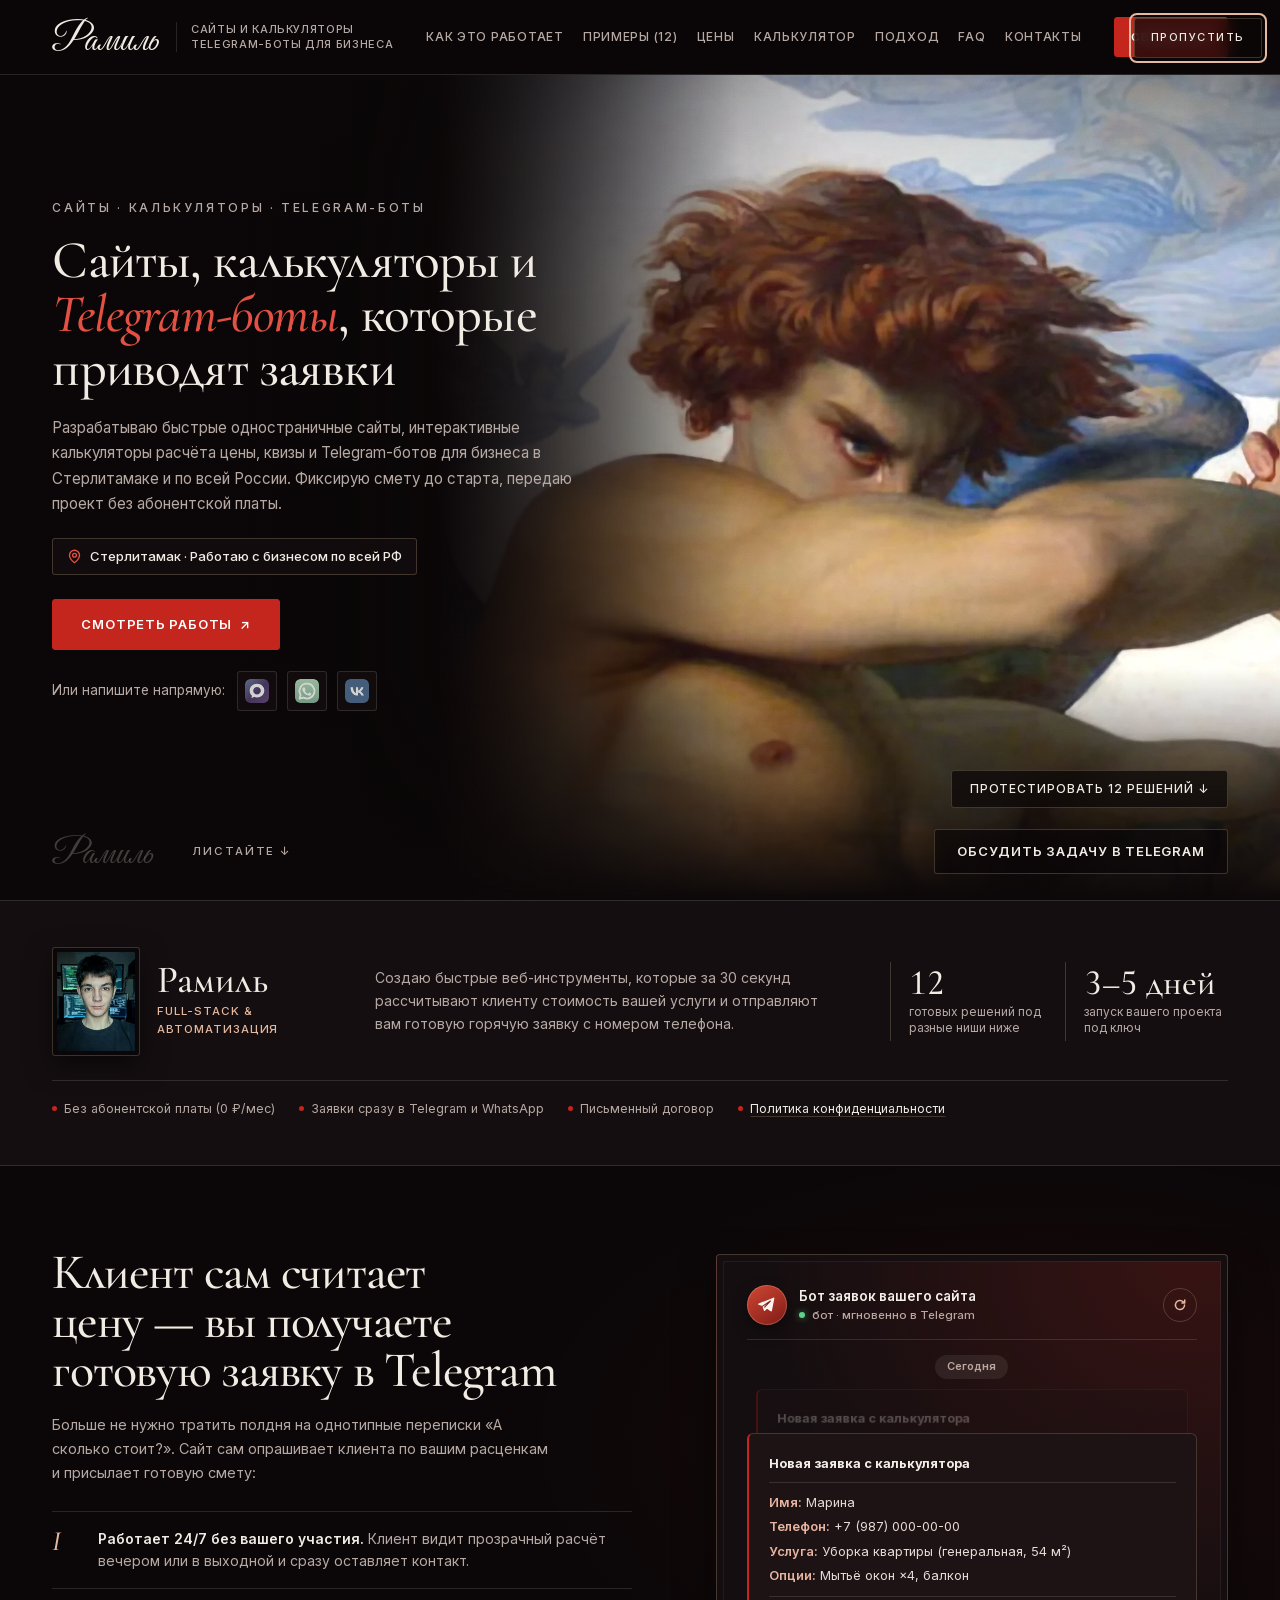
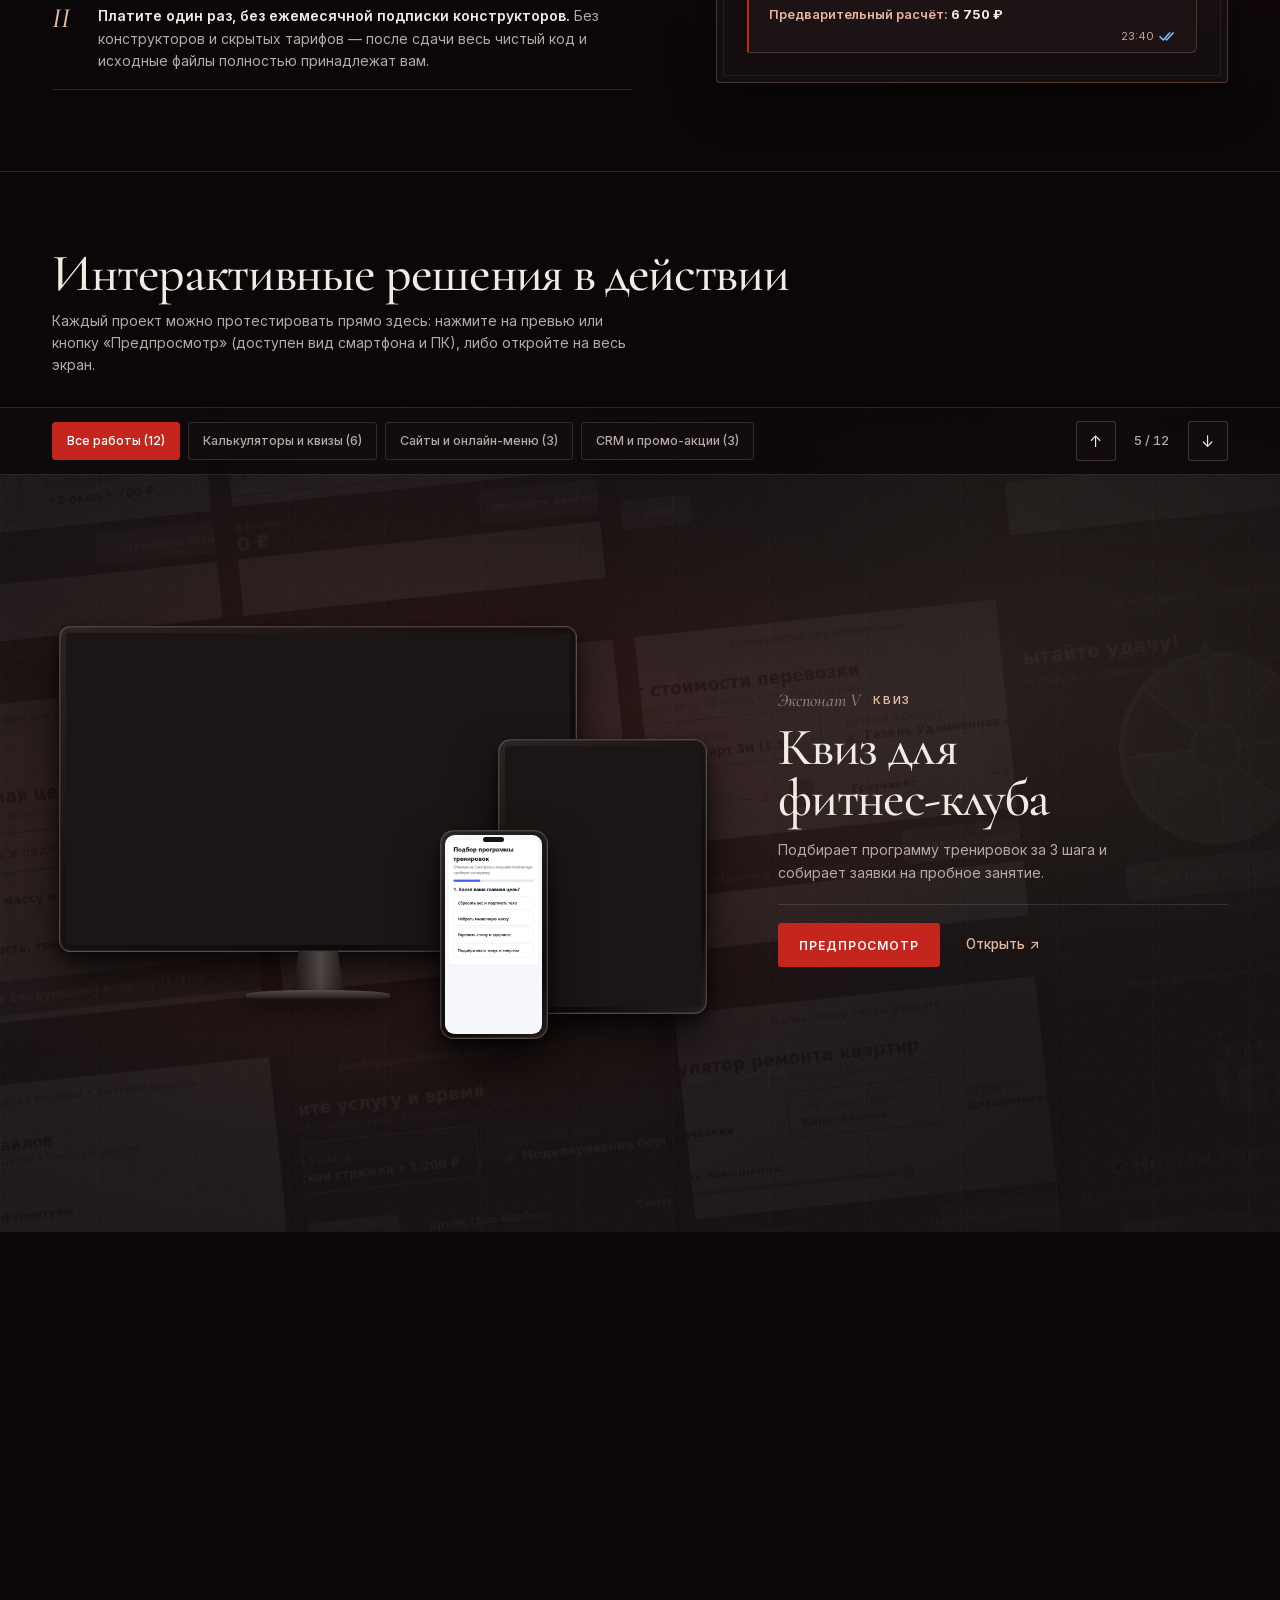
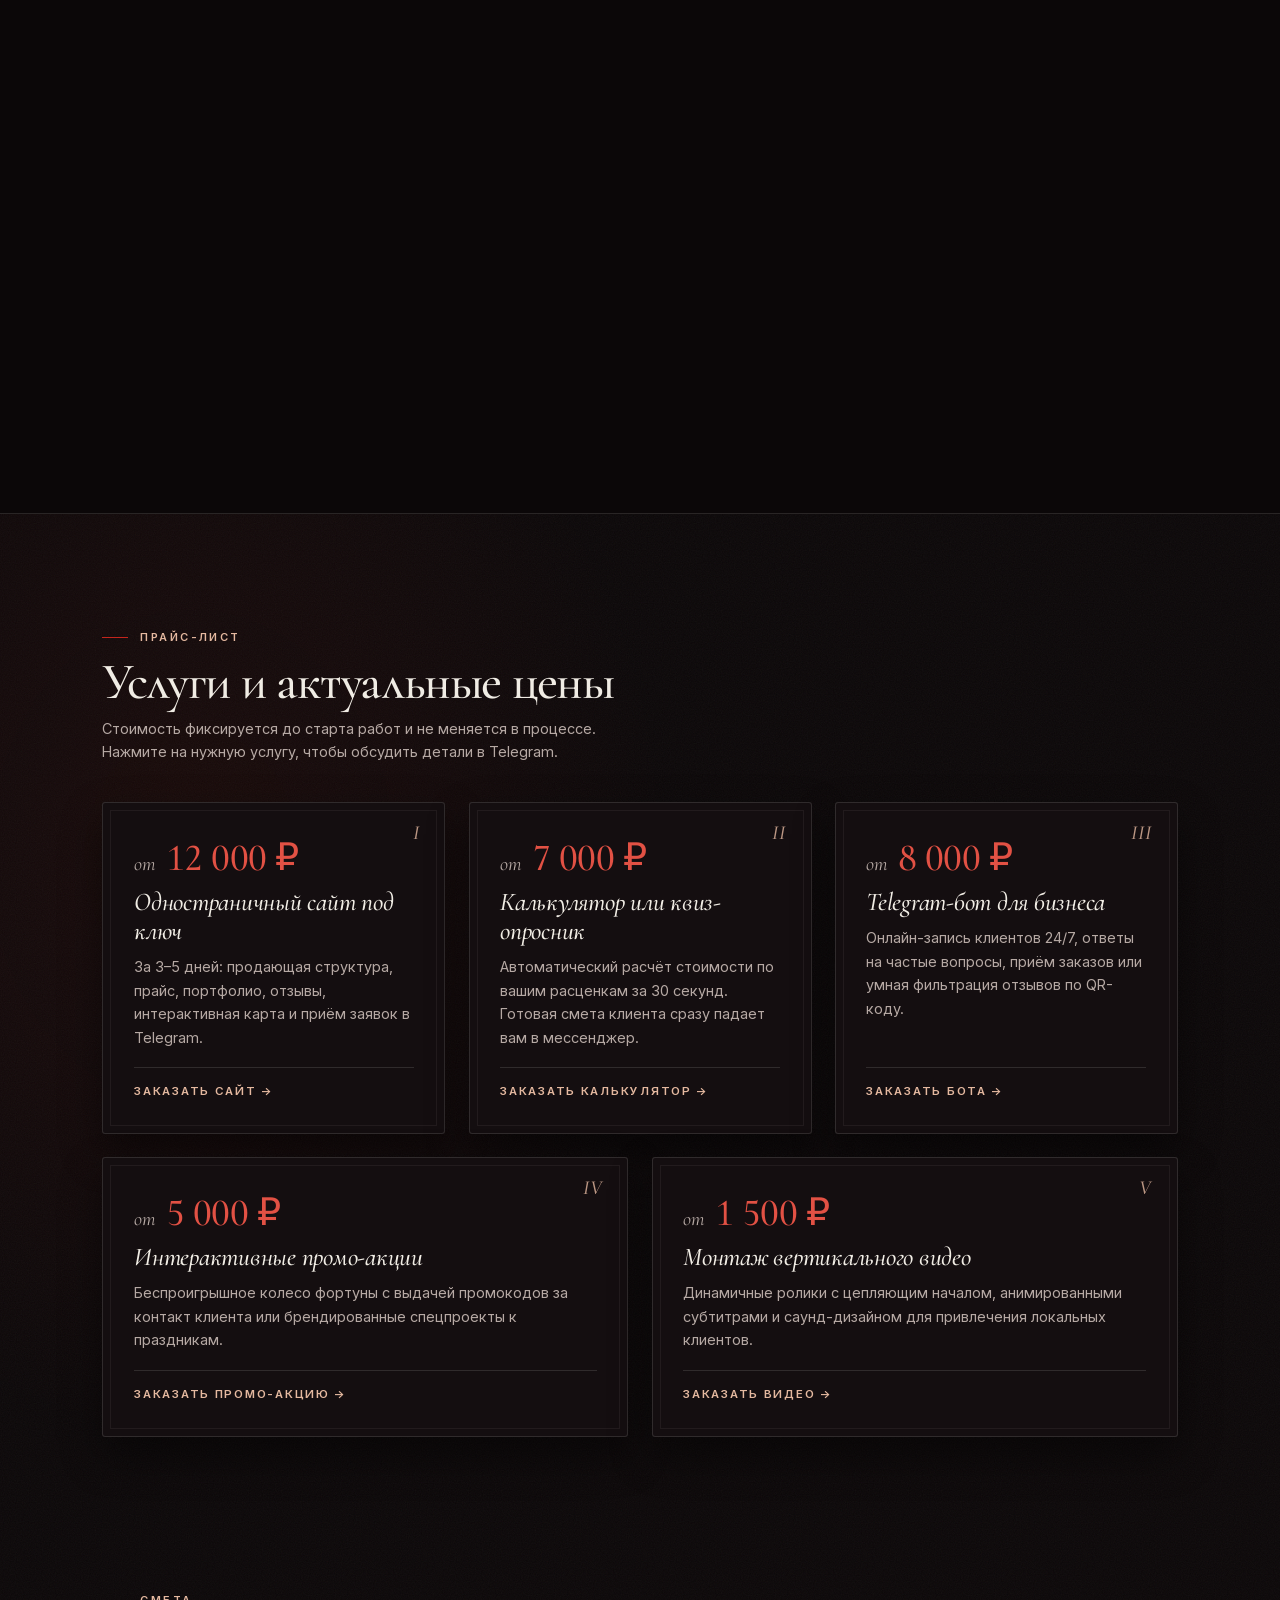
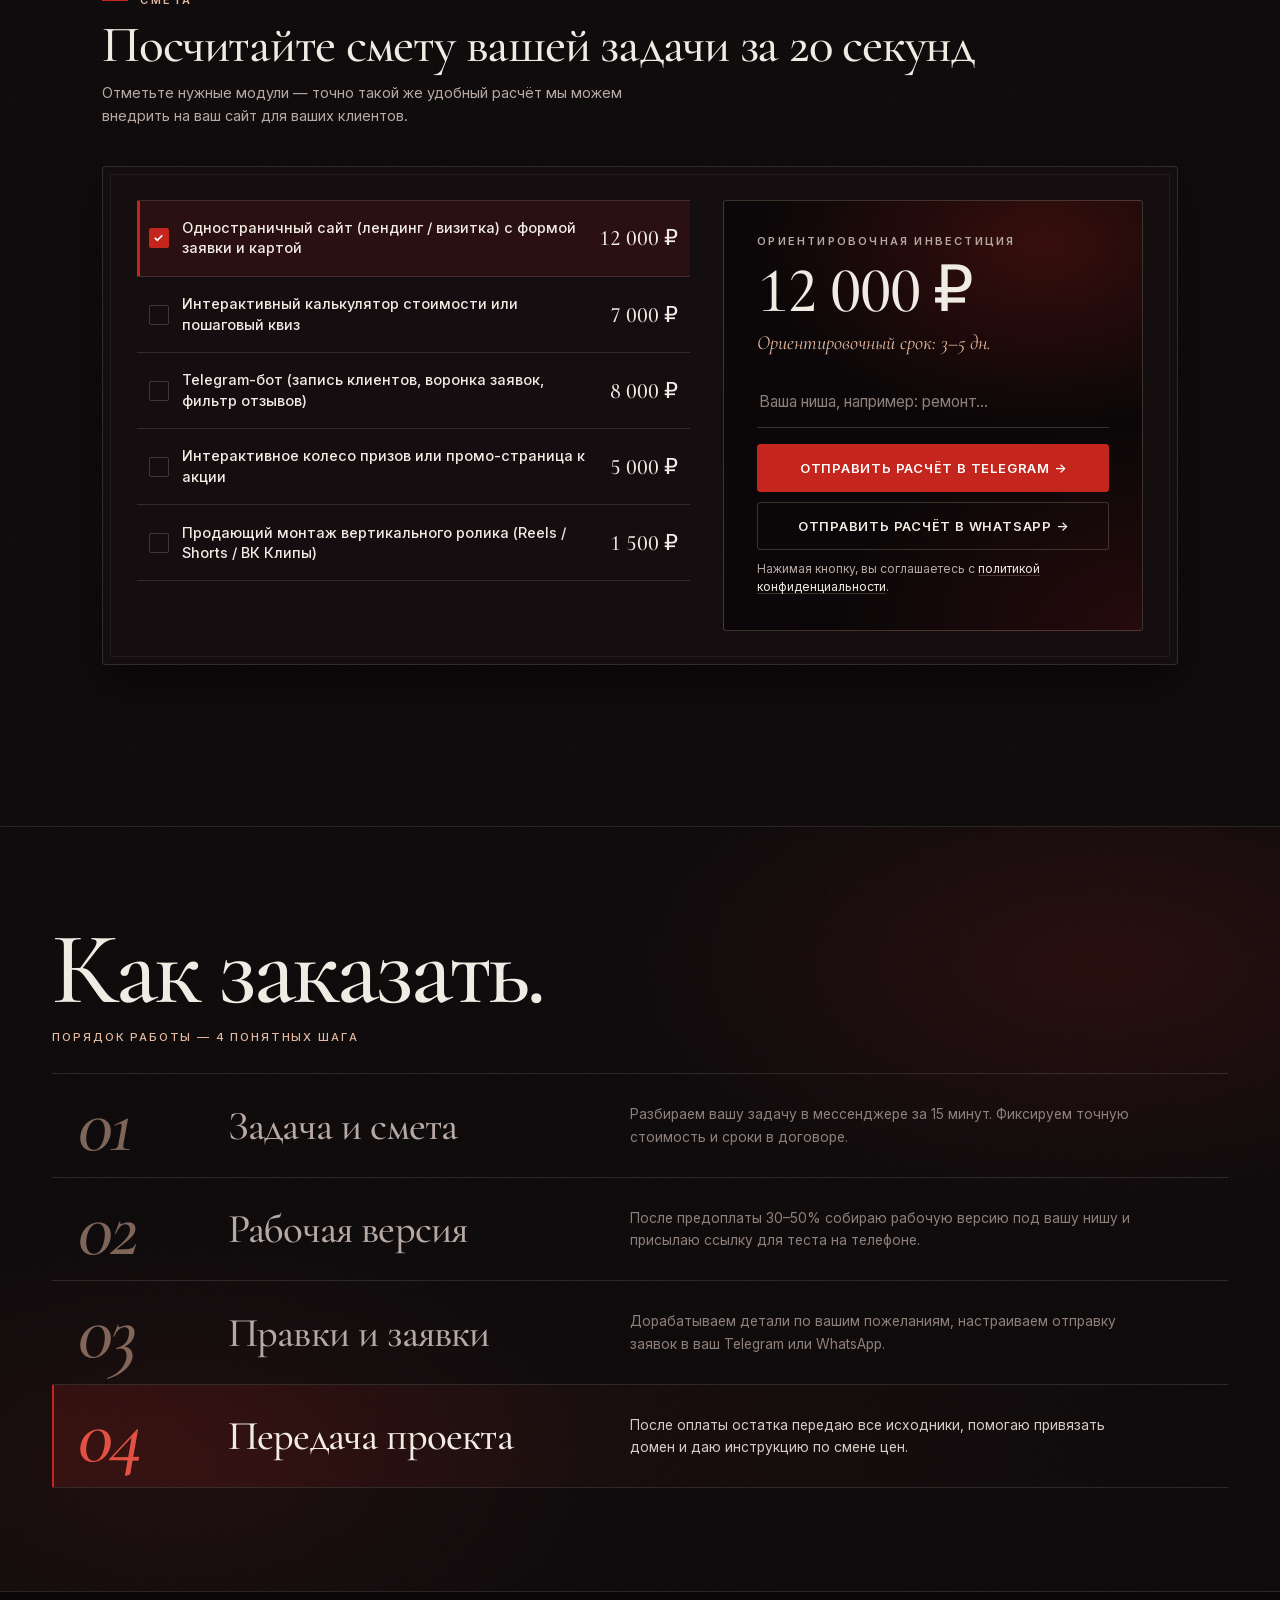
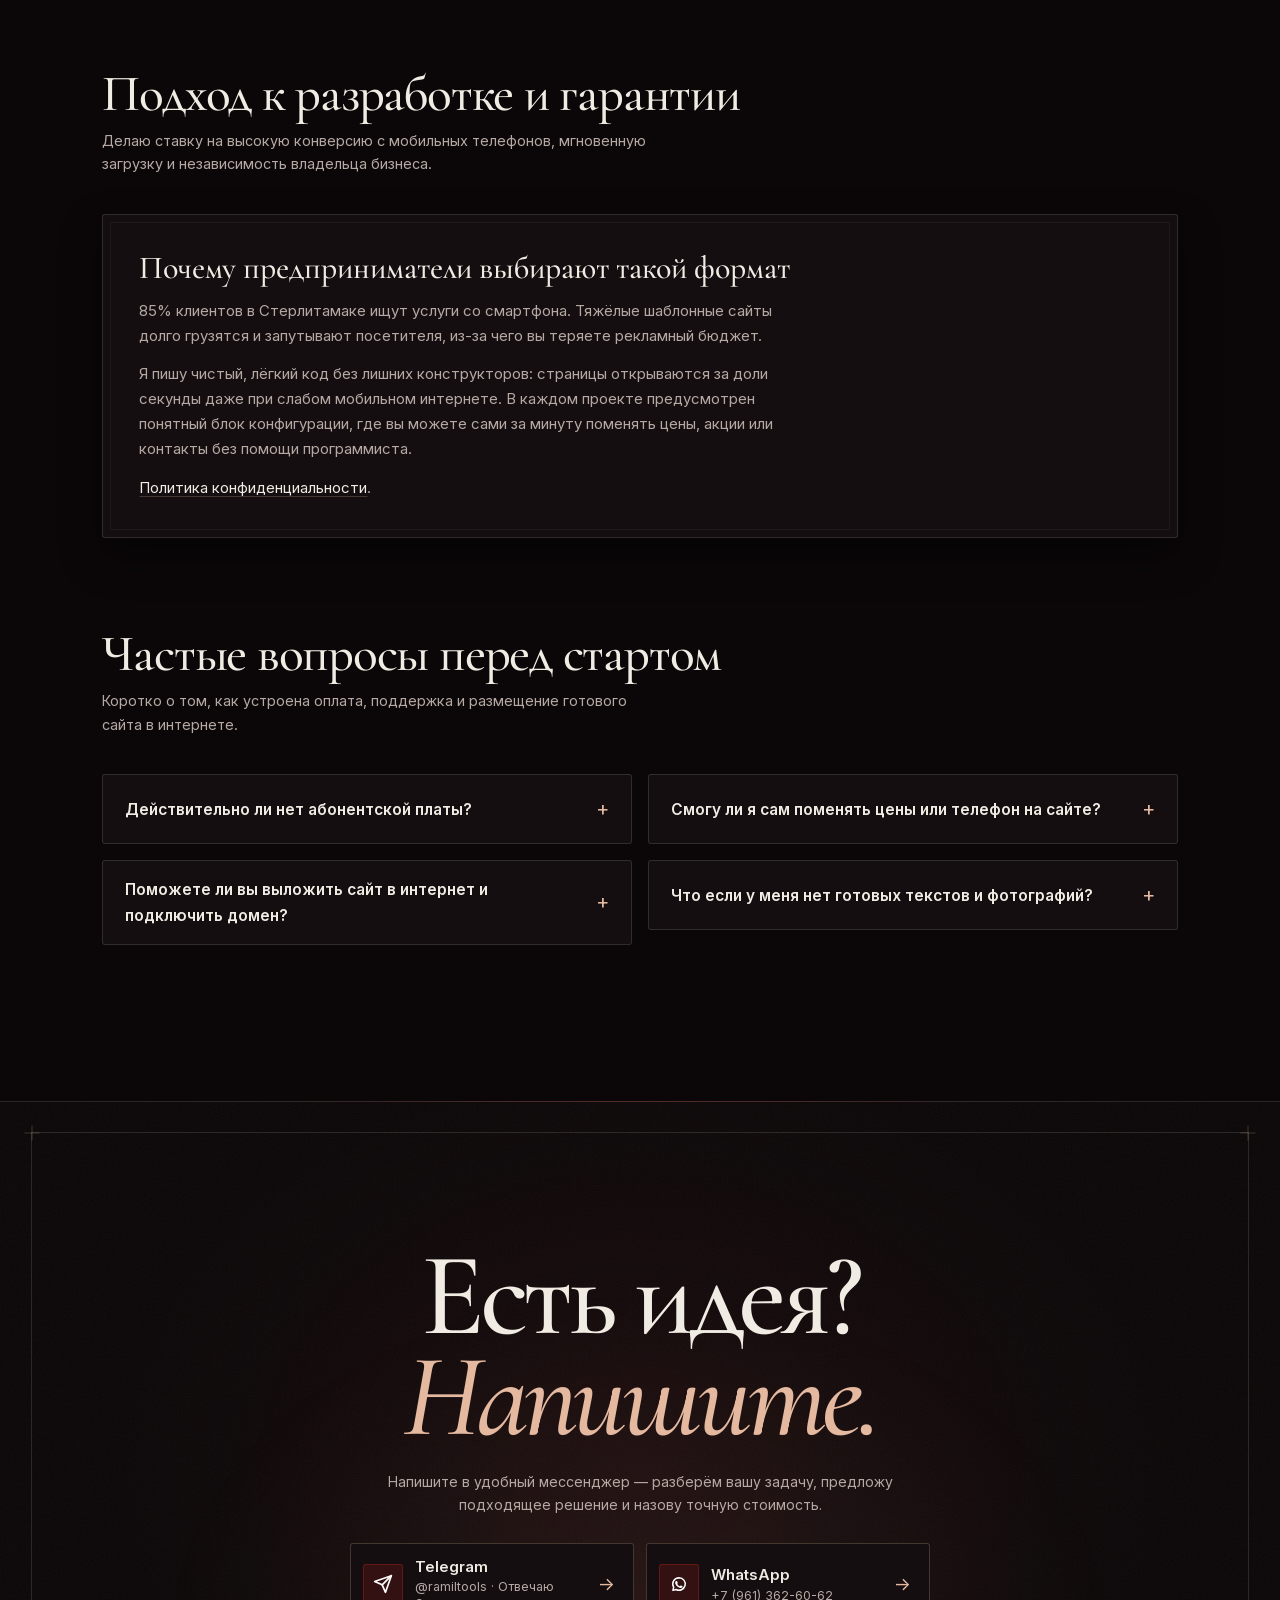
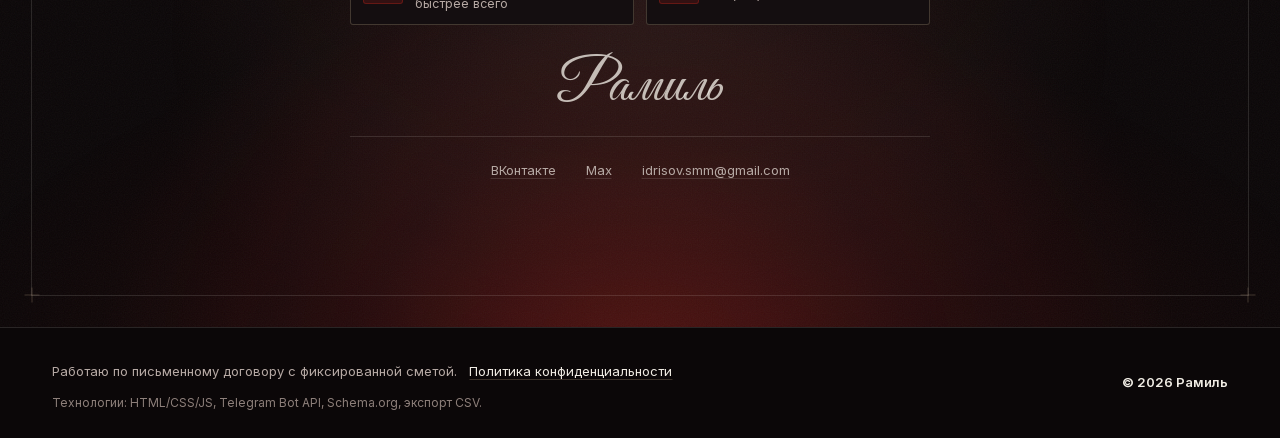
<file: index.html>
<!doctype html>
<html lang="ru">
<head>
  <meta charset="utf-8">
  <meta name="viewport" content="width=device-width, initial-scale=1, viewport-fit=cover">
  <title>Рамиль — Разработка сайтов, калькуляторов и Telegram-ботов для бизнеса</title>
  <meta name="description" content="Разработка продающих сайтов, интерактивных калькуляторов, квизов и Telegram-ботов для бизнеса в Стерлитамаке и по всей России. Заявки напрямую в Telegram, 0 ₽ абонплаты.">
  <meta name="theme-color" content="#0B0708">
  <link rel="preload" as="image" href="assets/hero-hd.webp" fetchpriority="high">

  <link rel="icon" type="image/svg+xml" href="favicon.svg">
  <link rel="alternate icon" href="favicon.ico">
  <link rel="canonical" href="https://ramil-tools.ru/">

  <!-- Open Graph / Превью в Telegram, WhatsApp, VK -->
  <meta property="og:type" content="website">
  <meta property="og:site_name" content="Рамиль — Веб-разработка для бизнеса">
  <meta property="og:title" content="Рамиль — Сайты, калькуляторы и Telegram-боты под ключ">
  <meta property="og:description" content="Инструменты для роста заявок малого бизнеса: сайты, калькуляторы расчёта цены, квизы и Telegram-боты. 0 ₽ абонплаты.">
  <meta property="og:url" content="https://ramil-tools.ru/">
  <meta property="og:image" content="https://ramil-tools.ru/og-cover.jpg">
  <meta property="og:image:width" content="1200">
  <meta property="og:image:height" content="630">
  <meta property="og:image:alt" content="Рамиль — сайты, калькуляторы и Telegram-боты, которые приводят заявки">
  <meta name="twitter:card" content="summary_large_image">
  <meta name="twitter:title" content="Рамиль — Сайты, калькуляторы и Telegram-боты для бизнеса">
  <meta name="twitter:description" content="Делаю одностраничные сайты, интерактивные калькуляторы, квизы и Telegram-боты для малого бизнеса.">
  <meta name="twitter:image" content="https://ramil-tools.ru/og-cover.jpg">

  <!-- Микроразметка Schema.org -->
  <script type="application/ld+json" id="serviceSchema">
  {
    "@context": "https://schema.org",
    "@type": "ProfessionalService",
    "name": "Рамиль — Разработка сайтов и Telegram-ботов",
    "image": "https://ramil-tools.ru/photo_2026-11-05_17-56-09.jpg",
    "url": "https://ramil-tools.ru/",
    "telephone": "+79613626062",
    "areaServed": ["Стерлитамак", "Республика Башкортостан", "Россия"],
    "sameAs": ["https://t.me/ramiltools"],
    "email": "idrisov.smm@gmail.com",
    "address": {
      "@type": "PostalAddress",
      "addressLocality": "Стерлитамак",
      "addressRegion": "Республика Башкортостан",
      "addressCountry": "RU"
    },
    "priceRange": "1500 - 35000 RUB"
  }
  </script>

  <!-- Исключаем вспышку Hero до старта вступления при первом визите -->
  <script>
    try {
      if (!matchMedia("(prefers-reduced-motion: reduce)").matches && sessionStorage.getItem("padenie-intro-seen") !== "1") {
        document.documentElement.classList.add("is-intro-pending");
      }
    } catch {}
  </script>

  <link rel="stylesheet" href="museum-base.css">
  <link rel="stylesheet" href="hero.css">
  <link rel="stylesheet" href="portfolio.css">
  <link rel="stylesheet" href="pricing.css">
  <link rel="stylesheet" href="closing.css">
  <link rel="stylesheet" href="assets/fallen-intro.css">
</head>
<body>
  <a class="skip-link" href="#main-content">Перейти к содержимому</a>

  <div class="fallen-intro" id="fallenIntro" aria-hidden="true" hidden>
    <img class="fallen-intro__poster" id="fallenPoster" src="assets/fall-poster.webp" alt="" decoding="async">
    <video id="fallenClip" muted playsinline preload="none" disablepictureinpicture></video>
  </div>
  <div class="fallen-mist" id="fallenMist" aria-hidden="true" hidden>
    <div class="fallen-mist__veil"></div>
    <div class="fallen-mist__iris"></div>
  </div>
  <button class="fallen-control fallen-control--skip" id="fallenSkip" data-goal="intro_skip" type="button" hidden>Пропустить</button>

  <!-- Навигация -->
  <header class="site-header">
    <div class="nav-bar">
      <a href="#" class="logo">
        <span id="navName">Рамиль</span>
        <span class="logo-tagline">Сайты и калькуляторы<br>Telegram-боты для бизнеса</span>
      </a>
      <nav class="nav-links" aria-label="Основная навигация">
        <a href="#how-it-works">Как это работает</a>
        <a href="#portfolio">Примеры (12)</a>
        <a href="#services">Цены</a>
        <a href="#calc-section">Калькулятор</a>
        <a href="#about">Подход</a>
        <a href="#faq">FAQ</a>
        <a href="#contacts">Контакты</a>
      </nav>
      <div class="nav-right">
        <a class="btn sm" id="navCta" data-goal="tg_click" href="https://t.me/ramiltools" target="_blank" rel="noopener noreferrer">Связаться</a>
      </div>
    </div>
  </header>

  <main class="site-main" id="main-content">
    <!-- 1. Первый экран (Hero) -->
    <section class="hero" aria-labelledby="h1">
      <div class="fallen-screen" id="fallenHero">
        <picture class="fallen-picture">
          <source media="(max-width: 700px)" srcset="assets/hero-hd-mobile.webp" type="image/webp">
          <source srcset="assets/hero-hd.webp" type="image/webp">
          <img class="fallen-photo" id="fallenPhoto" src="assets/hero.jpg" width="1600" height="1200" fetchpriority="high" decoding="async" alt="Падший ангел прячет лицо за рукой, виден взгляд">
        </picture>
        <div class="fallen-shade" aria-hidden="true"></div>
        <div class="fallen-grain" aria-hidden="true"></div>
        <div class="fallen-copy">
          <p class="hero-kicker fallen-reveal" style="--d:0ms">Сайты · Калькуляторы · Telegram-боты</p>
          <h1 id="h1" class="fallen-reveal" style="--d:80ms">
            Сайты, калькуляторы и <span class="hero-title-product">Telegram-боты</span>, которые приводят заявки
          </h1>
          <p class="fallen-reveal lead" id="lead" style="--d:180ms">
            Разрабатываю быстрые одностраничные сайты, интерактивные калькуляторы расчёта цены, квизы и Telegram-ботов для бизнеса в Стерлитамаке и по всей России. Фиксирую смету до старта, передаю проект без абонентской платы.
          </p>
          <div class="fallen-reveal geo-tag" style="--d:240ms">
            <svg viewBox="0 0 24 24" fill="none" stroke="currentColor" stroke-width="2.2" stroke-linecap="round" stroke-linejoin="round" aria-hidden="true">
              <path d="M20 10c0 6-8 12-8 12s-8-6-8-12a8 8 0 0 1 16 0Z"/>
              <circle cx="12" cy="10" r="3"/>
            </svg>
            <span id="heroLocation">Стерлитамак · Работаю с бизнесом по всей РФ</span>
          </div>
          <div class="fallen-reveal hero-actions" style="--d:300ms">
            <a class="btn hero-work-button" href="#portfolio">Смотреть работы <span aria-hidden="true">↗</span></a>
          </div>
          <div class="fallen-reveal hero-quick-links" style="--d:360ms">
            <span>Или напишите напрямую:</span>
            <div class="social-icons">
              <a class="social-icon-link" id="contactMaxBtnHead" href="https://max.ru/u/f9LHodD0cOKUT9Qx7M8l7-z1B5b1mJChwpyNh470i044B4hqYtEhpy00MMc" target="_blank" rel="noopener noreferrer" title="Написать в Max" aria-label="Написать в Max">
                <svg viewBox="0 0 24 24" fill="none" aria-hidden="true">
                  <defs>
                    <linearGradient id="maxGrad" x1="0%" y1="0%" x2="100%" y2="100%">
                      <stop offset="0%" stop-color="#3b82f6"/>
                      <stop offset="52%" stop-color="#6d28d9"/>
                      <stop offset="100%" stop-color="#9333ea"/>
                    </linearGradient>
                  </defs>
                  <rect width="24" height="24" rx="5.5" fill="url(#maxGrad)"/>
                  <path fill-rule="evenodd" clip-rule="evenodd" d="M12 4.7C7.97 4.7 4.7 7.82 4.7 11.68c0 2.02.88 3.84 2.28 5.12-.12.78-.42 1.68-.48 1.85-.08.22.14.42.36.33.24-.1 1.44-.65 2.28-1.15.88.35 1.84.55 2.86.55 4.03 0 7.3-3.12 7.3-6.98S16.03 4.7 12 4.7Zm0 10.68c-2.12 0-3.84-1.66-3.84-3.7s1.72-3.7 3.84-3.7 3.84 1.66 3.84 3.7-1.72 3.7-3.84 3.7Z" fill="#ffffff"/>
                </svg>
              </a>
              <a class="social-icon-link" id="contactWaBtnHead" href="https://wa.me/79613626062" target="_blank" rel="noopener noreferrer" title="Написать в WhatsApp" aria-label="Написать в WhatsApp">
                <svg viewBox="0 0 24 24" fill="none" aria-hidden="true">
                  <defs>
                    <linearGradient id="waGrad" x1="50%" y1="0%" x2="50%" y2="100%">
                      <stop offset="0%" stop-color="#5bf675"/>
                      <stop offset="100%" stop-color="#25d366"/>
                    </linearGradient>
                  </defs>
                  <rect width="24" height="24" rx="5.5" fill="url(#waGrad)"/>
                  <g transform="translate(1.2, 1.2)">
                    <path d="M10.8 3.3a7.5 7.5 0 0 0-6.4 11.4l-1 3.7 3.8-1a7.5 7.5 0 1 0 3.6-14.1Z" stroke="#ffffff" stroke-width="1.75" stroke-linecap="round" stroke-linejoin="round"/>
                    <path d="M8.4 7.6c-.16-.36-.33-.37-.48-.37h-.4c-.15 0-.4.05-.6.28-.2.23-.76.75-.76 1.83s.78 2.12.89 2.27c.11.15 1.52 2.43 3.74 3.3 1.85.73 2.23.59 2.63.55.4-.04 1.3-.53 1.48-1.04.18-.51.18-.95.13-1.04-.05-.09-.2-.15-.42-.26l-1.26-.62c-.22-.11-.37-.16-.51.09-.14.22-.58.73-.71.88-.13.15-.26.17-.47.06-.22-.11-.93-.34-1.77-1.09-.66-.58-1.1-1.3-1.23-1.52-.13-.22-.02-.34.09-.45.1-.1.22-.25.33-.38.11-.13.15-.22.22-.37.07-.15.03-.28-.02-.38-.05-.1-.48-1.18-.66-1.61Z" fill="#ffffff"/>
                  </g>
                </svg>
              </a>
              <a class="social-icon-link" id="vk" href="https://vk.com/id449983999" target="_blank" rel="noopener noreferrer" title="Страница ВКонтакте" aria-label="Страница ВКонтакте">
                <svg viewBox="0 0 24 24" fill="none" aria-hidden="true">
                  <rect width="24" height="24" rx="5.5" fill="#0077FF"/>
                  <path d="M12.8 16.5c-4.5 0-7.1-3.1-7.2-8.3h2.3c.1 3.8 1.8 5.4 3.1 5.7V8.2h2.1v3.3c1.3-.1 2.6-1.6 3.1-3.3h2.1c-.4 2.1-1.8 3.6-2.8 4.2 1 .5 2.7 1.8 3.3 4.1h-2.3c-.5-1.6-1.8-2.8-3.5-3v3h-.2Z" fill="#ffffff"/>
                </svg>
              </a>
            </div>
          </div>
        </div>
        <a class="hero-demo-link fallen-reveal" style="--d:420ms" href="#portfolio">Протестировать 12 решений ↓</a>
        <div class="hero-footer fallen-reveal" style="--d:480ms">
          <span class="hero-signature" aria-hidden="true">Рамиль</span>
          <a class="hero-scroll" href="#how-it-works">Листайте <span aria-hidden="true">↓</span></a>
          <a class="btn hero-telegram" id="tg" data-goal="tg_click" href="https://t.me/ramiltools" target="_blank" rel="noopener noreferrer">Обсудить задачу в Telegram</a>
        </div>
        <button class="fallen-control" id="fallenReplay" type="button" hidden>Повторить вступление</button>
      </div>

      <div class="hero-profile">
        <aside class="hero-card hero-shell">
          <div class="profile-top">
            <div class="avatar-wrap">
              <img class="avatar" id="avatarImg" src="assets/avatar-192.webp" srcset="assets/avatar-192.webp 192w, assets/avatar-384.webp 384w" sizes="clamp(74px, calc(7.2vw - 8px), 100px)" width="192" height="192" decoding="async" alt="Рамиль — веб-разработчик">
            </div>
            <div>
              <h2 id="cardName">Рамиль</h2>
              <span class="profile-badge">Full-stack &amp; Автоматизация</span>
            </div>
          </div>
          <p class="profile-bio">
            Создаю быстрые веб-инструменты, которые за 30 секунд рассчитывают клиенту стоимость вашей услуги и отправляют вам готовую горячую заявку с номером телефона.
          </p>
          <div class="hero-stats">
            <div class="stat-box">
              <b>12</b>
              <small>готовых решений под разные ниши ниже</small>
            </div>
            <div class="stat-box">
              <b>3–5 дней</b>
              <small>запуск вашего проекта под ключ</small>
            </div>
          </div>
          <div class="hero-guarantees">
            <span>Без абонентской платы (0 ₽/мес)</span>
            <span>Заявки сразу в Telegram и WhatsApp</span>
            <span>Письменный договор</span>
            <span><a href="privacy.html">Политика конфиденциальности</a></span>
          </div>
        </aside>
      </div>
    </section>

    <!-- 2. Как приходят заявки -->
    <section id="how-it-works">
      <div class="tg-showcase hero-shell">
        <div>
          <h2>Клиент сам считает цену — вы получаете готовую заявку в Telegram</h2>
          <p class="tg-showcase-desc">
            Больше не нужно тратить полдня на однотипные переписки «А сколько стоит?». Сайт сам опрашивает клиента по вашим расценкам и присылает готовую смету:
          </p>
          <div class="tg-benefits">
            <div class="tg-benefit-item">
              <span class="tg-icon" aria-hidden="true">I</span>
              <div><b>Работает 24/7 без вашего участия.</b> Клиент видит прозрачный расчёт вечером или в выходной и сразу оставляет контакт.</div>
            </div>
            <div class="tg-benefit-item">
              <span class="tg-icon" aria-hidden="true">II</span>
              <div><b>Платите один раз, без ежемесячной подписки конструкторов.</b> Без конструкторов и скрытых тарифов — после сдачи весь чистый код и исходные файлы полностью принадлежат вам.</div>
            </div>
          </div>
        </div>

        <div class="tg-mock" id="tgMock" role="group" aria-label="Демонстрация уведомлений о заявках в Telegram">
          <div class="tg-mock-head">
            <span class="tg-avatar" aria-hidden="true"><svg viewBox="0 0 24 24" focusable="false"><path d="M20.9 3.3 3.2 10.1c-.8.3-.8 1.4 0 1.7l4.5 1.5 1.7 5.2c.2.6 1 .8 1.4.3l2.4-2.4 4.4 3.2c.6.4 1.4.1 1.5-.6l2.9-14.7c.2-.9-.7-1.7-1.5-1.3Z"/><path class="tg-plane-fold" d="m8 13.4 9.4-6.2-7 7.3"/></svg></span>
            <span class="tg-who">
              <b>Бот заявок вашего сайта</b>
              <small class="tg-status">
                <i aria-hidden="true"></i>
                <span class="tg-status-default">бот · мгновенно в Telegram</span>
                <span class="tg-status-typing">печатает…</span>
              </small>
            </span>
            <button class="tg-replay" type="button" hidden title="Показать ещё раз" aria-label="Показать анимацию заявки ещё раз">
              <svg viewBox="0 0 16 16" aria-hidden="true" focusable="false"><path d="M13.2 8A5.2 5.2 0 1 1 11.7 4.3M13.4 2.4v3.2h-3.2"/></svg>
            </button>
          </div>

          <div class="tg-push tg-push--1" aria-hidden="true">
            <span class="tg-push-icon"><svg viewBox="0 0 24 24" focusable="false"><path d="M20.9 3.3 3.2 10.1c-.8.3-.8 1.4 0 1.7l4.5 1.5 1.7 5.2c.2.6 1 .8 1.4.3l2.4-2.4 4.4 3.2c.6.4 1.4.1 1.5-.6l2.9-14.7c.2-.9-.7-1.7-1.5-1.3Z"/><path class="tg-plane-fold" d="m8 13.4 9.4-6.2-7 7.3"/></svg></span>
            <span class="tg-push-text">
              <span class="tg-push-top"><b>Заявки · ваш сайт</b><em>сейчас</em></span>
              <span class="tg-push-body"><b>Новая заявка · 28&nbsp;400&nbsp;₽</b><span>Андрей · Натяжной потолок, 24&nbsp;м²</span></span>
            </span>
          </div>
          <div class="tg-push tg-push--2" aria-hidden="true">
            <span class="tg-push-icon"><svg viewBox="0 0 24 24" focusable="false"><path d="M20.9 3.3 3.2 10.1c-.8.3-.8 1.4 0 1.7l4.5 1.5 1.7 5.2c.2.6 1 .8 1.4.3l2.4-2.4 4.4 3.2c.6.4 1.4.1 1.5-.6l2.9-14.7c.2-.9-.7-1.7-1.5-1.3Z"/><path class="tg-plane-fold" d="m8 13.4 9.4-6.2-7 7.3"/></svg></span>
            <span class="tg-push-text">
              <span class="tg-push-top"><b>Заявки · ваш сайт</b><em>сейчас</em></span>
              <span class="tg-push-body"><b>Новая заявка · 6&nbsp;750&nbsp;₽</b><span>Марина · Уборка квартиры, 54&nbsp;м²</span></span>
            </span>
          </div>

          <div class="tg-chat">
            <div class="tg-date">Сегодня</div>
            <div class="tg-stack">
              <div class="tg-skeleton" aria-hidden="true">
                <span></span><span></span><span></span><span></span><span></span>
              </div>
              <div class="tg-bubble tg-bubble--1">
                <div class="tg-bubble-title">Новая заявка с калькулятора</div>
                <div class="tg-bubble-fields">
                  <div><b>Имя:</b> Андрей</div>
                  <div><b>Телефон:</b> +7 (917) 000-00-00</div>
                  <div><b>Услуга:</b> Натяжной потолок (матовый, 24 м²)</div>
                  <div><b>Опции:</b> Точечные светильники ×6, скрытый карниз 3 м</div>
                  <div class="tg-total"><b>Предварительный расчёт:</b> <span class="tg-sum" data-sum="28400">28&nbsp;400&nbsp;₽</span></div>
                </div>
                <div class="tg-meta"><time>21:47</time><svg class="tg-checks" viewBox="0 0 18 11" aria-hidden="true" focusable="false"><path class="tg-check-1" pathLength="1" d="M1.2 5.9 4.5 9.2 11.2 1.7"/><path class="tg-check-2" pathLength="1" d="M7.2 8.4 8 9.2 14.9 1.7"/></svg></div>
              </div>
              <div class="tg-bubble tg-bubble--2" aria-hidden="true">
                <div class="tg-bubble-title">Новая заявка с калькулятора</div>
                <div class="tg-bubble-fields">
                  <div><b>Имя:</b> Марина</div>
                  <div><b>Телефон:</b> +7 (987) 000-00-00</div>
                  <div><b>Услуга:</b> Уборка квартиры (генеральная, 54 м²)</div>
                  <div><b>Опции:</b> Мытьё окон ×4, балкон</div>
                  <div class="tg-total"><b>Предварительный расчёт:</b> <span class="tg-sum" data-sum="6750">6&nbsp;750&nbsp;₽</span></div>
                </div>
                <div class="tg-meta"><time>23:40</time><svg class="tg-checks" viewBox="0 0 18 11" aria-hidden="true" focusable="false"><path class="tg-check-1" pathLength="1" d="M1.2 5.9 4.5 9.2 11.2 1.7"/><path class="tg-check-2" pathLength="1" d="M7.2 8.4 8 9.2 14.9 1.7"/></svg></div>
              </div>
            </div>
          </div>
        </div>
      </div>
    </section>

    <!-- 3. Портфолио проектов -->
    <section id="portfolio" aria-labelledby="portfolioTitle">
      <div class="sec-head portfolio-heading portfolio-width">
        <div>
          <h2 id="portfolioTitle">Интерактивные решения в действии</h2>
          <p>Каждый проект можно протестировать прямо здесь: нажмите на превью или кнопку «Предпросмотр» (доступен вид смартфона и ПК), либо откройте на весь экран.</p>
        </div>
      </div>
      <div class="portfolio-track">
        <div class="portfolio-stage" data-tone="calc">
          <div class="portfolio-mosaic" aria-hidden="true"></div>
          <div class="portfolio-toolbar portfolio-width">
            <div class="filter-bar" id="filterBar">
              <button class="filter-btn active" type="button" data-cat="all">Все работы</button>
              <button class="filter-btn" type="button" data-cat="calc">Калькуляторы и квизы</button>
              <button class="filter-btn" type="button" data-cat="site">Сайты и онлайн-меню</button>
              <button class="filter-btn" type="button" data-cat="promo">CRM и промо-акции</button>
            </div>
            <div class="portfolio-pager" role="group" aria-label="Переключение проектов" hidden>
              <button type="button" aria-label="Предыдущий проект">↑</button>
              <output aria-label="Текущий проект" aria-live="polite"></output>
              <button type="button" aria-label="Следующий проект">↓</button>
            </div>
          </div>
          <div class="grid portfolio-width" id="projectsGrid"></div>
        </div>
      </div>
    </section>

    <!-- 4. Услуги и цены + 5. Калькулятор сметы -->
    <div class="pricing-band">
      <div class="wrap">
        <section id="services">
          <div class="sec-head">
            <div>
              <h2>Услуги и актуальные цены</h2>
              <p>Стоимость фиксируется до старта работ и не меняется в процессе. Нажмите на нужную услугу, чтобы обсудить детали в Telegram.</p>
            </div>
          </div>
          <div class="price-grid" id="servicesGrid"></div>
        </section>

        <section id="calc-section">
          <div class="sec-head">
            <div>
              <h2>Посчитайте смету вашей задачи за 20 секунд</h2>
              <p>Отметьте нужные модули — точно такой же удобный расчёт мы можем внедрить на ваш сайт для ваших клиентов.</p>
            </div>
          </div>

          <div class="estimator-card">
            <div class="est-options" id="estList"></div>
            <div class="est-total-panel">
              <div>
                <span class="est-label">Ориентировочная инвестиция</span>
                <div class="est-sum" id="estSum">12 000 ₽</div>
                <div class="est-term" id="estTerm">Ориентировочный срок: 3–5 дн.</div>
              </div>
              <form id="estForm">
                <input type="text" class="est-input" id="estBusiness" name="business" autocomplete="off" placeholder="Ваша ниша, например: ремонт…" aria-label="Ваша сфера бизнеса">
                <div class="est-btn-group">
                  <button type="button" class="btn" id="estSendBtn" data-goal="calc_send_tg" aria-describedby="estPrivacyNote">Отправить расчёт в Telegram →</button>
                  <button type="button" class="btn btn-wa" id="estSendWaBtn" data-goal="calc_send_wa" aria-describedby="estPrivacyNote">Отправить расчёт в WhatsApp →</button>
                </div>
                <p class="privacy-note" id="estPrivacyNote">Нажимая кнопку, вы соглашаетесь с <a href="privacy.html">политикой конфиденциальности</a>.</p>
              </form>
            </div>
          </div>
        </section>
      </div>
    </div>

    <!-- 6. Как заказать, Подход, FAQ, Контакты -->
    <div class="closing-dark">
      <section id="about" class="order-section" aria-labelledby="orderTitle">
        <div class="order-scene">
          <div class="order-width">
            <h2 class="order-heading" id="orderTitle">Как заказать.</h2>
            <h3 class="order-steps-title" id="orderStepsTitle">Порядок работы — 4 понятных шага</h3>
            <ol class="steps-list" aria-labelledby="orderStepsTitle">
              <li class="is-current">
                <span class="step-badge" aria-hidden="true">01</span>
                <span class="order-step-name">Задача и смета</span>
                <p class="order-step-description">Разбираем вашу задачу в мессенджере за 15 минут. Фиксируем точную стоимость и сроки в договоре.</p>
              </li>
              <li>
                <span class="step-badge" aria-hidden="true">02</span>
                <span class="order-step-name">Рабочая версия</span>
                <p class="order-step-description">После предоплаты 30–50% собираю рабочую версию под вашу нишу и присылаю ссылку для теста на телефоне.</p>
              </li>
              <li>
                <span class="step-badge" aria-hidden="true">03</span>
                <span class="order-step-name">Правки и заявки</span>
                <p class="order-step-description">Дорабатываем детали по вашим пожеланиям, настраиваем отправку заявок в ваш Telegram или WhatsApp.</p>
              </li>
              <li>
                <span class="step-badge" aria-hidden="true">04</span>
                <span class="order-step-name">Передача проекта</span>
                <p class="order-step-description">После оплаты остатка передаю все исходники, помогаю привязать домен и даю инструкцию по смене цен.</p>
              </li>
            </ol>
          </div>
        </div>

        <div class="wrap about-content">
          <div class="sec-head">
            <div>
              <h2>Подход к разработке и гарантии</h2>
              <p>Делаю ставку на высокую конверсию с мобильных телефонов, мгновенную загрузку и независимость владельца бизнеса.</p>
            </div>
          </div>

          <div class="about-grid">
            <div class="box-card">
              <h3>Почему предприниматели выбирают такой формат</h3>
              <p>
                85% клиентов в Стерлитамаке ищут услуги со смартфона. Тяжёлые шаблонные сайты долго грузятся и запутывают посетителя, из-за чего вы теряете рекламный бюджет.
              </p>
              <p>
                Я пишу чистый, лёгкий код без лишних конструкторов: страницы открываются за доли секунды даже при слабом мобильном интернете. В каждом проекте предусмотрен понятный блок конфигурации, где вы можете сами за минуту поменять цены, акции или контакты без помощи программиста.
              </p>
              <p><a href="privacy.html">Политика конфиденциальности</a>.</p>
            </div>
          </div>
        </div>
      </section>

      <div class="wrap closing-support">
        <section id="faq">
          <div class="sec-head">
            <div>
              <h2>Частые вопросы перед стартом</h2>
              <p>Коротко о том, как устроена оплата, поддержка и размещение готового сайта в интернете.</p>
            </div>
          </div>

          <div class="faq-list">
            <details class="faq-item">
              <summary>Действительно ли нет абонентской платы?</summary>
              <p>Да. Я не использую платные конструкторы вроде Tilda, где нужно платить по 750–1500 ₽ каждый месяц. Вы оплачиваете разработку один раз и получаете все исходные файлы. Единственный возможный расход — доменное имя (.ru) около 200–500 ₽ раз в год.</p>
            </details>

            <details class="faq-item">
              <summary>Смогу ли я сам поменять цены или телефон на сайте?</summary>
              <p>Конечно. Вверху каждого файла вынесен понятный блок настроек (CONFIG), где все цены, названия услуг и контакты написаны обычным русским текстом. Плюс я записываю короткую памятку.</p>
            </details>

            <details class="faq-item">
              <summary>Поможете ли вы выложить сайт в интернет и подключить домен?</summary>
              <p>Да, я полностью помогаю с публикацией проекта на быстрый бесплатный хостинг, подключением SSL-сертификата безопасности (HTTPS) и привязкой вашего домена.</p>
            </details>

            <details class="faq-item">
              <summary>Что если у меня нет готовых текстов и фотографий?</summary>
              <p>Не проблема. Я сам составлю продающую структуру и тексты под вашу нишу на основе 3–5 вопросов о вашем бизнесе, а также подберу качественную графику и иконки.</p>
            </details>
          </div>
        </section>
      </div>

      <!-- 10. Контакты -->
      <section id="contacts" class="final-contact" aria-labelledby="contactTitle">
        <div class="final-contact__aura" aria-hidden="true"></div>
        <div class="contact-frame" aria-hidden="true">
          <span class="contact-frame__corner" style="--x:0%;--y:0%"></span>
          <span class="contact-frame__corner" style="--x:100%;--y:0%"></span>
          <span class="contact-frame__corner" style="--x:0%;--y:100%"></span>
          <span class="contact-frame__corner" style="--x:100%;--y:100%"></span>
        </div>

        <div class="final-contact__center">
          <h2 class="final-contact__title" id="contactTitle"><span>Есть идея?</span> <span>Напишите.</span></h2>
          <p class="final-contact__lead">Напишите в удобный мессенджер — разберём вашу задачу, предложу подходящее решение и назову точную стоимость.</p>
          <div class="contact-primary-links">
            <a class="contact-item contact-primary" id="contactTgRow" data-goal="tg_click" href="https://t.me/ramiltools" target="_blank" rel="noopener noreferrer">
              <div class="contact-item-left">
                <div class="contact-brand-icon tg-brand">
                  <svg viewBox="0 0 24 24" fill="none" stroke="#ffffff" stroke-width="2" stroke-linecap="round" stroke-linejoin="round" aria-hidden="true">
                    <path d="m22 2-7 20-4-9-9-4Z"/>
                    <path d="M22 2 11 13"/>
                  </svg>
                </div>
                <div class="contact-text-wrap">
                  <span class="contact-name" id="contactTgLabel">Telegram</span>
                  <span class="contact-sub">@ramiltools · Отвечаю быстрее всего</span>
                </div>
              </div>
              <span class="contact-item-arrow" aria-hidden="true">→</span>
            </a>
            <a class="contact-item contact-primary" id="contactWaRow" data-goal="wa_click" href="https://wa.me/79613626062" target="_blank" rel="noopener noreferrer">
              <div class="contact-item-left">
                <div class="contact-brand-icon wa-brand">
                  <svg viewBox="0 0 24 24" fill="none" aria-hidden="true">
                    <g transform="translate(1.2, 1.2)">
                      <path d="M10.8 3.3a7.5 7.5 0 0 0-6.4 11.4l-1 3.7 3.8-1a7.5 7.5 0 1 0 3.6-14.1Z" stroke="#ffffff" stroke-width="1.75" stroke-linecap="round" stroke-linejoin="round"/>
                      <path d="M8.4 7.6c-.16-.36-.33-.37-.48-.37h-.4c-.15 0-.4.05-.6.28-.2.23-.76.75-.76 1.83s.78 2.12.89 2.27c.11.15 1.52 2.43 3.74 3.3 1.85.73 2.23.59 2.63.55.4-.04 1.3-.53 1.48-1.04.18-.51.18-.95.13-1.04-.05-.09-.2-.15-.42-.26l-1.26-.62c-.22-.11-.37-.16-.51.09-.14.22-.58.73-.71.88-.13.15-.26.17-.47.06-.22-.11-.93-.34-1.77-1.09-.66-.58-1.1-1.3-1.23-1.52-.13-.22-.02-.34.09-.45.1-.1.22-.25.33-.38.11-.13.15-.22.22-.37.07-.15.03-.28-.02-.38-.05-.1-.48-1.18-.66-1.61Z" fill="#ffffff"/>
                    </g>
                  </svg>
                </div>
                <div class="contact-text-wrap">
                  <span class="contact-name" id="contactWaLabel">WhatsApp</span>
                  <span class="contact-sub">+7 (961) 362-60-62</span>
                </div>
              </div>
              <span class="contact-item-arrow" aria-hidden="true">→</span>
            </a>
          </div>
          <span class="contact-signature" aria-hidden="true">Рамиль</span>
        </div>

        <div class="final-contact__channels">
          <a id="contactVkRow" data-goal="vk_click" href="https://vk.com/id449983999" target="_blank" rel="noopener noreferrer"><span id="contactVkLabel">ВКонтакте</span></a>
          <a id="contactMaxRow" data-goal="max_click" href="https://max.ru/u/f9LHodD0cOKUT9Qx7M8l7-z1B5b1mJChwpyNh470i044B4hqYtEhpy00MMc" target="_blank" rel="noopener noreferrer"><span id="contactMaxLabel">Max</span></a>
          <a id="contactMailRow" data-goal="email_copy" href="mailto:idrisov.smm@gmail.com" title="Скопировать адрес и открыть почту"><span id="contactMailLabel">idrisov.smm@gmail.com</span></a>
        </div>
      </section>
    </div>
  </main>

  <!-- Подвал (снаружи <main> по стандарту HTML5) -->
  <footer class="site-footer">
    <div class="site-footer__inner">
      <div class="footer-note">
        Работаю по письменному договору с фиксированной сметой.
        <a href="privacy.html">Политика конфиденциальности</a>
        <p class="footer-tech" id="skills">Технологии: HTML/CSS/JS, Telegram Bot API, Schema.org, экспорт CSV.</p>
      </div>
      <div class="footer-copy">
        © <span id="yearNow">2026</span> <span id="footerName">Рамиль</span>
      </div>
    </div>
  </footer>

  <!-- Модальное окно живого предпросмотра проектов -->
  <div class="modal-backdrop" id="previewModal" role="dialog" aria-modal="true" aria-labelledby="modalTitle" aria-describedby="modalDemoLabel" hidden>
    <div class="modal-box" id="modalBox">
      <div class="modal-spinner" id="modalSpinner"></div>
      <div class="modal-head">
        <div class="modal-heading">
          <b id="modalTitle">Предпросмотр</b>
          <span id="modalDemoLabel">Демо-проект</span>
        </div>
        <div class="modal-actions">
          <button class="btn alt sm" id="modalViewportBtn" type="button" title="Переключить вид Смартфон / ПК">Вид ПК</button>
          <a class="btn sm" id="modalOpenFull" data-goal="demo_open_new_tab" href="#" target="_blank" rel="noopener noreferrer">На весь экран ↗</a>
          <button class="btn alt sm" id="modalCloseBtn" type="button" aria-label="Закрыть предпросмотр">✕</button>
        </div>
      </div>
      <iframe
        class="modal-iframe"
        id="modalFrame"
        src="about:blank"
        sandbox="allow-scripts allow-forms allow-popups allow-downloads"
        title="Интерактивный пример проекта"></iframe>
      <span tabindex="0" class="sr-only" id="modalEndGuard"></span>
    </div>
  </div>

  <div class="toast" id="toast" role="status" aria-live="polite">Почта скопирована</div>

  <script>
    // =========================================================================
    // 1. БЛОК НАСТРОЕК (ВСЕ ДАННЫЕ В ОДНОМ МЕСТЕ)
    // =========================================================================
    const CONFIG = {
      name: "Рамиль",
      initials: "РИ",
      location: "Стерлитамак · Работаю с бизнесом по всей РФ",
      telegram: "ramiltools",
      whatsapp: "79613626062",
      whatsappLabel: "WhatsApp",
      max: "https://max.ru/u/f9LHodD0cOKUT9Qx7M8l7-z1B5b1mJChwpyNh470i044B4hqYtEhpy00MMc",
      maxLabel: "Max",
      vk: "https://vk.com/id449983999"
    };

    const SERVICES_DATA = [
      {
        title: "Одностраничный сайт под ключ",
        calcName: "Одностраничный сайт (лендинг / визитка) с формой заявки и картой",
        price: 12000,
        days: 3,
        defaultOn: true,
        desc: "За 3–5 дней: продающая структура, прайс, портфолио, отзывы, интерактивная карта и приём заявок в Telegram.",
        ctaText: "Заказать сайт →"
      },
      {
        title: "Калькулятор или квиз-опросник",
        calcName: "Интерактивный калькулятор стоимости или пошаговый квиз",
        price: 7000,
        days: 2,
        defaultOn: false,
        desc: "Автоматический расчёт стоимости по вашим расценкам за 30 секунд. Готовая смета клиента сразу падает вам в мессенджер.",
        ctaText: "Заказать калькулятор →"
      },
      {
        title: "Telegram-бот для бизнеса",
        calcName: "Telegram-бот (запись клиентов, воронка заявок, фильтр отзывов)",
        price: 8000,
        days: 3,
        defaultOn: false,
        desc: "Онлайн-запись клиентов 24/7, ответы на частые вопросы, приём заказов или умная фильтрация отзывов по QR-коду.",
        ctaText: "Заказать бота →"
      },
      {
        title: "Интерактивные промо-акции",
        calcName: "Интерактивное колесо призов или промо-страница к акции",
        price: 5000,
        days: 2,
        defaultOn: false,
        desc: "Беспроигрышное колесо фортуны с выдачей промокодов за контакт клиента или брендированные спецпроекты к праздникам.",
        ctaText: "Заказать промо-акцию →"
      },
      {
        title: "Монтаж вертикального видео",
        calcName: "Продающий монтаж вертикального ролика (Reels / Shorts / ВК Клипы)",
        price: 1500,
        days: 1,
        defaultOn: false,
        desc: "Динамичные ролики с цепляющим началом, анимированными субтитрами и саунд-дизайном для привлечения локальных клиентов.",
        ctaText: "Заказать видео →"
      }
    ];

    const PROJECTS = [
      {
        title: "Калькулятор уборки",
        desc: "Клининг: площадь, вид уборки, допуслуги. Готовая смета сразу уходит в Telegram.",
        href: "calc_klining.html",
        cat: "calc",
        tag: "Калькулятор",
        localThumb: "thumbs/calc_klining.svg"
      },
      {
        title: "Калькулятор химчистки мебели",
        desc: "Выездная чистка диванов и матрасов: выбор мест, обивки и сушки с заявкой в Telegram.",
        href: "calc_himchistka.html",
        cat: "calc",
        tag: "Калькулятор",
        localThumb: "thumbs/calc_himchistka.svg"
      },
      {
        title: "Учёт заказов",
        desc: "Мини-CRM для небольшого магазина: статусы, подсчёт выручки, поиск и выгрузка в CSV.",
        href: "crm_zakazy.html",
        cat: "promo",
        tag: "Мини-CRM",
        localThumb: "thumbs/crm_zakazy.svg"
      },
      {
        title: "Калькулятор стоимости потолков",
        desc: "Клиент сам считает цену натяжного потолка и светильников, заявка уходит мастеру.",
        href: "potolki.html",
        cat: "calc",
        tag: "Калькулятор",
        localThumb: "thumbs/potolki.svg"
      },
      {
        title: "Квиз для фитнес-клуба",
        desc: "Подбирает программу тренировок за 3 шага и собирает заявки на пробное занятие.",
        href: "quiz_fitness.html",
        cat: "calc",
        tag: "Квиз",
        localThumb: "thumbs/quiz_fitness.svg"
      },
      {
        title: "Меню и заказ с телефона",
        desc: "Кофейня: меню по разделам, корзина и отправка заказа в Telegram без звонков.",
        href: "menu_kafe.html",
        cat: "site",
        tag: "Меню с корзиной",
        localThumb: "thumbs/menu_kafe.svg"
      },
      {
        title: "Калькулятор грузоперевозки",
        desc: "Машина, часы, грузчики и маршрут: прозрачный расчёт цены за 30 секунд.",
        href: "calc_gruzoperevozki.html",
        cat: "calc",
        tag: "Калькулятор",
        localThumb: "thumbs/calc_gruzoperevozki.svg"
      },
      {
        title: "Колесо призов для акции",
        desc: "Интерактивный розыгрыш: клиент крутит колесо, получает промокод и оставляет контакт.",
        href: "koleso_akciya.html",
        cat: "promo",
        tag: "Акция",
        localThumb: "thumbs/koleso_akciya.svg"
      },
      {
        title: "Визитка частного мастера",
        desc: "Страница мастера: описание, наглядный прайс-лист и быстрая запись в Telegram.",
        href: "vizitka_master.html",
        cat: "site",
        tag: "Сайт-визитка",
        localThumb: "thumbs/vizitka_master.svg"
      },
      {
        title: "Сайт барбершопа с записью",
        desc: "Одностраничный сайт с прайсом, мастерами и формой записи на удобное время.",
        href: "demo_barbershop.html",
        cat: "site",
        tag: "Сайт + Запись",
        localThumb: "thumbs/demo_barbershop.svg"
      },
      {
        title: "Калькулятор ремонта",
        desc: "Тип ремонта и работы под ключ: ориентировочная смета помещения за 30 секунд.",
        href: "calc_remont.html",
        cat: "calc",
        tag: "Калькулятор",
        localThumb: "thumbs/calc_remont.svg"
      },
      {
        title: "Новогодняя открытка",
        desc: "Персональная открытка с именем и конструктор ссылок для поздравления клиентов.",
        href: "otkrytka_ny.html",
        cat: "promo",
        tag: "Промо",
        localThumb: "thumbs/otkrytka_ny.svg"
      }
    ];

    function makeInitialsAvatar(text) {
      const svg = `<svg xmlns="http://www.w3.org/2000/svg" width="200" height="200" viewBox="0 0 200 200">
        <rect width="200" height="200" fill="#140E10"/>
        <text x="50%" y="54%" dominant-baseline="middle" text-anchor="middle" fill="#F0ECE4" font-family="Georgia, serif" font-size="76">${text}</text>
      </svg>`;
      return "data:image/svg+xml;utf8," + encodeURIComponent(svg);
    }

    function makeThumbFallback(title, tag) {
      const svg = `<svg xmlns="http://www.w3.org/2000/svg" width="600" height="380" viewBox="0 0 600 380">
        <rect width="600" height="380" fill="#140E10"/>
        <text x="40" y="176" fill="#E5B9A0" font-family="sans-serif" font-size="18">${tag}</text>
        <text x="40" y="220" fill="#F0ECE4" font-family="Georgia, serif" font-size="30">${title}</text>
      </svg>`;
      return "data:image/svg+xml;utf8," + encodeURIComponent(svg);
    }

    const tgLink = "https://t.me/" + CONFIG.telegram;
    const waLink = "https://wa.me/" + CONFIG.whatsapp.replace(/\D/g, "");

    document.getElementById("navName").textContent = CONFIG.name;
    document.getElementById("cardName").textContent = CONFIG.name;
    document.getElementById("footerName").textContent = CONFIG.name;
    document.getElementById("heroLocation").textContent = CONFIG.location;
    document.getElementById("yearNow").textContent = String(new Date().getFullYear());

    const avatarEl = document.getElementById("avatarImg");
    const defaultAvatar = makeInitialsAvatar(CONFIG.initials);
    avatarEl.onerror = () => {
      avatarEl.onerror = null;
      avatarEl.removeAttribute("srcset");
      avatarEl.src = defaultAvatar;
    };

    ["tg", "navCta", "contactTgRow"].forEach(id => {
      const el = document.getElementById(id);
      if (el) el.href = tgLink;
    });
    ["contactMaxBtnHead", "contactMaxRow"].forEach(id => {
      const el = document.getElementById(id);
      if (el) el.href = CONFIG.max;
    });
    ["contactWaBtnHead", "contactWaRow"].forEach(id => {
      const el = document.getElementById(id);
      if (el) el.href = waLink;
    });
    ["vk", "contactVkRow"].forEach(id => {
      const el = document.getElementById(id);
      if (el) el.href = CONFIG.vk;
    });

    document.getElementById("contactTgLabel").textContent = "Telegram";
    document.getElementById("contactMaxLabel").textContent = CONFIG.maxLabel;
    document.getElementById("contactWaLabel").textContent = CONFIG.whatsappLabel;
    const contactEmail = JSON.parse(document.getElementById("serviceSchema").textContent).email;
    document.getElementById("contactMailRow").href = "mailto:" + contactEmail;
    document.getElementById("contactMailLabel").textContent = contactEmail;

    // Рендер карточек услуг
    const servicesGridEl = document.getElementById("servicesGrid");
    SERVICES_DATA.forEach(srv => {
      const priceFormatted = `от ${srv.price.toLocaleString("ru-RU")} ₽`;
      const orderTitle = `${srv.title} (${priceFormatted})`;
      const msg = `Здравствуйте, ${CONFIG.name}! Интересует услуга: ${orderTitle}. Расскажите подробнее?`;
      const card = document.createElement("div");
      card.className = "price-card";
      card.innerHTML = `
        <div>
          <b>${priceFormatted}</b>
          <span>${srv.title}</span>
          <p>${srv.desc}</p>
        </div>
        <a class="price-order-link" data-goal="tg_click" href="${tgLink}?text=${encodeURIComponent(msg)}" target="_blank" rel="noopener noreferrer">${srv.ctaText}</a>
      `;
      servicesGridEl.appendChild(card);
    });

    // Копирование почты при клике
    let toastTimer = null;
    const mailRow = document.getElementById("contactMailRow");
    if (mailRow) {
      mailRow.addEventListener("click", () => {
        if (navigator.clipboard && navigator.clipboard.writeText) {
          navigator.clipboard.writeText(contactEmail).then(() => {
            const toast = document.getElementById("toast");
            if (toast) {
              toast.textContent = `Почта ${contactEmail} скопирована в буфер`;
              toast.classList.add("show");
              clearTimeout(toastTimer);
              toastTimer = setTimeout(() => toast.classList.remove("show"), 2600);
            }
          }).catch(() => {});
        }
      });
    }

    // Счётчики фильтра портфолио
    const filterLabels = {
      all: "Все работы",
      calc: "Калькуляторы и квизы",
      site: "Сайты и онлайн-меню",
      promo: "CRM и промо-акции"
    };
    document.querySelectorAll("#filterBar .filter-btn").forEach(btn => {
      const cat = btn.dataset.cat;
      const count = cat === "all" ? PROJECTS.length : PROJECTS.filter(p => p.cat === cat).length;
      btn.textContent = `${filterLabels[cat]} (${count})`;
    });

    // Отрисовка карточек портфолио
    const gridEl = document.getElementById("projectsGrid");
    function renderProjects(category = "all") {
      gridEl.innerHTML = "";
      PROJECTS.filter(p => category === "all" || p.cat === category).forEach(p => {
        const card = document.createElement("article");
        card.className = "card";
        card.innerHTML = `
          <a class="thumb" href="${p.href}" target="_blank" rel="noopener noreferrer" aria-label="Предпросмотр проекта ${p.title}">
            <img src="${p.localThumb}" alt="${p.title}" width="700" height="420" loading="lazy">
            <span class="card-tag">${p.tag}</span>
          </a>
          <div class="b">
            <h3>${p.title}</h3>
            <p>${p.desc}</p>
            <div class="card-footer">
              <button type="button" class="preview-btn" data-goal="demo_preview_open">Предпросмотр</button>
              <a class="card-link" data-goal="demo_open_new_tab" href="${p.href}" target="_blank" rel="noopener noreferrer">Открыть ↗</a>
            </div>
          </div>
        `;
        const imgEl = card.querySelector("img");
        imgEl.onerror = () => {
          imgEl.onerror = null;
          imgEl.src = makeThumbFallback(p.title, p.tag);
        };
        const previewBtn = card.querySelector(".preview-btn");
        previewBtn.addEventListener("click", () => openModal(p.href, p.title, previewBtn));
        gridEl.appendChild(card);
      });
    }
    renderProjects();

    document.querySelectorAll("#filterBar .filter-btn").forEach(btn => {
      btn.addEventListener("click", () => {
        document.querySelectorAll("#filterBar .filter-btn").forEach(b => b.classList.remove("active"));
        btn.classList.add("active");
        renderProjects(btn.dataset.cat);
      });
    });

    // Модальное окно предпросмотра с focus-trap, inert фона и возвратом фокуса
    const modal = document.getElementById("previewModal");
    const modalBox = document.getElementById("modalBox");
    const modalFrame = document.getElementById("modalFrame");
    const modalSpinner = document.getElementById("modalSpinner");
    const modalViewportBtn = document.getElementById("modalViewportBtn");
    const modalCloseBtn = document.getElementById("modalCloseBtn");
    let spinnerTimeout = null;
    let modalTriggerEl = null;
    let modalLockedRoots = [];

    modalFrame.addEventListener("load", () => {
      clearTimeout(spinnerTimeout);
      modalSpinner.style.display = "none";
    });

    if (modalViewportBtn) {
      modalViewportBtn.addEventListener("click", () => {
        const isDesktop = modalBox.classList.toggle("desktop-mode");
        modalViewportBtn.textContent = isDesktop ? "Вид смартфона" : "Вид ПК";
      });
    }

    function openModal(href, title, triggerEl) {
      modalTriggerEl = triggerEl || document.activeElement;
      document.getElementById("modalTitle").textContent = title;
      document.getElementById("modalOpenFull").href = href;
      modalBox.classList.remove("desktop-mode");
      if (modalViewportBtn) modalViewportBtn.textContent = "Вид ПК";
      modalSpinner.style.display = "block";
      clearTimeout(spinnerTimeout);
      spinnerTimeout = setTimeout(() => {
        modalSpinner.style.display = "none";
      }, 2500);
      modalFrame.src = href;
      modal.hidden = false;
      modal.classList.add("open");
      document.body.style.overflow = "hidden";

      modalLockedRoots = Array.from(
        document.querySelectorAll(".skip-link, .site-header, .site-main, .site-footer"),
        el => [el, el.inert]
      );
      for (const [el] of modalLockedRoots) el.inert = true;
      modalCloseBtn.focus({ preventScroll: true });
    }
    window.openModal = openModal;

    function closeModal() {
      if (!modal.classList.contains("open")) return;
      clearTimeout(spinnerTimeout);
      modal.classList.remove("open");
      modal.hidden = true;
      modalBox.classList.remove("desktop-mode");
      modalFrame.src = "about:blank";
      document.body.style.overflow = "";
      for (const [el, wasInert] of modalLockedRoots) el.inert = wasInert;
      modalLockedRoots = [];
      if (modalTriggerEl && typeof modalTriggerEl.focus === "function") {
        modalTriggerEl.focus({ preventScroll: true });
      }
      modalTriggerEl = null;
    }

    function getModalFocusables() {
      return Array.from(
        modalBox.querySelectorAll('a[href], button:not(:disabled), iframe, [tabindex]:not([tabindex="-1"])')
      ).filter(el => el.id !== "modalEndGuard" && el.offsetParent !== null);
    }

    const modalEndGuard = document.getElementById("modalEndGuard");
    if (modalEndGuard) {
      modalEndGuard.addEventListener("focus", () => {
        if (!modal.classList.contains("open")) return;
        const focusable = getModalFocusables();
        if (focusable.length) focusable[0].focus({ preventScroll: true });
      });
    }

    modalCloseBtn.addEventListener("click", closeModal);
    modal.addEventListener("click", e => {
      if (e.target === modal) closeModal();
    });
    window.addEventListener("message", e => {
      if (modal.hidden || !modal.classList.contains("open")) return;
      if (e.source === modalFrame.contentWindow && e.data && e.data.type === "preview-modal-escape") {
        closeModal();
      }
    });
    document.addEventListener("keydown", e => {
      if (!modal.classList.contains("open")) return;
      if (e.key === "Escape") {
        e.preventDefault();
        closeModal();
        return;
      }
      if (e.key === "Tab") {
        const focusable = getModalFocusables();
        if (!focusable.length) return;
        const first = focusable[0];
        const last = focusable[focusable.length - 1];
        if (e.shiftKey && document.activeElement === first) {
          e.preventDefault();
          last.focus();
        } else if (!e.shiftKey && document.activeElement === last) {
          e.preventDefault();
          first.focus();
        }
      }
    });

    // Интерактивный калькулятор сметы
    const EST_DATA = SERVICES_DATA.map(s => ({
      name: s.calcName,
      price: s.price,
      days: s.days,
      on: s.defaultOn
    }));

    const estListEl = document.getElementById("estList");
    const estSendBtn = document.getElementById("estSendBtn");
    const estSendWaBtn = document.getElementById("estSendWaBtn");

    function initEstimatorRows() {
      estListEl.innerHTML = "";
      EST_DATA.forEach((item, idx) => {
        const row = document.createElement("button");
        row.type = "button";
        row.dataset.index = String(idx);
        row.className = "est-row" + (item.on ? " active" : "");
        row.setAttribute("aria-pressed", String(item.on));
        row.innerHTML = `
          <div class="est-left">
            <span class="est-box" aria-hidden="true">${item.on ? "✓" : ""}</span>
            <span>${item.name}</span>
          </div>
          <b class="est-price">${item.price.toLocaleString("ru-RU")} ₽</b>
        `;
        row.addEventListener("click", () => {
          item.on = !item.on;
          row.classList.toggle("active", item.on);
          row.setAttribute("aria-pressed", String(item.on));
          row.querySelector(".est-box").textContent = item.on ? "✓" : "";
          updateEstimatorTotals();
        });
        estListEl.appendChild(row);
      });
      updateEstimatorTotals();
    }

    function updateEstimatorTotals() {
      let total = 0;
      let maxDays = 1;
      let count = 0;
      EST_DATA.forEach(item => {
        if (item.on) {
          total += item.price;
          maxDays = Math.max(maxDays, item.days);
          count++;
        }
      });

      const totalDays = count > 1 ? maxDays + (count - 1) : (count === 1 ? maxDays : 0);
      if (typeof window.animateEstimateSum === "function") {
        window.animateEstimateSum(total);
      } else {
        document.getElementById("estSum").textContent = total.toLocaleString("ru-RU") + " ₽";
      }
      document.getElementById("estTerm").textContent = total > 0
        ? `Ориентировочный срок: ${totalDays}–${totalDays + 2} дн.`
        : "Выберите хотя бы одну услугу";
      estSendBtn.disabled = total === 0;
      if (estSendWaBtn) estSendWaBtn.disabled = total === 0;
    }

    initEstimatorRows();

    function getEstimateMessage() {
      const selected = EST_DATA.filter(x => x.on);
      if (!selected.length) return null;
      const biz = document.getElementById("estBusiness").value.trim() || "Не указана";
      const total = selected.reduce((a, b) => a + b.price, 0);
      const count = selected.length;
      const maxDays = selected.reduce((m, x) => Math.max(m, x.days), 1);
      const totalDays = count > 1 ? maxDays + (count - 1) : maxDays;
      return `Здравствуйте, ${CONFIG.name}! Посчитал смету проекта на вашем сайте:\n` +
        selected.map(x => `• ${x.name} (${x.price.toLocaleString("ru-RU")} ₽)`).join("\n") +
        `\n\nНиша бизнеса: ${biz}\nОриентировочный бюджет: ${total.toLocaleString("ru-RU")} ₽ (срок: ${totalDays}–${totalDays + 2} дн.)`;
    }

    estSendBtn.addEventListener("click", () => {
      const text = getEstimateMessage();
      if (text) window.open(`${tgLink}?text=${encodeURIComponent(text)}`, "_blank", "noopener,noreferrer");
    });

    if (estSendWaBtn) {
      estSendWaBtn.addEventListener("click", () => {
        const text = getEstimateMessage();
        if (text) window.open(`${waLink}?text=${encodeURIComponent(text)}`, "_blank", "noopener,noreferrer");
      });
    }

    document.getElementById("estForm").addEventListener("submit", e => {
      e.preventDefault();
      estSendBtn.click();
    });
  </script>
  <script src="assets/fallen-intro.js"></script>
  <script src="assets/portfolio-gallery.js" defer></script>
  <script src="assets/pricing.js" defer></script>
  <script src="assets/museum-motion.js" defer></script>
  <script src="assets/tg-notify.js" defer></script>
  <script src="assets/analytics.js" defer></script>
</body>
</html>
</file>
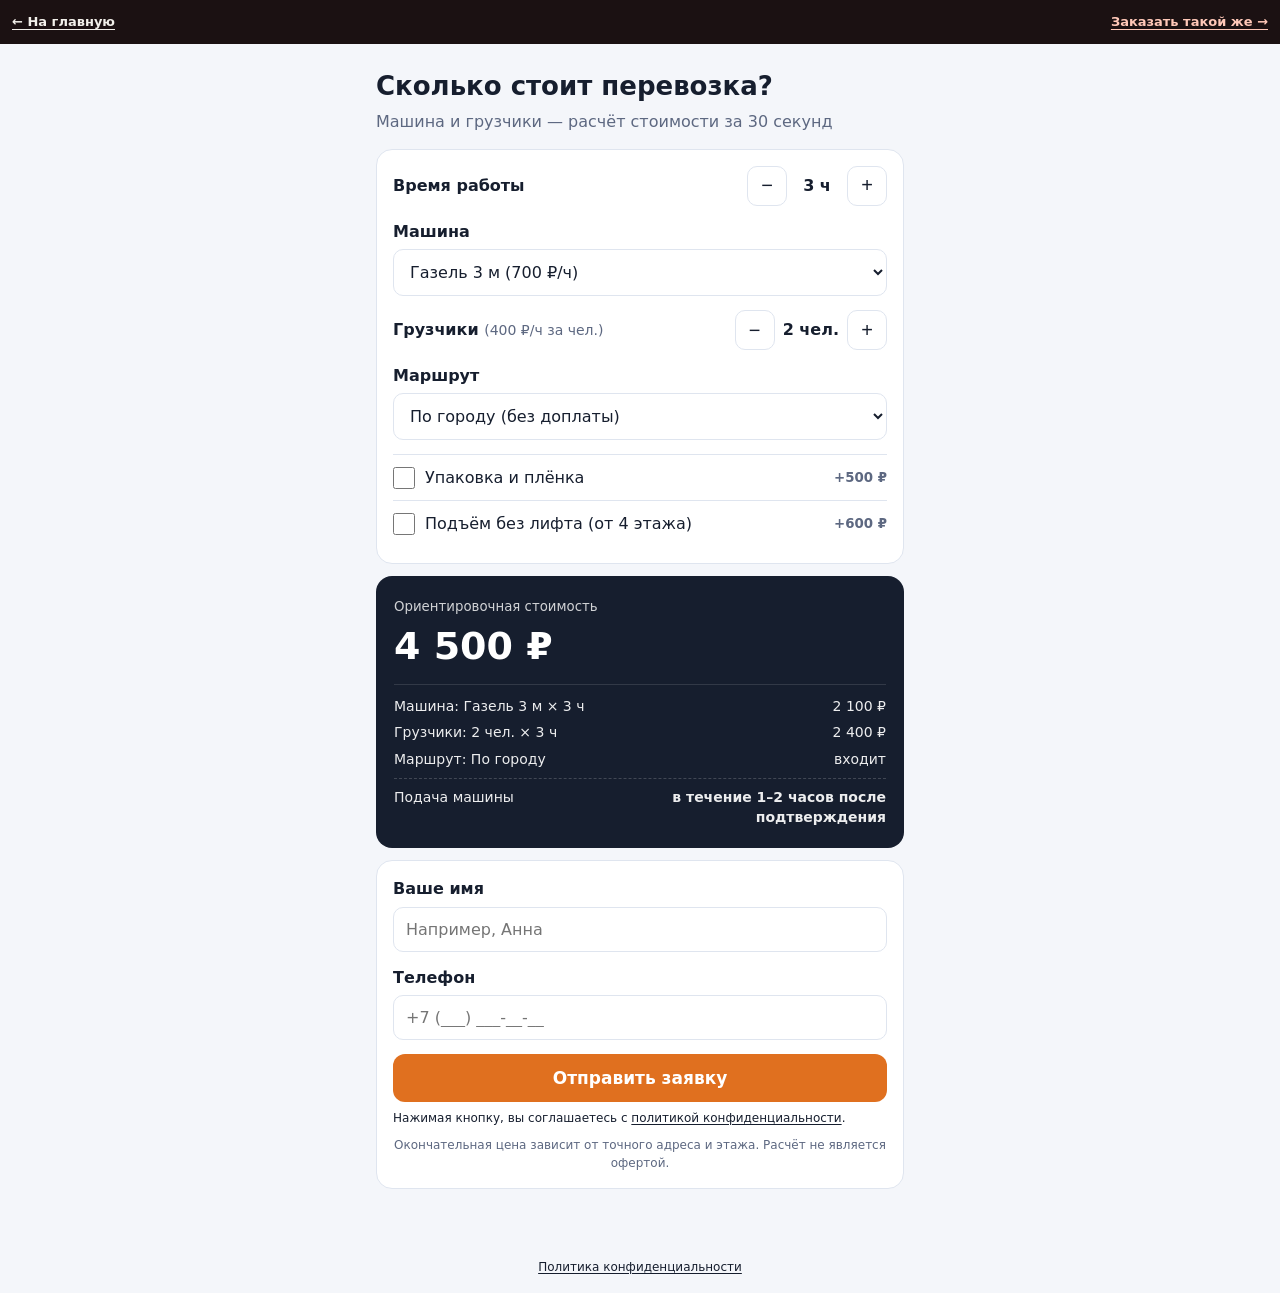
<file: calc_gruzoperevozki.html>
<!doctype html>
<html lang="ru">
<head>
<meta charset="utf-8">
<meta name="viewport" content="width=device-width,initial-scale=1">
<title>Калькулятор грузоперевозки</title>
<meta name="description" content="Демо калькулятора грузоперевозок с выбором машины, параметров поездки и дополнительных услуг.">
<meta name="robots" content="noindex,follow">
<style>
:root{--ink:#161e2e;--acc:#e0701f;--bg:#f4f6fa;--card:#fff;--mut:#5d6881;--line:#dfe5ef}
*{box-sizing:border-box;-webkit-tap-highlight-color:transparent}
body{margin:0;font:16px/1.45 system-ui,-apple-system,Segoe UI,Roboto,Arial,sans-serif;background:var(--bg);color:var(--ink)}
.wrap{max-width:560px;margin:0 auto;padding:16px 16px 40px}
h1{font-size:26px;margin:8px 0 4px}
p.sub{color:var(--mut);margin:0 0 16px}
.card{background:var(--card);border:1px solid var(--line);border-radius:16px;padding:16px;margin-bottom:12px}
.field-row{margin-top:14px}
.field-row:first-child{margin-top:0}
label.t{display:block;font-weight:600;margin:0 0 6px}
label.t small{color:var(--mut);font-weight:400;font-size:14px}
input[type=number],input[type=text],input[type=tel],select{width:100%;padding:12px;border:1px solid var(--line);border-radius:10px;font-size:16px;font-family:inherit;background:#fff;color:var(--ink);outline:none;transition:border-color .15s}
input[type=text]:focus,input[type=tel]:focus,select:focus{border-color:var(--acc)}
input[type=range]{width:100%;accent-color:var(--acc)}
.rng{display:flex;justify-content:space-between;align-items:center;gap:10px}
.rng label.t{margin:0}
.step{display:flex;align-items:center;gap:8px;flex-shrink:0}
.step button{width:40px;height:40px;border-radius:10px;border:1px solid var(--line);background:#fff;color:var(--ink);font-size:20px;cursor:pointer;user-select:none;display:flex;align-items:center;justify-content:center;transition:transform .1s,background .15s}
.step button:active{background:#f1f5f9;transform:scale(0.95)}
.step b{min-width:44px;text-align:center;font-size:16px}
.ck{display:flex;align-items:center;gap:10px;padding:11px 0;border-top:1px solid var(--line);cursor:pointer;user-select:none}
.ck input{width:22px;height:22px;accent-color:var(--acc);margin:0;flex-shrink:0}
.ck span{flex:1}
.ck small{color:var(--mut);font-weight:600;white-space:nowrap}
.total{background:var(--ink);color:#fff;border-radius:16px;padding:18px;margin-bottom:12px}
.total .sum{font-size:38px;font-weight:800;color:#fff;margin:2px 0 10px;white-space:nowrap}
.total small{opacity:.8}
#lines{border-top:1px solid rgba(255,255,255,0.12);padding-top:8px}
.line{display:flex;justify-content:space-between;align-items:baseline;font-size:14px;opacity:.92;padding:3px 0;gap:12px}
.line span:last-child,.line b{white-space:nowrap;text-align:right}
.term-line{border-top:1px dashed rgba(255,255,255,0.2);margin-top:6px;padding-top:8px}
.term-line b{white-space:normal;max-width:62%}
button.main{width:100%;padding:14px;border:0;border-radius:12px;background:var(--acc);color:#fff;font-weight:700;font-size:17px;font-family:inherit;cursor:pointer;transition:transform .1s}
button.main:active{transform:scale(0.99)}
#box{white-space:pre-wrap;background:#eef2f8;border-radius:10px;padding:10px;font-size:13px;margin-top:10px;display:none}
.note{font-size:12px;color:var(--mut);margin-top:10px;text-align:center}
.tg-modal-overlay {
  position: fixed; inset: 0; background: rgba(15, 23, 42, 0.78);
  backdrop-filter: blur(6px); -webkit-backdrop-filter: blur(6px);
  z-index: 9999; display: flex; align-items: center; justify-content: center;
  padding: 16px;
}
.tg-modal-box {
  background: #17212b; color: #f5f5f5; border: 1px solid #2b3847;
  border-radius: 20px; width: 100%; max-width: 440px; max-height: 90vh;
  overflow-y: auto; padding: 22px; box-shadow: 0 20px 50px rgba(0,0,0,0.5);
  font-family: system-ui, -apple-system, "Segoe UI", Roboto, sans-serif;
  box-sizing: border-box; text-align: left;
}
.tg-modal-header { display: flex; gap: 12px; align-items: flex-start; margin-bottom: 16px; }
.tg-modal-icon { font-size: 28px; line-height: 1; flex-shrink: 0; }
.tg-modal-title { font-size: 17px; font-weight: 700; color: #fff; margin-bottom: 4px; }
.tg-modal-desc { font-size: 13px; color: #94a3b8; line-height: 1.4; }
.tg-msg-wrap { background: #0e1621; border: 1px solid #242f3d; border-radius: 14px; padding: 14px; margin-bottom: 14px; }
.tg-msg-sender { display: flex; justify-content: space-between; align-items: center; font-size: 12.5px; font-weight: 600; color: #93c5fd; margin-bottom: 10px; border-bottom: 1px solid rgba(255,255,255,0.08); padding-bottom: 8px; }
.tg-badge { background: rgba(56, 189, 248, 0.15); color: #38bdf8; padding: 2px 6px; border-radius: 4px; font-size: 11px; }
.tg-msg-bubble { background: #2b5278; color: #ffffff; border-radius: 12px 12px 12px 4px; padding: 12px 14px; font-size: 13.5px; line-height: 1.5; white-space: pre-wrap; word-break: break-word; }
.tg-note { font-size: 12.5px; color: #cbd5e1; background: rgba(255,255,255,0.05); padding: 10px 12px; border-radius: 10px; border-left: 3px solid #38bdf8; margin-bottom: 16px; line-height: 1.4; }
.tg-modal-close { width: 100%; background: #3b82f6; color: #fff; border: 0; border-radius: 10px; padding: 12px; font-size: 14.5px; font-weight: 700; cursor: pointer; transition: background 0.15s; }
.tg-modal-close:hover { background: #2563eb; }
</style>

<link rel="stylesheet" href="assets/demo-bar.css">
<script src="assets/demo-bar.js" defer></script>
<script src="assets/analytics.js" defer></script>
</head>
<body>
<div class="wrap">
  
  <h1 id="h1"></h1>
  <p class="sub" id="sub"></p>

  <div class="card" id="fields"></div>

  <div class="total">
    <small>Ориентировочная стоимость</small>
    <div class="sum" id="sum">0 ₽</div>
    <div id="lines"></div>
    <div class="line term-line"><span id="termL"></span><b id="term"></b></div>
  </div>

  <div class="card">
    <div class="field-row">
      <label class="t" for="name">Ваше имя</label>
      <input type="text" id="name" placeholder="Например, Анна" autocomplete="name">
    </div>
    <div class="field-row">
      <label class="t" for="phone">Телефон</label>
      <input type="tel" id="phone" placeholder="+7 (___) ___-__-__" autocomplete="tel">
    </div>
    <button type="button" class="main" id="send" style="margin-top:14px">Отправить заявку</button>
    <p class="demo-privacy-note">Нажимая кнопку, вы соглашаетесь с <a href="privacy.html" target="_blank" rel="noopener noreferrer">политикой конфиденциальности</a>.</p>
    <div id="box"></div>
    <div class="note" id="note"></div>
  </div>
</div>

<script>
// ===== НАСТРОЙКИ ПОД КЛИЕНТА =====
const CONFIG = {
  title: "Сколько стоит перевозка?",
  subtitle: "Машина и грузчики — расчёт стоимости за 30 секунд",
  telegram: "your_bot", // ник получателя в Telegram без @
  base: 0,
  min: 1400,
  termLabel: "Подача машины",
  termText: "в течение 1–2 часов после подтверждения",
  note: "Окончательная цена зависит от точного адреса и этажа. Расчёт не является офертой.",
  fields: [
    {
      id: "hours",
      type: "number",
      label: "Время работы",
      unit: "ч",
      min: 2,
      max: 12,
      def: 3,
      step: 1
    },
    {
      id: "car",
      type: "select",
      label: "Машина",
      per: "hours",
      perUnit: "ч",
      options: [
        { n: "Газель 3 м (700 ₽/ч)", short: "Газель 3 м", p: 700 },
        { n: "Газель 4 м (800 ₽/ч)", short: "Газель 4 м", p: 800 },
        { n: "Фургон 5 м (950 ₽/ч)", short: "Фургон 5 м", p: 950 }
      ]
    },
    {
      id: "mv",
      type: "number",
      label: "Грузчики",
      hint: "400 ₽/ч за чел.",
      unit: "чел.",
      min: 0,
      max: 6,
      def: 2,
      step: 1,
      price: 400,
      times: "hours",
      timesUnit: "ч"
    },
    {
      id: "zone",
      type: "select",
      label: "Маршрут",
      options: [
        { n: "По городу (без доплаты)", short: "По городу", p: 0 },
        { n: "За город до 30 км (+1 200 ₽)", short: "За город до 30 км", p: 1200 },
        { n: "За город до 80 км (+2 800 ₽)", short: "За город до 80 км", p: 2800 }
      ]
    },
    {
      id: "pack",
      type: "check",
      label: "Упаковка и плёнка",
      price: 500
    },
    {
      id: "lift",
      type: "check",
      label: "Подъём без лифта (от 4 этажа)",
      price: 600
    }
  ]
};
// =================================

const $ = id => document.getElementById(id);
const S = {};
const fmt = n => Math.round(n).toLocaleString("ru-RU").replace(/\s/g, "\u00a0") + "\u00a0₽";
const demo = CONFIG.telegram.includes("[") || !CONFIG.telegram.trim();


$("h1").textContent = CONFIG.title;
$("sub").textContent = CONFIG.subtitle;
$("note").textContent = CONFIG.note;
$("termL").textContent = CONFIG.termLabel || "Срок";

CONFIG.fields.forEach(f => {
  S[f.id] = f.type === "check" ? false : f.type === "select" ? 0 : f.def;
});

function build() {
  const box = $("fields");
  box.innerHTML = "";
  let checks = null;

  CONFIG.fields.forEach(f => {
    if (f.type === "number") {
      const l = document.createElement("div");
      l.className = "field-row";
      if (f.step && f.max - f.min > 12) {
        l.innerHTML = `<label class="t">${f.label}: <b id="o_${f.id}"></b> ${f.unit || ""}</label>
          <input type="range" id="i_${f.id}" min="${f.min}" max="${f.max}" step="${f.step}" value="${f.def}">`;
      } else {
        l.innerHTML = `<div class="rng">
          <label class="t">${f.label}${f.hint ? ` <small>(${f.hint})</small>` : ""}</label>
          <div class="step">
            <button type="button" data-id="${f.id}" data-d="-${f.step || 1}">−</button>
            <b id="s_${f.id}"></b>
            <button type="button" data-id="${f.id}" data-d="${f.step || 1}">+</button>
          </div>
        </div>`;
      }
      box.appendChild(l);
      checks = null;
    } else if (f.type === "select") {
      const l = document.createElement("div");
      l.className = "field-row";
      l.innerHTML = `<label class="t" for="i_${f.id}">${f.label}</label>
        <select id="i_${f.id}">${f.options.map((o, i) => `<option value="${i}">${o.n}</option>`).join("")}</select>`;
      box.appendChild(l);
      checks = null;
    } else {
      if (!checks) {
        checks = document.createElement("div");
        checks.style.marginTop = "14px";
        box.appendChild(checks);
      }
      const d = document.createElement("label");
      d.className = "ck";
      d.innerHTML = `<input type="checkbox" id="i_${f.id}">
        <span>${f.label}</span>
        <small>${f.price ? "+" + fmt(f.price) : ""}</small>`;
      checks.appendChild(d);
    }
  });

  box.querySelectorAll("input[type=range]").forEach(r => r.oninput = () => { S[r.id.slice(2)] = +r.value; calc(); });
  box.querySelectorAll("select").forEach(s => s.onchange = () => { S[s.id.slice(2)] = +s.value; calc(); });
  box.querySelectorAll("input[type=checkbox]").forEach(c => c.onchange = () => { S[c.id.slice(2)] = c.checked; calc(); });
  box.querySelectorAll(".step button").forEach(b => b.onclick = () => {
    const f = CONFIG.fields.find(x => x.id === b.dataset.id);
    S[f.id] = Math.max(f.min, Math.min(f.max, S[f.id] + +b.dataset.d));
    calc();
  });
}

function calc() {
  let sum = CONFIG.base || 0;
  const rows = [];
  if (CONFIG.base) rows.push(["Базовая стоимость", CONFIG.base]);

  CONFIG.fields.forEach(f => {
    if (f.type === "number") {
      const o = $("o_" + f.id);
      if (o) o.textContent = S[f.id];
      const s = $("s_" + f.id);
      if (s) s.textContent = S[f.id] + (f.unit ? "\u00a0" + f.unit : "");

      if (f.price && S[f.id] > 0) {
        const mult = f.times ? S[f.times] : 1;
        const v = f.price * S[f.id] * mult;
        sum += v;
        rows.push([`${f.label}: ${S[f.id]}\u00a0${f.unit || ""}${f.times ? ` × ${mult}\u00a0${f.timesUnit || ""}` : ""}`, v]);
      }
    } else if (f.type === "select") {
      const o = f.options[S[f.id]];
      const mult = f.per ? S[f.per] : 1;
      const v = o.p * mult;
      const name = o.short || o.n;
      const labelText = `${f.label}: ${name}${f.per ? ` × ${mult}\u00a0${f.perUnit || ""}` : ""}`;
      if (v) {
        sum += v;
        rows.push([labelText, v]);
      } else {
        rows.push([labelText, 0]);
      }
    } else if (S[f.id]) {
      sum += f.price;
      rows.push([f.label, f.price]);
    }
  });

  if (CONFIG.min && sum < CONFIG.min) {
    rows.push(["Доплата до мин. заказа", CONFIG.min - sum]);
    sum = CONFIG.min;
  }

  $("lines").innerHTML = rows.map(r => `<div class="line"><span>${r[0]}</span><span>${r[1] ? fmt(r[1]) : "входит"}</span></div>`).join("");
  $("sum").textContent = fmt(sum);
  $("term").textContent = CONFIG.termText || "";
  S.__sum = sum;
  S.__rows = rows;
}

// Маска ввода телефона +7 (XXX) XXX-XX-XX
$("phone").addEventListener("input", e => {
  let d = e.target.value.replace(/\D/g, "");
  if (!d) { e.target.value = ""; return; }
  if (d[0] === "8" || d[0] === "7") d = d.slice(1);
  d = d.slice(0, 10);
  let res = "+7";
  if (d.length > 0) res += " (" + d.slice(0, 3);
  if (d.length >= 4) res += ") " + d.slice(3, 6);
  if (d.length >= 7) res += "-" + d.slice(6, 8);
  if (d.length >= 9) res += "-" + d.slice(8, 10);
  e.target.value = res;
});

$("send").onclick = () => {
  const n = $("name").value.trim(), p = $("phone").value.trim();
  if (n.length < 2 || p.replace(/\D/g, "").length < 11) {
    demoShowError("Пожалуйста, укажите ваше имя и полный номер телефона", $("send"));
    return;
  }
  const t = `🚚 Заявка на грузоперевозку\n` +
            `👤 Имя: ${n}\n` +
            `📞 Телефон: ${p}\n\n` +
            `📋 Расчёт:\n` +
            S.__rows.map(r => `• ${r[0]} — ${r[1] ? fmt(r[1]) : "входит"}`).join("\n") +
            `\n⏱ ${CONFIG.termLabel}: ${CONFIG.termText}` +
            `\n\n💰 Итого: ${fmt(S.__sum)}`;

  showTgModal(t);
};

build();
calc();
function showTgModal(text) {
  var modal = document.getElementById("tgPreviewModal");
  if (!modal) return;
  document.getElementById("tgPreviewText").textContent = text;
  modal.style.display = "flex";
  document.body.style.overflow = "hidden";
}
function closeTgModal() {
  var modal = document.getElementById("tgPreviewModal");
  if (modal) modal.style.display = "none";
  document.body.style.overflow = "";
}
document.addEventListener("keydown", function(e) {
  if (e.key === "Escape") closeTgModal();
});
</script>
<!-- Модальное окно примера заявки в Telegram -->
<div id="tgPreviewModal" class="tg-modal-overlay" style="display:none">
  <div class="tg-modal-box">
    <div class="tg-modal-header">
      <div class="tg-modal-icon">✅</div>
      <div>
        <div class="tg-modal-title">Заявка успешно сформирована!</div>
        <div class="tg-modal-desc">Пример сообщения, которое моментально приходит вам в Telegram при реальном заказе:</div>
      </div>
    </div>
    <div class="tg-msg-wrap">
      <div class="tg-msg-sender">
        <span>🤖 Бот заявок вашего сайта</span>
        <span class="tg-badge">Telegram</span>
      </div>
      <div class="tg-msg-bubble" id="tgPreviewText"></div>
    </div>
    <div class="tg-note">
      ⚡ <b>Как это работает в бизнесе:</b> клиент оставляет заявку на вашем сайте, и она без задержек падает прямо в ваш Telegram или в рабочий чат. Без абонентской платы!
    </div>
    <button type="button" class="tg-modal-close" onclick="closeTgModal()">Попробовать другой расчёт</button>
  </div>
</div>
  <footer class="demo-privacy-footer"><a href="privacy.html" target="_blank" rel="noopener noreferrer">Политика конфиденциальности</a></footer>
</body>
</html>
</file>
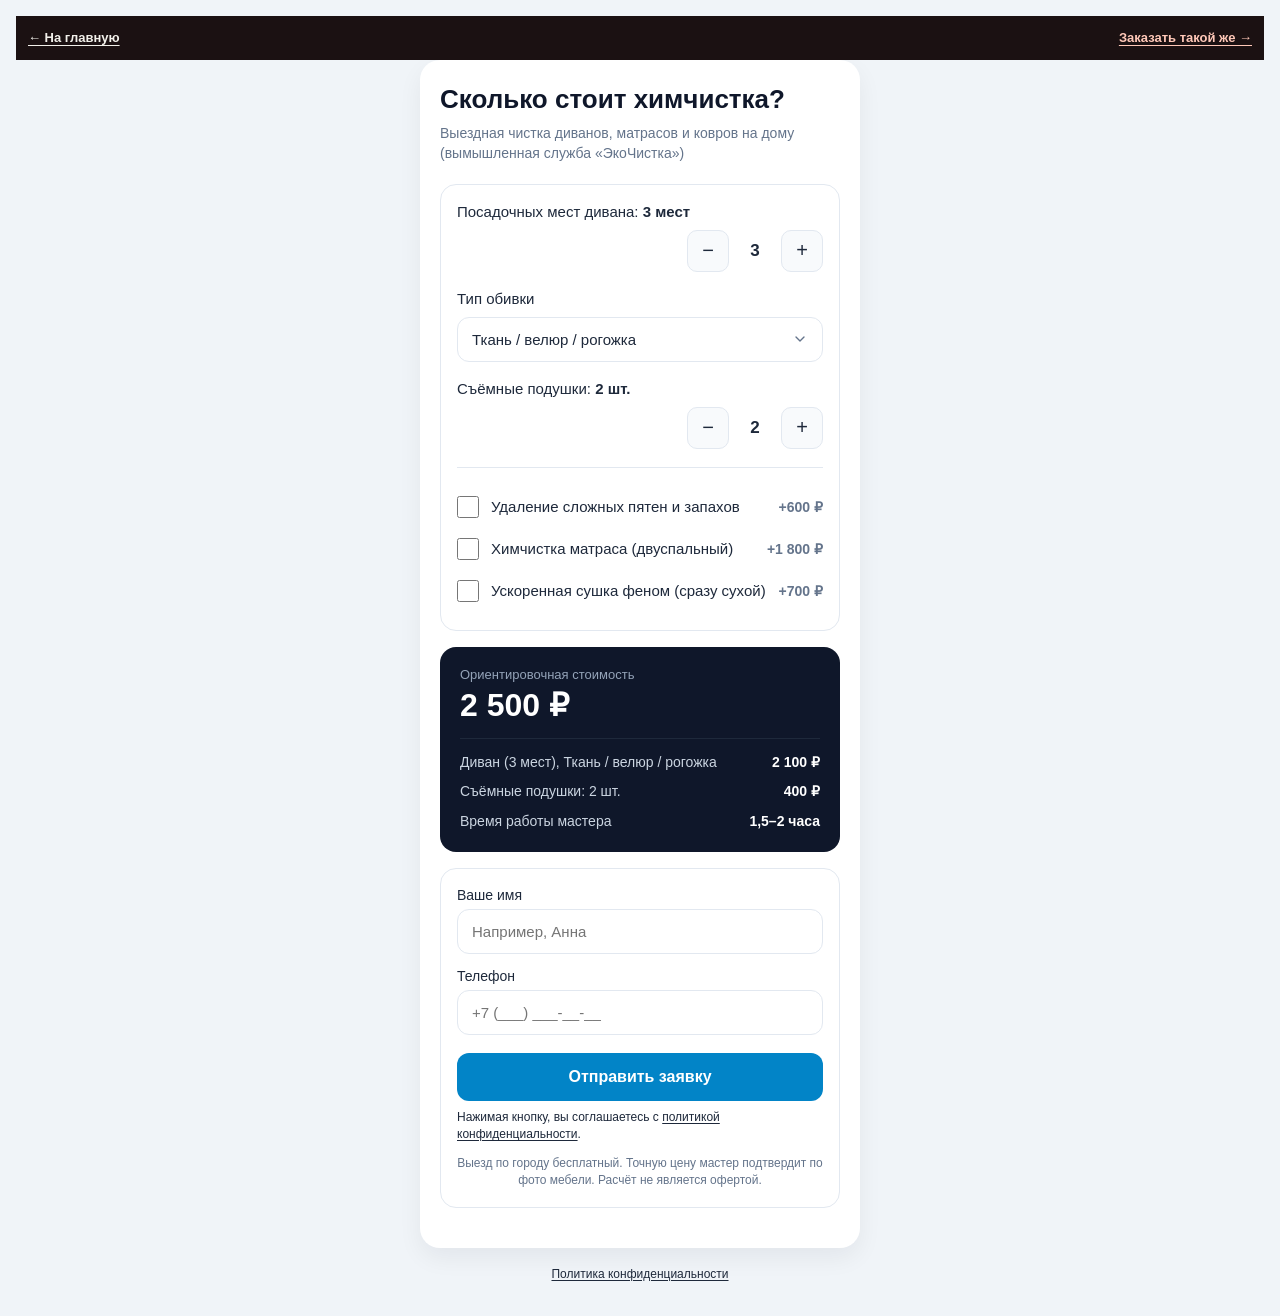
<file: calc_himchistka.html>
<!DOCTYPE html>
<html lang="ru">
<head>
  <meta charset="UTF-8">
  <meta name="viewport" content="width=device-width, initial-scale=1">
  <title>Калькулятор химчистки</title>
<meta name="description" content="Демо калькулятора химчистки с расчётом стоимости для выбранных предметов мебели и ковров.">
<meta name="robots" content="noindex,follow">
  <style>
    :root {
      --bg-page: #f0f4f8;
      --bg-card: #ffffff;
      --bg-dark: #0f172a;
      --text-main: #1e293b;
      --text-muted: #64748b;
      --primary: #0284c7;
      --primary-hover: #0369a1;
      --border: #e2e8f0;
    }

    * {
      box-sizing: border-box;
      margin: 0;
      padding: 0;
      font-family: -apple-system, BlinkMacSystemFont, "Segoe UI", Roboto, Helvetica, Arial, sans-serif;
      -webkit-tap-highlight-color: transparent;
    }

    body {
      background-color: var(--bg-page);
      color: var(--text-main);
      padding: 16px;
      display: flex;
      flex-direction: column;
      align-items: center;
    }

    body > .demo-site-bar { align-self: stretch; }

    .calculator-wrapper {
      width: 100%;
      max-width: 440px;
      background: var(--bg-card);
      border-radius: 20px;
      padding: 24px 20px;
      box-shadow: 0 10px 25px rgba(15, 23, 42, 0.06);
    }

    h1 {
      font-size: 26px;
      font-weight: 800;
      line-height: 1.2;
      margin-bottom: 8px;
      color: #0f172a;
    }

    .subtitle {
      font-size: 14px;
      line-height: 1.45;
      color: var(--text-muted);
      margin-bottom: 20px;
    }

    .card-section {
      border: 1px solid var(--border);
      border-radius: 16px;
      padding: 18px 16px;
      margin-bottom: 16px;
    }

    .control-row {
      margin-bottom: 18px;
    }

    .control-row:last-child {
      margin-bottom: 0;
    }

    .control-label {
      font-size: 15px;
      font-weight: 500;
      margin-bottom: 10px;
      display: block;
    }

    .control-label b {
      font-weight: 700;
    }

    .stepper-wrap {
      display: flex;
      justify-content: flex-end;
      align-items: center;
      gap: 14px;
    }

    .stepper-btn {
      width: 42px;
      height: 42px;
      border-radius: 10px;
      border: 1px solid var(--border);
      background: #f8fafc;
      font-size: 20px;
      font-weight: 500;
      color: var(--text-main);
      cursor: pointer;
      display: flex;
      align-items: center;
      justify-content: center;
      transition: background 0.15s, transform 0.1s;
      user-select: none;
    }

    .stepper-btn:active {
      background: #e0f2fe;
      border-color: #7dd3fc;
      transform: scale(0.96);
    }

    .stepper-val {
      font-size: 17px;
      font-weight: 700;
      min-width: 24px;
      text-align: center;
    }

    .select-box {
      width: 100%;
      padding: 13px 14px;
      font-size: 15px;
      border-radius: 12px;
      border: 1px solid var(--border);
      background-color: #ffffff;
      color: var(--text-main);
      outline: none;
      appearance: none;
      background-image: url("data:image/svg+xml;charset=UTF-8,%3csvg xmlns='http://www.w3.org/2000/svg' viewBox='0 0 24 24' fill='none' stroke='%2364748b' stroke-width='2' stroke-linecap='round' stroke-linejoin='round'%3e%3cpolyline points='6 9 12 15 18 9'%3e%3c/polyline%3e%3c/svg%3e");
      background-repeat: no-repeat;
      background-position: right 14px center;
      background-size: 16px;
      cursor: pointer;
    }

    .divider {
      height: 1px;
      background: var(--border);
      margin: 18px 0;
    }

    .addon-item {
      display: flex;
      align-items: center;
      justify-content: space-between;
      padding: 10px 0;
      cursor: pointer;
      gap: 12px;
      user-select: none;
    }

    .addon-left {
      display: flex;
      align-items: center;
      gap: 12px;
    }

    .addon-checkbox {
      width: 22px;
      height: 22px;
      accent-color: var(--primary);
      cursor: pointer;
      flex-shrink: 0;
    }

    .addon-title {
      font-size: 15px;
      line-height: 1.35;
      color: var(--text-main);
    }

    .addon-price {
      font-size: 14px;
      font-weight: 600;
      color: var(--text-muted);
      white-space: nowrap; /* Защита от переноса знака рубля */
      flex-shrink: 0;
    }

    /* Темный блок расчета стоимости */
    .summary-card {
      background: var(--bg-dark);
      color: #ffffff;
      border-radius: 16px;
      padding: 20px;
      margin-bottom: 16px;
    }

    .summary-subtitle {
      font-size: 13px;
      color: #94a3b8;
      margin-bottom: 4px;
    }

    .summary-total {
      font-size: 32px;
      font-weight: 800;
      margin-bottom: 14px;
      white-space: nowrap;
    }

    .summary-divider {
      height: 1px;
      background: #1e293b;
      margin-bottom: 14px;
    }

    .summary-list {
      display: flex;
      flex-direction: column;
      gap: 10px;
    }

    .summary-row {
      display: flex;
      justify-content: space-between;
      align-items: flex-start;
      gap: 16px;
      font-size: 14px;
      line-height: 1.4;
    }

    .summary-row-label {
      color: #cbd5e1;
    }

    /* ИСПРАВЛЕНИЕ: запрещаем разрыв суммы и знака рубля */
    .summary-row-value {
      color: #ffffff;
      font-weight: 600;
      white-space: nowrap;
      text-align: right;
      flex-shrink: 0;
    }

    /* Форма заявки */
    .form-group {
      margin-bottom: 14px;
    }

    .form-label {
      display: block;
      font-size: 14px;
      font-weight: 500;
      margin-bottom: 6px;
      color: var(--text-main);
    }

    .form-input {
      width: 100%;
      padding: 13px 14px;
      font-size: 15px;
      border: 1px solid var(--border);
      border-radius: 12px;
      outline: none;
      transition: border-color 0.2s;
    }

    .form-input:focus {
      border-color: var(--primary);
    }

    .submit-btn {
      width: 100%;
      background: var(--primary);
      color: #ffffff;
      border: none;
      border-radius: 12px;
      padding: 15px;
      font-size: 16px;
      font-weight: 700;
      cursor: pointer;
      transition: background 0.2s, transform 0.1s;
      margin-top: 4px;
    }

    .submit-btn:hover {
      background: var(--primary-hover);
    }

    .submit-btn:active {
      transform: scale(0.99);
    }

    .disclaimer {
      font-size: 12px;
      color: var(--text-muted);
      text-align: center;
      line-height: 1.4;
      margin-top: 12px;
    }
  .tg-modal-overlay {
  position: fixed; inset: 0; background: rgba(15, 23, 42, 0.78);
  backdrop-filter: blur(6px); -webkit-backdrop-filter: blur(6px);
  z-index: 9999; display: flex; align-items: center; justify-content: center;
  padding: 16px;
}
.tg-modal-box {
  background: #17212b; color: #f5f5f5; border: 1px solid #2b3847;
  border-radius: 20px; width: 100%; max-width: 440px; max-height: 90vh;
  overflow-y: auto; padding: 22px; box-shadow: 0 20px 50px rgba(0,0,0,0.5);
  font-family: system-ui, -apple-system, "Segoe UI", Roboto, sans-serif;
  box-sizing: border-box; text-align: left;
}
.tg-modal-header { display: flex; gap: 12px; align-items: flex-start; margin-bottom: 16px; }
.tg-modal-icon { font-size: 28px; line-height: 1; flex-shrink: 0; }
.tg-modal-title { font-size: 17px; font-weight: 700; color: #fff; margin-bottom: 4px; }
.tg-modal-desc { font-size: 13px; color: #94a3b8; line-height: 1.4; }
.tg-msg-wrap { background: #0e1621; border: 1px solid #242f3d; border-radius: 14px; padding: 14px; margin-bottom: 14px; }
.tg-msg-sender { display: flex; justify-content: space-between; align-items: center; font-size: 12.5px; font-weight: 600; color: #93c5fd; margin-bottom: 10px; border-bottom: 1px solid rgba(255,255,255,0.08); padding-bottom: 8px; }
.tg-badge { background: rgba(56, 189, 248, 0.15); color: #38bdf8; padding: 2px 6px; border-radius: 4px; font-size: 11px; }
.tg-msg-bubble { background: #2b5278; color: #ffffff; border-radius: 12px 12px 12px 4px; padding: 12px 14px; font-size: 13.5px; line-height: 1.5; white-space: pre-wrap; word-break: break-word; }
.tg-note { font-size: 12.5px; color: #cbd5e1; background: rgba(255,255,255,0.05); padding: 10px 12px; border-radius: 10px; border-left: 3px solid #38bdf8; margin-bottom: 16px; line-height: 1.4; }
.tg-modal-close { width: 100%; background: #3b82f6; color: #fff; border: 0; border-radius: 10px; padding: 12px; font-size: 14.5px; font-weight: 700; cursor: pointer; transition: background 0.15s; }
.tg-modal-close:hover { background: #2563eb; }
</style>

<link rel="stylesheet" href="assets/demo-bar.css">
<script src="assets/demo-bar.js" defer></script>
<script src="assets/analytics.js" defer></script>
</head>
<body>

<div class="calculator-wrapper">
  <h1>Сколько стоит химчистка?</h1>
  <p class="subtitle">Выездная чистка диванов, матрасов и ковров на дому (вымышленная служба «ЭкоЧистка»)</p>

  <div class="card-section">
    <!-- Посадочные места -->
    <div class="control-row">
      <span class="control-label">Посадочных мест дивана: <b id="seatsTitle">3 мест</b></span>
      <div class="stepper-wrap">
        <button type="button" class="stepper-btn" onclick="updateSeats(-1)">−</button>
        <span class="stepper-val" id="seatsVal">3</span>
        <button type="button" class="stepper-btn" onclick="updateSeats(1)">+</button>
      </div>
    </div>

    <!-- Тип обивки -->
    <div class="control-row">
      <label class="control-label" for="fabricSelect">Тип обивки</label>
      <select id="fabricSelect" class="select-box" onchange="renderCalculator()">
        <option value="700" data-title="Ткань / велюр / рогожка">Ткань / велюр / рогожка</option>
        <option value="850" data-title="Светлая ткань / флок">Светлая ткань / флок</option>
        <option value="950" data-title="Натуральная кожа / экокожа">Натуральная кожа / экокожа</option>
      </select>
    </div>

    <!-- Съёмные подушки -->
    <div class="control-row">
      <span class="control-label">Съёмные подушки: <b id="pillowsTitle">2 шт.</b></span>
      <div class="stepper-wrap">
        <button type="button" class="stepper-btn" onclick="updatePillows(-1)">−</button>
        <span class="stepper-val" id="pillowsVal">2</span>
        <button type="button" class="stepper-btn" onclick="updatePillows(1)">+</button>
      </div>
    </div>

    <div class="divider"></div>

    <!-- Доп. услуги -->
    <label class="addon-item">
      <div class="addon-left">
        <input type="checkbox" class="addon-checkbox" id="addonStains" value="600" data-title="Удаление сложных пятен и запахов" onchange="renderCalculator()">
        <span class="addon-title">Удаление сложных пятен и запахов</span>
      </div>
      <span class="addon-price">+600&nbsp;₽</span>
    </label>

    <label class="addon-item">
      <div class="addon-left">
        <input type="checkbox" class="addon-checkbox" id="addonMattress" value="1800" data-title="Химчистка матраса (двуспальный)" onchange="renderCalculator()">
        <span class="addon-title">Химчистка матраса (двуспальный)</span>
      </div>
      <span class="addon-price">+1&nbsp;800&nbsp;₽</span>
    </label>

    <label class="addon-item">
      <div class="addon-left">
        <input type="checkbox" class="addon-checkbox" id="addonDrying" value="700" data-title="Ускоренная сушка феном (сразу сухой)" onchange="renderCalculator()">
        <span class="addon-title">Ускоренная сушка феном (сразу сухой)</span>
      </div>
      <span class="addon-price">+700&nbsp;₽</span>
    </label>
  </div>

  <!-- Блок итоговой стоимости -->
  <div class="summary-card">
    <div class="summary-subtitle">Ориентировочная стоимость</div>
    <div class="summary-total" id="totalPrice">2 500&nbsp;₽</div>
    <div class="summary-divider"></div>
    <div class="summary-list" id="summaryDetails"></div>
  </div>

  <!-- Блок отправки заявки -->
  <form class="card-section" onsubmit="sendToTelegram(event)" novalidate>
    <div class="form-group">
      <label class="form-label" for="clientName">Ваше имя</label>
      <input type="text" id="clientName" class="form-input" placeholder="Например, Анна" required>
    </div>

    <div class="form-group">
      <label class="form-label" for="clientPhone">Телефон</label>
      <input type="tel" id="clientPhone" class="form-input" placeholder="+7 (___) ___-__-__" required>
    </div>

    <button type="submit" class="submit-btn">Отправить заявку</button>
    <p class="demo-privacy-note">Нажимая кнопку, вы соглашаетесь с <a href="privacy.html" target="_blank" rel="noopener noreferrer">политикой конфиденциальности</a>.</p>
    <p class="disclaimer">Выезд по городу бесплатный. Точную цену мастер подтвердит по фото мебели. Расчёт не является офертой.</p>
  </form>
</div>

<script>
  // Укажите здесь ваш ник в Telegram (без символа @)
  const TELEGRAM_USERNAME = "your_bot";

  let seats = 3;
  let pillows = 2;
  const pillowUnitCost = 200;

  // Форматирование числа с неразрывным пробелом и знаком рубля
  function formatRub(num) {
    return num.toString().replace(/\B(?=(\d{3})+(?!\d))/g, "\u00A0") + "\u00A0₽";
  }

  function getWorkTime(seatsCount, hasExtras) {
    if (seatsCount <= 3 && !hasExtras) return "1,5–2 часа";
    if (seatsCount <= 6) return "2–3 часа";
    return "2–3 часа";
  }

  function updateSeats(delta) {
    seats = Math.max(1, Math.min(12, seats + delta));
    document.getElementById("seatsVal").textContent = seats;
    document.getElementById("seatsTitle").textContent = seats + " мест";
    renderCalculator();
  }

  function updatePillows(delta) {
    pillows = Math.max(0, Math.min(20, pillows + delta));
    document.getElementById("pillowsVal").textContent = pillows;
    document.getElementById("pillowsTitle").textContent = pillows + " шт.";
    renderCalculator();
  }

  function renderCalculator() {
    const fabricSelect = document.getElementById("fabricSelect");
    const selectedOption = fabricSelect.options[fabricSelect.selectedIndex];
    const seatPrice = parseInt(selectedOption.value, 10);
    const fabricTitle = selectedOption.getAttribute("data-title");

    const sofaCost = seats * seatPrice;
    const pillowsCost = pillows * pillowUnitCost;

    let total = sofaCost + pillowsCost;
    let detailsHTML = `
      <div class="summary-row">
        <span class="summary-row-label">Диван (${seats} мест), ${fabricTitle}</span>
        <span class="summary-row-value">${formatRub(sofaCost)}</span>
      </div>
    `;

    if (pillows > 0) {
      detailsHTML += `
        <div class="summary-row">
          <span class="summary-row-label">Съёмные подушки: ${pillows} шт.</span>
          <span class="summary-row-value">${formatRub(pillowsCost)}</span>
        </div>
      `;
    }

    const addons = ["addonStains", "addonMattress", "addonDrying"];
    let hasExtras = false;

    addons.forEach(id => {
      const el = document.getElementById(id);
      if (el.checked) {
        hasExtras = true;
        const price = parseInt(el.value, 10);
        const title = el.getAttribute("data-title");
        total += price;
        detailsHTML += `
          <div class="summary-row">
            <span class="summary-row-label">${title}</span>
            <span class="summary-row-value">${formatRub(price)}</span>
          </div>
        `;
      }
    });

    const workTime = getWorkTime(seats, hasExtras);
    detailsHTML += `
      <div class="summary-row">
        <span class="summary-row-label">Время работы мастера</span>
        <span class="summary-row-value">${workTime}</span>
      </div>
    `;

    document.getElementById("totalPrice").textContent = formatRub(total);
    document.getElementById("summaryDetails").innerHTML = detailsHTML;
  }

  // ИСПРАВЛЕНИЕ: Надёжная маска телефона +7 (XXX) XXX-XX-XX
  const phoneInput = document.getElementById("clientPhone");

  phoneInput.addEventListener("input", function (e) {
    let digits = e.target.value.replace(/\D/g, "");
    if (!digits) {
      e.target.value = "";
      return;
    }

    if (digits[0] === "7" || digits[0] === "8") {
      digits = digits.substring(1);
    } else if (digits[0] === "9") {
      // если начали вводить сразу с 9
    }

    digits = digits.substring(0, 10);

    let formatted = "+7";
    if (digits.length > 0) {
      formatted += " (" + digits.substring(0, 3);
    }
    if (digits.length >= 4) {
      formatted += ") " + digits.substring(3, 6);
    }
    if (digits.length >= 7) {
      formatted += "-" + digits.substring(6, 8);
    }
    if (digits.length >= 9) {
      formatted += "-" + digits.substring(8, 10);
    }

    e.target.value = formatted;
  });

  phoneInput.addEventListener("focus", function (e) {
    if (!e.target.value) {
      e.target.value = "+7 (";
    }
  });

  phoneInput.addEventListener("blur", function (e) {
    if (e.target.value === "+7 (" || e.target.value === "+7") {
      e.target.value = "";
    }
  });

  // ИСПРАВЛЕНИЕ: Полная и аккуратно оформленная заявка в Telegram
  function sendToTelegram(e) {
    e.preventDefault();

    const nameEl = document.getElementById("clientName");
    const phoneEl = document.getElementById("clientPhone");
    const submitAnchor = document.getElementById("submitBtn") || document.querySelector("button[type='submit']");
    const name = nameEl.value.trim();
    const phone = phoneEl.value.trim();
    const digitsCount = phone.replace(/\D/g, "").length;

    if (name.length < 2) {
      demoShowError("Пожалуйста, укажите ваше имя (минимум 2 символа).", submitAnchor);
      nameEl.focus();
      return;
    }

    if (digitsCount < 11) {
      demoShowError("Пожалуйста, введите полный номер телефона.", submitAnchor);
      phoneEl.focus();
      return;
    }

    const fabricSelect = document.getElementById("fabricSelect");
    const selectedOption = fabricSelect.options[fabricSelect.selectedIndex];
    const seatPrice = parseInt(selectedOption.value, 10);
    const fabricTitle = selectedOption.getAttribute("data-title");

    const sofaCost = seats * seatPrice;
    const pillowsCost = pillows * pillowUnitCost;
    let total = sofaCost + pillowsCost;

    let lines = [
      "🧼 Заявка: Химчистка мебели",
      "",
      `👤 Имя: ${name}`,
      `📞 Телефон: ${phone}`,
      "",
      "📋 Расчёт стоимости:",
      `• Диван (${seats} мест, ${fabricTitle}): ${formatRub(sofaCost)}`
    ];

    if (pillows > 0) {
      lines.push(`• Съёмные подушки (${pillows} шт.): ${formatRub(pillowsCost)}`);
    }

    const addons = ["addonStains", "addonMattress", "addonDrying"];
    let hasExtras = false;
    addons.forEach(id => {
      const el = document.getElementById(id);
      if (el.checked) {
        hasExtras = true;
        const price = parseInt(el.value, 10);
        const title = el.getAttribute("data-title");
        total += price;
        lines.push(`• ${title}: ${formatRub(price)}`);
      }
    });

    lines.push("");
    lines.push(`⏱ Время работы: ${getWorkTime(seats, hasExtras)}`);
    lines.push(`💰 Итого: ${formatRub(total)}`);

    const text = encodeURIComponent(lines.join("\n"));
    showTgModal(lines.join("\n"));
  }

  // Первичный рендер при загрузке
  renderCalculator();
function showTgModal(text) {
  var modal = document.getElementById("tgPreviewModal");
  if (!modal) return;
  document.getElementById("tgPreviewText").textContent = text;
  modal.style.display = "flex";
  document.body.style.overflow = "hidden";
}
function closeTgModal() {
  var modal = document.getElementById("tgPreviewModal");
  if (modal) modal.style.display = "none";
  document.body.style.overflow = "";
}
document.addEventListener("keydown", function(e) {
  if (e.key === "Escape") closeTgModal();
});
</script>

<!-- Модальное окно примера заявки в Telegram -->
<div id="tgPreviewModal" class="tg-modal-overlay" style="display:none">
  <div class="tg-modal-box">
    <div class="tg-modal-header">
      <div class="tg-modal-icon">✅</div>
      <div>
        <div class="tg-modal-title">Заявка успешно сформирована!</div>
        <div class="tg-modal-desc">Пример сообщения, которое моментально приходит вам в Telegram при реальном заказе:</div>
      </div>
    </div>
    <div class="tg-msg-wrap">
      <div class="tg-msg-sender">
        <span>🤖 Бот заявок вашего сайта</span>
        <span class="tg-badge">Telegram</span>
      </div>
      <div class="tg-msg-bubble" id="tgPreviewText"></div>
    </div>
    <div class="tg-note">
      ⚡ <b>Как это работает в бизнесе:</b> клиент оставляет заявку на вашем сайте, и она без задержек падает прямо в ваш Telegram или в рабочий чат. Без абонентской платы!
    </div>
    <button type="button" class="tg-modal-close" onclick="closeTgModal()">Попробовать другой расчёт</button>
  </div>
</div>
  <footer class="demo-privacy-footer"><a href="privacy.html" target="_blank" rel="noopener noreferrer">Политика конфиденциальности</a></footer>
</body>
</html>
</file>
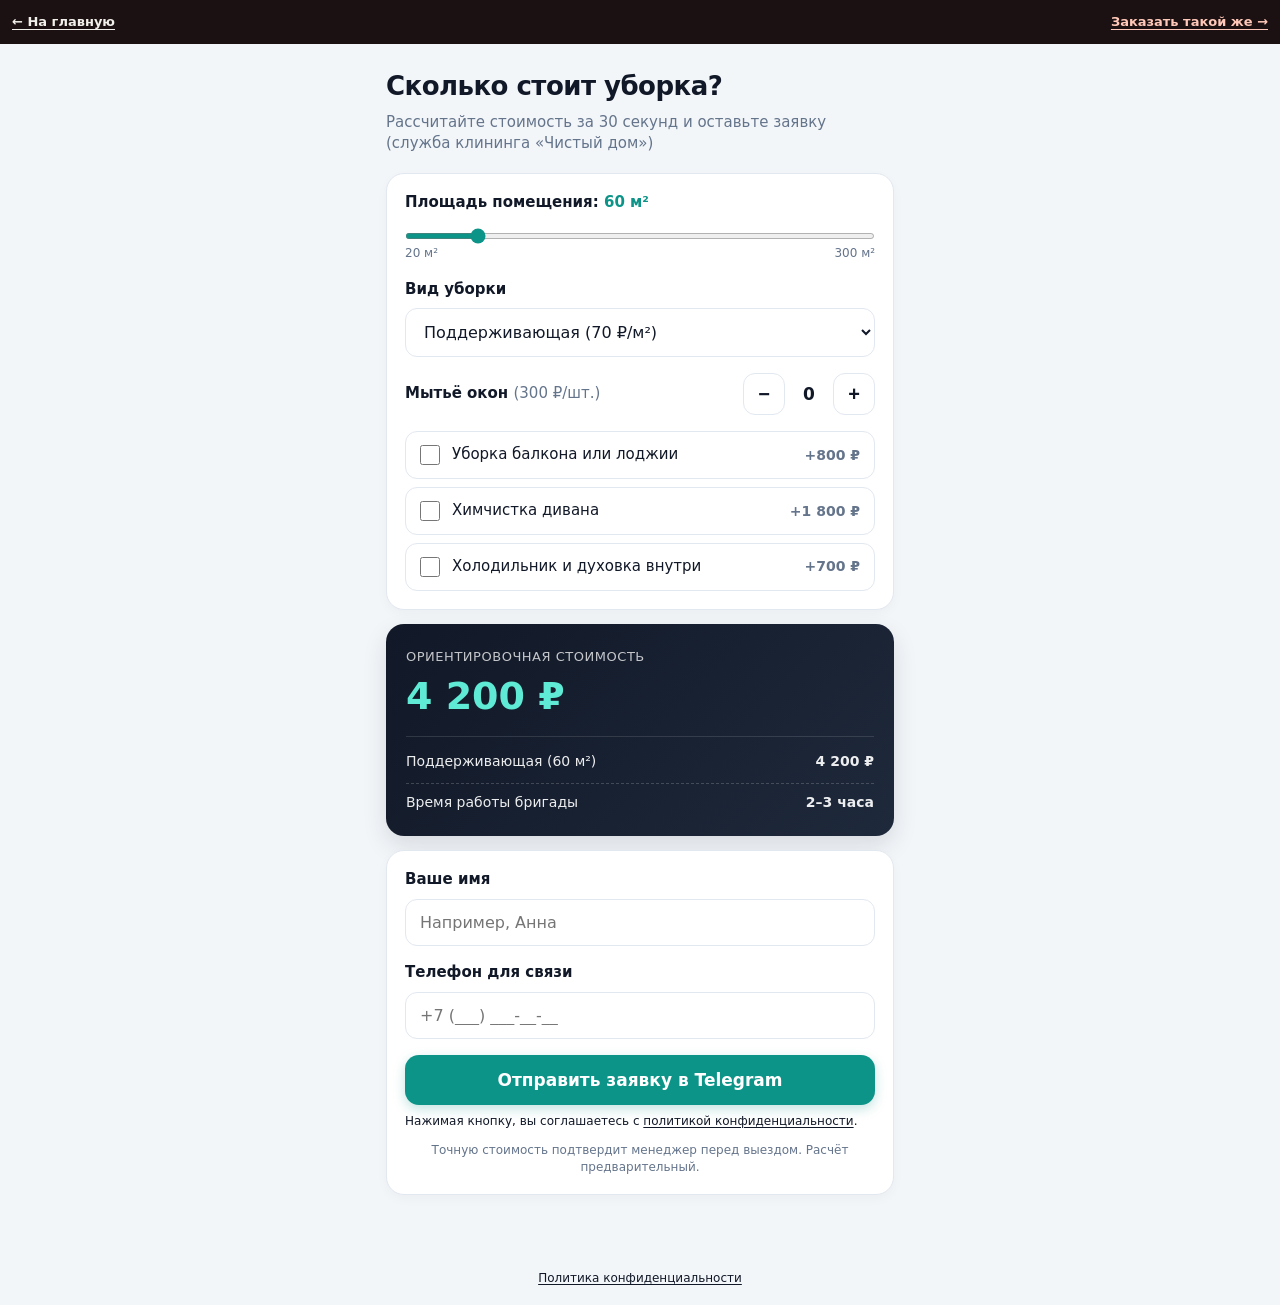
<file: calc_klining.html>
<!doctype html>
<html lang="ru">
<head>
<meta charset="utf-8">
<meta name="viewport" content="width=device-width,initial-scale=1">
<title>Калькулятор стоимости уборки</title>
<meta name="description" content="Демо калькулятора уборки с выбором типа уборки, площади помещения и дополнительных работ.">
<meta name="robots" content="noindex,follow">
<style>
:root {
  --ink: #111827;
  --acc: #0d9488;
  --acc-light: #f0fdfa;
  --bg: #f3f6f9;
  --card: #ffffff;
  --mut: #64748b;
  --line: #e2e8f0;
}
* { box-sizing: border-box; -webkit-tap-highlight-color: transparent; }
body {
  margin: 0;
  font: 16px/1.45 system-ui, -apple-system, Segoe UI, Roboto, Arial, sans-serif;
  background: var(--bg);
  color: var(--ink);
}
.wrap { max-width: 540px; margin: 0 auto; padding: 20px 16px 44px; }
h1 { font-size: 26px; font-weight: 800; margin: 4px 0 6px; letter-spacing: -0.02em; }
p.sub { color: var(--mut); margin: 0 0 18px; font-size: 15px; }
.card {
  background: var(--card);
  border: 1px solid var(--line);
  border-radius: 18px;
  padding: 18px;
  margin-bottom: 14px;
  box-shadow: 0 4px 12px rgba(15, 23, 42, 0.03);
}
.field-row { margin-top: 16px; }
.field-row:first-child { margin-top: 0; }
label.t { display: block; font-weight: 600; margin-bottom: 8px; font-size: 15px; }
label.t b { color: var(--acc); font-weight: 700; }
input[type=text], input[type=tel], select {
  width: 100%;
  padding: 13px 14px;
  border: 1.5px solid var(--line);
  border-radius: 12px;
  font-size: 16px;
  font-family: inherit;
  background: #fff;
  color: var(--ink);
  transition: border-color .15s;
}
input[type=text]:focus, input[type=tel]:focus, select:focus {
  outline: none;
  border-color: var(--acc);
}
input[type=range] {
  width: 100%;
  height: 6px;
  accent-color: var(--acc);
  cursor: pointer;
  margin: 6px 0 2px;
}
.range-limits {
  display: flex;
  justify-content: space-between;
  font-size: 12px;
  color: var(--mut);
}
.rng {
  display: flex;
  justify-content: space-between;
  align-items: center;
  gap: 10px;
}
.rng .t { margin-bottom: 0; }
.step { display: flex; align-items: center; gap: 10px; }
.step button {
  width: 42px;
  height: 42px;
  border-radius: 12px;
  border: 1.5px solid var(--line);
  background: #fff;
  color: var(--ink);
  font-size: 20px;
  font-weight: 600;
  cursor: pointer;
  display: flex;
  align-items: center;
  justify-content: center;
  transition: .15s;
}
.step button:active { background: var(--acc-light); border-color: var(--acc); }
.step b { min-width: 28px; text-align: center; font-size: 17px; }
.checks-wrap { margin-top: 16px; display: flex; flex-direction: column; gap: 8px; }
.ck {
  display: flex;
  align-items: center;
  gap: 12px;
  padding: 12px 14px;
  border: 1.5px solid var(--line);
  border-radius: 12px;
  cursor: pointer;
  transition: .15s;
}
.ck:has(input:checked) {
  border-color: var(--acc);
  background: var(--acc-light);
}
.ck input { width: 20px; height: 20px; accent-color: var(--acc); margin: 0; flex-shrink: 0; }
.ck span { flex: 1; font-size: 15px; font-weight: 500; }
.ck small { color: var(--mut); font-weight: 600; font-size: 14px; white-space: nowrap; }
.total {
  background: linear-gradient(135deg, #111827 0%, #1e293b 100%);
  color: #fff;
  border-radius: 18px;
  padding: 20px;
  margin-bottom: 14px;
  box-shadow: 0 10px 25px rgba(15, 23, 42, 0.12);
}
.total small { opacity: .75; font-size: 13px; text-transform: uppercase; letter-spacing: 0.04em; }
.total .sum { font-size: 38px; font-weight: 800; color: #5eead4; margin: 2px 0 12px; white-space: nowrap; }
.lines-box { border-top: 1px solid rgba(255,255,255,0.12); padding-top: 10px; margin-bottom: 8px; }
.line {
  display: flex;
  justify-content: space-between;
  align-items: baseline;
  font-size: 14px;
  opacity: .92;
  padding: 4px 0;
  gap: 12px;
}
.line span:last-child, .line b {
  white-space: nowrap;
  text-align: right;
  font-weight: 600;
}
.term-line {
  border-top: 1px dashed rgba(255,255,255,0.2);
  padding-top: 8px;
  margin-top: 4px;
}
button.main {
  width: 100%;
  padding: 15px;
  border: 0;
  border-radius: 14px;
  background: var(--acc);
  color: #fff;
  font-weight: 700;
  font-size: 17px;
  font-family: inherit;
  cursor: pointer;
  box-shadow: 0 4px 12px rgba(13, 148, 136, 0.25);
  transition: transform .1s, background .15s;
}
button.main:active { transform: scale(0.99); }
#box {
  white-space: pre-wrap;
  background: #f1f5f9;
  border: 1px solid var(--line);
  border-radius: 12px;
  padding: 12px;
  font-size: 13px;
  margin-top: 12px;
  display: none;
}
.note { font-size: 12px; color: var(--mut); margin-top: 12px; text-align: center; line-height: 1.4; }
.tg-modal-overlay {
  position: fixed; inset: 0; background: rgba(15, 23, 42, 0.78);
  backdrop-filter: blur(6px); -webkit-backdrop-filter: blur(6px);
  z-index: 9999; display: flex; align-items: center; justify-content: center;
  padding: 16px;
}
.tg-modal-box {
  background: #17212b; color: #f5f5f5; border: 1px solid #2b3847;
  border-radius: 20px; width: 100%; max-width: 440px; max-height: 90vh;
  overflow-y: auto; padding: 22px; box-shadow: 0 20px 50px rgba(0,0,0,0.5);
  font-family: system-ui, -apple-system, "Segoe UI", Roboto, sans-serif;
  box-sizing: border-box; text-align: left;
}
.tg-modal-header { display: flex; gap: 12px; align-items: flex-start; margin-bottom: 16px; }
.tg-modal-icon { font-size: 28px; line-height: 1; flex-shrink: 0; }
.tg-modal-title { font-size: 17px; font-weight: 700; color: #fff; margin-bottom: 4px; }
.tg-modal-desc { font-size: 13px; color: #94a3b8; line-height: 1.4; }
.tg-msg-wrap { background: #0e1621; border: 1px solid #242f3d; border-radius: 14px; padding: 14px; margin-bottom: 14px; }
.tg-msg-sender { display: flex; justify-content: space-between; align-items: center; font-size: 12.5px; font-weight: 600; color: #93c5fd; margin-bottom: 10px; border-bottom: 1px solid rgba(255,255,255,0.08); padding-bottom: 8px; }
.tg-badge { background: rgba(56, 189, 248, 0.15); color: #38bdf8; padding: 2px 6px; border-radius: 4px; font-size: 11px; }
.tg-msg-bubble { background: #2b5278; color: #ffffff; border-radius: 12px 12px 12px 4px; padding: 12px 14px; font-size: 13.5px; line-height: 1.5; white-space: pre-wrap; word-break: break-word; }
.tg-note { font-size: 12.5px; color: #cbd5e1; background: rgba(255,255,255,0.05); padding: 10px 12px; border-radius: 10px; border-left: 3px solid #38bdf8; margin-bottom: 16px; line-height: 1.4; }
.tg-modal-close { width: 100%; background: #3b82f6; color: #fff; border: 0; border-radius: 10px; padding: 12px; font-size: 14.5px; font-weight: 700; cursor: pointer; transition: background 0.15s; }
.tg-modal-close:hover { background: #2563eb; }
</style>

<link rel="stylesheet" href="assets/demo-bar.css">
<script src="assets/demo-bar.js" defer></script>
<script src="assets/analytics.js" defer></script>
</head>
<body>
<div class="wrap">
  
  <h1 id="h1"></h1>
  <p class="sub" id="sub"></p>

  <div class="card" id="fields"></div>

  <div class="total">
    <small>Ориентировочная стоимость</small>
    <div class="sum" id="sum">0 ₽</div>
    <div class="lines-box" id="lines"></div>
    <div class="line term-line"><span id="termL"></span><b id="term"></b></div>
  </div>

  <div class="card">
    <div class="field-row">
      <label class="t" for="name">Ваше имя</label>
      <input type="text" id="name" placeholder="Например, Анна" autocomplete="name">
    </div>
    <div class="field-row">
      <label class="t" for="phone">Телефон для связи</label>
      <input type="tel" id="phone" placeholder="+7 (___) ___-__-__" autocomplete="tel">
    </div>
    <button class="main" id="send" style="margin-top:16px">Отправить заявку в Telegram</button>
    <p class="demo-privacy-note">Нажимая кнопку, вы соглашаетесь с <a href="privacy.html" target="_blank" rel="noopener noreferrer">политикой конфиденциальности</a>.</p>
    <div id="box"></div>
    <div class="note" id="note"></div>
  </div>
</div>

<script>
// ===== НАСТРОЙКИ ПОД КЛИЕНТА =====
const CONFIG = {
  title: "Сколько стоит уборка?",
  subtitle: "Рассчитайте стоимость за 30 секунд и оставьте заявку (служба клининга «Чистый дом»)",
  telegram: "your_bot", // Ник получателя без @
  base: 0,
  min: 1500,
  termLabel: "Время работы бригады",
  term: S => (S.area > 150 ? "6–8 часов" : S.area > 70 ? "3–5 часов" : "2–3 часа"),
  note: "Точную стоимость подтвердит менеджер перед выездом. Расчёт предварительный.",
  fields: [
    {
      id: "area",
      type: "number",
      mode: "range",
      label: "Площадь помещения",
      unit: "м²",
      min: 20,
      max: 300,
      def: 60,
      step: 5
    },
    {
      id: "kind",
      type: "select",
      label: "Вид уборки",
      per: "area",
      perUnit: "м²",
      options: [
        { n: "Поддерживающая (70 ₽/м²)", short: "Поддерживающая", p: 70 },
        { n: "Генеральная (120 ₽/м²)", short: "Генеральная", p: 120 },
        { n: "После ремонта (180 ₽/м²)", short: "После ремонта", p: 180 }
      ]
    },
    {
      id: "win",
      type: "number",
      mode: "step",
      label: "Мытьё окон",
      unit: "шт.",
      min: 0,
      max: 20,
      def: 0,
      step: 1,
      price: 300
    },
    {
      id: "balk",
      type: "check",
      label: "Уборка балкона или лоджии",
      price: 800
    },
    {
      id: "sofa",
      type: "check",
      label: "Химчистка дивана",
      price: 1800
    },
    {
      id: "fr",
      type: "check",
      label: "Холодильник и духовка внутри",
      price: 700
    }
  ]
};
// =================================

const $ = id => document.getElementById(id);
const S = {};
const fmt = n => Math.round(n).toLocaleString("ru-RU").replace(/\s/g, "\u00a0") + "\u00a0₽";
const demo = CONFIG.telegram.includes("[") || !CONFIG.telegram.trim();


$("h1").textContent = CONFIG.title;
$("sub").textContent = CONFIG.subtitle;
$("note").textContent = CONFIG.note;
$("termL").textContent = CONFIG.termLabel || "Срок";

CONFIG.fields.forEach(f => {
  S[f.id] = f.type === "check" ? false : f.type === "select" ? 0 : f.def;
});

function build() {
  const box = $("fields");
  box.innerHTML = "";
  let checks = null;

  CONFIG.fields.forEach(f => {
    if (f.type === "number") {
      const l = document.createElement("div");
      l.className = "field-row";
      const useRange = f.mode === "range" || (!f.mode && (f.max - f.min > 25));
      if (useRange) {
        l.innerHTML = `
          <label class="t">${f.label}: <b id="o_${f.id}">${f.def}</b> <b>${f.unit || ""}</b></label>
          <input type="range" id="i_${f.id}" min="${f.min}" max="${f.max}" step="${f.step}" value="${f.def}">
          <div class="range-limits"><span>${f.min} ${f.unit || ""}</span><span>${f.max} ${f.unit || ""}</span></div>`;
      } else {
        l.innerHTML = `
          <div class="rng">
            <label class="t">${f.label} <span style="color:var(--mut);font-weight:400">(${fmt(f.price)}/${f.unit})</span></label>
            <div class="step">
              <button type="button" data-id="${f.id}" data-d="-${f.step || 1}">−</button>
              <b id="s_${f.id}">${f.def}</b>
              <button type="button" data-id="${f.id}" data-d="${f.step || 1}">+</button>
            </div>
          </div>`;
      }
      box.appendChild(l);
      checks = null;
    } else if (f.type === "select") {
      const l = document.createElement("div");
      l.className = "field-row";
      l.innerHTML = `<label class="t">${f.label}</label>
        <select id="i_${f.id}">${f.options.map((o, i) => `<option value="${i}">${o.n}</option>`).join("")}</select>`;
      box.appendChild(l);
      checks = null;
    } else {
      if (!checks) {
        checks = document.createElement("div");
        checks.className = "checks-wrap";
        box.appendChild(checks);
      }
      const d = document.createElement("label");
      d.className = "ck";
      d.innerHTML = `<input type="checkbox" id="i_${f.id}">
        <span>${f.label}</span>
        <small>${f.price ? "+" + fmt(f.price) : ""}</small>`;
      checks.appendChild(d);
    }
  });

  box.querySelectorAll("input[type=range]").forEach(r => r.oninput = () => { S[r.id.slice(2)] = +r.value; calc(); });
  box.querySelectorAll("select").forEach(s => s.onchange = () => { S[s.id.slice(2)] = +s.value; calc(); });
  box.querySelectorAll("input[type=checkbox]").forEach(c => c.onchange = () => { S[c.id.slice(2)] = c.checked; calc(); });
  box.querySelectorAll(".step button").forEach(b => b.onclick = () => {
    const f = CONFIG.fields.find(x => x.id === b.dataset.id);
    S[f.id] = Math.max(f.min, Math.min(f.max, S[f.id] + +b.dataset.d));
    calc();
  });
}

function calc() {
  let sum = CONFIG.base || 0;
  const rows = [];
  if (CONFIG.base) rows.push(["Базовая стоимость", CONFIG.base]);

  CONFIG.fields.forEach(f => {
    if (f.type === "number") {
      const o = $("o_" + f.id); if (o) o.textContent = S[f.id];
      const s = $("s_" + f.id); if (s) s.textContent = S[f.id];
      if (f.price && S[f.id] > 0) {
        const v = f.price * S[f.id] * (f.times ? S[f.times] : 1);
        sum += v;
        rows.push([`${f.label}: ${S[f.id]} ${f.unit || ""}`, v]);
      }
    } else if (f.type === "select") {
      const o = f.options[S[f.id]];
      const mult = f.per ? S[f.per] : 1;
      const v = o.p * mult;
      const title = `${o.short || o.n}${f.per ? ` (${mult}\u00a0${f.perUnit || ""})` : ""}`;
      sum += v;
      rows.push([title, v]);
    } else if (S[f.id]) {
      sum += f.price;
      rows.push([f.label, f.price]);
    }
  });

  if (CONFIG.min && sum < CONFIG.min) {
    rows.push(["Доплата до мин. заказа", CONFIG.min - sum]);
    sum = CONFIG.min;
  }

  $("lines").innerHTML = rows.map(r => `<div class="line"><span>${r[0]}</span><span>${r[1] ? fmt(r[1]) : "входит"}</span></div>`).join("");
  $("sum").textContent = fmt(sum);
  $("term").textContent = CONFIG.term ? CONFIG.term(S) : "";
  S.__sum = sum;
  S.__rows = rows;
}

// Срок рассчитывается напрямую функцией CONFIG.term(S) без new Function.

// Маска ввода телефона +7 (XXX) XXX-XX-XX
$("phone").addEventListener("input", e => {
  let d = e.target.value.replace(/\D/g, "");
  if (!d) { e.target.value = ""; return; }
  if (d[0] === "8" || d[0] === "7") d = d.slice(1);
  else if (d[0] === "9") d = d;
  d = d.slice(0, 10);
  let res = "+7";
  if (d.length > 0) res += " (" + d.slice(0, 3);
  if (d.length >= 4) res += ") " + d.slice(3, 6);
  if (d.length >= 7) res += "-" + d.slice(6, 8);
  if (d.length >= 9) res += "-" + d.slice(8, 10);
  e.target.value = res;
});

$("send").onclick = () => {
  const n = $("name").value.trim();
  const p = $("phone").value.trim();
  const digits = p.replace(/\D/g, "");
  if (n.length < 2 || digits.length < 11) {
    demoShowError("Пожалуйста, укажите ваше имя и полный номер телефона", $("send"));
    return;
  }
  const t = `🧹 Заявка: ${CONFIG.title}\n` +
            `👤 Имя: ${n}\n` +
            `📞 Телефон: ${p}\n\n` +
            `📋 Расчёт:\n` +
            S.__rows.map(r => `• ${r[0]} — ${fmt(r[1])}`).join("\n") +
            `\n⏱ ${CONFIG.termLabel}: ${$("term").textContent}` +
            `\n\n💰 Итого: ${fmt(S.__sum)}`;

  showTgModal(t);
};

build();
calc();
function showTgModal(text) {
  var modal = document.getElementById("tgPreviewModal");
  if (!modal) return;
  document.getElementById("tgPreviewText").textContent = text;
  modal.style.display = "flex";
  document.body.style.overflow = "hidden";
}
function closeTgModal() {
  var modal = document.getElementById("tgPreviewModal");
  if (modal) modal.style.display = "none";
  document.body.style.overflow = "";
}
document.addEventListener("keydown", function(e) {
  if (e.key === "Escape") closeTgModal();
});
</script>
<!-- Модальное окно примера заявки в Telegram -->
<div id="tgPreviewModal" class="tg-modal-overlay" style="display:none">
  <div class="tg-modal-box">
    <div class="tg-modal-header">
      <div class="tg-modal-icon">✅</div>
      <div>
        <div class="tg-modal-title">Заявка успешно сформирована!</div>
        <div class="tg-modal-desc">Пример сообщения, которое моментально приходит вам в Telegram при реальном заказе:</div>
      </div>
    </div>
    <div class="tg-msg-wrap">
      <div class="tg-msg-sender">
        <span>🤖 Бот заявок вашего сайта</span>
        <span class="tg-badge">Telegram</span>
      </div>
      <div class="tg-msg-bubble" id="tgPreviewText"></div>
    </div>
    <div class="tg-note">
      ⚡ <b>Как это работает в бизнесе:</b> клиент оставляет заявку на вашем сайте, и она без задержек падает прямо в ваш Telegram или в рабочий чат. Без абонентской платы!
    </div>
    <button type="button" class="tg-modal-close" onclick="closeTgModal()">Попробовать другой расчёт</button>
  </div>
</div>
  <footer class="demo-privacy-footer"><a href="privacy.html" target="_blank" rel="noopener noreferrer">Политика конфиденциальности</a></footer>
</body>
</html>
</file>
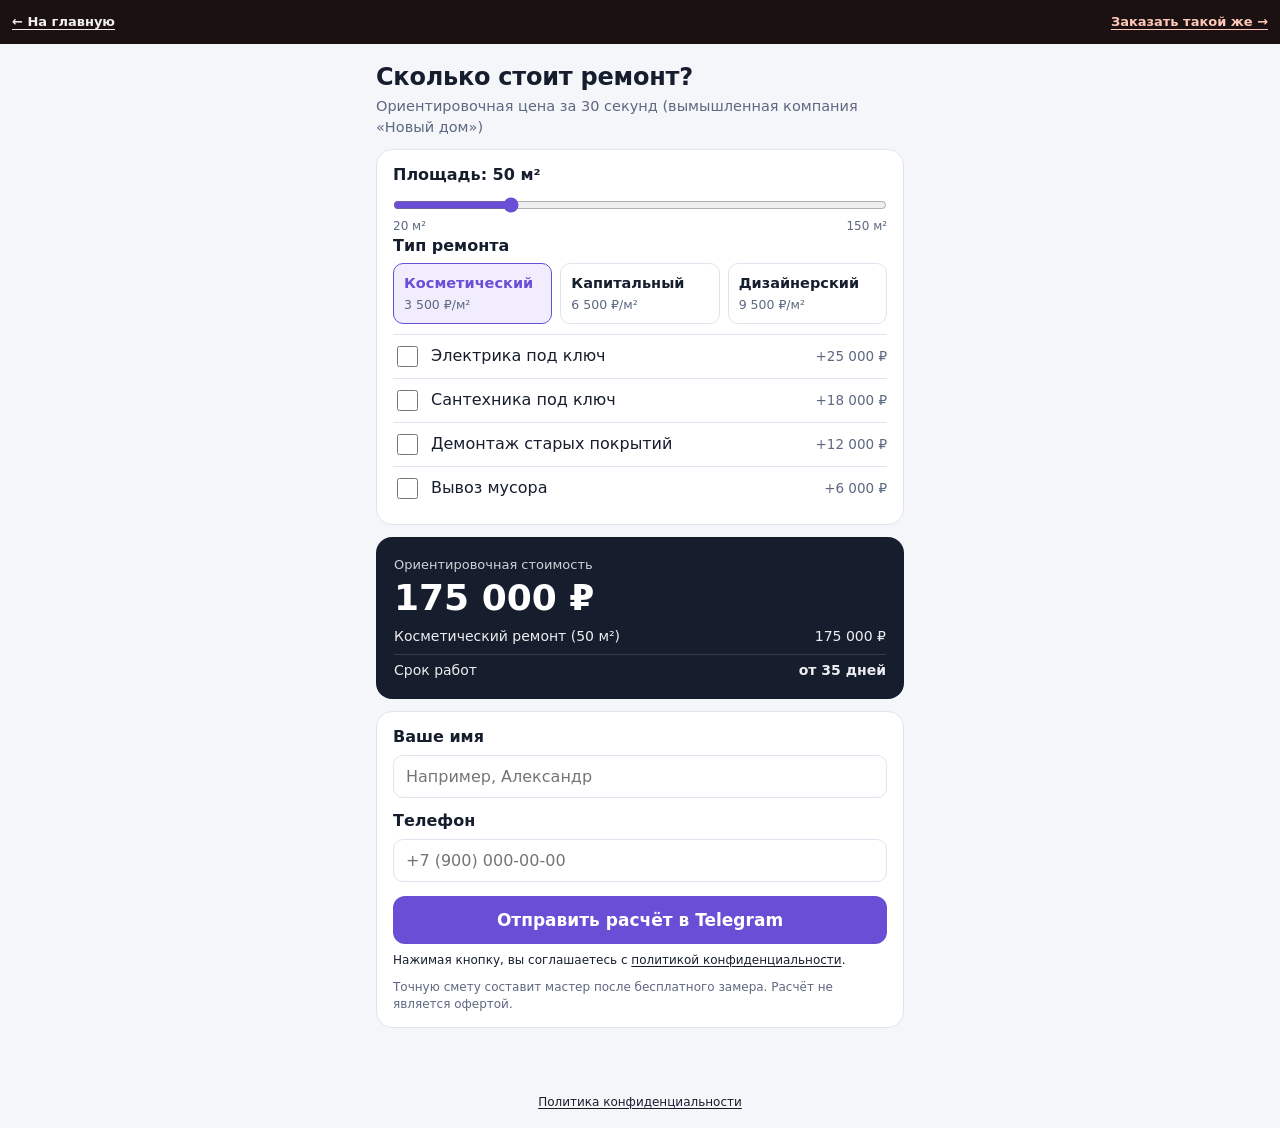
<file: calc_remont.html>
<!doctype html>
<html lang="ru">
<head>
<meta charset="utf-8">
<meta name="viewport" content="width=device-width,initial-scale=1">
<title>Калькулятор стоимости ремонта помещений</title>
<meta name="description" content="Демо расчёта ремонта помещения с выбором пакета работ, площади и дополнительных услуг.">
<meta name="robots" content="noindex,follow">
<style>
:root {
  --ink: #161e2e;
  --acc: #6a4fd6;
  --acc-hover: #583ec0;
  --acc-soft: #f1edfc;
  --bg: #f4f6fa;
  --card: #fff;
  --mut: #5d6881;
  --line: #dfe5ef;
  --err: #c82333;
  --ok: #197a4b;
}
* { box-sizing: border-box; }
html { scroll-behavior: smooth; }
body {
  margin: 0;
  font: 16px/1.42 system-ui, -apple-system, Segoe UI, Roboto, Arial, sans-serif;
  background: var(--bg);
  color: var(--ink);
}
.wrap { max-width: 560px; margin: 0 auto; padding: 12px 16px 36px; }
h1 { font-size: 24px; margin: 4px 0 2px; letter-spacing: -0.01em; }
p.sub { color: var(--mut); margin: 0 0 12px; font-size: 14.5px; }
.card {
  background: var(--card);
  border: 1px solid var(--line);
  border-radius: 16px;
  padding: 14px 16px;
  margin-bottom: 12px;
}
label.t { display: block; font-weight: 600; margin: 12px 0 6px; }
label.t:first-child { margin-top: 0; }
input[type=number], input[type=text], input[type=tel], select {
  width: 100%;
  padding: 11px 12px;
  border: 1px solid var(--line);
  border-radius: 10px;
  font-size: 16px;
  font-family: inherit;
  color: var(--ink);
  background: #fff;
  transition: border-color .15s;
}
input:focus-visible, select:focus-visible {
  outline: 2px solid var(--acc);
  outline-offset: 1px;
  border-color: var(--acc);
}
input.invalid { border-color: var(--err); background: #fff8f8; }
input[type=range] {
  width: 100%;
  accent-color: var(--acc);
  margin: 4px 0 2px;
  cursor: pointer;
}
.range-limits {
  display: flex;
  justify-content: space-between;
  font-size: 12px;
  color: var(--mut);
  margin-top: -2px;
}

/* Кнопки-тарифы вместо выпадающего списка (в 1 тап, без обрыва строк) */
.seg {
  display: grid;
  grid-template-columns: repeat(3, 1fr);
  gap: 8px;
}
@media (max-width: 400px) {
  .seg { grid-template-columns: 1fr; }
}
.seg-item {
  position: relative;
  display: flex;
  flex-direction: column;
  justify-content: center;
  padding: 9px 10px;
  border: 1.5px solid var(--line);
  border-radius: 10px;
  background: #fff;
  cursor: pointer;
  user-select: none;
  transition: border-color .15s, background .15s;
}
@media (max-width: 400px) {
  .seg-item {
    flex-direction: row;
    justify-content: space-between;
    align-items: center;
  }
}
.seg-item input { position: absolute; opacity: 0; pointer-events: none; }
.seg-item b { font-size: 14.5px; font-weight: 600; color: var(--ink); }
.seg-item small { font-size: 12.5px; color: var(--mut); white-space: nowrap; margin-top: 2px; }
@media (max-width: 400px) {
  .seg-item small { margin-top: 0; }
}
.seg-item.active {
  border-color: var(--acc);
  background: var(--acc-soft);
}
.seg-item.active b { color: var(--acc); }

.rng { display: flex; justify-content: space-between; align-items: center; gap: 10px; }
.step { display: flex; align-items: center; gap: 8px; }
.step button {
  width: 38px;
  height: 38px;
  border-radius: 10px;
  border: 1px solid var(--line);
  background: #fff;
  font-size: 20px;
  cursor: pointer;
}
.ck {
  display: flex;
  align-items: center;
  gap: 10px;
  padding: 8px 0;
  border-top: 1px solid var(--line);
  cursor: pointer;
  user-select: none;
}
.ck input {
  width: 21px;
  height: 21px;
  accent-color: var(--acc);
  flex-shrink: 0;
  cursor: pointer;
}
.ck span { flex: 1; }
.ck small { color: var(--mut); white-space: nowrap; font-size: 13.5px; }

.total {
  background: var(--ink);
  color: #fff;
  border-radius: 16px;
  padding: 16px 18px;
  margin-bottom: 12px;
}
.total .sum {
  font-size: 36px;
  font-weight: 800;
  color: #fff;
  line-height: 1.15;
  margin: 2px 0 6px;
}
.total small { opacity: .8; font-size: 13px; }
.line {
  display: flex;
  justify-content: space-between;
  align-items: baseline;
  font-size: 14px;
  opacity: .92;
  padding: 2.5px 0;
  gap: 12px;
}
.line span:last-child, .line b:last-child { white-space: nowrap; }
.line.term-row {
  margin-top: 4px;
  padding-top: 6px;
  border-top: 1px solid rgba(255, 255, 255, .14);
}

.err {
  color: var(--err);
  font-size: 13.5px;
  font-weight: 600;
  margin-top: 10px;
  display: none;
}
button.main {
  width: 100%;
  padding: 14px;
  border: 0;
  border-radius: 12px;
  background: var(--acc);
  color: #fff;
  font-weight: 700;
  font-size: 17px;
  font-family: inherit;
  cursor: pointer;
  transition: background .15s;
}
button.main:hover { background: var(--acc-hover); }
#box {
  white-space: pre-wrap;
  background: #eef2f8;
  border: 1px solid var(--line);
  border-radius: 10px;
  padding: 12px;
  font-size: 13.5px;
  margin-top: 12px;
  display: none;
}
.copy-ok {
  display: block;
  color: var(--ok);
  font-weight: 600;
  font-size: 12.5px;
  margin-bottom: 6px;
}
.note { font-size: 12px; color: var(--mut); margin-top: 10px; }
.tg-modal-overlay {
  position: fixed; inset: 0; background: rgba(15, 23, 42, 0.78);
  backdrop-filter: blur(6px); -webkit-backdrop-filter: blur(6px);
  z-index: 9999; display: flex; align-items: center; justify-content: center;
  padding: 16px;
}
.tg-modal-box {
  background: #17212b; color: #f5f5f5; border: 1px solid #2b3847;
  border-radius: 20px; width: 100%; max-width: 440px; max-height: 90vh;
  overflow-y: auto; padding: 22px; box-shadow: 0 20px 50px rgba(0,0,0,0.5);
  font-family: system-ui, -apple-system, "Segoe UI", Roboto, sans-serif;
  box-sizing: border-box; text-align: left;
}
.tg-modal-header { display: flex; gap: 12px; align-items: flex-start; margin-bottom: 16px; }
.tg-modal-icon { font-size: 28px; line-height: 1; flex-shrink: 0; }
.tg-modal-title { font-size: 17px; font-weight: 700; color: #fff; margin-bottom: 4px; }
.tg-modal-desc { font-size: 13px; color: #94a3b8; line-height: 1.4; }
.tg-msg-wrap { background: #0e1621; border: 1px solid #242f3d; border-radius: 14px; padding: 14px; margin-bottom: 14px; }
.tg-msg-sender { display: flex; justify-content: space-between; align-items: center; font-size: 12.5px; font-weight: 600; color: #93c5fd; margin-bottom: 10px; border-bottom: 1px solid rgba(255,255,255,0.08); padding-bottom: 8px; }
.tg-badge { background: rgba(56, 189, 248, 0.15); color: #38bdf8; padding: 2px 6px; border-radius: 4px; font-size: 11px; }
.tg-msg-bubble { background: #2b5278; color: #ffffff; border-radius: 12px 12px 12px 4px; padding: 12px 14px; font-size: 13.5px; line-height: 1.5; white-space: pre-wrap; word-break: break-word; }
.tg-note { font-size: 12.5px; color: #cbd5e1; background: rgba(255,255,255,0.05); padding: 10px 12px; border-radius: 10px; border-left: 3px solid #38bdf8; margin-bottom: 16px; line-height: 1.4; }
.tg-modal-close { width: 100%; background: #3b82f6; color: #fff; border: 0; border-radius: 10px; padding: 12px; font-size: 14.5px; font-weight: 700; cursor: pointer; transition: background 0.15s; }
.tg-modal-close:hover { background: #2563eb; }
</style>

<link rel="stylesheet" href="assets/demo-bar.css">
<script src="assets/demo-bar.js" defer></script>
<script src="assets/analytics.js" defer></script>
</head>
<body>
<div class="wrap">
  
  <h1 id="h1"></h1>
  <p class="sub" id="sub"></p>

  <div class="card" id="fields"></div>

  <div class="total">
    <small>Ориентировочная стоимость</small>
    <div class="sum" id="sum">0&nbsp;₽</div>
    <div id="lines"></div>
    <div class="line term-row"><span id="termL"></span><b id="term"></b></div>
  </div>

  <div class="card">
    <label class="t" for="name">Ваше имя</label>
    <input type="text" id="name" autocomplete="given-name" autocapitalize="words" placeholder="Например, Александр">
    <label class="t" for="phone">Телефон</label>
    <input type="tel" id="phone" inputmode="tel" autocomplete="tel" placeholder="+7 (900) 000-00-00" maxlength="18">
    <div class="err" id="err" role="alert"></div>
    <button class="main" id="send" type="button" style="margin-top:14px">Отправить расчёт в Telegram</button>
    <p class="demo-privacy-note">Нажимая кнопку, вы соглашаетесь с <a href="privacy.html" target="_blank" rel="noopener noreferrer">политикой конфиденциальности</a>.</p>
    <div id="box"></div>
    <div class="note" id="note"></div>
  </div>
</div>

<script>
// ===== НАСТРОЙКИ ПОД КЛИЕНТА =====
const CONFIG = {
  "title": "Сколько стоит ремонт?",
  "subtitle": "Ориентировочная цена за 30 секунд (вымышленная компания «Новый дом»)",
  "telegram": "your_bot",
  "demoBanner": true,
  "base": 0,
  "min": 50000,
  "termLabel": "Срок работ",
  "term": S => (S.area > 70 ? "от 50 дней" : S.area > 40 ? "от 35 дней" : "от 20 дней"),
  "note": "Точную смету составит мастер после бесплатного замера. Расчёт не является офертой.",
  "fields": [
    {
      "id": "area",
      "type": "number",
      "label": "Площадь",
      "unit": "м²",
      "min": 20,
      "max": 150,
      "def": 50,
      "step": 5
    },
    {
      "id": "kind",
      "type": "select",
      "label": "Тип ремонта",
      "per": "area",
      "options": [
        { "n": "Косметический", "p": 3500 },
        { "n": "Капитальный", "p": 6500 },
        { "n": "Дизайнерский", "p": 9500 }
      ]
    },
    {
      "id": "el",
      "type": "check",
      "label": "Электрика под ключ",
      "price": 25000
    },
    {
      "id": "pl",
      "type": "check",
      "label": "Сантехника под ключ",
      "price": 18000
    },
    {
      "id": "dem",
      "type": "check",
      "label": "Демонтаж старых покрытий",
      "price": 12000
    },
    {
      "id": "trash",
      "type": "check",
      "label": "Вывоз мусора",
      "price": 6000
    }
  ]
};
// =================================

const $ = id => document.getElementById(id);
const S = {};
const fmt = n => Math.round(n).toLocaleString("ru-RU") + "\u00A0₽";

$("h1").textContent = CONFIG.title;
$("sub").textContent = CONFIG.subtitle;
$("note").textContent = CONFIG.note;
$("termL").textContent = CONFIG.termLabel || "Срок";

CONFIG.fields.forEach(f => {
  S[f.id] = f.type === "check" ? false : f.type === "select" ? 0 : f.def;
});

function build() {
  const box = $("fields");
  box.innerHTML = "";
  let checks = null;

  CONFIG.fields.forEach(f => {
    if (f.type === "number") {
      const l = document.createElement("div");
      const isRange = f.step && (f.max - f.min > 12);
      l.innerHTML =
        `<label class="t" for="i_${f.id}">${f.label}: <b id="o_${f.id}"></b>\u00A0${f.unit || ""}</label>` +
        (isRange
          ? `<input type="range" id="i_${f.id}" min="${f.min}" max="${f.max}" step="${f.step}" value="${f.def}">` +
            `<div class="range-limits"><span>${f.min}\u00A0${f.unit || ""}</span><span>${f.max}\u00A0${f.unit || ""}</span></div>`
          : `<div class="rng"><span></span><div class="step"><button type="button" data-id="${f.id}" data-d="-${f.step || 1}">−</button><b id="s_${f.id}"></b><button type="button" data-id="${f.id}" data-d="${f.step || 1}">+</button></div></div>`);
      box.appendChild(l);
      checks = null;
    } else if (f.type === "select") {
      const perField = f.per ? CONFIG.fields.find(x => x.id === f.per) : null;
      // \u2060 (Word Joiner) запрещает разрыв строки сразу после слэша
      const unitSuffix = perField && perField.unit ? "/\u2060" + perField.unit : "";
      const l = document.createElement("div");

      if (f.options.length <= 4) {
        l.innerHTML =
          `<label class="t">${f.label}</label>` +
          `<div class="seg" data-id="${f.id}">` +
          f.options.map((o, i) =>
            `<label class="seg-item${i === 0 ? " active" : ""}">` +
            `<input type="radio" name="r_${f.id}" value="${i}"${i === 0 ? " checked" : ""}>` +
            `<b>${o.n}</b>` +
            `<small>${o.p ? fmt(o.p) + unitSuffix : "бесплатно"}</small>` +
            `</label>`
          ).join("") +
          `</div>`;
      } else {
        l.innerHTML =
          `<label class="t" for="i_${f.id}">${f.label}</label>` +
          `<select id="i_${f.id}">` +
          f.options.map((o, i) => `<option value="${i}">${o.n} — ${o.p ? fmt(o.p) + unitSuffix : "бесплатно"}</option>`).join("") +
          `</select>`;
      }
      box.appendChild(l);
      checks = null;
    } else {
      if (!checks) {
        checks = document.createElement("div");
        checks.style.marginTop = "10px";
        box.appendChild(checks);
      }
      const d = document.createElement("label");
      d.className = "ck";
      d.innerHTML = `<input type="checkbox" id="i_${f.id}"><span>${f.label}</span><small>${f.price ? "+" + fmt(f.price) : ""}</small>`;
      checks.appendChild(d);
    }
  });

  box.querySelectorAll("input[type=range]").forEach(r => {
    r.oninput = () => { S[r.id.slice(2)] = +r.value; calc(); };
  });
  box.querySelectorAll("select").forEach(s => {
    s.onchange = () => { S[s.id.slice(2)] = +s.value; calc(); };
  });
  box.querySelectorAll(".seg").forEach(seg => {
    const id = seg.dataset.id;
    seg.querySelectorAll("input[type=radio]").forEach(rad => {
      rad.onchange = () => {
        S[id] = +rad.value;
        seg.querySelectorAll(".seg-item").forEach(lbl => lbl.classList.remove("active"));
        rad.parentElement.classList.add("active");
        calc();
      };
    });
  });
  box.querySelectorAll("input[type=checkbox]").forEach(c => {
    c.onchange = () => { S[c.id.slice(2)] = c.checked; calc(); };
  });
  box.querySelectorAll(".step button").forEach(b => {
    b.onclick = () => {
      const f = CONFIG.fields.find(x => x.id === b.dataset.id);
      S[f.id] = Math.max(f.min, Math.min(f.max, S[f.id] + +b.dataset.d));
      calc();
    };
  });
}

// Срок рассчитывается напрямую функцией CONFIG.term(S) без динамического eval/Function.

function calc() {
  let sum = CONFIG.base || 0;
  const rows = [];
  if (CONFIG.base) rows.push(["Базовая стоимость", CONFIG.base]);

  CONFIG.fields.forEach(f => {
    if (f.type === "number") {
      const o = $("o_" + f.id);
      if (o) o.textContent = S[f.id];
      const s = $("s_" + f.id);
      if (s) s.textContent = S[f.id];
      if (f.price) {
        const v = f.price * S[f.id] * (f.times ? S[f.times] : 1);
        sum += v;
        rows.push([`${f.label} (${S[f.id]}\u00A0${f.unit || ""}${f.times ? " × " + S[f.times] : ""})`, v]);
      }
    } else if (f.type === "select") {
      const o = f.options[S[f.id]];
      const perField = f.per ? CONFIG.fields.find(x => x.id === f.per) : null;
      const perText = perField ? ` (${S[f.per]}\u00A0${perField.unit || ""})` : "";
      const v = o.p * (f.per ? S[f.per] : 1);
      const rowTitle = `${o.n} ремонт${perText}`;
      if (v) {
        sum += v;
        rows.push([rowTitle, v]);
      } else {
        rows.push([rowTitle, 0]);
      }
    } else if (S[f.id]) {
      sum += f.price;
      rows.push([f.label, f.price]);
    }
  });

  if (CONFIG.min && sum < CONFIG.min) {
    rows.push(["Доплата до минимального заказа", CONFIG.min - sum]);
    sum = CONFIG.min;
  }

  $("lines").innerHTML = rows
    .map(r => `<div class="line"><span>${r[0]}</span><span>${r[1] ? fmt(r[1]) : "входит"}</span></div>`)
    .join("");
  $("sum").textContent = fmt(sum);

  const termVal = CONFIG.term ? CONFIG.term(S) : "";
  $("term").textContent = termVal;

  S.__sum = sum;
  S.__rows = rows;
  S.__term = termVal;
}

function clearErr() {
  const err = $("err");
  err.style.display = "none";
  err.textContent = "";
  $("name").classList.remove("invalid");
  $("phone").classList.remove("invalid");
}

$("name").addEventListener("input", clearErr);

// Маска телефона +7 (900) 000-00-00
$("phone").addEventListener("input", e => {
  clearErr();
  let digits = e.target.value.replace(/\D/g, "");
  if (!digits) {
    e.target.value = "";
    return;
  }
  if (digits[0] === "7" || digits[0] === "8") {
    digits = digits.substring(1);
  }
  digits = digits.substring(0, 10);
  let res = "+7";
  if (digits.length > 0) res += " (" + digits.substring(0, 3);
  if (digits.length >= 4) res += ") " + digits.substring(3, 6);
  if (digits.length >= 7) res += "-" + digits.substring(6, 8);
  if (digits.length >= 9) res += "-" + digits.substring(8, 10);
  e.target.value = res;
});

$("send").onclick = () => {
  const n = $("name").value.trim();
  const p = $("phone").value.trim();
  const digits = p.replace(/\D/g, "");
  const err = $("err");

  if (n.length < 2) {
    $("name").classList.add("invalid");
    err.textContent = "Пожалуйста, укажите ваше имя.";
    err.style.display = "block";
    return;
  }
  if (digits.length < 11) {
    $("phone").classList.add("invalid");
    err.textContent = "Введите номер телефона полностью.";
    err.style.display = "block";
    return;
  }

  clearErr();

  const linesText = S.__rows
    .map(r => "• " + r[0] + " — " + (r[1] ? fmt(r[1]) : "входит"))
    .join("\n");
  const termLine = S.__term ? `\n⏱ ${CONFIG.termLabel || "Срок"}: ${S.__term}` : "";
  const t =
    `🛠 Заявка: ${CONFIG.title}\n` +
    `👤 Имя: ${n}\n` +
    `📞 Телефон: ${p}\n\n` +
    `📋 Расчёт:\n${linesText}${termLine}\n` +
    `💰 Итого: ${fmt(S.__sum)}`;

  const b = $("box");
  b.style.display = "block";
  b.replaceChildren(document.createTextNode(t));

  const markCopied = () => {
    if (b.querySelector(".copy-ok")) return;
    const okBadge = document.createElement("span");
    okBadge.className = "copy-ok";
    okBadge.textContent = "✓ Расчёт скопирован в буфер обмена";
    b.prepend(okBadge);
  };
  const fallbackCopy = () => {
    const ta = document.createElement("textarea");
    ta.value = t;
    ta.style.position = "fixed";
    ta.style.opacity = "0";
    document.body.appendChild(ta);
    ta.select();
    try {
      if (document.execCommand("copy")) markCopied();
    } catch {}
    ta.remove();
  };
  if (navigator.clipboard && typeof navigator.clipboard.writeText === "function") {
    navigator.clipboard.writeText(t).then(markCopied, fallbackCopy);
  } else {
    fallbackCopy();
  }

  showTgModal(t);
};

build();
calc();
function showTgModal(text) {
  var modal = document.getElementById("tgPreviewModal");
  if (!modal) return;
  document.getElementById("tgPreviewText").textContent = text;
  modal.style.display = "flex";
  document.body.style.overflow = "hidden";
}
function closeTgModal() {
  var modal = document.getElementById("tgPreviewModal");
  if (modal) modal.style.display = "none";
  document.body.style.overflow = "";
}
document.addEventListener("keydown", function(e) {
  if (e.key === "Escape") closeTgModal();
});
</script>
<!-- Модальное окно примера заявки в Telegram -->
<div id="tgPreviewModal" class="tg-modal-overlay" style="display:none">
  <div class="tg-modal-box">
    <div class="tg-modal-header">
      <div class="tg-modal-icon">✅</div>
      <div>
        <div class="tg-modal-title">Заявка успешно сформирована!</div>
        <div class="tg-modal-desc">Пример сообщения, которое моментально приходит вам в Telegram при реальном заказе:</div>
      </div>
    </div>
    <div class="tg-msg-wrap">
      <div class="tg-msg-sender">
        <span>🤖 Бот заявок вашего сайта</span>
        <span class="tg-badge">Telegram</span>
      </div>
      <div class="tg-msg-bubble" id="tgPreviewText"></div>
    </div>
    <div class="tg-note">
      ⚡ <b>Как это работает в бизнесе:</b> клиент оставляет заявку на вашем сайте, и она без задержек падает прямо в ваш Telegram или в рабочий чат. Без абонентской платы!
    </div>
    <button type="button" class="tg-modal-close" onclick="closeTgModal()">Попробовать другой расчёт</button>
  </div>
</div>
  <footer class="demo-privacy-footer"><a href="privacy.html" target="_blank" rel="noopener noreferrer">Политика конфиденциальности</a></footer>
</body>
</html>
</file>
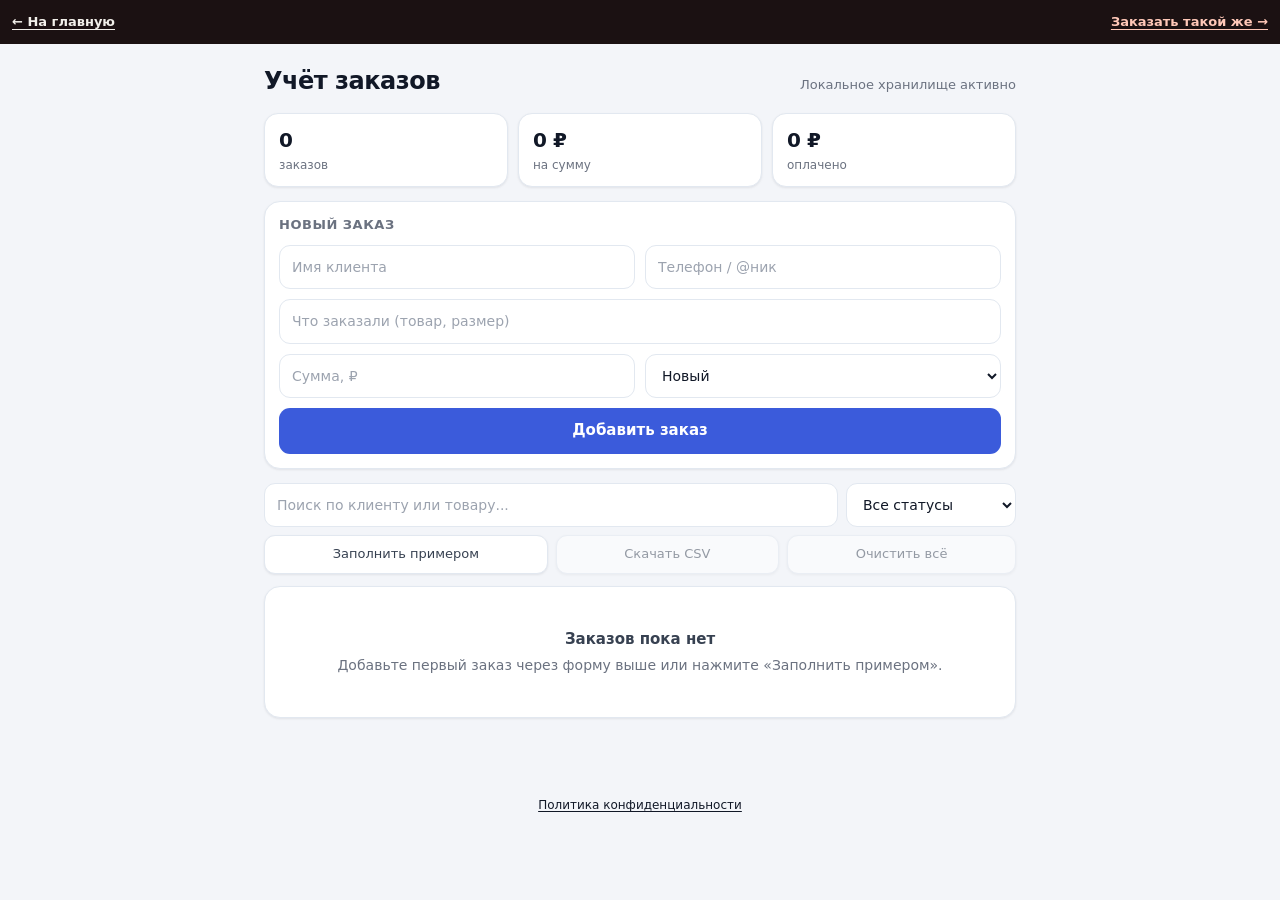
<file: crm_zakazy.html>
<!doctype html>
<html lang="ru">
<head>
  <meta charset="utf-8">
  <meta name="viewport" content="width=device-width, initial-scale=1">
  <title>Учёт заказов — Мини-CRM для бизнеса</title>
<meta name="description" content="Демо учёта заказов с фильтрами, статусами, локальным хранением и выгрузкой в CSV.">
<meta name="robots" content="noindex,follow">
  <style>
    :root {
      --ink: #111827;
      --ink-secondary: #374151;
      --mut: #6b7280;
      --bg: #f3f5f9;
      --card: #ffffff;
      --line: #e2e8f0;
      --line-hover: #cbd5e1;
      --acc: #3b5bdb;
      --acc-hover: #2f4ac0;
      --acc-soft: #eef2ff;
      --danger: #dc2626;
      --danger-soft: #fef2f2;
      --warn-bg: #fffbeb;
      --warn-border: #fde68a;
      --warn-ink: #92400e;
      --radius-lg: 16px;
      --radius-md: 11px;
      --radius-sm: 8px;
      --shadow: 0 1px 3px rgba(15, 23, 42, 0.05), 0 1px 2px rgba(15, 23, 42, 0.03);
    }

    * {
      box-sizing: border-box;
    }

    body {
      margin: 0;
      font: 15px/1.45 system-ui, -apple-system, "Segoe UI", Roboto, Arial, sans-serif;
      background: var(--bg);
      color: var(--ink);
      -webkit-font-smoothing: antialiased;
    }

    .wrap {
      max-width: 780px;
      margin: 0 auto;
      padding: 16px 14px 48px;
    }

    /* Шапка */
    .header {
      display: flex;
      align-items: baseline;
      justify-content: space-between;
      gap: 12px;
      margin: 4px 0 14px;
      flex-wrap: wrap;
    }
    h1 {
      font-size: 24px;
      font-weight: 800;
      letter-spacing: -0.02em;
      margin: 0;
    }
    .header-sub {
      font-size: 13px;
      color: var(--mut);
    }

    /* Карточки статистики */
    .stats {
      display: grid;
      grid-template-columns: repeat(3, 1fr);
      gap: 10px;
      margin-bottom: 14px;
    }
    .st {
      background: var(--card);
      border: 1px solid var(--line);
      border-radius: 14px;
      padding: 12px 14px;
      box-shadow: var(--shadow);
      min-width: 0;
    }
    .st b {
      display: block;
      font-size: 20px;
      font-weight: 800;
      letter-spacing: -0.02em;
      white-space: nowrap;
      overflow: hidden;
      text-overflow: ellipsis;
      margin-bottom: 2px;
    }
    .st span {
      color: var(--mut);
      font-size: 12px;
      display: block;
    }

    /* Базовая карточка */
    .card {
      background: var(--card);
      border: 1px solid var(--line);
      border-radius: var(--radius-lg);
      padding: 14px;
      margin-bottom: 14px;
      box-shadow: var(--shadow);
    }
    .card-title {
      font-size: 13px;
      font-weight: 700;
      text-transform: uppercase;
      letter-spacing: 0.04em;
      color: var(--mut);
      margin: 0 0 10px;
    }

    /* Форма добавления */
    .grid {
      display: grid;
      grid-template-columns: 1fr 1fr;
      gap: 10px;
    }
    .grid .w {
      grid-column: 1 / -1;
    }

    input, select {
      width: 100%;
      min-width: 0;
      padding: 11px 12px;
      border: 1px solid var(--line);
      border-radius: var(--radius-md);
      font: inherit;
      font-size: 14px;
      color: var(--ink);
      background: #fff;
      transition: border-color 0.15s ease, box-shadow 0.15s ease, background-color 0.15s ease;
    }
    input::placeholder {
      color: #9ca3af;
    }
    input:focus, select:focus {
      outline: none;
      border-color: var(--acc);
      box-shadow: 0 0 0 3px rgba(59, 91, 219, 0.15);
    }
    input.input-error {
      border-color: var(--danger);
      background: var(--danger-soft);
    }

    button {
      font: inherit;
      font-size: 14px;
      cursor: pointer;
      transition: background-color 0.15s ease, border-color 0.15s ease, opacity 0.15s ease, transform 0.05s ease;
    }
    button:active:not(:disabled) {
      transform: translateY(1px);
    }
    button:disabled {
      opacity: 0.5;
      cursor: not-allowed;
    }

    .main {
      background: var(--acc);
      color: #fff;
      border: 0;
      border-radius: var(--radius-md);
      padding: 12px 16px;
      font-weight: 700;
      font-size: 15px;
    }
    .main:hover:not(:disabled) {
      background: var(--acc-hover);
    }

    /* Уведомления и ошибки формы */
    .form-msg {
      display: none;
      margin-top: 10px;
      padding: 9px 12px;
      border-radius: var(--radius-sm);
      font-size: 13px;
      font-weight: 500;
    }
    .form-msg.err {
      display: block;
      background: var(--danger-soft);
      color: var(--danger);
      border: 1px solid #fecaca;
    }
    .form-msg.ok {
      display: block;
      background: #ecfdf5;
      color: #065f46;
      border: 1px solid #a7f3d0;
    }

    /* Панель инструментов и фильтрации */
    .toolbar {
      display: flex;
      flex-direction: column;
      gap: 8px;
      margin-bottom: 12px;
    }
    .filters-row {
      display: grid;
      grid-template-columns: 1fr 170px;
      gap: 8px;
    }
    .actions-row {
      display: flex;
      gap: 8px;
      flex-wrap: wrap;
    }
    .btn-tool {
      flex: 1 1 auto;
      padding: 9px 12px;
      border: 1px solid var(--line);
      border-radius: var(--radius-md);
      background: var(--card);
      color: var(--ink-secondary);
      font-weight: 500;
      font-size: 13px;
      text-align: center;
      box-shadow: var(--shadow);
    }
    .btn-tool:hover:not(:disabled) {
      border-color: var(--line-hover);
      background: #f8fafc;
    }
    .btn-tool.btn-danger-outline:hover:not(:disabled) {
      border-color: #fca5a5;
      color: var(--danger);
      background: var(--danger-soft);
    }

    /* Заголовок списка */
    .list-meta {
      display: flex;
      justify-content: space-between;
      align-items: center;
      padding: 0 2px 10px;
      border-bottom: 1px solid var(--line);
      font-size: 13px;
      color: var(--mut);
    }
    .link-reset {
      border: 0;
      background: none;
      color: var(--acc);
      padding: 0;
      font-size: 13px;
      font-weight: 600;
    }
    .link-reset:hover {
      text-decoration: underline;
    }

    /* Элемент списка заказов */
    .ord {
      display: grid;
      grid-template-columns: 1fr auto;
      gap: 8px 12px;
      align-items: center;
      padding: 13px 0;
      border-top: 1px solid var(--line);
    }
    .ord:first-child {
      border-top: 0;
    }
    .ord-client {
      display: flex;
      align-items: baseline;
      flex-wrap: wrap;
      gap: 6px;
      margin-bottom: 3px;
    }
    .ord-client b {
      font-size: 15px;
      color: var(--ink);
    }
    .ord-contact {
      color: var(--mut);
      font-size: 13px;
    }
    .ord-item {
      color: var(--ink-secondary);
      font-size: 14px;
      margin-bottom: 3px;
      word-break: break-word;
    }
    .ord-date {
      color: var(--mut);
      font-size: 12px;
    }
    .ord .sum {
      font-weight: 800;
      font-size: 16px;
      text-align: right;
      white-space: nowrap;
      align-self: start;
    }
    .ord-actions {
      grid-column: 1 / -1;
      display: flex;
      align-items: center;
      justify-content: space-between;
      gap: 10px;
      margin-top: 2px;
    }

    /* Статусы заказов */
    .ord select.status-select {
      width: auto;
      min-width: 132px;
      padding: 6px 28px 6px 10px;
      font-size: 13px;
      font-weight: 600;
      border-radius: 99px;
      cursor: pointer;
    }
    .s-Новый {
      background: #eef2ff;
      color: #3730a3;
      border-color: #c7d2fe;
    }
    .s-Оплачен {
      background: #dcfce7;
      color: #166534;
      border-color: #bbf7d0;
    }
    .s-Отправлен {
      background: #fef3c7;
      color: #92400e;
      border-color: #fde68a;
    }
    .s-Выдан {
      background: #f1f5f9;
      color: #475569;
      border-color: #cbd5e1;
    }

    .del {
      border: 0;
      background: transparent;
      color: var(--danger);
      font-size: 13px;
      font-weight: 500;
      padding: 6px 10px;
      border-radius: var(--radius-sm);
    }
    .del:hover {
      background: var(--danger-soft);
    }

    /* Пустые состояния и загрузка */
    .empty {
      color: var(--mut);
      text-align: center;
      padding: 28px 16px;
      font-size: 14px;
    }
    .empty-title {
      display: block;
      font-weight: 700;
      color: var(--ink-secondary);
      margin-bottom: 4px;
      font-size: 15px;
    }

    /* Адаптивность для узких мобильных экранов */
    @media (max-width: 480px) {
      .stats {
        gap: 8px;
      }
      .st {
        padding: 10px;
      }
      .st b {
        font-size: 17px;
      }
      .filters-row {
        grid-template-columns: 1fr;
      }
      input, select {
        padding: 10px;
        font-size: 16px;
      }
    }
  </style>

<link rel="stylesheet" href="assets/demo-bar.css">
<script src="assets/demo-bar.js" defer></script>
<script src="assets/analytics.js" defer></script>
</head>
<body>
  <div class="wrap">
    <div class="header">
      <h1>Учёт заказов</h1>
      <span class="header-sub" id="storageStatus">Локальное хранилище активно</span>
    </div>

    <div class="stats">
      <div class="st">
        <b id="cnt">0</b>
        <span id="cntLabel">заказов</span>
      </div>
      <div class="st">
        <b id="all">0 ₽</b>
        <span>на сумму</span>
      </div>
      <div class="st">
        <b id="paid">0 ₽</b>
        <span>оплачено</span>
      </div>
    </div>

    <div class="card">
      <div class="card-title">Новый заказ</div>
      <div class="grid">
        <input id="cl" placeholder="Имя клиента" autocomplete="off">
        <input id="ph" placeholder="Телефон / @ник" autocomplete="off">
        <input id="it" class="w" placeholder="Что заказали (товар, размер)" autocomplete="off">
        <input id="pr" type="number" min="0" step="1" inputmode="numeric" placeholder="Сумма, ₽">
        <select id="stt" aria-label="Статус нового заказа"></select>
        <button class="main w" id="add" type="button">Добавить заказ</button>
      </div>
      <div id="formMsg" class="form-msg" role="status" aria-live="polite"></div>
    </div>

    <div class="toolbar">
      <div class="filters-row">
        <input id="srch" type="search" placeholder="Поиск по клиенту или товару...">
        <select id="flt" aria-label="Фильтр по статусу"></select>
      </div>
      <div class="actions-row">
        <button class="btn-tool" id="demoBtn" type="button">Заполнить примером</button>
        <button class="btn-tool" id="csv" type="button">Скачать CSV</button>
        <button class="btn-tool btn-danger-outline" id="clr" type="button">Очистить всё</button>
      </div>
    </div>

    <div class="card">
      <div class="list-meta" id="listMeta" style="display:none">
        <span id="shownCount">Показано: 0</span>
        <button type="button" class="link-reset" id="resetFlt" style="display:none">Сбросить фильтр</button>
      </div>
      <div id="list">
        <div class="empty">Загрузка заказов...</div>
      </div>
    </div>
  </div>

  <script>
    // ===== НАСТРОЙКИ =====
    const CONFIG = {
      statuses: ["Новый", "Оплачен", "Отправлен", "Выдан"],
      key: "orders_demo_v1"
    };
    // =====================

    const $ = id => document.getElementById(id);
    let data = [];
    let msgTimer = null;

    // Склонение числительных (1 заказ, 2 заказа, 5 заказов)
    function pluralizeOrders(n) {
      const mod10 = n % 10;
      const mod100 = n % 100;
      if (mod10 === 1 && mod100 !== 11) return "заказ";
      if (mod10 >= 2 && mod10 <= 4 && (mod100 < 12 || mod100 > 14)) return "заказа";
      return "заказов";
    }

    function showNotice(text, type = "ok") {
      const box = $("formMsg");
      box.textContent = text;
      box.className = "form-msg " + type;
      clearTimeout(msgTimer);
      msgTimer = setTimeout(() => {
        box.className = "form-msg";
      }, 3500);
    }

    let storageAvailable = true;
    function load() {
      try {
        const raw = localStorage.getItem(CONFIG.key);
        const parsed = JSON.parse(raw || "[]");
        data = Array.isArray(parsed) ? parsed : [];
      } catch (e) {
        storageAvailable = false;
        data = [];
        $("storageStatus").textContent = "Демо-режим предпросмотра (в памяти)";
      }
    }

    function save() {
      if (!storageAvailable) return;
      try {
        localStorage.setItem(CONFIG.key, JSON.stringify(data));
      } catch (e) {
        storageAvailable = false;
        $("storageStatus").textContent = "Демо-режим предпросмотра (в памяти)";
      }
    }

    const fmt = n => (+n || 0).toLocaleString("ru-RU") + " ₽";
    const esc = s => String(s ?? "").replace(/[&<>"']/g, c => ({
      "&": "&amp;",
      "<": "&lt;",
      ">": "&gt;",
      '"': "&quot;",
      "'": "&#39;"
    }[c]));

    // Инициализация селектов
    $("stt").innerHTML = CONFIG.statuses.map(s => `<option value="${esc(s)}">${esc(s)}</option>`).join("");
    $("flt").innerHTML = '<option value="">Все статусы</option>' + CONFIG.statuses.map(s => `<option value="${esc(s)}">${esc(s)}</option>`).join("");

    function getFilteredRows() {
      const f = $("flt").value;
      const q = $("srch").value.trim().toLowerCase();
      return data.filter(o => {
        const matchStatus = !f || o.st === f;
        const matchQuery = !q || [o.cl, o.ph, o.it].some(val => String(val || "").toLowerCase().includes(q));
        return matchStatus && matchQuery;
      });
    }

    function draw() {
      const f = $("flt").value;
      const q = $("srch").value.trim();
      const rows = getFilteredRows();

      // Обновление карточек статистики
      const totalCount = data.length;
      const totalSum = data.reduce((a, o) => a + (+o.pr || 0), 0);
      const paidSum = data.filter(o => o.st !== "Новый").reduce((a, o) => a + (+o.pr || 0), 0);

      $("cnt").textContent = totalCount;
      $("cntLabel").textContent = pluralizeOrders(totalCount);
      $("all").textContent = fmt(totalSum);
      $("paid").textContent = fmt(paidSum);

      // Доступность кнопок экспорта и очистки
      $("csv").disabled = totalCount === 0;
      $("clr").disabled = totalCount === 0;

      // Шапка списка и индикатор фильтрации
      const isFiltered = Boolean(f || q);
      if (totalCount > 0) {
        $("listMeta").style.display = "flex";
        $("shownCount").textContent = isFiltered
          ? `Найдено: ${rows.length} из ${totalCount}`
          : `Всего в списке: ${totalCount} ${pluralizeOrders(totalCount)}`;
        $("resetFlt").style.display = isFiltered ? "inline" : "none";
      } else {
        $("listMeta").style.display = "none";
      }

      // Отрисовка списка или пустых состояний
      if (totalCount === 0) {
        $("list").innerHTML = `
          <div class="empty">
            <span class="empty-title">Заказов пока нет</span>
            Добавьте первый заказ через форму выше или нажмите «Заполнить примером».
          </div>`;
        return;
      }

      if (rows.length === 0) {
        $("list").innerHTML = `
          <div class="empty">
            <span class="empty-title">Ничего не найдено</span>
            По выбранному фильтру или поисковому запросу заказов нет.
          </div>`;
        return;
      }

      $("list").innerHTML = rows.slice().reverse().map(o => `
        <div class="ord">
          <div>
            <div class="ord-client">
              <b>${esc(o.cl)}</b>
              ${o.ph ? `<span class="ord-contact">${esc(o.ph)}</span>` : ""}
            </div>
            <div class="ord-item">${esc(o.it)}</div>
            <div class="ord-date">${esc(o.d)}</div>
          </div>
          <div class="sum">${fmt(o.pr)}</div>
          <div class="ord-actions">
            <select data-id="${esc(o.id)}" class="status-select s-${esc(o.st)}" aria-label="Статус заказа ${esc(o.cl)}">
              ${CONFIG.statuses.map(s => `<option value="${esc(s)}" ${s === o.st ? "selected" : ""}>${esc(s)}</option>`).join("")}
            </select>
            <button type="button" class="del" data-del="${esc(o.id)}">удалить</button>
          </div>
        </div>
      `).join("");

      $("list").querySelectorAll("select.status-select").forEach(s => {
        s.onchange = () => {
          const item = data.find(o => String(o.id) === String(s.dataset.id));
          if (item) {
            item.st = s.value;
            save();
            draw();
          }
        };
      });

      $("list").querySelectorAll("[data-del]").forEach(b => {
        b.onclick = () => {
          data = data.filter(o => String(o.id) !== String(b.dataset.del));
          save();
          draw();
        };
      });
    }

    // Снятие подсветки ошибки при вводе
    ["cl", "it", "pr"].forEach(id => {
      $(id).addEventListener("input", () => $(id).classList.remove("input-error"));
    });

    // Добавление нового заказа
    function addOrder() {
      const clEl = $("cl"), phEl = $("ph"), itEl = $("it"), prEl = $("pr");
      const cl = clEl.value.trim();
      const ph = phEl.value.trim();
      const it = itEl.value.trim();
      const rawPr = prEl.value.trim();
      const pr = Number(rawPr);

      let hasError = false;
      if (!cl) { clEl.classList.add("input-error"); hasError = true; }
      if (!it) { itEl.classList.add("input-error"); hasError = true; }
      if (rawPr === "" || Number.isNaN(pr) || pr < 0) { prEl.classList.add("input-error"); hasError = true; }

      if (hasError) {
        showNotice("Пожалуйста, укажите клиента, описание заказа и корректную сумму.", "err");
        return;
      }

      data.push({
        id: String(Date.now()) + "_" + Math.floor(Math.random() * 10000),
        cl,
        ph,
        it,
        pr: Math.round(pr),
        st: $("stt").value,
        d: new Date().toLocaleDateString("ru-RU")
      });

      ["cl", "ph", "it", "pr"].forEach(i => {
        $(i).value = "";
        $(i).classList.remove("input-error");
      });
      $("stt").value = CONFIG.statuses[0];

      save();
      draw();
      showNotice(`Заказ для клиента «${cl}» добавлен.`, "ok");
    }

    $("add").onclick = addOrder;

    // Поддержка клавиши Enter в полях формы
    ["cl", "ph", "it", "pr"].forEach(id => {
      $(id).addEventListener("keydown", e => {
        if (e.key === "Enter") {
          e.preventDefault();
          addOrder();
        }
      });
    });

    $("flt").onchange = draw;
    $("srch").oninput = draw;
    $("resetFlt").onclick = () => {
      $("flt").value = "";
      $("srch").value = "";
      draw();
    };

    // Заполнение реалистичными демоданными (без дублирования существующих записей)
    $("demoBtn").onclick = () => {
      const today = new Date().toLocaleDateString("ru-RU");
      const demoSamples = [
        ["Анна К.", "@anna_demo", "Футболка оверсайз, 2 шт.", 2400, "Оплачен"],
        ["Игорь", "+7 900 000-00-01", "Чехол для телефона", 600, "Новый"],
        ["Мария", "@maria_demo", "Худи чёрное, M", 3200, "Отправлен"],
        ["Олег", "+7 900 000-00-02", "Кружка с печатью", 450, "Выдан"]
      ];

      let addedCount = 0;
      demoSamples.forEach((r, i) => {
        const exists = data.some(o => o.cl === r[0] && o.it === r[2] && o.pr === r[3]);
        if (!exists) {
          data.push({
            id: "demo_" + Date.now() + "_" + i,
            cl: r[0],
            ph: r[1],
            it: r[2],
            pr: r[3],
            st: r[4],
            d: today
          });
          addedCount++;
        }
      });

      if (addedCount === 0) {
        showNotice("Демонстрационные заказы уже находятся в списке.", "ok");
      } else {
        save();
        draw();
        showNotice(`Добавлено примеров: ${addedCount}.`, "ok");
      }
    };

    // Очистка всех заказов (безопасное двухкликовое подтверждение вместо блокирующего confirm)
    let clearArmed = false;
    let clearTimer = null;
    $("clr").onclick = () => {
      if (!data.length) return;
      if (!clearArmed) {
        clearArmed = true;
        $("clr").textContent = "Точно очистить всё?";
        clearTimer = setTimeout(() => {
          clearArmed = false;
          $("clr").textContent = "Очистить всё";
        }, 3500);
        return;
      }
      clearArmed = false;
      clearTimeout(clearTimer);
      $("clr").textContent = "Очистить всё";
      data = [];
      $("flt").value = "";
      $("srch").value = "";
      save();
      draw();
      showNotice("Все заказы удалены.", "ok");
    };

    // Скачивание CSV с защитой от CSV Formula Injection (=, +, -, @, табуляция)
    $("csv").onclick = () => {
      if (!data.length) return;
      const rowsToExport = getFilteredRows().slice().reverse();
      const exportList = rowsToExport.length ? rowsToExport : data.slice().reverse();

      const safeCsvCell = v => {
        const str = String(v ?? "");
        const neutralized = /^[=+\-@\t\r]/.test(str) ? "'" + str : str;
        return '"' + neutralized.replace(/"/g, '""') + '"';
      };
      const csvContent = "\uFEFFДата;Клиент;Контакт;Заказ;Сумма;Статус\n" +
        exportList.map(o => [o.d, o.cl, o.ph, o.it, o.pr, o.st].map(safeCsvCell).join(";")).join("\n");

      const blob = new Blob([csvContent], { type: "text/csv;charset=utf-8" });
      const url = URL.createObjectURL(blob);
      const a = document.createElement("a");
      a.href = url;
      a.download = "zakazy.csv";
      document.body.appendChild(a);
      a.click();
      document.body.removeChild(a);
      setTimeout(() => URL.revokeObjectURL(url), 1000);
    };

    load();
    draw();
  </script>
  <footer class="demo-privacy-footer"><a href="privacy.html" target="_blank" rel="noopener noreferrer">Политика конфиденциальности</a></footer>
</body>
</html>
</file>
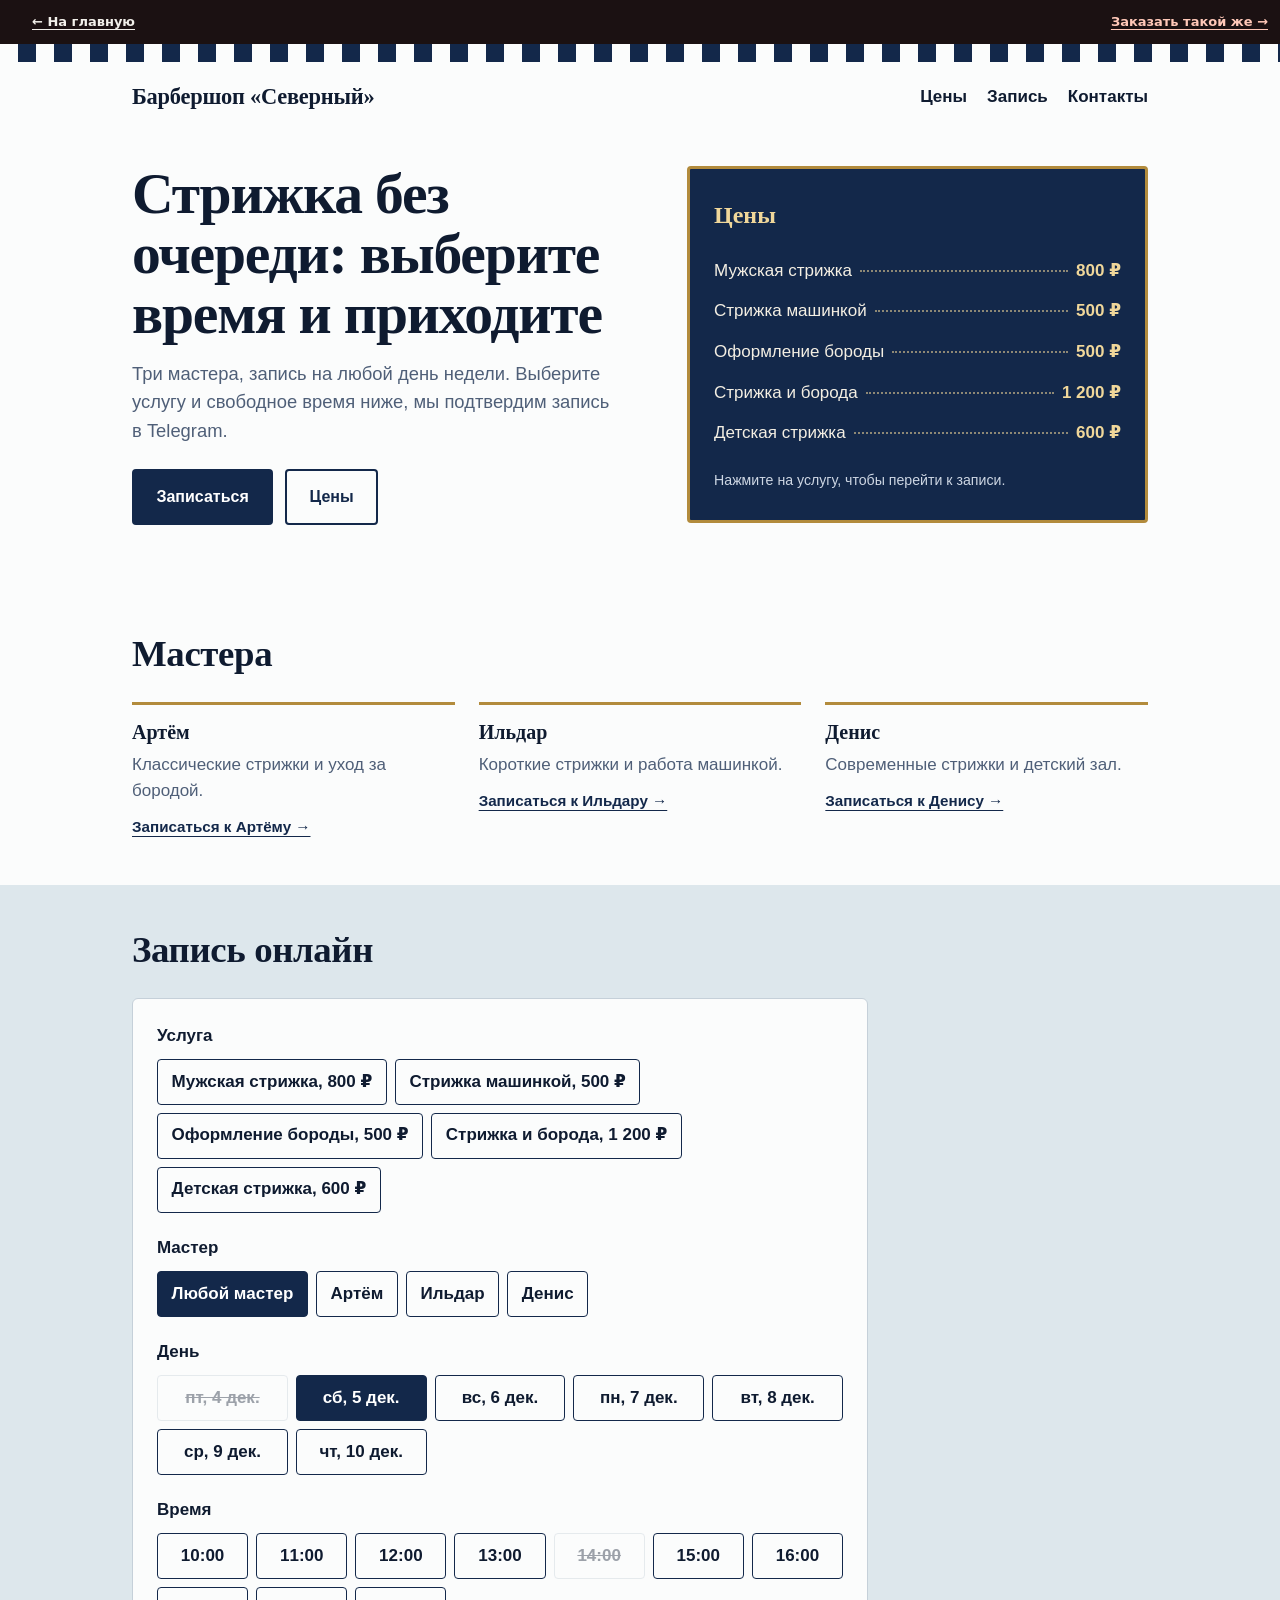
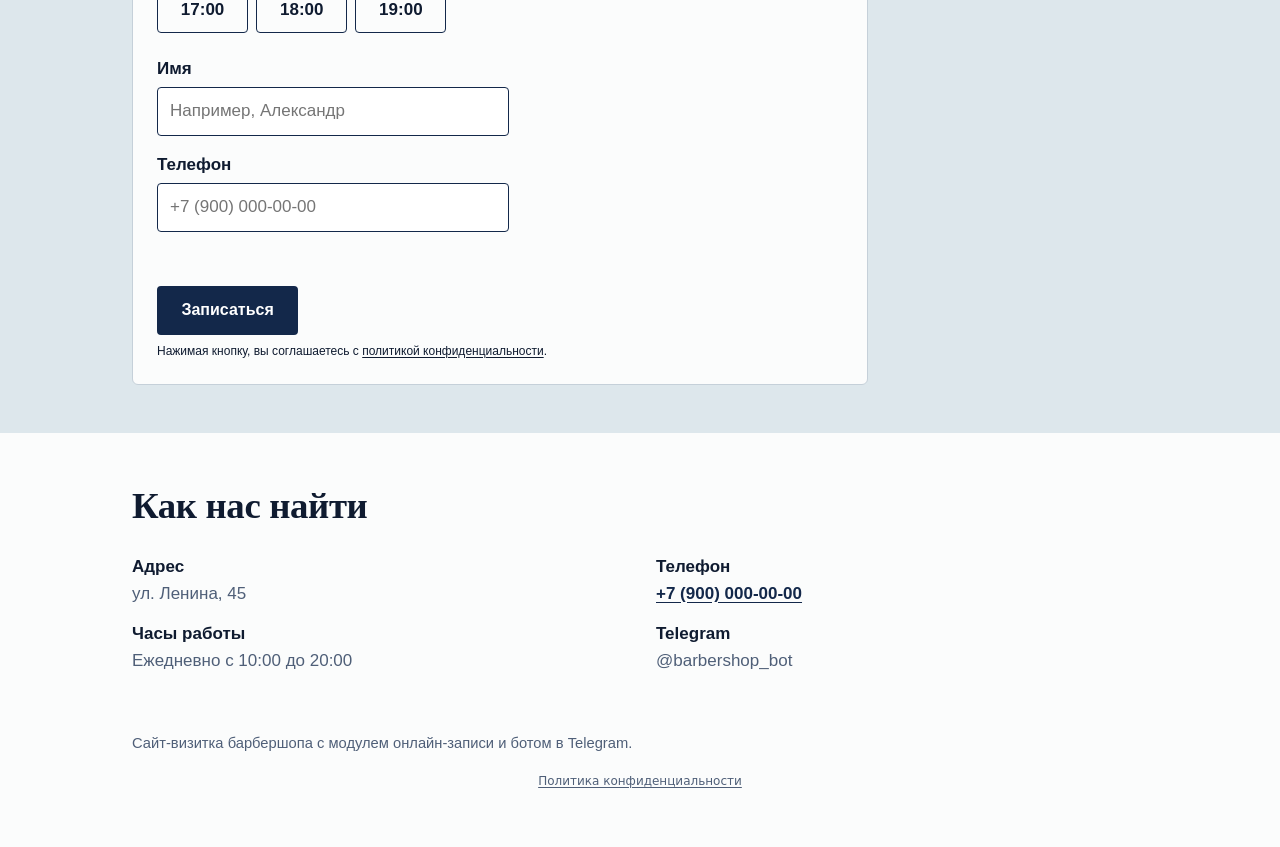
<file: demo_barbershop.html>
<!doctype html>
<html lang="ru">
<head>
<meta charset="utf-8">
<meta name="viewport" content="width=device-width, initial-scale=1">
<title>Барбершоп «Северный» — Мужские стрижки и онлайн-запись</title>
<meta name="description" content="Демо сайта барбершопа с меню услуг и записью к выбранному мастеру на свободное время.">
<meta name="robots" content="noindex,follow">
<style>
  :root {
    color-scheme: light;
    --tile: #dde7ec;
    --paper: #fbfcfc;
    --navy: #13284a;
    --navy-2: #1f3a66;
    --brass: #b28b3c;
    --brass-text: #8a6a24;
    --ink: #0f1b30;
    --muted: #4f5f78;
    --line: #c5d0d9;
    --ok: #1c6b4a;
    --serif: Charter, "Bitstream Charter", "Sitka Text", Cambria, Georgia, serif;
    --sans: "Segoe UI", "Helvetica Neue", Arial, system-ui, sans-serif;
  }
  * { box-sizing: border-box; }
  html { scroll-behavior: smooth; }
  body { margin: 0; background: var(--paper); color: var(--ink); font-family: var(--sans); font-size: 1.0625rem; line-height: 1.55; }
  a { color: inherit; }
  :focus-visible { outline: 3px solid var(--brass); outline-offset: 3px; border-radius: 4px; }
  .wrap { max-width: 66rem; margin: 0 auto; padding: 0 1.25rem; }

  .demo-bar { background: var(--ink); color: #fff; font-size: .9rem; text-align: center; padding: .5rem 1rem; }
  /* Шахматная плитка, как пол в барбершопе: единственный декоративный элемент страницы */
  .tiles {
    height: 18px;
    background-color: var(--paper);
    background-image: conic-gradient(var(--navy) 25%, var(--paper) 0 50%, var(--navy) 0 75%, var(--paper) 0);
    background-size: 36px 36px;
  }

  header.top { display: flex; flex-wrap: wrap; justify-content: space-between; align-items: center; padding: 1.1rem 0; gap: .5rem 1rem; }
  .logo { font-family: var(--serif); font-weight: 700; font-size: 1.4rem; letter-spacing: -.01em; text-decoration: none; }
  nav a { margin-left: 1.25rem; text-decoration: none; font-weight: 600; }
  nav a:hover { text-decoration: underline; text-underline-offset: 4px; }

  .hero { display: grid; grid-template-columns: 1.1fr 1fr; gap: 3rem; align-items: center; padding: 2rem 0 3.5rem; }
  .hero h1 { font-family: var(--serif); font-size: clamp(2.2rem, 5vw, 3.6rem); line-height: 1.04; letter-spacing: -.02em; margin: 0 0 1rem; text-wrap: balance; }
  .hero p { color: var(--muted); font-size: 1.15rem; max-width: 30rem; margin: 0 0 1.5rem; }
  .hero-actions { display: flex; flex-wrap: wrap; gap: .75rem; }
  .btn { display: inline-block; background: var(--navy); color: #fff; padding: .85rem 1.4rem; border-radius: 4px; font-weight: 700; text-decoration: none; border: 2px solid var(--navy); cursor: pointer; font-family: inherit; font-size: 1rem; transition: background .15s, border-color .15s; }
  .btn:hover { background: var(--navy-2); border-color: var(--navy-2); }
  .btn.ghost { background: transparent; color: var(--navy); }
  .btn.ghost:hover { background: var(--tile); }

  /* Прайс-доска с точечными выводками (кликабельные строки) */
  .board { background: var(--navy); color: #f4efe3; padding: 1.75rem 1.5rem; border: 3px solid var(--brass); border-radius: 4px; }
  .board h2 { font-family: var(--serif); font-size: 1.5rem; margin: 0 0 1rem; color: #f0d79a; }
  .board ul { list-style: none; margin: 0; padding: 0; }
  .board li { display: flex; align-items: baseline; gap: .5rem; padding: .45rem .5rem; margin: 0 -.5rem; border-radius: 4px; cursor: pointer; transition: background .15s; }
  .board li:hover { background: rgba(255, 255, 255, .08); }
  .board li .dots { flex: 1; border-bottom: 2px dotted rgba(240,215,154,.55); transform: translateY(-4px); }
  .board li b { font-weight: 700; white-space: nowrap; color: #f0d79a; }
  .board small { display: block; margin-top: 1rem; color: #cdd6e3; }

  section { padding: 2.75rem 0; }
  h2.sec { font-family: var(--serif); font-size: clamp(1.7rem, 3.4vw, 2.3rem); letter-spacing: -.01em; margin: 0 0 1.25rem; }

  .masters { display: grid; grid-template-columns: repeat(3, 1fr); gap: 1.5rem; }
  .master { border-top: 3px solid var(--brass); padding-top: .75rem; }
  .master h3 { margin: 0; font-family: var(--serif); font-size: 1.25rem; }
  .master p { margin: .25rem 0 .6rem; color: var(--muted); }
  .master-link { font-size: .95rem; font-weight: 600; color: var(--navy); text-decoration: underline; text-underline-offset: 4px; cursor: pointer; background: none; border: 0; padding: 0; font-family: inherit; }
  .master-link:hover { color: var(--brass-text); }

  .booking { background: var(--tile); padding: 2.25rem 0 3rem; }
  .booking .panel { background: var(--paper); border: 1px solid var(--line); border-radius: 6px; padding: 1.5rem; max-width: 46rem; }
  fieldset { border: 0; padding: 0; margin: 0 0 1.4rem; }
  legend { font-weight: 700; margin-bottom: .6rem; padding: 0; }
  .chips { display: flex; flex-wrap: wrap; gap: .5rem; }
  .chips.grid-days { display: grid; grid-template-columns: repeat(auto-fill, minmax(7.2rem, 1fr)); }
  .chips.grid-times { display: grid; grid-template-columns: repeat(auto-fill, minmax(5.2rem, 1fr)); }
  .chip input { position: absolute; opacity: 0; pointer-events: none; }
  .chip span { display: block; padding: .55rem .85rem; border: 1.5px solid var(--navy); border-radius: 4px; cursor: pointer; font-weight: 600; background: var(--paper); user-select: none; transition: background .12s, color .12s; }
  .chips.grid-days .chip span,
  .chips.grid-times .chip span { text-align: center; padding: .55rem .5rem; }
  .chip input:checked + span { background: var(--navy); color: #fff; }
  .chip input:focus-visible + span { outline: 3px solid var(--brass); outline-offset: 2px; }
  .chip input:disabled + span { opacity: .4; cursor: not-allowed; text-decoration: line-through; border-color: var(--line); }
  .empty-note { color: var(--muted); margin: 0; font-size: .98rem; grid-column: 1 / -1; }

  .field { display: block; margin-bottom: 1rem; }
  .field span { display: block; font-weight: 700; margin-bottom: .3rem; }
  .field input { width: 100%; max-width: 22rem; font: inherit; padding: .65rem .75rem; border: 1.5px solid var(--navy); border-radius: 4px; background: #fff; }
  .error { color: #a3261d; font-weight: 600; min-height: 1.5em; margin: 0 0 .75rem; }
  .done { border-left: 6px solid var(--ok); background: #eaf5ef; padding: 1rem 1.25rem; border-radius: 4px; }
  .done h3 { margin: 0 0 .25rem; font-family: var(--serif); }
  .done p { margin: .25rem 0; }
  .hint { color: var(--muted); font-size: .92rem; margin-top: 1rem; }

  .where { display: grid; grid-template-columns: 1fr 1fr; gap: 2rem; }
  .where dl { margin: 0; }
  .where dt { font-weight: 700; }
  .where dd { margin: 0 0 .9rem; color: var(--muted); }
  .where dd a { color: var(--navy); font-weight: 600; text-decoration: underline; text-underline-offset: 3px; }
  .where dd a:hover { color: var(--brass-text); }
  footer { padding: 0 0 2.5rem; color: var(--muted); font-size: .92rem; }

  @media (max-width: 760px) {
    .hero { grid-template-columns: 1fr; gap: 2rem; }
    .masters, .where { grid-template-columns: 1fr; }
    nav { width: 100%; }
    nav a { margin: 0 1.25rem 0 0; }
  }
.tg-modal-overlay {
  position: fixed; inset: 0; background: rgba(15, 23, 42, 0.78);
  backdrop-filter: blur(6px); -webkit-backdrop-filter: blur(6px);
  z-index: 9999; display: flex; align-items: center; justify-content: center;
  padding: 16px;
}
.tg-modal-box {
  background: #17212b; color: #f5f5f5; border: 1px solid #2b3847;
  border-radius: 20px; width: 100%; max-width: 440px; max-height: 90vh;
  overflow-y: auto; padding: 22px; box-shadow: 0 20px 50px rgba(0,0,0,0.5);
  font-family: system-ui, -apple-system, "Segoe UI", Roboto, sans-serif;
  box-sizing: border-box; text-align: left;
}
.tg-modal-header { display: flex; gap: 12px; align-items: flex-start; margin-bottom: 16px; }
.tg-modal-icon { font-size: 28px; line-height: 1; flex-shrink: 0; }
.tg-modal-title { font-size: 17px; font-weight: 700; color: #fff; margin-bottom: 4px; }
.tg-modal-desc { font-size: 13px; color: #94a3b8; line-height: 1.4; }
.tg-msg-wrap { background: #0e1621; border: 1px solid #242f3d; border-radius: 14px; padding: 14px; margin-bottom: 14px; }
.tg-msg-sender { display: flex; justify-content: space-between; align-items: center; font-size: 12.5px; font-weight: 600; color: #93c5fd; margin-bottom: 10px; border-bottom: 1px solid rgba(255,255,255,0.08); padding-bottom: 8px; }
.tg-badge { background: rgba(56, 189, 248, 0.15); color: #38bdf8; padding: 2px 6px; border-radius: 4px; font-size: 11px; }
.tg-msg-bubble { background: #2b5278; color: #ffffff; border-radius: 12px 12px 12px 4px; padding: 12px 14px; font-size: 13.5px; line-height: 1.5; white-space: pre-wrap; word-break: break-word; }
.tg-note { font-size: 12.5px; color: #cbd5e1; background: rgba(255,255,255,0.05); padding: 10px 12px; border-radius: 10px; border-left: 3px solid #38bdf8; margin-bottom: 16px; line-height: 1.4; }
.tg-modal-close { width: 100%; background: #3b82f6; color: #fff; border: 0; border-radius: 10px; padding: 12px; font-size: 14.5px; font-weight: 700; cursor: pointer; transition: background 0.15s; }
.tg-modal-close:hover { background: #2563eb; }
</style>

<link rel="stylesheet" href="assets/demo-bar.css">
<script src="assets/demo-bar.js" defer></script>
<script src="assets/analytics.js" defer></script>
</head>
<body>


<div class="tiles" aria-hidden="true"></div>

<div class="wrap">
  <header class="top">
    <a class="logo" href="#">Барбершоп «Северный»</a>
    <nav><a href="#uslugi">Цены</a><a href="#zapis">Запись</a><a href="#kontakty">Контакты</a></nav>
  </header>

  <section class="hero" style="padding-top:2rem">
    <div>
      <h1>Стрижка без очереди: выберите время и приходите</h1>
      <p>Три мастера, запись на любой день недели. Выберите услугу и свободное время ниже, мы подтвердим запись в Telegram.</p>
      <div class="hero-actions">
        <a class="btn" href="#zapis">Записаться</a>
        <a class="btn ghost" href="#uslugi">Цены</a>
      </div>
    </div>
    <div class="board" id="uslugi" aria-labelledby="h-price">
      <h2 id="h-price">Цены</h2>
      <ul id="price-list">
        <li data-service="cut" tabindex="0" role="button" aria-label="Выбрать услугу: Мужская стрижка, 800 рублей">Мужская стрижка <span class="dots"></span> <b>800&nbsp;₽</b></li>
        <li data-service="clipper" tabindex="0" role="button" aria-label="Выбрать услугу: Стрижка машинкой, 500 рублей">Стрижка машинкой <span class="dots"></span> <b>500&nbsp;₽</b></li>
        <li data-service="beard" tabindex="0" role="button" aria-label="Выбрать услугу: Оформление бороды, 500 рублей">Оформление бороды <span class="dots"></span> <b>500&nbsp;₽</b></li>
        <li data-service="combo" tabindex="0" role="button" aria-label="Выбрать услугу: Стрижка и борода, 1 200 рублей">Стрижка и борода <span class="dots"></span> <b>1&nbsp;200&nbsp;₽</b></li>
        <li data-service="kids" tabindex="0" role="button" aria-label="Выбрать услугу: Детская стрижка, 600 рублей">Детская стрижка <span class="dots"></span> <b>600&nbsp;₽</b></li>
      </ul>
      <small>Нажмите на услугу, чтобы перейти к записи.</small>
    </div>
  </section>
</div>

<div class="wrap">
  <section aria-labelledby="h-masters">
    <h2 class="sec" id="h-masters">Мастера</h2>
    <div class="masters">
      <div class="master">
        <h3>Артём</h3>
        <p>Классические стрижки и уход за бородой.</p>
        <button class="master-link" type="button" data-master="artem">Записаться к Артёму →</button>
      </div>
      <div class="master">
        <h3>Ильдар</h3>
        <p>Короткие стрижки и работа машинкой.</p>
        <button class="master-link" type="button" data-master="ildar">Записаться к Ильдару →</button>
      </div>
      <div class="master">
        <h3>Денис</h3>
        <p>Современные стрижки и детский зал.</p>
        <button class="master-link" type="button" data-master="denis">Записаться к Денису →</button>
      </div>
    </div>
  </section>
</div>

<div class="booking" id="zapis">
  <div class="wrap">
    <h2 class="sec">Запись онлайн</h2>
    <div class="panel">
      <form id="form" novalidate>
        <fieldset>
          <legend>Услуга</legend>
          <div class="chips" id="services"></div>
        </fieldset>
        <fieldset>
          <legend>Мастер</legend>
          <div class="chips" id="masters"></div>
        </fieldset>
        <fieldset>
          <legend>День</legend>
          <div class="chips grid-days" id="days"></div>
        </fieldset>
        <fieldset>
          <legend>Время</legend>
          <div class="chips grid-times" id="times"></div>
        </fieldset>
        <label class="field"><span>Имя</span><input id="name" autocomplete="given-name" placeholder="Например, Александр"></label>
        <label class="field"><span>Телефон</span><input id="phone" type="tel" inputmode="tel" autocomplete="tel" placeholder="+7 (900) 000-00-00" maxlength="18"></label>
        <p class="error" id="error" role="alert"></p>
        <button class="btn" type="submit">Записаться</button>
        <p class="demo-privacy-note">Нажимая кнопку, вы соглашаетесь с <a href="privacy.html" target="_blank" rel="noopener noreferrer">политикой конфиденциальности</a>.</p>
      </form>
      <div class="done" id="done" hidden>
        <h3>Запись принята</h3>
        <p id="done-text"></p>
        <p>Мастер получит уведомление в Telegram, а вам придёт напоминание за час до визита.</p>
        <p><button class="btn ghost" type="button" id="again">Записать ещё</button></p>
      </div>
    </div>
  </div>
</div>

<div class="wrap">
  <section id="kontakty" aria-labelledby="h-contacts">
    <h2 class="sec" id="h-contacts">Как нас найти</h2>
    <div class="where">
      <dl>
        <dt>Адрес</dt><dd>ул. Ленина, 45</dd>
        <dt>Часы работы</dt><dd>Ежедневно с 10:00 до 20:00</dd>
      </dl>
      <dl>
        <dt>Телефон</dt><dd><a href="tel:+79000000000">+7 (900) 000-00-00</a></dd>
        <dt>Telegram</dt><dd><span>@barbershop_bot</span></dd>
      </dl>
    </div>
  </section>
  <footer>Сайт-визитка барбершопа с модулем онлайн-записи и ботом в Telegram. <span class="demo-privacy-footer"><a href="privacy.html" target="_blank" rel="noopener noreferrer">Политика конфиденциальности</a></span></footer>
</div>

<script>
  var SERVICES = [
    { id: "cut", name: "Мужская стрижка", price: 800 },
    { id: "clipper", name: "Стрижка машинкой", price: 500 },
    { id: "beard", name: "Оформление бороды", price: 500 },
    { id: "combo", name: "Стрижка и борода", price: 1200 },
    { id: "kids", name: "Детская стрижка", price: 600 }
  ];
  var MASTERS = [
    { id: "any", name: "Любой мастер", seed: 0 },
    { id: "artem", name: "Артём", seed: 1 },
    { id: "ildar", name: "Ильдар", seed: 2 },
    { id: "denis", name: "Денис", seed: 4 }
  ];
  var HOURS = [10, 11, 12, 13, 14, 15, 16, 17, 18, 19];
  var DAYS_AHEAD = 7;

  var state = { service: null, master: "any", day: null, time: null };
  var el = function (id) { return document.getElementById(id); };
  var clearError = function () { el("error").textContent = ""; };

  function pad(n) { return (n < 10 ? "0" : "") + n; }
  function formatPrice(num) { return num.toLocaleString("ru-RU") + "\u00A0₽"; }
  function dayKey(d) { return d.getFullYear() + "-" + pad(d.getMonth() + 1) + "-" + pad(d.getDate()); }
  function dayLabel(d) { return d.toLocaleDateString("ru-RU", { weekday: "short", day: "numeric", month: "short" }); }

  // Условно занятые слоты: зависят от даты, часа и выбранного мастера
  function isTaken(d, hour, masterId) {
    if (masterId === "any") {
      return (d.getDate() * 7 + hour * 3) % 7 === 0;
    }
    var m = MASTERS.filter(function (x) { return x.id === masterId; })[0];
    var seed = m ? m.seed : 0;
    return (d.getDate() * 7 + hour * 3 + seed * 2) % 4 === 0;
  }

  function isSlotDisabled(d, hour, masterId) {
    var now = new Date();
    var slot = new Date(d.getFullYear(), d.getMonth(), d.getDate(), hour, 0);
    var gone = slot.getTime() < now.getTime() + 60 * 60 * 1000;
    return gone || isTaken(d, hour, masterId);
  }

  function hasFreeSlots(d, masterId) {
    for (var i = 0; i < HOURS.length; i++) {
      if (!isSlotDisabled(d, HOURS[i], masterId)) return true;
    }
    return false;
  }

  function chip(name, value, label, checked, disabled) {
    var l = document.createElement("label");
    l.className = "chip";
    var i = document.createElement("input");
    i.type = "radio"; i.name = name; i.value = value; i.checked = !!checked; i.disabled = !!disabled;
    var s = document.createElement("span");
    s.textContent = label;
    l.appendChild(i); l.appendChild(s);
    return l;
  }

  function dates() {
    var list = [], now = new Date();
    for (var k = 0; k < DAYS_AHEAD; k++) {
      var d = new Date(now.getFullYear(), now.getMonth(), now.getDate() + k);
      list.push(d);
    }
    return list;
  }

  function ensureValidDay() {
    var allDates = dates();
    var currentObj = allDates.filter(function (x) { return dayKey(x) === state.day; })[0];
    if (!currentObj || !hasFreeSlots(currentObj, state.master)) {
      state.day = null;
      state.time = null;
      for (var i = 0; i < allDates.length; i++) {
        if (hasFreeSlots(allDates[i], state.master)) {
          state.day = dayKey(allDates[i]);
          break;
        }
      }
    }
  }

  function renderServices() {
    var box = el("services"); box.innerHTML = "";
    SERVICES.forEach(function (s) {
      var c = chip("service", s.id, s.name + ", " + formatPrice(s.price), state.service === s.id);
      c.querySelector("input").addEventListener("change", function () {
        state.service = s.id;
        clearError();
      });
      box.appendChild(c);
    });
  }

  function renderMasters() {
    var box = el("masters"); box.innerHTML = "";
    MASTERS.forEach(function (m) {
      var c = chip("master", m.id, m.name, state.master === m.id);
      c.querySelector("input").addEventListener("change", function () {
        state.master = m.id;
        clearError();
        ensureValidDay();
        renderDays();
        renderTimes();
      });
      box.appendChild(c);
    });
  }

  function renderDays() {
    var box = el("days"); box.innerHTML = "";
    dates().forEach(function (d) {
      var key = dayKey(d);
      var available = hasFreeSlots(d, state.master);
      var c = chip("day", key, dayLabel(d), state.day === key, !available);
      c.querySelector("input").addEventListener("change", function () {
        state.day = key;
        state.time = null;
        clearError();
        renderTimes();
      });
      box.appendChild(c);
    });
  }

  function renderTimes() {
    var box = el("times"); box.innerHTML = "";
    if (!state.day) {
      var p = document.createElement("p");
      p.className = "empty-note";
      p.textContent = "Сначала выберите день.";
      box.appendChild(p);
      return;
    }
    var d = dates().filter(function (x) { return dayKey(x) === state.day; })[0];
    if (!d || !hasFreeSlots(d, state.master)) {
      var closedMsg = document.createElement("p");
      closedMsg.className = "empty-note";
      closedMsg.textContent = "На этот день свободных слотов уже нет, выберите другой день.";
      box.appendChild(closedMsg);
      return;
    }

    // Сбрасываем выбранное время, если при смене мастера слот оказался занят
    if (state.time) {
      var selectedHour = parseInt(state.time.split(":")[0], 10);
      if (isSlotDisabled(d, selectedHour, state.master)) {
        state.time = null;
      }
    }

    HOURS.forEach(function (h) {
      var disabled = isSlotDisabled(d, h, state.master);
      var label = pad(h) + ":00";
      var c = chip("time", label, label, state.time === label, disabled);
      c.querySelector("input").addEventListener("change", function () {
        state.time = label;
        clearError();
      });
      box.appendChild(c);
    });
  }

  // Клик по строке прайса выбирает услугу и скроллит к форме
  document.querySelectorAll("#price-list li").forEach(function (item) {
    function selectFromBoard() {
      var svcId = item.getAttribute("data-service");
      state.service = svcId;
      clearError();
      renderServices();
      el("zapis").scrollIntoView({ behavior: "smooth" });
    }
    item.addEventListener("click", selectFromBoard);
    item.addEventListener("keydown", function (e) {
      if (e.key === "Enter" || e.key === " ") {
        e.preventDefault();
        selectFromBoard();
      }
    });
  });

  // Клик по кнопке под мастером выбирает мастера и скроллит к форме
  document.querySelectorAll(".master-link").forEach(function (btn) {
    btn.addEventListener("click", function () {
      state.master = btn.getAttribute("data-master");
      clearError();
      ensureValidDay();
      renderMasters();
      renderDays();
      renderTimes();
      el("zapis").scrollIntoView({ behavior: "smooth" });
    });
  });

  // Маска телефона +7 (900) 000-00-00
  el("phone").addEventListener("input", function (e) {
    clearError();
    var digits = e.target.value.replace(/\D/g, "");
    if (!digits) {
      e.target.value = "";
      return;
    }
    if (digits[0] === "7" || digits[0] === "8") {
      digits = digits.substring(1);
    }
    digits = digits.substring(0, 10);
    var formatted = "+7";
    if (digits.length > 0) formatted += " (" + digits.substring(0, 3);
    if (digits.length >= 4) formatted += ") " + digits.substring(3, 6);
    if (digits.length >= 7) formatted += "-" + digits.substring(6, 8);
    if (digits.length >= 9) formatted += "-" + digits.substring(8, 10);
    e.target.value = formatted;
  });

  el("name").addEventListener("input", clearError);

  el("form").addEventListener("submit", function (e) {
    e.preventDefault();
    var name = el("name").value.trim();
    var digits = el("phone").value.replace(/\D/g, "");
    var msg = "";
    if (!state.service) msg = "Выберите услугу.";
    else if (!state.day) msg = "Выберите день.";
    else if (!state.time) msg = "Выберите время.";
    else if (name.length < 2) msg = "Введите имя.";
    else if (digits.length < 11) msg = "Введите номер телефона полностью.";
    el("error").textContent = msg;
    if (msg) return;

    var svc = SERVICES.filter(function (s) { return s.id === state.service; })[0];
    var mst = MASTERS.filter(function (m) { return m.id === state.master; })[0];
    var d = dates().filter(function (x) { return dayKey(x) === state.day; })[0];
    var masterNote = mst.id === "any" ? "любой свободный мастер" : "мастер " + mst.name;

    el("done-text").textContent =
      name + ", вы записаны: " + svc.name + " (" + masterNote + "), " +
      dayLabel(d) + " в " + state.time + ". Стоимость " + formatPrice(svc.price) + ".";
    el("form").hidden = true;
    el("done").hidden = false;
    el("done").scrollIntoView({ behavior: "smooth", block: "nearest" });
    var tgMsg = "💈 Новая запись в барбершоп!\n\n" +
      "👤 Имя: " + name + "\n" +
      "📞 Телефон: " + el("phone").value.trim() + "\n" +
      "✂️ Услуга: " + svc.name + " (" + formatPrice(svc.price) + ")\n" +
      "🧔 Мастер: " + masterNote + "\n" +
      "📅 Дата и время: " + dayLabel(d) + " в " + state.time;
    showTgModal(tgMsg);
  });

  el("again").addEventListener("click", function () {
    state = { service: null, master: "any", day: null, time: null };
    el("form").reset();
    clearError();
    el("done").hidden = true;
    el("form").hidden = false;
    init();
  });

  function init() {
    ensureValidDay();
    renderServices();
    renderMasters();
    renderDays();
    renderTimes();
  }

  init();
function showTgModal(text) {
  var modal = document.getElementById("tgPreviewModal");
  if (!modal) return;
  document.getElementById("tgPreviewText").textContent = text;
  modal.style.display = "flex";
  document.body.style.overflow = "hidden";
}
function closeTgModal() {
  var modal = document.getElementById("tgPreviewModal");
  if (modal) modal.style.display = "none";
  document.body.style.overflow = "";
}
document.addEventListener("keydown", function(e) {
  if (e.key === "Escape") closeTgModal();
});
</script>
<!-- Модальное окно примера заявки в Telegram -->
<div id="tgPreviewModal" class="tg-modal-overlay" style="display:none">
  <div class="tg-modal-box">
    <div class="tg-modal-header">
      <div class="tg-modal-icon">✅</div>
      <div>
        <div class="tg-modal-title">Заявка успешно сформирована!</div>
        <div class="tg-modal-desc">Пример сообщения, которое моментально приходит вам в Telegram при реальном заказе:</div>
      </div>
    </div>
    <div class="tg-msg-wrap">
      <div class="tg-msg-sender">
        <span>🤖 Бот заявок вашего сайта</span>
        <span class="tg-badge">Telegram</span>
      </div>
      <div class="tg-msg-bubble" id="tgPreviewText"></div>
    </div>
    <div class="tg-note">
      ⚡ <b>Как это работает в бизнесе:</b> клиент оставляет заявку на вашем сайте, и она без задержек падает прямо в ваш Telegram или в рабочий чат. Без абонентской платы!
    </div>
    <button type="button" class="tg-modal-close" onclick="closeTgModal()">Попробовать снова</button>
  </div>
</div>
</body>
</html>
</file>
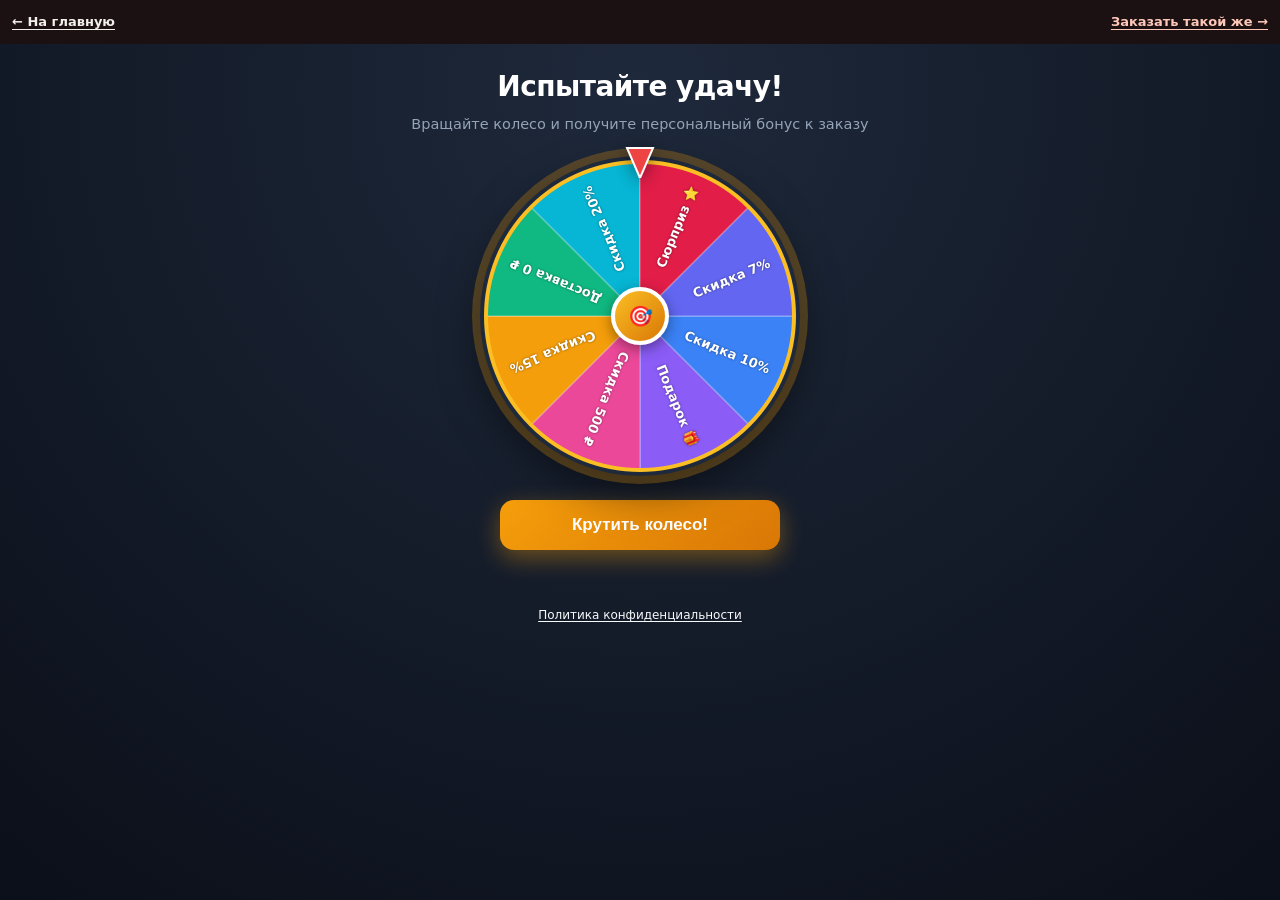
<file: koleso_akciya.html>
<!doctype html>
<html lang="ru">
<head>
<meta charset="utf-8">
<meta name="viewport" content="width=device-width,initial-scale=1">
<title>Колесо призов — Интерактивная промо-акция</title>
<meta name="description" content="Демо интерактивного колеса призов с промокодом и формой получения выигрыша.">
<meta name="robots" content="noindex,follow">
<style>
:root {
  --ink: #0f172a;
  --bg: #0f172a;
  --card: #1e293b;
  --card-light: #334155;
  --acc: #f59e0b;
  --acc-hover: #d97706;
  --acc-soft: rgba(245, 158, 11, 0.15);
  --line: #334155;
  --mut: #94a3b8;
  --ok: #10b981;
  --gold: #fbbf24;
}
* { box-sizing: border-box; -webkit-tap-highlight-color: transparent; }
body {
  margin: 0;
  font: 16px/1.5 system-ui, -apple-system, "Segoe UI", Roboto, Arial, sans-serif;
  background: radial-gradient(circle at 50% 10%, #1e293b 0%, #0b0f19 100%);
  color: #f8fafc;
  min-height: 100vh;
  display: flex;
  flex-direction: column;
}
.wrap {
  width: 100%;
  max-width: 520px;
  margin: 0 auto;
  padding: 16px 16px 40px;
  text-align: center;
  position: relative;
  z-index: 10;
}

h1 {
  font-size: clamp(22px, 5vw, 28px);
  font-weight: 800;
  margin: 6px 0 6px;
  letter-spacing: -0.02em;
  color: #fff;
}
p.sub {
  color: var(--mut);
  margin: 0 0 20px;
  font-size: 14.5px;
}
.wheel-container {
  position: relative;
  width: 320px;
  height: 320px;
  margin: 0 auto 24px;
}
@media (max-width: 360px) {
  .wheel-container { width: 280px; height: 280px; }
}
canvas#wheelCanvas {
  width: 100%;
  height: 100%;
  border-radius: 50%;
  box-shadow: 0 0 0 8px rgba(245, 158, 11, 0.25), 0 16px 40px rgba(0, 0, 0, 0.5);
  background: #1e293b;
}
.pointer {
  position: absolute;
  top: -14px;
  left: 50%;
  transform: translateX(-50%);
  width: 32px;
  height: 36px;
  z-index: 20;
  filter: drop-shadow(0 4px 8px rgba(0,0,0,0.4));
}
.pointer polygon {
  fill: #ef4444;
  stroke: #ffffff;
  stroke-width: 2;
}
.center-hub {
  position: absolute;
  top: 50%;
  left: 50%;
  transform: translate(-50%, -50%);
  width: 58px;
  height: 58px;
  border-radius: 50%;
  background: linear-gradient(135deg, #fbbf24, #d97706);
  border: 4px solid #ffffff;
  box-shadow: 0 4px 14px rgba(0,0,0,0.4);
  display: flex;
  align-items: center;
  justify-content: center;
  font-size: 20px;
  z-index: 15;
  cursor: pointer;
  user-select: none;
  transition: transform 0.15s ease;
}
.center-hub:hover {
  transform: translate(-50%, -50%) scale(1.06);
}
.spin-btn {
  background: linear-gradient(135deg, #f59e0b, #d97706);
  color: #ffffff;
  border: none;
  border-radius: 14px;
  font-size: 17px;
  font-weight: 700;
  padding: 15px 32px;
  cursor: pointer;
  box-shadow: 0 8px 24px rgba(245, 158, 11, 0.4);
  transition: transform 0.15s ease, box-shadow 0.15s ease, opacity 0.15s ease;
  width: 100%;
  max-width: 280px;
}
.spin-btn:hover:not(:disabled) {
  transform: translateY(-2px);
  box-shadow: 0 12px 30px rgba(245, 158, 11, 0.5);
}
.spin-btn:disabled {
  opacity: 0.5;
  cursor: not-allowed;
  transform: none;
}
.win-modal {
  display: none;
  position: fixed;
  inset: 0;
  background: rgba(0, 0, 0, 0.75);
  backdrop-filter: blur(6px);
  z-index: 100;
  align-items: center;
  justify-content: center;
  padding: 16px;
}
.win-modal.show {
  display: flex;
}
.win-card {
  background: var(--card);
  border: 1px solid var(--line);
  border-radius: 20px;
  padding: 24px;
  width: 100%;
  max-width: 380px;
  text-align: center;
  box-shadow: 0 20px 50px rgba(0,0,0,0.6);
  animation: popIn 0.3s cubic-bezier(0.175, 0.885, 0.32, 1.275);
}
@keyframes popIn {
  from { opacity: 0; transform: scale(0.85); }
  to { opacity: 1; transform: scale(1); }
}
.win-icon {
  font-size: 48px;
  line-height: 1;
  margin-bottom: 8px;
}
.win-title {
  font-size: 20px;
  font-weight: 800;
  color: #fff;
  margin: 0 0 6px;
}
.win-prize {
  font-size: 22px;
  font-weight: 800;
  color: var(--gold);
  margin: 0 0 16px;
}
.promo-box {
  background: rgba(0,0,0,0.25);
  border: 1px dashed var(--gold);
  border-radius: 10px;
  padding: 10px 14px;
  font-family: monospace;
  font-size: 20px;
  font-weight: 800;
  letter-spacing: 2px;
  color: #fff;
  margin-bottom: 16px;
  user-select: all;
}
.form-input {
  width: 100%;
  padding: 12px 14px;
  background: #0f172a;
  border: 1px solid var(--line);
  border-radius: 10px;
  color: #fff;
  font-size: 16px;
  margin-bottom: 10px;
  outline: none;
  font-family: inherit;
}
.form-input:focus {
  border-color: var(--gold);
}
.win-btn {
  width: 100%;
  background: #10b981;
  color: #fff;
  border: none;
  padding: 13px;
  border-radius: 10px;
  font-size: 15px;
  font-weight: 700;
  cursor: pointer;
  margin-top: 4px;
  transition: 0.15s;
}
.win-btn:hover {
  background: #059669;
}
.win-law {
  font-size: 11px;
  color: var(--mut);
  margin-top: 10px;
  line-height: 1.35;
}
.close-link {
  display: inline-block;
  color: var(--mut);
  font-size: 13px;
  margin-top: 12px;
  text-decoration: underline;
  cursor: pointer;
}
canvas#confetti {
  position: fixed;
  inset: 0;
  pointer-events: none;
  z-index: 120;
}
.tg-modal-overlay {
  position: fixed; inset: 0; background: rgba(15, 23, 42, 0.78);
  backdrop-filter: blur(6px); -webkit-backdrop-filter: blur(6px);
  z-index: 9999; display: flex; align-items: center; justify-content: center;
  padding: 16px;
}
.tg-modal-box {
  background: #17212b; color: #f5f5f5; border: 1px solid #2b3847;
  border-radius: 20px; width: 100%; max-width: 440px; max-height: 90vh;
  overflow-y: auto; padding: 22px; box-shadow: 0 20px 50px rgba(0,0,0,0.5);
  font-family: system-ui, -apple-system, "Segoe UI", Roboto, sans-serif;
  box-sizing: border-box; text-align: left;
}
.tg-modal-header { display: flex; gap: 12px; align-items: flex-start; margin-bottom: 16px; }
.tg-modal-icon { font-size: 28px; line-height: 1; flex-shrink: 0; }
.tg-modal-title { font-size: 17px; font-weight: 700; color: #fff; margin-bottom: 4px; }
.tg-modal-desc { font-size: 13px; color: #94a3b8; line-height: 1.4; }
.tg-msg-wrap { background: #0e1621; border: 1px solid #242f3d; border-radius: 14px; padding: 14px; margin-bottom: 14px; }
.tg-msg-sender { display: flex; justify-content: space-between; align-items: center; font-size: 12.5px; font-weight: 600; color: #93c5fd; margin-bottom: 10px; border-bottom: 1px solid rgba(255,255,255,0.08); padding-bottom: 8px; }
.tg-badge { background: rgba(56, 189, 248, 0.15); color: #38bdf8; padding: 2px 6px; border-radius: 4px; font-size: 11px; }
.tg-msg-bubble { background: #2b5278; color: #ffffff; border-radius: 12px 12px 12px 4px; padding: 12px 14px; font-size: 13.5px; line-height: 1.5; white-space: pre-wrap; word-break: break-word; }
.tg-note { font-size: 12.5px; color: #cbd5e1; background: rgba(255,255,255,0.05); padding: 10px 12px; border-radius: 10px; border-left: 3px solid #38bdf8; margin-bottom: 16px; line-height: 1.4; }
.tg-modal-close { width: 100%; background: #3b82f6; color: #fff; border: 0; border-radius: 10px; padding: 12px; font-size: 14.5px; font-weight: 700; cursor: pointer; transition: background 0.15s; }
.tg-modal-close:hover { background: #2563eb; }
</style>

<link rel="stylesheet" href="assets/demo-bar.css">
<script src="assets/demo-bar.js" defer></script>
<script src="assets/analytics.js" defer></script>
</head>
<body>

<canvas id="confetti"></canvas>

<div class="wrap">
  

  <h1>Испытайте удачу!</h1>
  <p class="sub">Вращайте колесо и получите персональный бонус к заказу</p>

  <div class="wheel-container">
    <svg class="pointer" viewBox="0 0 32 36">
      <polygon points="16,36 3,6 29,6"/>
    </svg>
    <canvas id="wheelCanvas" width="640" height="640"></canvas>
    <div class="center-hub" id="centerHub" title="Нажмите, чтобы вращать">🎯</div>
  </div>

  <button type="button" class="spin-btn" id="spinBtn">Крутить колесо!</button>
</div>

<!-- Модальное окно выигрыша -->
<div class="win-modal" id="winModal">
  <div class="win-card">
    <div class="win-icon">🎉</div>
    <div class="win-title">Поздравляем!</div>
    <div class="win-prize" id="winPrizeText">Скидка 15%</div>
    
    <div style="font-size:12.5px;color:var(--mut);margin-bottom:6px">Ваш промокод на скидку:</div>
    <div class="promo-box" id="promoCodeBox">PRIZE-2026-X8</div>

    <form id="claimForm" novalidate>
      <input type="text" class="form-input" id="clientName" placeholder="Ваше имя" required>
      <input type="tel" class="form-input" id="clientPhone" placeholder="+7 (___) ___-__-__" required>
      <button type="submit" class="win-btn" id="claimBtn">Забрать подарок в Telegram →</button>
    </form>
    
    <p class="demo-privacy-note">Нажимая кнопку, вы соглашаетесь с <a href="privacy.html" target="_blank" rel="noopener noreferrer">политикой конфиденциальности</a>.</p>
    <span class="close-link" id="closeModalLink">Закрыть окно</span>
  </div>
</div>

<script>
const SECTORS = [
  { label: "Скидка 10%", color: "#3b82f6", text: "#ffffff" },
  { label: "Подарок 🎁", color: "#8b5cf6", text: "#ffffff" },
  { label: "Скидка 500 ₽", color: "#ec4899", text: "#ffffff" },
  { label: "Скидка 15%", color: "#f59e0b", text: "#ffffff" },
  { label: "Доставка 0 ₽", color: "#10b981", text: "#ffffff" },
  { label: "Скидка 20%", color: "#06b6d4", text: "#ffffff" },
  { label: "Сюрприз ⭐", color: "#e11d48", text: "#ffffff" },
  { label: "Скидка 7%", color: "#6366f1", text: "#ffffff" }
];

const canvas = document.getElementById("wheelCanvas");
const ctx = canvas.getContext("2d");
const spinBtn = document.getElementById("spinBtn");
const centerHub = document.getElementById("centerHub");
const winModal = document.getElementById("winModal");
const winPrizeText = document.getElementById("winPrizeText");
const promoCodeBox = document.getElementById("promoCodeBox");

const totalSectors = SECTORS.length;
const arc = (2 * Math.PI) / totalSectors;
let currentAngle = 0;
let isSpinning = false;

function drawWheel() {
  const size = canvas.width;
  const center = size / 2;
  const radius = center - 12;

  ctx.clearRect(0, 0, size, size);

  for (let i = 0; i < totalSectors; i++) {
    const angle = currentAngle + i * arc;
    
    // Рисуем сектор
    ctx.beginPath();
    ctx.fillStyle = SECTORS[i].color;
    ctx.moveTo(center, center);
    ctx.arc(center, center, radius, angle, angle + arc);
    ctx.lineTo(center, center);
    ctx.fill();

    // Обводка сектора
    ctx.strokeStyle = "rgba(255, 255, 255, 0.25)";
    ctx.lineWidth = 3;
    ctx.stroke();

    // Текст сектора
    ctx.save();
    ctx.fillStyle = SECTORS[i].text;
    ctx.font = "bold 26px system-ui, -apple-system, Segoe UI, sans-serif";
    ctx.translate(center, center);
    ctx.rotate(angle + arc / 2);
    ctx.textAlign = "right";
    ctx.shadowColor = "rgba(0,0,0,0.5)";
    ctx.shadowBlur = 4;
    ctx.fillText(SECTORS[i].label, radius - 28, 9);
    ctx.restore();
  }

  // Внешний золотой обод
  ctx.beginPath();
  ctx.arc(center, center, radius, 0, 2 * Math.PI);
  ctx.strokeStyle = "#fbbf24";
  ctx.lineWidth = 8;
  ctx.stroke();
}
drawWheel();

const reduceMotion = matchMedia("(prefers-reduced-motion: reduce)");

function spinWheel() {
  if (isSpinning) return;
  isSpinning = true;
  spinBtn.disabled = true;

  // Выбираем случайный призовой сектор
  const targetSectorIndex = Math.floor(Math.random() * totalSectors);
  
  // Рассчитываем конечный угол так, чтобы стрелка сверху (3*PI/2) указала на нужный сектор
  const extraRotations = 5 + Math.floor(Math.random() * 3); // 5-7 полных оборотов
  const targetSectorCenter = targetSectorIndex * arc + arc / 2;
  // Верхняя точка = 3 * Math.PI / 2
  const targetAngle = (3 * Math.PI / 2) - targetSectorCenter;
  
  const startAngle = currentAngle % (2 * Math.PI);
  let delta = targetAngle - startAngle;
  while (delta < 0) delta += 2 * Math.PI;
  const totalRotation = delta + extraRotations * 2 * Math.PI;

  const duration = 4500;
  const startTime = performance.now();

  function easeOutCubic(t) {
    return 1 - Math.pow(1 - t, 3);
  }

  function animate(now) {
    const elapsed = now - startTime;
    const progress = reduceMotion.matches ? 1 : Math.min(elapsed / duration, 1);
    const easedProgress = easeOutCubic(progress);

    currentAngle = startAngle + totalRotation * easedProgress;
    drawWheel();

    if (progress < 1) {
      requestAnimationFrame(animate);
    } else {
      isSpinning = false;
      spinBtn.disabled = false;
      showWinner(SECTORS[targetSectorIndex].label);
    }
  }

  requestAnimationFrame(animate);
}

spinBtn.addEventListener("click", spinWheel);
centerHub.addEventListener("click", spinWheel);

function generatePromoCode() {
  const chars = "ABCDEFGHJKLMNPQRSTUVWXYZ23456789";
  let code = "PRIZE-";
  for (let i = 0; i < 4; i++) {
    code += chars.charAt(Math.floor(Math.random() * chars.length));
  }
  return code;
}

function showWinner(prize) {
  winPrizeText.textContent = prize;
  const promo = generatePromoCode();
  promoCodeBox.textContent = promo;
  winModal.classList.add("show");
  startConfetti();
}

document.getElementById("closeModalLink").addEventListener("click", () => {
  winModal.classList.remove("show");
});

// Маска ввода телефона
const phoneInput = document.getElementById("clientPhone");
phoneInput.addEventListener("input", e => {
  let d = e.target.value.replace(/\D/g, "");
  if (!d) { e.target.value = ""; return; }
  if (d[0] === "8" || d[0] === "7") d = d.slice(1);
  else if (d[0] === "9") d = d;
  d = d.slice(0, 10);
  let res = "+7";
  if (d.length > 0) res += " (" + d.slice(0, 3);
  if (d.length >= 4) res += ") " + d.slice(3, 6);
  if (d.length >= 7) res += "-" + d.slice(6, 8);
  if (d.length >= 9) res += "-" + d.slice(8, 10);
  e.target.value = res;
});

// Отправка заявки в Telegram
document.getElementById("claimForm").addEventListener("submit", e => {
  e.preventDefault();
  const nameEl = document.getElementById("clientName");
  const phoneEl = document.getElementById("clientPhone");
  const claimBtn = document.getElementById("claimBtn");
  const name = nameEl.value.trim();
  const phone = phoneEl.value.trim();
  const digits = phone.replace(/\D/g, "").length;
  if (name.length < 2) {
    demoShowError("Пожалуйста, укажите ваше имя (минимум 2 символа).", claimBtn);
    nameEl.focus();
    return;
  }
  if (digits < 11) {
    demoShowError("Пожалуйста, введите номер телефона полностью.", claimBtn);
    phoneEl.focus();
    return;
  }
  const prize = winPrizeText.textContent;
  const promo = promoCodeBox.textContent;

  const text = `🎉 Заявка с Колеса Призов!\n` +
    `👤 Имя: ${name}\n` +
    `📞 Телефон: ${phone}\n` +
    `🎁 Выигрыш: ${prize}\n` +
    `🔑 Промокод: ${promo}`;

  winModal.classList.remove("show"); showTgModal(text);
});

// Анимация конфетти
const confettiCanvas = document.getElementById("confetti");
const cCtx = confettiCanvas.getContext("2d");
let confettiParticles = [];
let confettiRunning = false;

function startConfetti() {
  if (reduceMotion.matches) return;
  confettiCanvas.width = window.innerWidth;
  confettiCanvas.height = window.innerHeight;
  confettiParticles = [];
  const colors = ["#fbbf24", "#f59e0b", "#ec4899", "#3b82f6", "#10b981", "#8b5cf6"];
  
  for (let i = 0; i < 90; i++) {
    confettiParticles.push({
      x: Math.random() * confettiCanvas.width,
      y: -20 - Math.random() * 50,
      r: 4 + Math.random() * 6,
      d: Math.random() * 40,
      color: colors[Math.floor(Math.random() * colors.length)],
      tilt: Math.random() * 10 - 10,
      tiltAngleInc: (Math.random() * 0.07) + 0.05,
      tiltAngle: 0
    });
  }
  
  if (!confettiRunning) {
    confettiRunning = true;
    requestAnimationFrame(renderConfetti);
  }
}

function renderConfetti() {
  if (!confettiRunning) return;
  cCtx.clearRect(0, 0, confettiCanvas.width, confettiCanvas.height);
  
  if (reduceMotion.matches) {
    confettiRunning = false;
    return;
  }

  let stillActive = false;
  confettiParticles.forEach(p => {
    p.tiltAngle += p.tiltAngleInc;
    p.y += (Math.cos(p.d) + 3 + p.r / 2);
    p.tilt = Math.sin(p.tiltAngle) * 12;

    if (p.y < confettiCanvas.height) {
      stillActive = true;
      cCtx.beginPath();
      cCtx.lineWidth = p.r;
      cCtx.strokeStyle = p.color;
      cCtx.moveTo(p.x + p.tilt + p.r, p.y);
      cCtx.lineTo(p.x + p.tilt, p.y + p.tilt + p.r);
      cCtx.stroke();
    }
  });

  if (stillActive) {
    requestAnimationFrame(renderConfetti);
  } else {
    confettiRunning = false;
    cCtx.clearRect(0, 0, confettiCanvas.width, confettiCanvas.height);
  }
}
function showTgModal(text) {
  var modal = document.getElementById("tgPreviewModal");
  if (!modal) return;
  document.getElementById("tgPreviewText").textContent = text;
  modal.style.display = "flex";
  document.body.style.overflow = "hidden";
}
function closeTgModal() {
  var modal = document.getElementById("tgPreviewModal");
  if (modal) modal.style.display = "none";
  document.body.style.overflow = "";
}
document.addEventListener("keydown", function(e) {
  if (e.key !== "Escape") return;
  var tgModal = document.getElementById("tgPreviewModal");
  if (tgModal && tgModal.style.display !== "none") {
    closeTgModal();
  } else if (winModal && winModal.classList.contains("show")) {
    winModal.classList.remove("show");
  }
});
</script>
<!-- Модальное окно примера заявки в Telegram -->
<div id="tgPreviewModal" class="tg-modal-overlay" style="display:none">
  <div class="tg-modal-box">
    <div class="tg-modal-header">
      <div class="tg-modal-icon">✅</div>
      <div>
        <div class="tg-modal-title">Заявка успешно сформирована!</div>
        <div class="tg-modal-desc">Пример сообщения, которое моментально приходит вам в Telegram при реальном заказе:</div>
      </div>
    </div>
    <div class="tg-msg-wrap">
      <div class="tg-msg-sender">
        <span>🤖 Бот заявок вашего сайта</span>
        <span class="tg-badge">Telegram</span>
      </div>
      <div class="tg-msg-bubble" id="tgPreviewText"></div>
    </div>
    <div class="tg-note">
      ⚡ <b>Как это работает в бизнесе:</b> клиент оставляет заявку на вашем сайте, и она без задержек падает прямо в ваш Telegram или в рабочий чат. Без абонентской платы!
    </div>
    <button type="button" class="tg-modal-close" onclick="closeTgModal()">Попробовать снова</button>
  </div>
</div>
  <footer class="demo-privacy-footer"><a href="privacy.html" target="_blank" rel="noopener noreferrer">Политика конфиденциальности</a></footer>
</body>
</html>
</file>
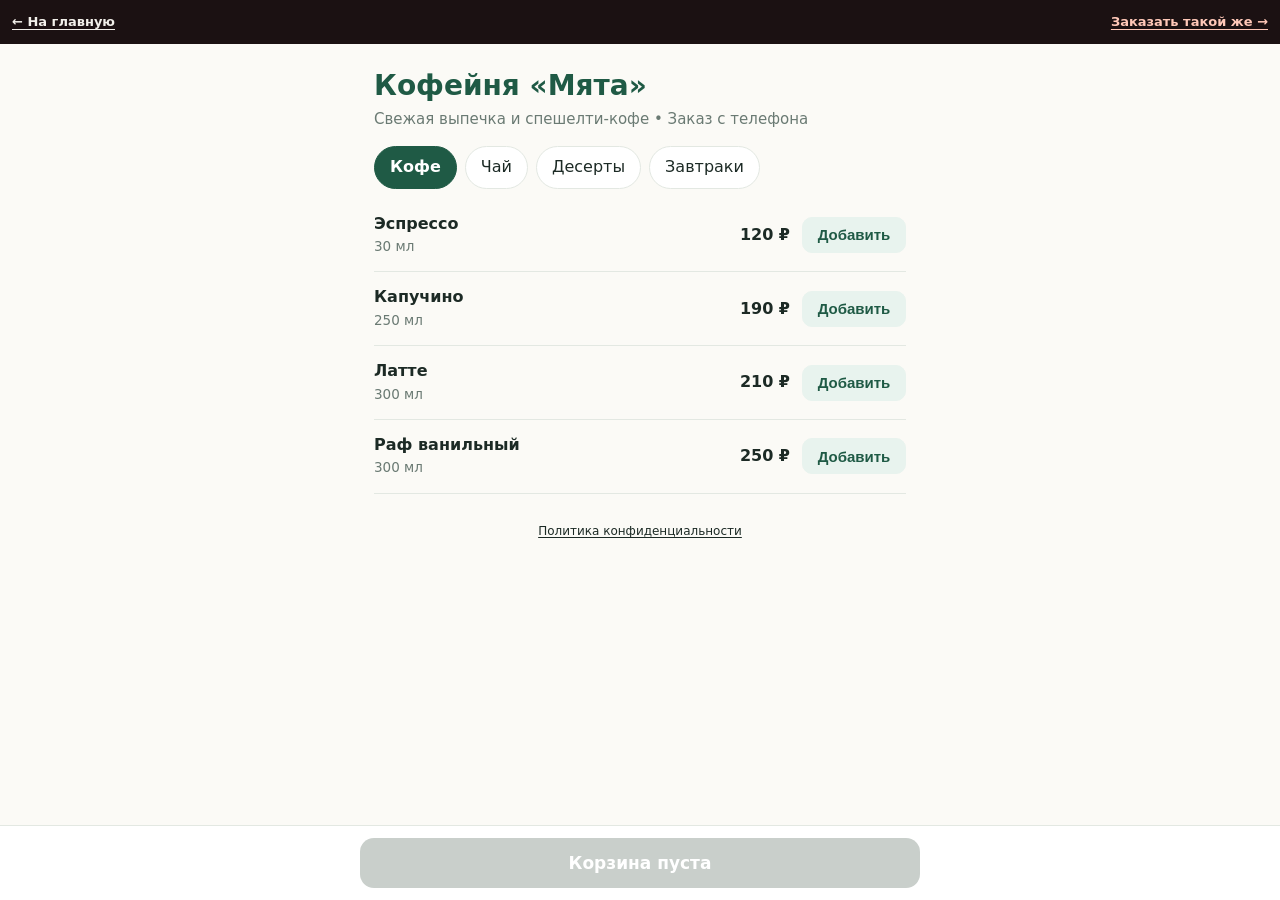
<file: menu_kafe.html>
<!doctype html>
<html lang="ru">
<head>
<meta charset="utf-8">
<meta name="viewport" content="width=device-width,initial-scale=1">
<title>Кофейня «Мята» — онлайн-меню</title>
<meta name="description" content="Демо меню кофейни с категориями, корзиной и предварительным просмотром заказа.">
<meta name="robots" content="noindex,follow">
<style>
:root{--g:#1f5a45;--g2:#e8f3ee;--ink:#1c2a25;--bg:#fbfaf6;--line:#e3e8e2;--acc:#d9822b;--mut:#6a7a73}
*{box-sizing:border-box;-webkit-tap-highlight-color:transparent}
body{margin:0;font:16px/1.4 system-ui,-apple-system,Segoe UI,Roboto,Arial,sans-serif;background:var(--bg);color:var(--ink);padding-bottom:calc(96px + env(safe-area-inset-bottom, 0px))}
.wrap{max-width:560px;margin:0 auto;padding:12px 14px}
.demo{background:#fff3cd;border:1px solid #f1d98a;border-radius:10px;padding:8px 12px;font-size:13px;margin-bottom:10px}
header{padding:10px 0 6px}
h1{font-size:28px;margin:0;color:var(--g)}
header p{margin:4px 0 0;color:var(--mut);font-size:15px}
.tabs{display:flex;gap:8px;overflow-x:auto;padding:10px 0;position:sticky;top:0;background:var(--bg);z-index:2;scrollbar-width:none}
.tabs::-webkit-scrollbar{display:none}
.tabs button{white-space:nowrap;padding:9px 15px;border-radius:99px;border:1px solid var(--line);background:#fff;color:var(--ink);font:inherit;font-weight:500;cursor:pointer;user-select:none;transition:.15s}
.tabs button.on{background:var(--g);color:#fff;border-color:var(--g);font-weight:600}
.it{display:flex;justify-content:space-between;align-items:center;gap:12px;padding:14px 0;border-bottom:1px solid var(--line)}
.it-info{flex:1;min-width:0}
.it-info b{font-weight:600;font-size:16px;display:block}
.it-info small{color:var(--mut);font-size:13.5px}
.it-right{display:flex;align-items:center;gap:12px;flex-shrink:0}
.pr{font-weight:700;white-space:nowrap;font-size:16px}
.ctl{display:flex;align-items:center;gap:8px;justify-content:flex-end;min-width:104px}
.ctl button{width:36px;height:36px;border-radius:10px;border:1px solid var(--line);background:#fff;color:var(--ink);font-size:20px;cursor:pointer;user-select:none;display:flex;align-items:center;justify-content:center}
.ctl button:active{background:var(--g2)}
.ctl b{min-width:20px;text-align:center}
.ctl .add{width:100%;padding:0 14px;background:var(--g2);color:var(--g);font-size:15px;font-weight:700;border-color:var(--g2)}
.bar{position:fixed;left:0;right:0;bottom:0;background:#fff;border-top:1px solid var(--line);padding:12px 14px calc(12px + env(safe-area-inset-bottom, 0px));z-index:3}
.bar button{display:block;width:100%;max-width:560px;margin:0 auto;padding:15px;border:0;border-radius:14px;background:var(--acc);color:#fff;font-weight:700;font-size:17px;font-family:inherit;cursor:pointer}
.bar button:disabled{background:#c9cfcb;cursor:default}
dialog{border:0;border-radius:18px;padding:18px;width:min(92vw,480px);max-height:88vh;background:#fff;color:var(--ink)}
dialog::backdrop{background:#0006}
.dlg-head{display:flex;justify-content:space-between;align-items:center;margin-bottom:8px}
dialog h2{margin:0;font-size:22px}
.clr-btn{border:0;background:none;color:var(--mut);font-size:13px;cursor:pointer;padding:4px 6px}
#lines{max-height:34vh;overflow-y:auto;padding-right:2px;border-top:1px solid var(--line);border-bottom:1px solid var(--line);padding:6px 0}
.ln{display:flex;justify-content:space-between;align-items:center;gap:8px;padding:6px 0;font-size:15px}
.ln-name{flex:1;min-width:0}
.ln-ctl{display:flex;align-items:center;gap:6px}
.ln-ctl button{width:28px;height:28px;border-radius:8px;border:1px solid var(--line);background:#fff;font-size:16px;cursor:pointer}
.ln-sum{font-weight:600;min-width:68px;text-align:right;white-space:nowrap}
.tot-row{display:flex;justify-content:space-between;padding:10px 0 6px;font-size:17px}
input,select{width:100%;padding:12px;border:1px solid var(--line);border-radius:10px;font:inherit;font-size:16px;margin:5px 0;background:#fff;color:var(--ink);outline:none}
input:focus,select:focus{border-color:var(--g)}
.row2{display:flex;gap:8px;margin-top:8px}
.row2 button{flex:1;padding:13px;border-radius:12px;border:1px solid var(--line);background:#fff;font:inherit;font-weight:700;cursor:pointer}
.row2 .ok{background:var(--g);color:#fff;border-color:var(--g)}
#box{white-space:pre-wrap;background:#f1f4f2;border-radius:10px;padding:10px;font-size:13px;margin-top:10px;display:none}
.tg-modal-overlay {
  position: fixed; inset: 0; background: rgba(15, 23, 42, 0.78);
  backdrop-filter: blur(6px); -webkit-backdrop-filter: blur(6px);
  z-index: 9999; display: flex; align-items: center; justify-content: center;
  padding: 16px;
}
.tg-modal-box {
  background: #17212b; color: #f5f5f5; border: 1px solid #2b3847;
  border-radius: 20px; width: 100%; max-width: 440px; max-height: 90vh;
  overflow-y: auto; padding: 22px; box-shadow: 0 20px 50px rgba(0,0,0,0.5);
  font-family: system-ui, -apple-system, "Segoe UI", Roboto, sans-serif;
  box-sizing: border-box; text-align: left;
}
.tg-modal-header { display: flex; gap: 12px; align-items: flex-start; margin-bottom: 16px; }
.tg-modal-icon { font-size: 28px; line-height: 1; flex-shrink: 0; }
.tg-modal-title { font-size: 17px; font-weight: 700; color: #fff; margin-bottom: 4px; }
.tg-modal-desc { font-size: 13px; color: #94a3b8; line-height: 1.4; }
.tg-msg-wrap { background: #0e1621; border: 1px solid #242f3d; border-radius: 14px; padding: 14px; margin-bottom: 14px; }
.tg-msg-sender { display: flex; justify-content: space-between; align-items: center; font-size: 12.5px; font-weight: 600; color: #93c5fd; margin-bottom: 10px; border-bottom: 1px solid rgba(255,255,255,0.08); padding-bottom: 8px; }
.tg-badge { background: rgba(56, 189, 248, 0.15); color: #38bdf8; padding: 2px 6px; border-radius: 4px; font-size: 11px; }
.tg-msg-bubble { background: #2b5278; color: #ffffff; border-radius: 12px 12px 12px 4px; padding: 12px 14px; font-size: 13.5px; line-height: 1.5; white-space: pre-wrap; word-break: break-word; }
.tg-note { font-size: 12.5px; color: #cbd5e1; background: rgba(255,255,255,0.05); padding: 10px 12px; border-radius: 10px; border-left: 3px solid #38bdf8; margin-bottom: 16px; line-height: 1.4; }
.tg-modal-close { width: 100%; background: #3b82f6; color: #fff; border: 0; border-radius: 10px; padding: 12px; font-size: 14.5px; font-weight: 700; cursor: pointer; transition: background 0.15s; }
.tg-modal-close:hover { background: #2563eb; }
</style>

<link rel="stylesheet" href="assets/demo-bar.css">
<script src="assets/demo-bar.js" defer></script>
<script src="assets/analytics.js" defer></script>
</head>
<body>
<div class="wrap">
  
  <header>
    <h1 id="ttl"></h1>
    <p id="sub"></p>
  </header>
  <div class="tabs" id="tabs"></div>
  <div id="menu"></div>
</div>

<div class="bar"><button type="button" id="cart" disabled>Корзина пуста</button></div>

<dialog id="dlg">
  <div class="dlg-head">
    <h2>Ваш заказ</h2>
    <button type="button" class="clr-btn" id="clrCart">Очистить</button>
  </div>
  <div id="lines"></div>
  <div class="tot-row"><b>Итого</b><b id="tot"></b></div>
  <input id="nm" placeholder="Ваше имя" autocomplete="name">
  <select id="where">
    <option value="Здесь, за столиком">Здесь, за столиком</option>
    <option value="С собой">С собой</option>
  </select>
  <input id="tb" placeholder="Номер столика (например, 5)">
  <div class="row2">
    <button type="button" id="cl">Назад</button>
    <button type="button" class="ok" id="ok">Отправить заказ</button>
  </div>
  <p class="demo-privacy-note">Нажимая кнопку, вы соглашаетесь с <a href="privacy.html" target="_blank" rel="noopener noreferrer">политикой конфиденциальности</a>.</p>
  <div id="box"></div>
</dialog>

<script>
// ===== НАСТРОЙКИ ПОД КЛИЕНТА =====
const CONFIG = {
  name: "Кофейня «Мята»",
  slogan: "Свежая выпечка и спешелти-кофе • Заказ с телефона",
  telegram: "your_bot",
  menu: {
    "Кофе": [["Эспрессо","30 мл",120],["Капучино","250 мл",190],["Латте","300 мл",210],["Раф ванильный","300 мл",250]],
    "Чай": [["Чай чёрный","400 мл",140],["Чай облепиховый","400 мл",190],["Матча-латте","300 мл",260]],
    "Десерты": [["Чизкейк","120 г",230],["Круассан с миндалём","90 г",170],["Брауни","100 г",160]],
    "Завтраки": [["Сырники со сметаной","3 шт",290],["Омлет с зеленью","220 г",270],["Сэндвич с лососем","210 г",340]]
  }
};
// =================================

const $ = id => document.getElementById(id);
const cart = {};
let tab = Object.keys(CONFIG.menu)[0];
const fmt = n => n.toLocaleString("ru-RU").replace(/\s/g, "\u00a0") + "\u00a0₽";
const isDemo = CONFIG.telegram.includes("[") || !CONFIG.telegram.trim();


$("ttl").textContent = CONFIG.name;
$("sub").textContent = CONFIG.slogan;

function getCatCount(cat) {
  return Object.entries(cart).reduce((acc, [id, q]) => id.startsWith(cat + "|") ? acc + q : acc, 0);
}

function tabs() {
  $("tabs").innerHTML = Object.keys(CONFIG.menu).map(k => {
    const cnt = getCatCount(k);
    return `<button type="button" class="${k === tab ? "on" : ""}" data-k="${k}">${k}${cnt ? ` · ${cnt}` : ""}</button>`;
  }).join("");

  $("tabs").querySelectorAll("button").forEach(b => b.onclick = () => {
    tab = b.dataset.k;
    tabs();
    menu();
    const activeBtn = $("tabs").querySelector(".on");
    if (activeBtn) activeBtn.scrollIntoView({ behavior: "smooth", inline: "center", block: "nearest" });
  });
}

function changeQty(id, delta) {
  cart[id] = Math.max(0, (cart[id] || 0) + delta);
  if (!cart[id]) delete cart[id];
  tabs();
  menu();
  bar();
}

function menu() {
  $("menu").innerHTML = CONFIG.menu[tab].map((m, i) => {
    const id = tab + "|" + i, q = cart[id] || 0;
    return `<div class="it">
      <div class="it-info"><b>${m[0]}</b><small>${m[1]}</small></div>
      <div class="it-right">
        <div class="pr">${fmt(m[2])}</div>
        <div class="ctl">${q
          ? `<button type="button" data-d="-1" data-id="${id}">−</button><b>${q}</b><button type="button" data-d="1" data-id="${id}">+</button>`
          : `<button type="button" class="add" data-d="1" data-id="${id}">Добавить</button>`}
        </div>
      </div>
    </div>`;
  }).join("");

  $("menu").querySelectorAll("button").forEach(b => b.onclick = () => changeQty(b.dataset.id, +b.dataset.d));
}

function items() {
  return Object.entries(cart).map(([id, q]) => {
    const [c, i] = id.split("|");
    const m = CONFIG.menu[c][+i];
    return { id, n: m[0], q, s: m[2] * q };
  });
}

function bar() {
  const it = items(), t = it.reduce((a, x) => a + x.s, 0), n = it.reduce((a, x) => a + x.q, 0);
  $("cart").disabled = !n;
  $("cart").textContent = n ? `Корзина: ${n} поз. на ${fmt(t)}` : "Корзина пуста";
}

function renderDialogLines() {
  const it = items();
  if (!it.length) {
    $("dlg").close();
    return;
  }
  $("lines").innerHTML = it.map(x => `
    <div class="ln">
      <span class="ln-name">${x.n}</span>
      <div class="ln-ctl">
        <button type="button" data-d="-1" data-id="${x.id}">−</button>
        <b>${x.q}</b>
        <button type="button" data-d="1" data-id="${x.id}">+</button>
      </div>
      <span class="ln-sum">${fmt(x.s)}</span>
    </div>`).join("");
  $("tot").textContent = fmt(it.reduce((a, x) => a + x.s, 0));

  $("lines").querySelectorAll("button").forEach(b => b.onclick = () => {
    changeQty(b.dataset.id, +b.dataset.d);
    renderDialogLines();
  });
}

// Смена подсказки при выборе «За столиком» / «С собой»
$("where").onchange = () => {
  $("tb").placeholder = $("where").value === "С собой"
    ? "К какому времени приготовить? (например, 12:00)"
    : "Номер столика (например, 5)";
};

$("cart").onclick = () => {
  renderDialogLines();
  $("box").style.display = "none";
  // Временно убираем автофокус с поля имени, чтобы клавиатура не закрывала список заказа
  $("nm").readOnly = true;
  $("dlg").showModal();
  $("lines").scrollTop = 0;
  setTimeout(() => { $("nm").readOnly = false; }, 100);
};

$("clrCart").onclick = () => {
  Object.keys(cart).forEach(k => delete cart[k]);
  tabs();
  menu();
  bar();
  $("dlg").close();
};

$("cl").onclick = () => $("dlg").close();

$("ok").onclick = () => {
  const nm = $("nm").value.trim();
  if (nm.length < 2) {
    demoShowError("Пожалуйста, укажите ваше имя", document.querySelector("#dlg .row2"));
    $("nm").focus();
    return;
  }
  const it = items();
  const sum = it.reduce((a, x) => a + x.s, 0);
  const details = $("tb").value.trim();
  const whereLine = $("where").value + (details ? `: ${details}` : "");

  const t = `☕ Новый заказ — ${CONFIG.name}\n` +
            `👤 Имя: ${nm}\n` +
            `📍 Получение: ${whereLine}\n\n` +
            `📋 Состав заказа:\n` +
            it.map(x => `• ${x.n} × ${x.q} — ${fmt(x.s)}`).join("\n") +
            `\n\n💰 Итого: ${fmt(sum)}`;

  $("dlg").close(); showTgModal(t);
};

tabs();
menu();
bar();
function showTgModal(text) {
  var modal = document.getElementById("tgPreviewModal");
  if (!modal) return;
  document.getElementById("tgPreviewText").textContent = text;
  modal.style.display = "flex";
  document.body.style.overflow = "hidden";
}
function closeTgModal() {
  var modal = document.getElementById("tgPreviewModal");
  if (modal) modal.style.display = "none";
  document.body.style.overflow = "";
}
document.addEventListener("keydown", function(e) {
  if (e.key === "Escape") closeTgModal();
});
</script>
<!-- Модальное окно примера заявки в Telegram -->
<div id="tgPreviewModal" class="tg-modal-overlay" style="display:none">
  <div class="tg-modal-box">
    <div class="tg-modal-header">
      <div class="tg-modal-icon">✅</div>
      <div>
        <div class="tg-modal-title">Заявка успешно сформирована!</div>
        <div class="tg-modal-desc">Пример сообщения, которое моментально приходит вам в Telegram при реальном заказе:</div>
      </div>
    </div>
    <div class="tg-msg-wrap">
      <div class="tg-msg-sender">
        <span>🤖 Бот заявок вашего сайта</span>
        <span class="tg-badge">Telegram</span>
      </div>
      <div class="tg-msg-bubble" id="tgPreviewText"></div>
    </div>
    <div class="tg-note">
      ⚡ <b>Как это работает в бизнесе:</b> клиент оставляет заявку на вашем сайте, и она без задержек падает прямо в ваш Telegram или в рабочий чат. Без абонентской платы!
    </div>
    <button type="button" class="tg-modal-close" onclick="closeTgModal()">Попробовать снова</button>
  </div>
</div>
  <footer class="demo-privacy-footer"><a href="privacy.html" target="_blank" rel="noopener noreferrer">Политика конфиденциальности</a></footer>
</body>
</html>
</file>
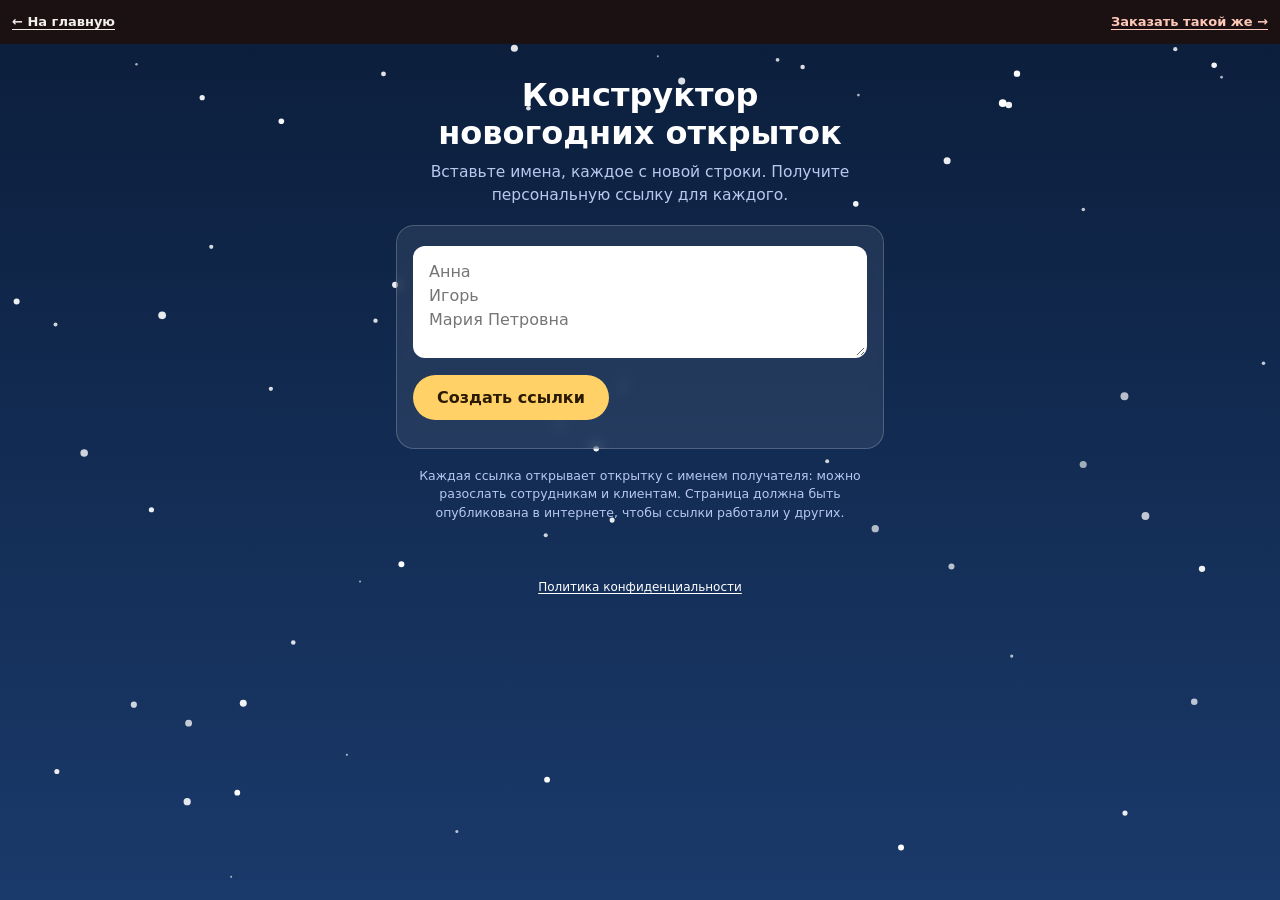
<file: otkrytka_ny.html>
<!doctype html>
<html lang="ru">
<head>
<meta charset="utf-8">
<meta name="viewport" content="width=device-width,initial-scale=1">
<title>Интерактивная новогодняя открытка</title>
<meta name="description" content="Демо конструктора новогодних открыток с персональными поздравлениями по ссылке.">
<meta name="robots" content="noindex,follow">
<style>
:root {
  --bg: #0b1d3a;
  --bg-2: #1a3a6b;
  --ink: #fff;
  --acc: #ffd166;
  --acc-hover: #ffca4b;
  --ok: #10b981;
  --muted: #b8c8ee;
}
* { box-sizing: border-box; }
body {
  margin: 0;
  font: 16px/1.5 system-ui, -apple-system, Segoe UI, Roboto, Arial, sans-serif;
  background: linear-gradient(180deg, var(--bg), var(--bg-2));
  color: var(--ink);
  min-height: 100vh;
  overflow-x: hidden;
}
canvas#snow {
  position: fixed;
  inset: 0;
  pointer-events: none;
  z-index: 0;
}
.wrap {
  position: relative;
  z-index: 1;
  max-width: 520px;
  margin: 0 auto;
  padding: 20px 16px 40px;
  text-align: center;
}
#gift {
  margin-top: 48px;
  animation: fadeIn .35s ease;
}
.box {
  font-size: 116px;
  line-height: 1.1;
  cursor: pointer;
  display: inline-block;
  animation: bob 1.6s infinite ease-in-out;
  user-select: none;
  -webkit-tap-highlight-color: transparent;
  filter: drop-shadow(0 12px 20px rgba(0,0,0,.35));
}
@keyframes bob {
  50% { transform: translateY(-12px) rotate(3deg); }
}
@keyframes fadeIn {
  from { opacity: 0; transform: translateY(8px) scale(.98); }
  to { opacity: 1; transform: translateY(0) scale(1); }
}
h1 {
  font-size: clamp(26px, 6vw, 32px);
  line-height: 1.2;
  margin: 12px 0 8px;
  text-wrap: balance;
}
.hint {
  color: var(--muted);
  font-size: 15.5px;
}
#card {
  display: none;
  background: rgba(255, 255, 255, .09);
  border: 1px solid rgba(255, 255, 255, .22);
  border-radius: 22px;
  padding: 26px 20px;
  margin-top: 28px;
  backdrop-filter: blur(8px);
  -webkit-backdrop-filter: blur(8px);
  box-shadow: 0 16px 40px rgba(0, 0, 0, .28);
  animation: fadeIn .4s ease;
}
#card h2 {
  color: var(--acc);
  font-size: clamp(24px, 6vw, 31px);
  line-height: 1.2;
  margin: 6px 0 14px;
  text-wrap: balance;
}
#txt {
  font-size: 18.5px;
  line-height: 1.55;
  white-space: pre-line;
  margin: 0 auto;
  max-width: 38ch;
}
#txt .ghost-tail {
  visibility: hidden;
}
.sign {
  margin-top: 18px;
  font-weight: 700;
  color: #e6eefc;
}
.tree {
  font-size: 56px;
  line-height: 1.1;
}
.btn {
  display: inline-flex;
  align-items: center;
  justify-content: center;
  gap: 6px;
  margin-top: 16px;
  padding: 13px 24px;
  border: 0;
  border-radius: 99px;
  background: var(--acc);
  color: #2a1a00;
  font-weight: 800;
  font-size: 16px;
  font-family: inherit;
  cursor: pointer;
  text-decoration: none;
  transition: transform .12s, background .15s;
  -webkit-tap-highlight-color: transparent;
}
.btn:hover { background: var(--acc-hover); }
.btn:active { transform: scale(.97); }
.btn.sec {
  background: rgba(255, 255, 255, .16);
  color: #fff;
  border: 1px solid rgba(255, 255, 255, .28);
}
.btn.sec:hover {
  background: rgba(255, 255, 255, .24);
}

.builder {
  background: rgba(255, 255, 255, .08);
  border: 1px solid rgba(255, 255, 255, .2);
  border-radius: 18px;
  padding: 16px;
  text-align: left;
  margin-top: 18px;
  backdrop-filter: blur(6px);
}
textarea, input {
  width: 100%;
  padding: 12px 14px;
  border-radius: 12px;
  border: 2px solid transparent;
  font: inherit;
  margin: 4px 0 10px;
  background: #fff;
  color: #0b1d3a;
  resize: vertical;
}
textarea:focus, input:focus {
  outline: none;
  border-color: var(--acc);
}
textarea { min-height: 112px; }
.builder-actions {
  display: flex;
  flex-wrap: wrap;
  gap: 8px;
}
.builder-actions .btn {
  margin-top: 0;
}
#out {
  margin-top: 12px;
}
.link-card {
  background: rgba(255, 255, 255, .09);
  border: 1px solid rgba(255, 255, 255, .14);
  border-radius: 12px;
  padding: 10px 12px;
  margin: 8px 0;
}
.link-top {
  display: flex;
  justify-content: space-between;
  align-items: center;
  gap: 8px;
}
.link-name {
  font-weight: 700;
  font-size: 15.5px;
  color: var(--acc);
  overflow: hidden;
  text-overflow: ellipsis;
  white-space: nowrap;
}
.link-url {
  font-size: 12.5px;
  color: var(--muted);
  white-space: nowrap;
  overflow: hidden;
  text-overflow: ellipsis;
  margin-top: 5px;
}
.link-btns {
  display: flex;
  align-items: center;
  gap: 6px;
  flex-shrink: 0;
}
.sm-btn {
  padding: 7px 11px;
  border: 0;
  border-radius: 8px;
  background: var(--acc);
  color: #2a1a00;
  font-weight: 700;
  font-size: 13px;
  font-family: inherit;
  cursor: pointer;
  text-decoration: none;
  transition: background .15s, color .15s;
}
.sm-btn.ghost {
  background: rgba(255, 255, 255, .14);
  color: #fff;
}
.sm-btn.ghost:hover {
  background: rgba(255, 255, 255, .24);
}
.small {
  font-size: 12.5px;
  color: var(--muted);
  margin-top: 18px;
  line-height: 1.45;
}
.footer-link {
  background: none;
  border: 0;
  padding: 0;
  font: inherit;
  color: var(--muted);
  text-decoration: underline;
  text-underline-offset: 3px;
  font-size: 13px;
  cursor: pointer;
}
</style>

<link rel="stylesheet" href="assets/demo-bar.css">
<script src="assets/demo-bar.js" defer></script>
<script src="assets/analytics.js" defer></script>
</head>
<body>
<canvas id="snow"></canvas>
<div class="wrap">
  <div id="view"></div>
</div>

<script>
// ===== НАСТРОЙКИ ПОД КЛИЕНТА =====
const CONFIG = {
  from: "Команда «Север-Строй» (вымышленная)",
  year: "2027",
  text: "Пусть новый год принесёт спокойные дни, интересные проекты и тёплые вечера с близкими.\nСпасибо, что вы с нами!",
  // Базовый адрес для генерации ссылок при локальном открытии файла с телефона (content:// или file://).
  // Когда файл загружен на хостинг (http/https), адрес определяется автоматически.
  publicUrl: "https://ramil-tools.ru/otkrytka_ny.html",
  telegram: "[ник_клиента_без_@]"
};
// =================================

const $ = id => document.getElementById(id);
const esc = s => String(s).replace(/[&<>"']/g, c => ({"&":"&amp;","<":"&lt;",">":"&gt;",'"':"&quot;","'":"&#39;"}[c]));

const reduceMotion = matchMedia("(prefers-reduced-motion: reduce)");
let typeTimer = null;
let savedNamesText = "";

function isWebProtocol() {
  return location.protocol === "http:" || location.protocol === "https:";
}

function baseUrl() {
  if (isWebProtocol()) {
    return location.origin + location.pathname;
  }
  return CONFIG.publicUrl || location.href.split("?")[0].split("#")[0];
}

function getRecipientFromUrl() {
  const q = new URLSearchParams(location.search || location.hash.replace(/^#/, ""));
  return (q.get("to") || "").trim().slice(0, 40);
}

function renderGreeting(recipientName) {
  if (typeTimer) clearTimeout(typeTimer);
  $("view").innerHTML = `
    <div id="gift">
      <div class="box" id="bx" role="button" tabindex="0" aria-label="Открыть подарок">🎁</div>
      <h1>${esc(recipientName)}, вам подарок!</h1>
      <div class="hint">Нажмите на коробку, чтобы открыть открытку</div>
    </div>
    <div id="card">
      <div class="tree">🎄</div>
      <h2>С Новым ${esc(CONFIG.year)} годом, ${esc(recipientName)}!</h2>
      <div id="txt"></div>
      <div class="sign">${esc(CONFIG.from)}</div>
      <div>
        <button class="btn" id="again" type="button">Ещё раз</button>
      </div>
      <div class="small" style="margin-top:18px">
        <button class="footer-link" id="back-builder" type="button">← Конструктор открыток</button>
      </div>
    </div>`;

  const open = () => {
    $("gift").style.display = "none";
    $("card").style.display = "block";
    type(CONFIG.text);
  };

  $("bx").onclick = open;
  $("bx").onkeydown = e => {
    if (e.key === "Enter" || e.key === " ") {
      e.preventDefault();
      open();
    }
  };

  $("again").onclick = () => {
    if (typeTimer) clearTimeout(typeTimer);
    $("gift").style.display = "block";
    $("card").style.display = "none";
  };

  $("back-builder").onclick = () => {
    if (typeTimer) clearTimeout(typeTimer);
    if (isWebProtocol() && location.search) {
      try { history.pushState({}, "", location.pathname); } catch {}
    }
    renderBuilder();
  };
}

function renderBuilder() {
  if (typeTimer) clearTimeout(typeTimer);
  $("view").innerHTML = `
    <h1>Конструктор новогодних открыток</h1>
    <div class="hint">Вставьте имена, каждое с новой строки. Получите персональную ссылку для каждого.</div>
    <div class="builder">
      <textarea id="names" autocapitalize="words" spellcheck="false" placeholder="Анна&#10;Игорь&#10;Мария Петровна"></textarea>
      <div class="builder-actions">
        <button class="btn" id="mk" type="button">Создать ссылки</button>
        <button class="btn sec" id="all" type="button" style="display:none">Скопировать все</button>
      </div>
      <div id="out"></div>
    </div>
    <div class="small">Каждая ссылка открывает открытку с именем получателя: можно разослать сотрудникам и клиентам. Страница должна быть опубликована в интернете, чтобы ссылки работали у других.</div>`;

  if (savedNamesText) {
    $("names").value = savedNamesText;
  }

  const buildLinks = () => {
    savedNamesText = $("names").value;
    const base = baseUrl();
    const rawNames = savedNamesText.split("\n").map(s => s.trim()).filter(Boolean);
    const names = [...new Set(rawNames)].slice(0, 200);

    if (!names.length) {
      $("out").innerHTML = `<div style="padding:10px 4px 2px;color:var(--acc);font-size:13.5px">Введите хотя бы одно имя в поле выше.</div>`;
      $("all").style.display = "none";
      return;
    }

    $("out").innerHTML = names.map(n => {
      const encodedUrl = base + "?to=" + encodeURIComponent(n);
      const readableUrl = base + "?to=" + n.replace(/\s+/g, "+");
      return `
        <div class="link-card">
          <div class="link-top">
            <div class="link-name">${esc(n)}</div>
            <div class="link-btns">
              <button class="sm-btn ghost open-one" type="button" data-name="${esc(n)}">Открыть</button>
              <button class="sm-btn copy-one" type="button" data-u="${esc(encodedUrl)}">Копировать</button>
            </div>
          </div>
          <div class="link-url">${esc(readableUrl)}</div>
        </div>`;
    }).join("");

    $("all").style.display = "inline-flex";
    window.__L = names.map(n => n + ": " + base + "?to=" + encodeURIComponent(n)).join("\n");

    $("out").querySelectorAll(".copy-one").forEach(b => {
      b.onclick = () => cp(b.dataset.u, b, "Скопировано ✓");
    });

    // Открываем открытку прямо внутри страницы, чтобы всё работало даже локально (content:// / file://)
    $("out").querySelectorAll(".open-one").forEach(b => {
      b.onclick = () => {
        const name = b.dataset.name;
        if (isWebProtocol()) {
          try { history.pushState({ to: name }, "", location.pathname + "?to=" + encodeURIComponent(name)); } catch {}
        }
        renderGreeting(name);
      };
    });
  };

  $("mk").onclick = buildLinks;
  $("all").onclick = () => cp(window.__L, $("all"), "Все ссылки скопированы ✓");

  if (savedNamesText.trim()) {
    buildLinks();
  }
}

window.addEventListener("popstate", () => {
  const to = getRecipientFromUrl();
  if (to) renderGreeting(to);
  else renderBuilder();
});

function cp(t, btn, msg) {
  try {
    navigator.clipboard.writeText(t).then(() => flashBtn(btn, msg), () => fb(t, btn, msg));
  } catch (e) {
    fb(t, btn, msg);
  }
}

function fb(t, btn, msg) {
  const a = document.createElement("textarea");
  a.value = t;
  a.style.position = "fixed";
  a.style.opacity = "0";
  document.body.appendChild(a);
  a.select();
  try {
    document.execCommand("copy");
    flashBtn(btn, msg);
  } catch (e) {}
  a.remove();
}

function flashBtn(btn, msg) {
  if (!btn) return;
  if (!btn.dataset.orig) btn.dataset.orig = btn.textContent;
  btn.textContent = msg || "Скопировано ✓";
  btn.style.background = "var(--ok)";
  btn.style.color = "#fff";
  clearTimeout(btn.__t);
  btn.__t = setTimeout(() => {
    btn.textContent = btn.dataset.orig;
    btn.style.background = "";
    btn.style.color = "";
  }, 1600);
}

// Печатная машинка без прыжков слов со строки на строку (через невидимый хвост)
function type(s) {
  if (typeTimer) clearTimeout(typeTimer);
  const el = $("txt");
  let i = 0;
  (function step() {
    if (reduceMotion.matches) {
      el.textContent = s;
      return;
    }
    if (i <= s.length) {
      const visible = esc(s.slice(0, i));
      const hidden = esc(s.slice(i));
      el.innerHTML = visible + `<span class="ghost-tail">${hidden}</span>`;
      i++;
      typeTimer = setTimeout(step, 26);
    }
  })();
}

// Инициализация
const initialTo = getRecipientFromUrl();
if (initialTo) {
  renderGreeting(initialTo);
} else {
  renderBuilder();
}

// Снег
const cv = $("snow"), c = cv.getContext("2d");
let W, H, fl = [];
function rs() { W = cv.width = innerWidth; H = cv.height = innerHeight; }
rs();
addEventListener("resize", rs);
for (let i = 0; i < 70; i++) {
  fl.push({
    x: Math.random() * 2000,
    y: Math.random() * 1200,
    r: 1 + Math.random() * 3,
    v: .5 + Math.random() * 1.5,
    s: Math.random() * 6
  });
}
function snowFrame() {
  c.clearRect(0, 0, W, H);
  if (reduceMotion.matches) return;
  c.fillStyle = "#fff";
  fl.forEach(p => {
    p.y += p.v;
    p.x += Math.sin(p.y / 40 + p.s) * .4;
    if (p.y > H) { p.y = -5; p.x = Math.random() * W; }
    c.globalAlpha = .4 + p.r / 5;
    c.beginPath();
    c.arc(p.x % W, p.y, p.r, 0, 7);
    c.fill();
  });
  snowFrameId = requestAnimationFrame(snowFrame);
}
let snowFrameId;
function syncSnow() {
  cancelAnimationFrame(snowFrameId);
  snowFrame();
}
reduceMotion.addEventListener("change", syncSnow);
syncSnow();
</script>
  <footer class="demo-privacy-footer"><a href="privacy.html" target="_blank" rel="noopener noreferrer">Политика конфиденциальности</a></footer>
</body>
</html>
</file>
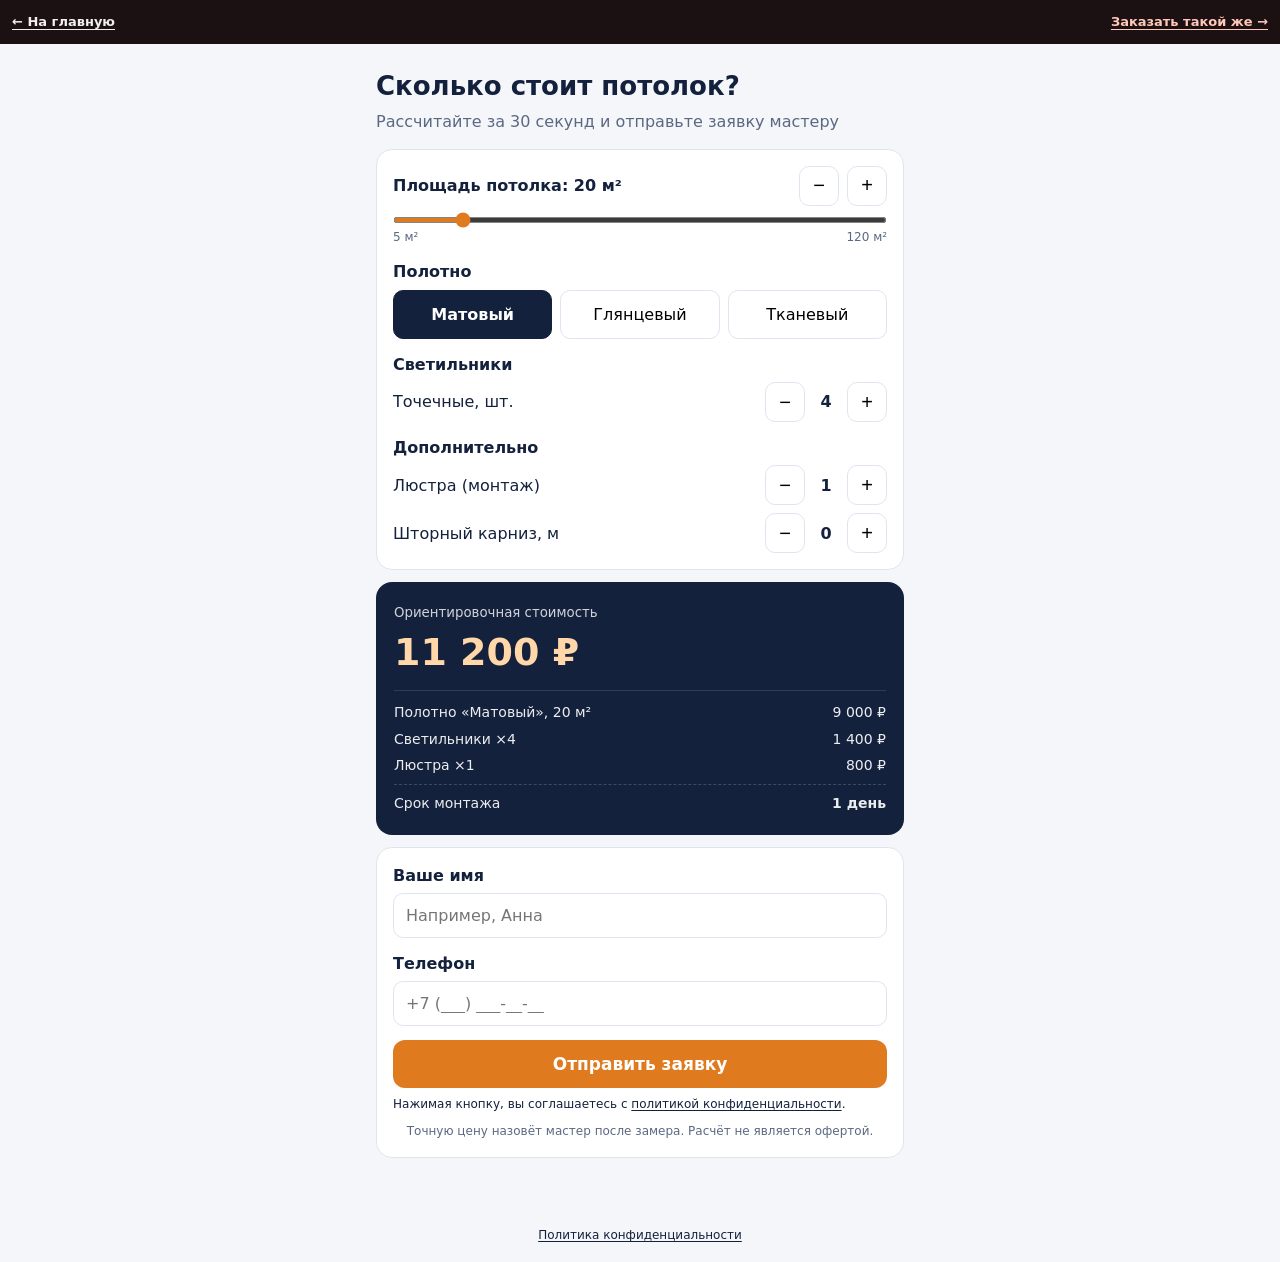
<file: potolki.html>
<!doctype html>
<html lang="ru">
<head>
<meta charset="utf-8">
<meta name="viewport" content="width=device-width,initial-scale=1">
<title>Калькулятор натяжных потолков</title>
<meta name="description" content="Демо калькулятора натяжных потолков с выбором полотна, площади, светильников и опций.">
<meta name="robots" content="noindex,follow">
<style>
:root{--ink:#14213d;--acc:#e07a1f;--bg:#f4f6fa;--card:#fff;--mut:#5b6882;--line:#dfe5ef}
*{box-sizing:border-box;-webkit-tap-highlight-color:transparent}
body{margin:0;font:16px/1.45 system-ui,-apple-system,Segoe UI,Roboto,Arial,sans-serif;background:var(--bg);color:var(--ink)}
.wrap{max-width:560px;margin:0 auto;padding:16px 16px 40px}
h1{font-size:26px;margin:8px 0 4px}
p.sub{color:var(--mut);margin:0 0 16px}
.card{background:var(--card);border:1px solid var(--line);border-radius:16px;padding:16px;margin-bottom:12px}
label{display:block;font-weight:600;margin:14px 0 6px}
label:first-child{margin-top:0}
input[type=number],input[type=text],input[type=tel]{width:100%;padding:12px;border:1px solid var(--line);border-radius:10px;font-size:16px;font-family:inherit;outline:none;transition:border-color .15s}
input[type=text]:focus,input[type=tel]:focus{border-color:var(--acc)}
input[type=range]{width:100%;height:6px;accent-color:var(--acc);cursor:pointer;margin:8px 0 4px}
.range-limits{display:flex;justify-content:space-between;font-size:12px;color:var(--mut)}
.seg{display:grid;grid-template-columns:repeat(3,1fr);gap:8px}
.seg button{padding:12px 6px;border:1px solid var(--line);background:#fff;border-radius:10px;font:inherit;font-weight:500;cursor:pointer;user-select:none}
.seg button.on{background:var(--ink);color:#fff;border-color:var(--ink);font-weight:600}
.row{display:flex;justify-content:space-between;align-items:center;gap:10px}
.step{display:flex;align-items:center;gap:8px}
.step button{width:40px;height:40px;border-radius:10px;border:1px solid var(--line);background:#fff;font-size:20px;cursor:pointer;user-select:none;display:flex;align-items:center;justify-content:center;transition:transform .1s,background .15s}
.step button:active{background:#f1f5f9;transform:scale(0.95)}
.step b{min-width:26px;text-align:center}
.total{background:var(--ink);color:#fff;border-radius:16px;padding:18px;margin-bottom:12px}
.total .sum{font-size:38px;font-weight:800;color:#ffd7a8;margin:2px 0 10px;white-space:nowrap}
.total small{opacity:.8}
#lines{border-top:1px solid rgba(255,255,255,0.12);padding-top:8px}
.line{display:flex;justify-content:space-between;gap:12px;font-size:14px;opacity:.92;padding:3px 0}
.line span:last-child,.line b{white-space:nowrap}
.term-line{border-top:1px dashed rgba(255,255,255,0.2);margin-top:6px;padding-top:8px}
button.main{width:100%;padding:14px;border:0;border-radius:12px;background:var(--acc);color:#fff;font-weight:700;font-size:17px;font-family:inherit;cursor:pointer;transition:transform .1s}
button.main:active{transform:scale(0.99)}
#box{white-space:pre-wrap;background:#eef2f8;border-radius:10px;padding:10px;font-size:13px;margin-top:10px;display:none}
.note{font-size:12px;color:var(--mut);margin-top:10px;text-align:center}
.tg-modal-overlay {
  position: fixed; inset: 0; background: rgba(15, 23, 42, 0.78);
  backdrop-filter: blur(6px); -webkit-backdrop-filter: blur(6px);
  z-index: 9999; display: flex; align-items: center; justify-content: center;
  padding: 16px;
}
.tg-modal-box {
  background: #17212b; color: #f5f5f5; border: 1px solid #2b3847;
  border-radius: 20px; width: 100%; max-width: 440px; max-height: 90vh;
  overflow-y: auto; padding: 22px; box-shadow: 0 20px 50px rgba(0,0,0,0.5);
  font-family: system-ui, -apple-system, "Segoe UI", Roboto, sans-serif;
  box-sizing: border-box; text-align: left;
}
.tg-modal-header { display: flex; gap: 12px; align-items: flex-start; margin-bottom: 16px; }
.tg-modal-icon { font-size: 28px; line-height: 1; flex-shrink: 0; }
.tg-modal-title { font-size: 17px; font-weight: 700; color: #fff; margin-bottom: 4px; }
.tg-modal-desc { font-size: 13px; color: #94a3b8; line-height: 1.4; }
.tg-msg-wrap { background: #0e1621; border: 1px solid #242f3d; border-radius: 14px; padding: 14px; margin-bottom: 14px; }
.tg-msg-sender { display: flex; justify-content: space-between; align-items: center; font-size: 12.5px; font-weight: 600; color: #93c5fd; margin-bottom: 10px; border-bottom: 1px solid rgba(255,255,255,0.08); padding-bottom: 8px; }
.tg-badge { background: rgba(56, 189, 248, 0.15); color: #38bdf8; padding: 2px 6px; border-radius: 4px; font-size: 11px; }
.tg-msg-bubble { background: #2b5278; color: #ffffff; border-radius: 12px 12px 12px 4px; padding: 12px 14px; font-size: 13.5px; line-height: 1.5; white-space: pre-wrap; word-break: break-word; }
.tg-note { font-size: 12.5px; color: #cbd5e1; background: rgba(255,255,255,0.05); padding: 10px 12px; border-radius: 10px; border-left: 3px solid #38bdf8; margin-bottom: 16px; line-height: 1.4; }
.tg-modal-close { width: 100%; background: #3b82f6; color: #fff; border: 0; border-radius: 10px; padding: 12px; font-size: 14.5px; font-weight: 700; cursor: pointer; transition: background 0.15s; }
.tg-modal-close:hover { background: #2563eb; }
</style>

<link rel="stylesheet" href="assets/demo-bar.css">
<script src="assets/demo-bar.js" defer></script>
<script src="assets/analytics.js" defer></script>
</head>
<body>
<div class="wrap">
  
  <h1>Сколько стоит потолок?</h1>
  <p class="sub">Рассчитайте за 30 секунд и отправьте заявку мастеру</p>

  <div class="card">
    <div class="row">
      <label style="margin:0">Площадь потолка: <b id="aOut">20</b> м²</label>
      <div class="step">
        <button type="button" data-k="area" data-d="-1">−</button>
        <button type="button" data-k="area" data-d="1">+</button>
      </div>
    </div>
    <input type="range" id="area" min="5" max="120" value="20">
    <div class="range-limits"><span>5 м²</span><span>120 м²</span></div>

    <label>Полотно</label>
    <div class="seg" id="type"></div>

    <label>Светильники</label>
    <div class="row">
      <span>Точечные, шт.</span>
      <div class="step">
        <button type="button" data-k="spots" data-d="-1">−</button>
        <b id="spots">4</b>
        <button type="button" data-k="spots" data-d="1">+</button>
      </div>
    </div>

    <label>Дополнительно</label>
    <div class="row">
      <span>Люстра (монтаж)</span>
      <div class="step">
        <button type="button" data-k="lust" data-d="-1">−</button>
        <b id="lust">1</b>
        <button type="button" data-k="lust" data-d="1">+</button>
      </div>
    </div>
    <div class="row" style="margin-top:8px">
      <span>Шторный карниз, м</span>
      <div class="step">
        <button type="button" data-k="cor" data-d="-1">−</button>
        <b id="cor">0</b>
        <button type="button" data-k="cor" data-d="1">+</button>
      </div>
    </div>
  </div>

  <div class="total">
    <small>Ориентировочная стоимость</small>
    <div class="sum" id="sum">0 ₽</div>
    <div id="lines"></div>
    <div class="line term-line"><span>Срок монтажа</span><b id="days"></b></div>
  </div>

  <div class="card">
    <label for="name">Ваше имя</label>
    <input type="text" id="name" placeholder="Например, Анна" autocomplete="name">
    <label for="phone">Телефон</label>
    <input type="tel" id="phone" placeholder="+7 (___) ___-__-__" autocomplete="tel">
    <button type="button" class="main" id="send" style="margin-top:14px">Отправить заявку</button>
    <p class="demo-privacy-note">Нажимая кнопку, вы соглашаетесь с <a href="privacy.html" target="_blank" rel="noopener noreferrer">политикой конфиденциальности</a>.</p>
    <div id="box"></div>
    <div class="note">Точную цену назовёт мастер после замера. Расчёт не является офертой.</div>
  </div>
</div>

<script>
// ===== НАСТРОЙКИ ПОД КЛИЕНТА =====
const CONFIG = {
  telegram: "your_bot", // ник мастера без @
  types: [{n:"Матовый",p:450},{n:"Глянцевый",p:520},{n:"Тканевый",p:950}], // ₽ за м²
  spot: 350, lust: 800, cornice: 600 // ₽ за шт., шт., метр
};
// =================================

const S = {area:20, type:0, spots:4, lust:1, cor:0};
const $ = id => document.getElementById(id);
// Неразрывный пробел защищает знак ₽ от переноса на новую строку в Telegram
const fmt = n => n.toLocaleString("ru-RU").replace(/\s/g, "\u00a0") + "\u00a0₽";
const isDemo = CONFIG.telegram.includes("[") || !CONFIG.telegram.trim();


CONFIG.types.forEach((t, i) => {
  const b = document.createElement("button");
  b.type = "button";
  b.textContent = t.n;
  b.onclick = () => { S.type = i; calc(); };
  $("type").appendChild(b);
});

document.querySelectorAll(".step button").forEach(b => b.onclick = () => {
  const k = b.dataset.k;
  const min = k === "area" ? 5 : 0;
  const max = k === "area" ? 120 : 50;
  S[k] = Math.max(min, Math.min(max, S[k] + +b.dataset.d));
  if (k === "area") $("area").value = S.area;
  calc();
});

$("area").oninput = e => { S.area = +e.target.value; calc(); };

function calc() {
  const t = CONFIG.types[S.type];
  const a = S.area * t.p, b = S.spots * CONFIG.spot, c = S.lust * CONFIG.lust, d = S.cor * CONFIG.cornice;
  const sum = a + b + c + d;
  $("aOut").textContent = S.area;
  ["spots", "lust", "cor"].forEach(k => $(k).textContent = S[k]);
  [...$("type").children].forEach((x, i) => x.classList.toggle("on", i === S.type));

  const rows = [
    ["Полотно «" + t.n + "», " + S.area + "\u00a0м²", a],
    ["Светильники ×" + S.spots, b],
    ["Люстра ×" + S.lust, c],
    ["Карниз, " + S.cor + "\u00a0м", d]
  ].filter(r => r[1] > 0);

  $("lines").innerHTML = rows.map(r => `<div class="line"><span>${r[0]}</span><span>${fmt(r[1])}</span></div>`).join("");
  $("sum").textContent = fmt(sum);
  $("days").textContent = S.area > 60 ? "2 дня" : "1 день";
  S.sum = sum;
  S.rows = rows;
}

// Маска ввода телефона +7 (XXX) XXX-XX-XX
$("phone").addEventListener("input", e => {
  let d = e.target.value.replace(/\D/g, "");
  if (!d) { e.target.value = ""; return; }
  if (d[0] === "8" || d[0] === "7") d = d.slice(1);
  d = d.slice(0, 10);
  let res = "+7";
  if (d.length > 0) res += " (" + d.slice(0, 3);
  if (d.length >= 4) res += ") " + d.slice(3, 6);
  if (d.length >= 7) res += "-" + d.slice(6, 8);
  if (d.length >= 9) res += "-" + d.slice(8, 10);
  e.target.value = res;
});

$("send").onclick = () => {
  const n = $("name").value.trim(), p = $("phone").value.trim();
  if (n.length < 2 || p.replace(/\D/g, "").length < 11) {
    demoShowError("Пожалуйста, укажите ваше имя и полный номер телефона", $("send"));
    return;
  }
  const text = `🏠 Заявка на натяжной потолок\n` +
               `👤 Имя: ${n}\n` +
               `📞 Телефон: ${p}\n\n` +
               `📋 Расчёт:\n` +
               S.rows.map(r => `• ${r[0]} — ${fmt(r[1])}`).join("\n") +
               `\n⏱ Срок монтажа: ${$("days").textContent}` +
               `\n\n💰 Итого: ${fmt(S.sum)}`;

  showTgModal(text);
};

calc();
function showTgModal(text) {
  var modal = document.getElementById("tgPreviewModal");
  if (!modal) return;
  document.getElementById("tgPreviewText").textContent = text;
  modal.style.display = "flex";
  document.body.style.overflow = "hidden";
}
function closeTgModal() {
  var modal = document.getElementById("tgPreviewModal");
  if (modal) modal.style.display = "none";
  document.body.style.overflow = "";
}
document.addEventListener("keydown", function(e) {
  if (e.key === "Escape") closeTgModal();
});
</script>
<!-- Модальное окно примера заявки в Telegram -->
<div id="tgPreviewModal" class="tg-modal-overlay" style="display:none">
  <div class="tg-modal-box">
    <div class="tg-modal-header">
      <div class="tg-modal-icon">✅</div>
      <div>
        <div class="tg-modal-title">Заявка успешно сформирована!</div>
        <div class="tg-modal-desc">Пример сообщения, которое моментально приходит вам в Telegram при реальном заказе:</div>
      </div>
    </div>
    <div class="tg-msg-wrap">
      <div class="tg-msg-sender">
        <span>🤖 Бот заявок вашего сайта</span>
        <span class="tg-badge">Telegram</span>
      </div>
      <div class="tg-msg-bubble" id="tgPreviewText"></div>
    </div>
    <div class="tg-note">
      ⚡ <b>Как это работает в бизнесе:</b> клиент оставляет заявку на вашем сайте, и она без задержек падает прямо в ваш Telegram или в рабочий чат. Без абонентской платы!
    </div>
    <button type="button" class="tg-modal-close" onclick="closeTgModal()">Попробовать другой расчёт</button>
  </div>
</div>
  <footer class="demo-privacy-footer"><a href="privacy.html" target="_blank" rel="noopener noreferrer">Политика конфиденциальности</a></footer>
</body>
</html>
</file>
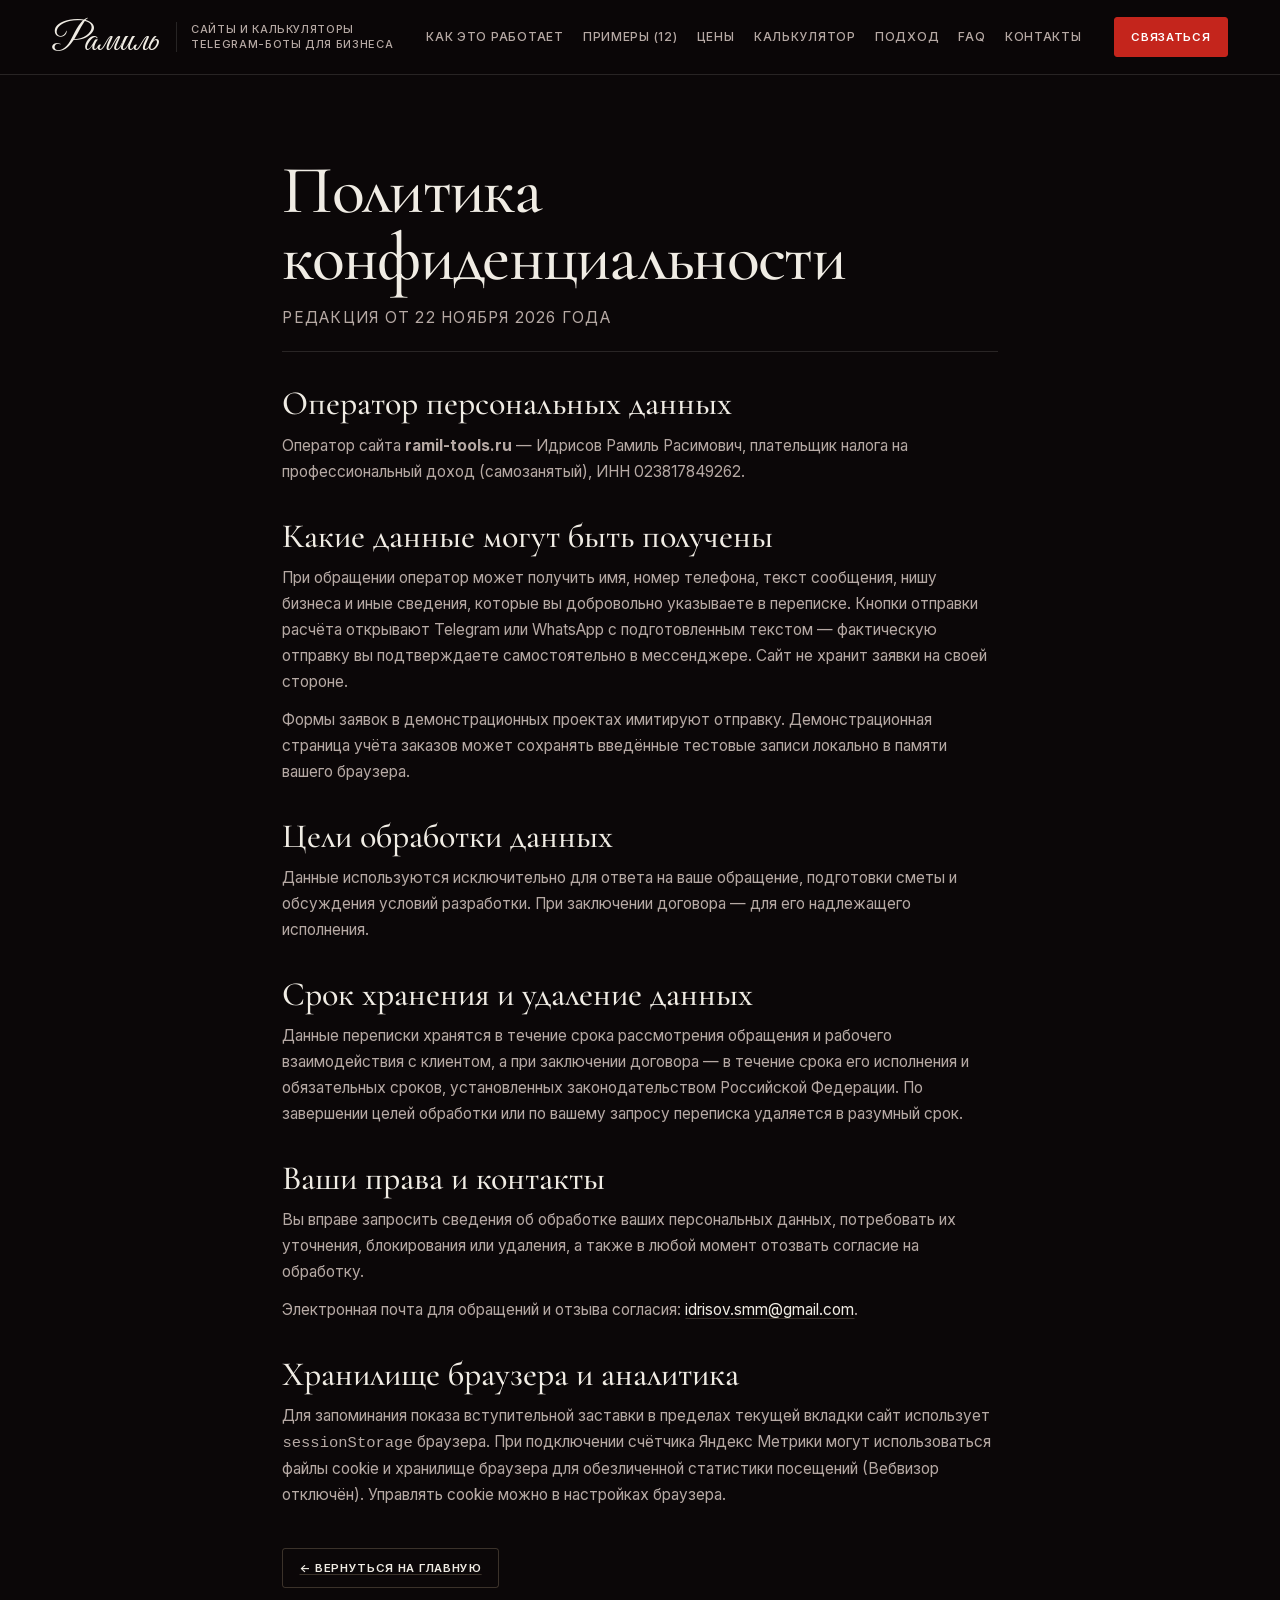
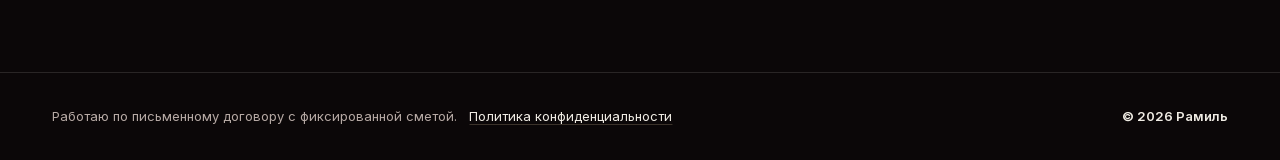
<file: privacy.html>
<!doctype html>
<html lang="ru">
<head>
  <meta charset="utf-8">
  <meta name="viewport" content="width=device-width, initial-scale=1, viewport-fit=cover">
  <meta name="theme-color" content="#0B0708">
  <title>Политика конфиденциальности — Рамиль</title>
  <meta name="description" content="Какие данные могут обрабатываться при обращении через сайт ramil-tools.ru и как обратиться по вопросам конфиденциальности.">
  <link rel="canonical" href="https://ramil-tools.ru/privacy.html">
  <link rel="icon" type="image/svg+xml" href="favicon.svg">
  <link rel="alternate icon" href="favicon.ico">
  <link rel="stylesheet" href="museum-base.css">
  <style>
    .privacy-main {
      width: min(100%, 820px);
      margin-inline: auto;
      padding: clamp(44px, 6.5vw, 96px) var(--shell-pad);
    }

    .privacy-main h1 {
      margin: 0 0 14px;
      color: var(--ink-primary);
      font: 500 clamp(36px, 6vw, 68px)/0.98 var(--font-serif);
      letter-spacing: -0.025em;
      overflow-wrap: anywhere;
    }

    .privacy-edition {
      margin: 0 0 36px;
      padding-bottom: 20px;
      border-bottom: 1px solid var(--line-hairline);
      color: var(--accent-warm);
      font-size: 13px;
      letter-spacing: 0.08em;
      text-transform: uppercase;
    }

    .privacy-main h2 {
      margin: 34px 0 10px;
      color: var(--ink-primary);
      font: 500 clamp(24px, 3.2vw, 34px)/1.06 var(--font-serif);
    }

    .privacy-main p {
      margin: 0 0 12px;
      color: var(--ink-muted);
      font-size: 15.5px;
      line-height: 1.68;
    }

    .privacy-main a {
      color: var(--ink-primary);
      text-decoration: underline;
      text-decoration-color: var(--line-warm);
      text-underline-offset: 0.2em;
    }

    .privacy-main a:hover {
      color: var(--accent-warm);
    }

    .privacy-back {
      display: inline-flex;
      margin-top: 28px;
    }
  </style>
  <script src="assets/analytics.js" defer></script>
</head>
<body>
  <a class="skip-link" href="#main-content">Перейти к содержимому</a>

  <header class="site-header">
    <div class="nav-bar">
      <a class="logo" href="./" aria-label="Рамиль — на главную">
        <span class="logo-name">Рамиль</span>
        <span class="logo-tagline">Сайты и калькуляторы<br>Telegram-боты для бизнеса</span>
      </a>
      <nav class="nav-links" aria-label="Основная навигация">
        <a href="./#how-it-works">Как это работает</a>
        <a href="./#portfolio">Примеры (12)</a>
        <a href="./#services">Цены</a>
        <a href="./#calc-section">Калькулятор</a>
        <a href="./#about">Подход</a>
        <a href="./#faq">FAQ</a>
        <a href="./#contacts">Контакты</a>
      </nav>
      <div class="nav-right">
        <a class="btn sm" data-goal="tg_click" href="https://t.me/ramiltools" target="_blank" rel="noopener noreferrer">Связаться</a>
      </div>
    </div>
  </header>

  <main class="privacy-main" id="main-content">
    <h1>Политика конфиденциальности</h1>
    <p class="privacy-edition">Редакция от <time datetime="2026-11-22">22 ноября 2026 года</time></p>

    <h2>Оператор персональных данных</h2>
    <p>Оператор сайта <strong>ramil-tools.ru</strong> — Идрисов Рамиль Расимович, плательщик налога на профессиональный доход (самозанятый), ИНН 023817849262.</p>

    <h2>Какие данные могут быть получены</h2>
    <p>При обращении оператор может получить имя, номер телефона, текст сообщения, нишу бизнеса и иные сведения, которые вы добровольно указываете в переписке. Кнопки отправки расчёта открывают Telegram или WhatsApp с подготовленным текстом — фактическую отправку вы подтверждаете самостоятельно в мессенджере. Сайт не хранит заявки на своей стороне.</p>
    <p>Формы заявок в демонстрационных проектах имитируют отправку. Демонстрационная страница учёта заказов может сохранять введённые тестовые записи локально в памяти вашего браузера.</p>

    <h2>Цели обработки данных</h2>
    <p>Данные используются исключительно для ответа на ваше обращение, подготовки сметы и обсуждения условий разработки. При заключении договора — для его надлежащего исполнения.</p>

    <h2>Срок хранения и удаление данных</h2>
    <p>Данные переписки хранятся в течение срока рассмотрения обращения и рабочего взаимодействия с клиентом, а при заключении договора — в течение срока его исполнения и обязательных сроков, установленных законодательством Российской Федерации. По завершении целей обработки или по вашему запросу переписка удаляется в разумный срок.</p>

    <h2>Ваши права и контакты</h2>
    <p>Вы вправе запросить сведения об обработке ваших персональных данных, потребовать их уточнения, блокирования или удаления, а также в любой момент отозвать согласие на обработку.</p>
    <p>Электронная почта для обращений и отзыва согласия: <a href="mailto:idrisov.smm@gmail.com">idrisov.smm@gmail.com</a>.</p>

    <h2>Хранилище браузера и аналитика</h2>
    <p>Для запоминания показа вступительной заставки в пределах текущей вкладки сайт использует <code>sessionStorage</code> браузера. При подключении счётчика Яндекс Метрики могут использоваться файлы cookie и хранилище браузера для обезличенной статистики посещений (Вебвизор отключён). Управлять cookie можно в настройках браузера.</p>

    <a class="btn alt sm privacy-back" href="./">← Вернуться на главную</a>
  </main>

  <footer class="site-footer">
    <div class="site-footer__inner">
      <div class="footer-note">
        Работаю по письменному договору с фиксированной сметой.
        <a href="privacy.html" aria-current="page">Политика конфиденциальности</a>
      </div>
      <div class="footer-copy">© 2026 Рамиль</div>
    </div>
  </footer>
</body>
</html>
</file>
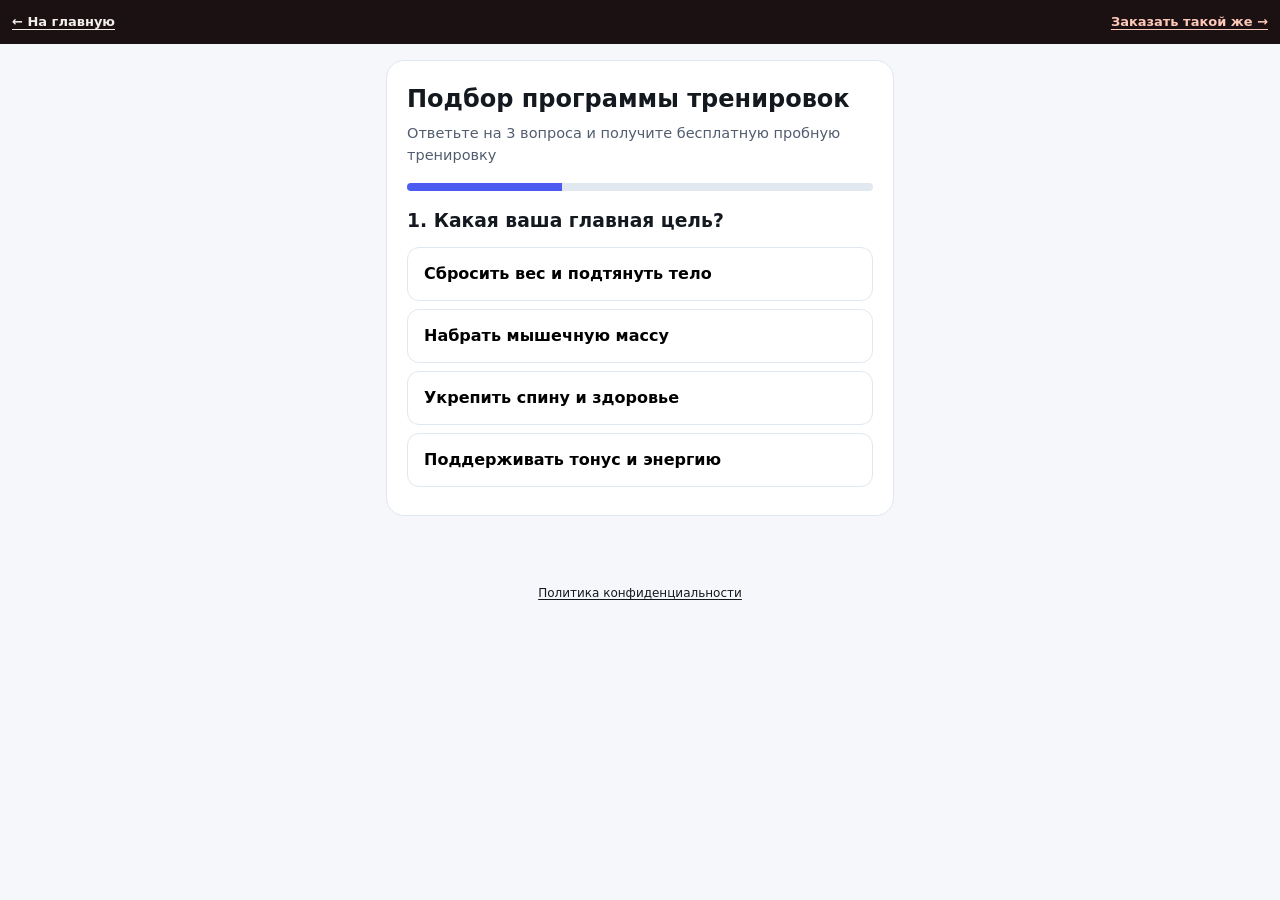
<file: quiz_fitness.html>
<!doctype html>
<html lang="ru"><head><meta charset="utf-8"><meta name="viewport" content="width=device-width,initial-scale=1">
<title>Подбор программы тренировок — Фитнес-квиз</title>
<meta name="description" content="Демо фитнес-квиза, который подбирает программу тренировок по ответам посетителя.">
<meta name="robots" content="noindex,follow">
<style>
:root{--ink:#14181f;--acc:#4c5bf0;--bg:#f5f7fb;--card:#fff;--mut:#525d6f;--line:#e1e7f0}
*{box-sizing:border-box}body{margin:0;font:16px/1.5 system-ui,-apple-system,Segoe UI,Roboto,Arial,sans-serif;background:var(--bg);color:var(--ink)}
.wrap{max-width:540px;margin:0 auto;padding:16px 16px 40px}
.card{background:var(--card);border:1px solid var(--line);border-radius:18px;padding:20px;margin-bottom:12px}
.bar{height:8px;background:#e2e8f0;border-radius:99px;overflow:hidden;margin-bottom:16px}
.bar div{height:100%;background:var(--acc);transition:width .25s ease}
h1{font-size:24px;margin:0 0 6px}p.sub{color:var(--mut);margin:0 0 16px;font-size:14.5px}
.opt{display:block;width:100%;text-align:left;padding:14px 16px;margin-bottom:8px;border:1.5px solid var(--line);border-radius:12px;background:#fff;font:inherit;font-weight:600;cursor:pointer;transition:.15s}
.opt:hover,.opt.on{border-color:var(--acc);background:#eef0ff;color:var(--acc)}
input{width:100%;padding:12px;border:1px solid var(--line);border-radius:10px;font:inherit;margin:6px 0}
.btn{width:100%;padding:14px;border:0;border-radius:12px;background:var(--acc);color:#fff;font:inherit;font-weight:700;cursor:pointer;margin-top:8px}
#box{white-space:pre-wrap;background:#eef2f8;border-radius:10px;padding:12px;font-size:13px;margin-top:12px;display:none}
.tg-modal-overlay {
  position: fixed; inset: 0; background: rgba(15, 23, 42, 0.78);
  backdrop-filter: blur(6px); -webkit-backdrop-filter: blur(6px);
  z-index: 9999; display: flex; align-items: center; justify-content: center;
  padding: 16px;
}
.tg-modal-box {
  background: #17212b; color: #f5f5f5; border: 1px solid #2b3847;
  border-radius: 20px; width: 100%; max-width: 440px; max-height: 90vh;
  overflow-y: auto; padding: 22px; box-shadow: 0 20px 50px rgba(0,0,0,0.5);
  font-family: system-ui, -apple-system, "Segoe UI", Roboto, sans-serif;
  box-sizing: border-box; text-align: left;
}
.tg-modal-header { display: flex; gap: 12px; align-items: flex-start; margin-bottom: 16px; }
.tg-modal-icon { font-size: 28px; line-height: 1; flex-shrink: 0; }
.tg-modal-title { font-size: 17px; font-weight: 700; color: #fff; margin-bottom: 4px; }
.tg-modal-desc { font-size: 13px; color: #94a3b8; line-height: 1.4; }
.tg-msg-wrap { background: #0e1621; border: 1px solid #242f3d; border-radius: 14px; padding: 14px; margin-bottom: 14px; }
.tg-msg-sender { display: flex; justify-content: space-between; align-items: center; font-size: 12.5px; font-weight: 600; color: #93c5fd; margin-bottom: 10px; border-bottom: 1px solid rgba(255,255,255,0.08); padding-bottom: 8px; }
.tg-badge { background: rgba(56, 189, 248, 0.15); color: #38bdf8; padding: 2px 6px; border-radius: 4px; font-size: 11px; }
.tg-msg-bubble { background: #2b5278; color: #ffffff; border-radius: 12px 12px 12px 4px; padding: 12px 14px; font-size: 13.5px; line-height: 1.5; white-space: pre-wrap; word-break: break-word; }
.tg-note { font-size: 12.5px; color: #cbd5e1; background: rgba(255,255,255,0.05); padding: 10px 12px; border-radius: 10px; border-left: 3px solid #38bdf8; margin-bottom: 16px; line-height: 1.4; }
.tg-modal-close { width: 100%; background: #3b82f6; color: #fff; border: 0; border-radius: 10px; padding: 12px; font-size: 14.5px; font-weight: 700; cursor: pointer; transition: background 0.15s; }
.tg-modal-close:hover { background: #2563eb; }
</style>
<link rel="stylesheet" href="assets/demo-bar.css">
<script src="assets/demo-bar.js" defer></script>
<script src="assets/analytics.js" defer></script>
</head><body><div class="wrap">

<div class="card">
  <h1>Подбор программы тренировок</h1>
  <p class="sub">Ответьте на 3 вопроса и получите бесплатную пробную тренировку</p>
  <div class="bar"><div id="prog" style="width:33%"></div></div>
  <div id="stepBox"></div>
  <div id="box"></div>
</div></div>
<script>
const STEPS=[
  {q:"1. Какая ваша главная цель?",a:["Сбросить вес и подтянуть тело","Набрать мышечную массу","Укрепить спину и здоровье","Поддерживать тонус и энергию"]},
  {q:"2. Какой у вас опыт тренировок?",a:["Новичок, никогда не занимался","Занимался давно, был перерыв","Тренируюсь регулярно"]},
  {q:"3. В какое время вам удобнее ходить?",a:["Утром (до 12:00)","Днём (12:00 – 17:00)","Вечером (после 17:00)","В выходные дни"]}
];
let cur=0,ans=[];
const box=document.getElementById("stepBox"),prog=document.getElementById("prog");
function draw(){
  if(cur<STEPS.length){
    prog.style.width=((cur+1)/STEPS.length*100)+"%";
    const s=STEPS[cur];
    box.innerHTML=`<h3 style="margin:0 0 12px">${s.q}</h3>`+s.a.map(x=>`<button class="opt">${x}</button>`).join("");
    box.querySelectorAll(".opt").forEach(b=>b.onclick=()=>{ans.push(b.textContent);cur++;draw()});
  }else{
    box.innerHTML=`<h3 style="margin:0 0 8px">Отлично! Программа подобрана</h3>
    <p style="color:#525d6f;font-size:14px;margin:0 0 10px">Оставьте имя и телефон, чтобы закрепить купон на бесплатное пробное занятие с тренером:</p>
    <input id="nm" placeholder="Ваше имя" autocomplete="name">
    <input id="ph" type="tel" inputmode="tel" placeholder="+7 (___) ___-__-__" autocomplete="tel">
    <button class="btn" id="send">Получить пробную тренировку</button>
    <p class="demo-privacy-note">Нажимая кнопку, вы соглашаетесь с <a href="privacy.html" target="_blank" rel="noopener noreferrer">политикой конфиденциальности</a>.</p>
    <button class="opt" id="agn" style="margin-top:8px;text-align:center">Пройти заново</button>`;
    
    const phEl = document.getElementById("ph");
    phEl.addEventListener("input", e => {
      let d = e.target.value.replace(/\D/g, "");
      if (!d) { e.target.value = ""; return; }
      if (d[0] === "8" || d[0] === "7") d = d.slice(1);
      d = d.slice(0, 10);
      let res = "+7";
      if (d.length > 0) res += " (" + d.slice(0, 3);
      if (d.length >= 4) res += ") " + d.slice(3, 6);
      if (d.length >= 7) res += "-" + d.slice(6, 8);
      if (d.length >= 9) res += "-" + d.slice(8, 10);
      e.target.value = res;
    });

    document.getElementById("agn").onclick=()=>{cur=0;ans=[];draw()};
    document.getElementById("send").onclick=()=>{
      const n=document.getElementById("nm").value.trim(),p=document.getElementById("ph").value.trim();
      if(n.length<2||p.replace(/\D/g,"").length<11){demoShowError("Пожалуйста, укажите имя и полный номер телефона",document.getElementById("send"));return}
      const res = `🏋️ Заявка на пробную тренировку\n` +
                  `👤 Имя: ${n}\n` +
                  `📞 Телефон: ${p}\n\n` +
                  `📋 Результаты квиза:\n` +
                  `• Цель: ${ans[0]}\n` +
                  `• Опыт: ${ans[1]}\n` +
                  `• Время: ${ans[2]}`;
      showTgModal(res);
    };
  }
}
draw();
function showTgModal(text) {
  var modal = document.getElementById("tgPreviewModal");
  if (!modal) return;
  document.getElementById("tgPreviewText").textContent = text;
  modal.style.display = "flex";
  document.body.style.overflow = "hidden";
}
function closeTgModal() {
  var modal = document.getElementById("tgPreviewModal");
  if (modal) modal.style.display = "none";
  document.body.style.overflow = "";
}
document.addEventListener("keydown", function(e) {
  if (e.key === "Escape") closeTgModal();
});
</script>
<!-- Модальное окно примера заявки в Telegram -->
<div id="tgPreviewModal" class="tg-modal-overlay" style="display:none">
  <div class="tg-modal-box">
    <div class="tg-modal-header">
      <div class="tg-modal-icon">✅</div>
      <div>
        <div class="tg-modal-title">Заявка успешно сформирована!</div>
        <div class="tg-modal-desc">Пример сообщения, которое моментально приходит вам в Telegram при реальном заказе:</div>
      </div>
    </div>
    <div class="tg-msg-wrap">
      <div class="tg-msg-sender">
        <span>🤖 Бот заявок вашего сайта</span>
        <span class="tg-badge">Telegram</span>
      </div>
      <div class="tg-msg-bubble" id="tgPreviewText"></div>
    </div>
    <div class="tg-note">
      ⚡ <b>Как это работает в бизнесе:</b> клиент оставляет заявку на вашем сайте, и она без задержек падает прямо в ваш Telegram или в рабочий чат. Без абонентской платы!
    </div>
    <button type="button" class="tg-modal-close" onclick="closeTgModal()">Попробовать снова</button>
  </div>
</div>
  <footer class="demo-privacy-footer"><a href="privacy.html" target="_blank" rel="noopener noreferrer">Политика конфиденциальности</a></footer>
</body></html>
</file>
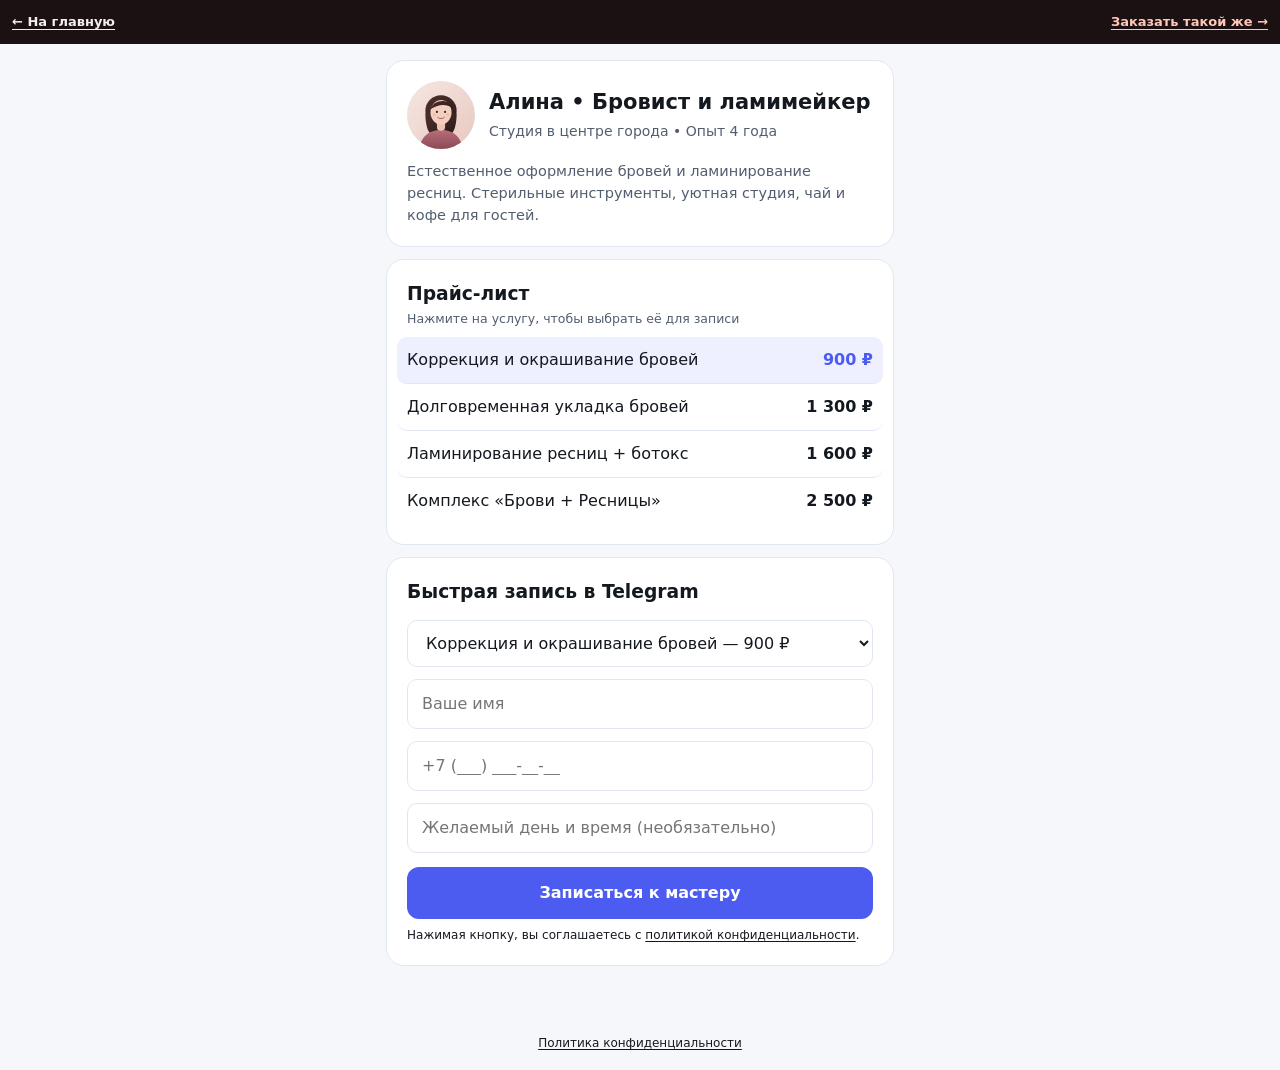
<file: vizitka_master.html>
<!doctype html>
<html lang="ru">
<head>
<meta charset="utf-8">
<meta name="viewport" content="width=device-width,initial-scale=1">
<title>Алина • Бровист и ламимейкер — Онлайн-запись</title>
<meta name="description" content="Демо визитки бровиста с перечнем услуг и выбором даты и времени онлайн-записи.">
<meta name="robots" content="noindex,follow">
<style>
:root{--ink:#14181f;--acc:#4c5bf0;--acc-soft:#eef0ff;--bg:#f5f7fb;--card:#fff;--mut:#525d6f;--line:#e1e7f0}
*{box-sizing:border-box;-webkit-tap-highlight-color:transparent}
body{margin:0;font:16px/1.5 system-ui,-apple-system,Segoe UI,Roboto,Arial,sans-serif;background:var(--bg);color:var(--ink)}
.wrap{max-width:540px;margin:0 auto;padding:16px 16px 40px}
.card{background:var(--card);border:1px solid var(--line);border-radius:18px;padding:20px;margin-bottom:12px}
.top{display:flex;align-items:center;gap:14px;margin-bottom:12px}
.ava{width:68px;height:68px;border-radius:50%;object-fit:cover;flex-shrink:0;background:var(--line)}
.price-hint{font-size:12.5px;color:var(--mut);margin:-4px 0 8px}
.row{display:flex;justify-content:space-between;align-items:baseline;gap:14px;padding:11px 10px;margin:0 -10px;border-bottom:1px solid var(--line);border-radius:10px;cursor:pointer;user-select:none;transition:background .15s}
.row:last-child{border-bottom:0}
.row:active,.row.active{background:var(--acc-soft)}
.row span{flex:1}
.row b{white-space:nowrap;flex-shrink:0;color:var(--ink)}
.row.active b{color:var(--acc)}
input,select{width:100%;padding:12px 14px;border:1px solid var(--line);border-radius:10px;font:inherit;font-size:16px;margin:6px 0;background:#fff;color:var(--ink);outline:none;transition:border-color .15s}
input:focus,select:focus{border-color:var(--acc)}
.btn{width:100%;padding:14px;border:0;border-radius:12px;background:var(--acc);color:#fff;font:inherit;font-weight:700;font-size:16px;cursor:pointer;margin-top:8px;transition:transform .1s}
.btn:active{transform:scale(0.99)}
#box{white-space:pre-wrap;background:#eef2f8;border-radius:10px;padding:12px;font-size:13px;margin-top:12px;display:none}
.tg-modal-overlay {
  position: fixed; inset: 0; background: rgba(15, 23, 42, 0.78);
  backdrop-filter: blur(6px); -webkit-backdrop-filter: blur(6px);
  z-index: 9999; display: flex; align-items: center; justify-content: center;
  padding: 16px;
}
.tg-modal-box {
  background: #17212b; color: #f5f5f5; border: 1px solid #2b3847;
  border-radius: 20px; width: 100%; max-width: 440px; max-height: 90vh;
  overflow-y: auto; padding: 22px; box-shadow: 0 20px 50px rgba(0,0,0,0.5);
  font-family: system-ui, -apple-system, "Segoe UI", Roboto, sans-serif;
  box-sizing: border-box; text-align: left;
}
.tg-modal-header { display: flex; gap: 12px; align-items: flex-start; margin-bottom: 16px; }
.tg-modal-icon { font-size: 28px; line-height: 1; flex-shrink: 0; }
.tg-modal-title { font-size: 17px; font-weight: 700; color: #fff; margin-bottom: 4px; }
.tg-modal-desc { font-size: 13px; color: #94a3b8; line-height: 1.4; }
.tg-msg-wrap { background: #0e1621; border: 1px solid #242f3d; border-radius: 14px; padding: 14px; margin-bottom: 14px; }
.tg-msg-sender { display: flex; justify-content: space-between; align-items: center; font-size: 12.5px; font-weight: 600; color: #93c5fd; margin-bottom: 10px; border-bottom: 1px solid rgba(255,255,255,0.08); padding-bottom: 8px; }
.tg-badge { background: rgba(56, 189, 248, 0.15); color: #38bdf8; padding: 2px 6px; border-radius: 4px; font-size: 11px; }
.tg-msg-bubble { background: #2b5278; color: #ffffff; border-radius: 12px 12px 12px 4px; padding: 12px 14px; font-size: 13.5px; line-height: 1.5; white-space: pre-wrap; word-break: break-word; }
.tg-note { font-size: 12.5px; color: #cbd5e1; background: rgba(255,255,255,0.05); padding: 10px 12px; border-radius: 10px; border-left: 3px solid #38bdf8; margin-bottom: 16px; line-height: 1.4; }
.tg-modal-close { width: 100%; background: #3b82f6; color: #fff; border: 0; border-radius: 10px; padding: 12px; font-size: 14.5px; font-weight: 700; cursor: pointer; transition: background 0.15s; }
.tg-modal-close:hover { background: #2563eb; }
</style>

<link rel="stylesheet" href="assets/demo-bar.css">
<script src="assets/demo-bar.js" defer></script>
<script src="assets/analytics.js" defer></script>
</head>
<body>
<div class="wrap">
  

  <div class="card">
    <div class="top">
      <img class="ava" id="ava" src="" alt="Мастер">
      <div>
        <h1 id="nameTitle" style="font-size:21px;margin:0"></h1>
        <span id="subTitle" style="color:var(--mut);font-size:14px"></span>
      </div>
    </div>
    <p id="bio" style="margin:0;color:var(--mut);font-size:14.5px"></p>
  </div>

  <div class="card">
    <h3 style="margin:0 0 6px">Прайс-лист</h3>
    <div class="price-hint">Нажмите на услугу, чтобы выбрать её для записи</div>
    <div id="priceList"></div>
  </div>

  <div class="card" id="formCard">
    <h3 style="margin:0 0 8px">Быстрая запись в Telegram</h3>
    <select id="srv" aria-label="Выберите услугу"></select>
    <input id="nm" placeholder="Ваше имя" autocomplete="name">
    <input id="ph" type="tel" placeholder="+7 (___) ___-__-__" autocomplete="tel">
    <input id="tm" placeholder="Желаемый день и время (необязательно)">
    <button type="button" class="btn" id="send">Записаться к мастеру</button>
    <p class="demo-privacy-note">Нажимая кнопку, вы соглашаетесь с <a href="privacy.html" target="_blank" rel="noopener noreferrer">политикой конфиденциальности</a>.</p>
    <div id="box"></div>
  </div>
</div>

<script>
// ===== НАСТРОЙКИ ПОД КЛИЕНТА =====
const CONFIG = {
  telegram: "your_bot", // ник мастера в Telegram без @
  masterName: "Алина • Бровист и ламимейкер",
  subtitle: "Студия в центре города • Опыт 4 года",
  bio: "Естественное оформление бровей и ламинирование ресниц. Стерильные инструменты, уютная студия, чай и кофе для гостей.",
  avatar: "assets/master-avatar.svg",
  services: [
    ["Коррекция и окрашивание бровей", 900],
    ["Долговременная укладка бровей", 1300],
    ["Ламинирование ресниц + ботокс", 1600],
    ["Комплекс «Брови + Ресницы»", 2500]
  ]
};
// =================================

const $ = id => document.getElementById(id);
const fmt = n => n.toLocaleString("ru-RU").replace(/\s/g, "\u00a0") + "\u00a0₽";
const isDemo = CONFIG.telegram.includes("[") || !CONFIG.telegram.trim();


$("ava").src = CONFIG.avatar;
$("nameTitle").textContent = CONFIG.masterName;
$("subTitle").textContent = CONFIG.subtitle;
$("bio").textContent = CONFIG.bio;

// Отрисовка прайс-листа и выпадающего списка из единого массива
$("priceList").innerHTML = CONFIG.services.map((s, i) =>
  `<div class="row ${i === 0 ? "active" : ""}" data-idx="${i}"><span>${s[0]}</span><b>${fmt(s[1])}</b></div>`
).join("");

$("srv").innerHTML = CONFIG.services.map((s, i) =>
  `<option value="${i}">${s[0]} — ${fmt(s[1])}</option>`
).join("");

function syncActiveRow(idx) {
  document.querySelectorAll("#priceList .row").forEach((r, i) => {
    r.classList.toggle("active", i === +idx);
  });
}

document.querySelectorAll("#priceList .row").forEach(r => {
  r.onclick = () => {
    $("srv").value = r.dataset.idx;
    syncActiveRow(r.dataset.idx);
    $("formCard").scrollIntoView({ behavior: "smooth", block: "nearest" });
  };
});

$("srv").onchange = () => syncActiveRow($("srv").value);

// Маска ввода телефона +7 (XXX) XXX-XX-XX
$("ph").addEventListener("input", e => {
  let d = e.target.value.replace(/\D/g, "");
  if (!d) { e.target.value = ""; return; }
  if (d[0] === "8" || d[0] === "7") d = d.slice(1);
  d = d.slice(0, 10);
  let res = "+7";
  if (d.length > 0) res += " (" + d.slice(0, 3);
  if (d.length >= 4) res += ") " + d.slice(3, 6);
  if (d.length >= 7) res += "-" + d.slice(6, 8);
  if (d.length >= 9) res += "-" + d.slice(8, 10);
  e.target.value = res;
});

function submitBooking() {
  const n = $("nm").value.trim();
  const p = $("ph").value.trim();
  const tm = $("tm").value.trim();
  const s = CONFIG.services[+$("srv").value];

  if (n.length < 2 || p.replace(/\D/g, "").length < 11) {
    demoShowError("Пожалуйста, укажите ваше имя и полный номер телефона", $("send"));
    return;
  }

  const text = `✨ Запись к мастеру (${CONFIG.masterName})\n` +
               `👤 Клиент: ${n}\n` +
               `📞 Телефон: ${p}\n` +
               `💅 Услуга: ${s[0]} — ${fmt(s[1])}` +
               (tm ? `\n🕒 Желаемое время: ${tm}` : "");

  showTgModal(text);
}

$("send").onclick = submitBooking;

// Отправка по нажатию Enter на клавиатуре телефона
["nm", "ph", "tm"].forEach(id => {
  $(id).addEventListener("keydown", e => {
    if (e.key === "Enter") {
      e.preventDefault();
      submitBooking();
    }
  });
});
function showTgModal(text) {
  var modal = document.getElementById("tgPreviewModal");
  if (!modal) return;
  document.getElementById("tgPreviewText").textContent = text;
  modal.style.display = "flex";
  document.body.style.overflow = "hidden";
}
function closeTgModal() {
  var modal = document.getElementById("tgPreviewModal");
  if (modal) modal.style.display = "none";
  document.body.style.overflow = "";
}
document.addEventListener("keydown", function(e) {
  if (e.key === "Escape") closeTgModal();
});
</script>
<!-- Модальное окно примера заявки в Telegram -->
<div id="tgPreviewModal" class="tg-modal-overlay" style="display:none">
  <div class="tg-modal-box">
    <div class="tg-modal-header">
      <div class="tg-modal-icon">✅</div>
      <div>
        <div class="tg-modal-title">Заявка успешно сформирована!</div>
        <div class="tg-modal-desc">Пример сообщения, которое моментально приходит вам в Telegram при реальном заказе:</div>
      </div>
    </div>
    <div class="tg-msg-wrap">
      <div class="tg-msg-sender">
        <span>🤖 Бот заявок вашего сайта</span>
        <span class="tg-badge">Telegram</span>
      </div>
      <div class="tg-msg-bubble" id="tgPreviewText"></div>
    </div>
    <div class="tg-note">
      ⚡ <b>Как это работает в бизнесе:</b> клиент оставляет заявку на вашем сайте, и она без задержек падает прямо в ваш Telegram или в рабочий чат. Без абонентской платы!
    </div>
    <button type="button" class="tg-modal-close" onclick="closeTgModal()">Попробовать другой расчёт</button>
  </div>
</div>
  <footer class="demo-privacy-footer"><a href="privacy.html" target="_blank" rel="noopener noreferrer">Политика конфиденциальности</a></footer>
</body>
</html>
</file>
<file: museum-base.css>
/* ==========================================================================
   Единая тёмная музейная дизайн-система ramil-tools.ru
   100% локальные шрифты · 0 внешних CDN · композитные GPU-анимации
   ========================================================================== */

@font-face {
  font-family: "Cormorant Garamond";
  font-style: normal;
  font-weight: 300 700;
  font-display: swap;
  src: url("fonts/cormorant-garamond-normal-cyrillic.woff2") format("woff2");
  unicode-range: U+0301, U+0400-045F, U+0490-0491, U+04B0-04B1, U+2116;
}

@font-face {
  font-family: "Cormorant Garamond";
  font-style: normal;
  font-weight: 300 700;
  font-display: swap;
  src: url("fonts/cormorant-garamond-normal-latin.woff2") format("woff2");
  unicode-range: U+0000-00FF, U+0131, U+0152-0153, U+02BB-02BC, U+02C6, U+02DA, U+02DC, U+0304, U+0308, U+0329, U+2000-206F, U+20AC, U+2122, U+2191, U+2193, U+2212, U+2215, U+FEFF, U+FFFD;
}

@font-face {
  font-family: "Cormorant Garamond";
  font-style: italic;
  font-weight: 300 700;
  font-display: swap;
  src: url("fonts/cormorant-garamond-italic-cyrillic.woff2") format("woff2");
  unicode-range: U+0301, U+0400-045F, U+0490-0491, U+04B0-04B1, U+2116;
}

@font-face {
  font-family: "Cormorant Garamond";
  font-style: italic;
  font-weight: 300 700;
  font-display: swap;
  src: url("fonts/cormorant-garamond-italic-latin.woff2") format("woff2");
  unicode-range: U+0000-00FF, U+0131, U+0152-0153, U+02BB-02BC, U+02C6, U+02DA, U+02DC, U+0304, U+0308, U+0329, U+2000-206F, U+20AC, U+2122, U+2191, U+2193, U+2212, U+2215, U+FEFF, U+FFFD;
}

@font-face {
  font-family: "Inter";
  font-style: normal;
  font-weight: 100 900;
  font-display: swap;
  src: url("fonts/inter-variable.woff2") format("woff2");
}

@font-face {
  font-family: "Great Vibes";
  font-style: normal;
  font-weight: 400;
  font-display: swap;
  src: url("fonts/great-vibes-cyrillic.woff2") format("woff2");
  unicode-range: U+0301, U+0400-045F, U+0490-0491, U+04B0-04B1, U+2116;
}

:root {
  color-scheme: dark;
  --bg-void: #0B0708;
  --bg-plinth: #140E10;
  --bg-elevated: #1C1416;
  --ink-primary: #F0ECE4;
  --ink-muted: #B6A9A4;
  --ink-dim: #8D7F7A;
  --accent-crimson: #C4251C;
  --accent-crimson-hover: #DA342A;
  --accent-soft: rgba(196, 37, 28, 0.16);
  --accent-warm: #E5B9A0;
  --line-hairline: rgba(240, 236, 228, 0.13);
  --line-warm: rgba(214, 186, 152, 0.24);
  --shadow-museum: 0 18px 42px rgba(0, 0, 0, 0.45);
  --shadow-hover: 0 24px 52px rgba(0, 0, 0, 0.62);
  --radius-sm: 3px;
  --radius-md: 4px;
  --font-serif: "Cormorant Garamond", Georgia, serif;
  --font-sans: "Inter", system-ui, -apple-system, "Segoe UI", Roboto, sans-serif;
  --font-signature: "Great Vibes", "Segoe Script", cursive;
  --shell-max: 1520px;
  --shell-pad: clamp(20px, 4.1vw, 72px);
}

*, *::before, *::after {
  box-sizing: border-box;
  -webkit-tap-highlight-color: transparent;
}

html {
  scroll-behavior: smooth;
  overflow-x: clip;
  background-color: var(--bg-void);
}

body {
  margin: 0;
  width: 100%;
  overflow-x: clip;
  font: 16px/1.62 var(--font-sans);
  background-color: var(--bg-void);
  color: var(--ink-primary);
  -webkit-font-smoothing: antialiased;
  text-rendering: optimizeLegibility;
}

a {
  color: inherit;
}

img {
  max-width: 100%;
}

button, input, select, textarea {
  font: inherit;
}

:is(a, button, summary, input, select, textarea, [tabindex]):focus-visible {
  outline: 2px solid var(--accent-warm);
  outline-offset: 3px;
}

/* Skip link */
.skip-link {
  position: fixed;
  z-index: 500;
  top: 12px;
  left: 12px;
  padding: 10px 16px;
  border: 1px solid var(--line-warm);
  border-radius: var(--radius-sm);
  background: var(--bg-elevated);
  color: var(--ink-primary);
  font-size: 13px;
  font-weight: 600;
  text-decoration: none;
  transform: translateY(-140%);
  transition: transform 0.2s ease;
}

.skip-link:focus-visible {
  transform: translateY(0);
}

.sr-only {
  position: absolute;
  width: 1px;
  height: 1px;
  padding: 0;
  margin: -1px;
  overflow: hidden;
  clip: rect(0, 0, 0, 0);
  white-space: nowrap;
  border: 0;
}

/* Общая ширина и секции */
.wrap {
  width: min(100%, 1180px);
  margin-inline: auto;
  padding-inline: var(--shell-pad);
}

.hero-shell {
  width: min(100%, var(--shell-max));
  margin-inline: auto;
  padding-inline: var(--shell-pad);
}

section {
  position: relative;
  padding: clamp(48px, 6.2vw, 92px) 0;
  scroll-margin-top: 84px;
}

.sec-head {
  display: flex;
  flex-wrap: wrap;
  justify-content: space-between;
  align-items: flex-end;
  gap: 16px;
  margin-bottom: clamp(24px, 3vw, 38px);
}

.sec-head > div {
  min-width: 0;
}

.sec-head h2 {
  margin: 0;
  color: var(--ink-primary);
  font: 500 clamp(32px, 4vw, 58px)/0.98 var(--font-serif);
  letter-spacing: -0.024em;
  text-wrap: balance;
}

.sec-head p {
  margin: 10px 0 0;
  color: var(--ink-muted);
  max-width: 62ch;
  font-size: clamp(14.5px, 1.08vw, 16px);
  line-height: 1.62;
}

.privacy-note {
  margin: 10px 0 0;
  color: var(--ink-muted);
  font-size: 12px;
  line-height: 1.5;
}

.privacy-note a,
.hero-guarantees a,
.about-content a,
.footer-note a {
  color: var(--ink-primary);
  text-decoration: underline;
  text-decoration-color: var(--line-warm);
  text-underline-offset: 0.2em;
  transition: color 0.2s ease, text-decoration-color 0.2s ease;
}

.privacy-note a:hover,
.hero-guarantees a:hover,
.about-content a:hover,
.footer-note a:hover {
  color: var(--accent-warm);
  text-decoration-color: var(--accent-warm);
}

/* Шапка и навигация */
.site-header {
  position: sticky;
  top: 0;
  z-index: 40;
  width: 100%;
  padding-top: env(safe-area-inset-top, 0px);
  background: rgba(11, 7, 8, 0.92);
  backdrop-filter: blur(12px);
  -webkit-backdrop-filter: blur(12px);
  border-bottom: 1px solid var(--line-hairline);
}

.site-header .nav-bar {
  width: min(100%, var(--shell-max));
  margin-inline: auto;
  padding: 12px var(--shell-pad);
  min-height: 74px;
  display: flex;
  align-items: center;
  justify-content: space-between;
  gap: clamp(12px, 2vw, 34px);
}

.logo {
  display: inline-flex;
  align-items: center;
  gap: clamp(10px, 1.2vw, 20px);
  text-decoration: none;
  flex-shrink: 0;
}

#navName,
.logo-name {
  font: 400 clamp(30px, 3vw, 44px)/0.9 var(--font-signature);
  color: var(--ink-primary);
  letter-spacing: 0;
}

.logo-tagline {
  border-left: 1px solid var(--line-hairline);
  padding-left: clamp(10px, 1.1vw, 18px);
  color: var(--ink-muted);
  font: 500 11px/1.4 var(--font-sans);
  letter-spacing: 0.06em;
  text-transform: uppercase;
}

.nav-links {
  display: flex;
  flex-wrap: nowrap;
  justify-content: center;
  column-gap: clamp(12px, 1.5vw, 24px);
  row-gap: 4px;
}

.nav-links a {
  position: relative;
  display: inline-flex;
  align-items: center;
  min-height: 36px;
  text-decoration: none;
  white-space: nowrap;
  color: var(--ink-muted);
  font-size: 12px;
  font-weight: 500;
  letter-spacing: 0.06em;
  text-transform: uppercase;
  transition: color 0.2s ease;
}

.nav-links a::after {
  content: "";
  position: absolute;
  inset: auto 0 4px;
  height: 1px;
  background: var(--accent-crimson);
  transform: scaleX(0);
  transform-origin: left center;
  transition: transform 0.26s cubic-bezier(.16, 1, .3, 1);
}

.nav-links a:is(:hover, :focus-visible, [aria-current]) {
  color: var(--ink-primary);
}

.nav-links a:is(:hover, :focus-visible, [aria-current])::after {
  transform: scaleX(1);
}

.nav-right {
  display: flex;
  align-items: center;
  gap: 10px;
  flex-shrink: 0;
}

/* Кнопки */
.btn {
  display: inline-flex;
  align-items: center;
  justify-content: center;
  gap: 8px;
  min-height: 44px;
  padding: 11px 22px;
  border-radius: var(--radius-sm);
  background: var(--accent-crimson);
  color: #fff;
  text-decoration: none;
  font-weight: 600;
  font-size: 13px;
  letter-spacing: 0.06em;
  text-transform: uppercase;
  border: 1px solid var(--accent-crimson);
  cursor: pointer;
  white-space: nowrap;
  text-align: center;
  touch-action: manipulation;
  translate: var(--magnetic-x, 0px) var(--magnetic-y, 0px);
  transition:
    translate 0.24s cubic-bezier(.16, 1, .3, 1),
    transform 0.22s cubic-bezier(.16, 1, .3, 1),
    background-color 0.2s ease,
    border-color 0.2s ease,
    color 0.2s ease,
    box-shadow 0.24s ease,
    opacity 0.2s ease;
}

.btn:hover:not(:disabled) {
  background: var(--accent-crimson-hover);
  border-color: var(--accent-crimson-hover);
  transform: translate3d(0, -1px, 0);
  box-shadow: 0 10px 26px rgba(196, 37, 28, 0.34);
}

.btn:disabled {
  opacity: 0.45;
  cursor: not-allowed;
  transform: none;
  box-shadow: none;
}

.btn.alt {
  background: transparent;
  color: var(--ink-primary);
  border: 1px solid var(--line-warm);
}

.btn.alt:hover:not(:disabled) {
  background: rgba(240, 236, 228, 0.08);
  border-color: var(--ink-primary);
  box-shadow: none;
}

.btn.sm {
  min-height: 40px;
  padding: 8px 16px;
  font-size: 11.5px;
}

/* Плавное GPU-появление элементов (без filter: blur) */
.js-reveal .reveal-item {
  opacity: 0;
  transform: translate3d(0, 18px, 0);
  transition:
    opacity 0.72s cubic-bezier(.16, 1, .3, 1) var(--reveal-d, 0ms),
    transform 0.72s cubic-bezier(.16, 1, .3, 1) var(--reveal-d, 0ms);
}

.js-reveal .reveal-item.is-in {
  opacity: 1;
  transform: translate3d(0, 0, 0);
}

/* Модальное окно живого предпросмотра (единый тёмный музей) */
.modal-backdrop {
  position: fixed;
  inset: 0;
  z-index: 200;
  background: rgba(5, 3, 4, 0.84);
  backdrop-filter: blur(8px);
  -webkit-backdrop-filter: blur(8px);
  display: none;
  align-items: center;
  justify-content: center;
  padding: 20px;
  overscroll-behavior: contain;
}

.modal-backdrop.open {
  display: flex;
}

.modal-box {
  position: relative;
  width: 100%;
  max-width: 440px;
  height: min(88vh, 860px);
  display: flex;
  flex-direction: column;
  overflow: hidden;
  border-radius: var(--radius-md);
  background: var(--bg-plinth);
  border: 1px solid var(--line-warm);
  box-shadow: 0 30px 80px rgba(0, 0, 0, 0.78);
  overscroll-behavior: contain;
  transition: max-width 0.28s cubic-bezier(.16, 1, .3, 1);
}

.modal-box.desktop-mode {
  max-width: 1020px;
}

.modal-spinner {
  position: absolute;
  top: 50%;
  left: 50%;
  transform: translate(-50%, -50%);
  width: 36px;
  height: 36px;
  border: 2px solid var(--line-hairline);
  border-top-color: var(--accent-warm);
  border-radius: 50%;
  animation: modalSpin 0.75s linear infinite;
  z-index: 5;
  pointer-events: none;
}

@keyframes modalSpin {
  to { transform: translate(-50%, -50%) rotate(360deg); }
}

.modal-head {
  position: relative;
  z-index: 10;
  display: flex;
  align-items: center;
  justify-content: space-between;
  gap: 12px;
  padding: 12px 16px;
  background: var(--bg-void);
  border-bottom: 1px solid var(--line-hairline);
}

.modal-heading {
  display: grid;
  gap: 2px;
  min-width: 0;
}

.modal-heading span {
  color: var(--ink-muted);
  font-size: 11px;
  letter-spacing: 0.08em;
  text-transform: uppercase;
}

.modal-heading b {
  color: var(--ink-primary);
  font: 500 20px/1.1 var(--font-serif);
  overflow: hidden;
  text-overflow: ellipsis;
  white-space: nowrap;
}

.modal-actions {
  display: flex;
  align-items: center;
  gap: 8px;
  flex-shrink: 0;
}

.modal-actions > :is(a, button) {
  min-width: 44px;
  min-height: 44px;
}

.modal-iframe {
  position: relative;
  z-index: 8;
  width: 100%;
  flex: 1;
  border: 0;
  background: #ffffff;
}

/* Тост-уведомление */
.toast {
  position: fixed;
  bottom: 24px;
  left: 50%;
  transform: translate3d(-50%, 16px, 0);
  background: var(--bg-elevated);
  color: var(--ink-primary);
  border: 1px solid var(--line-warm);
  padding: 11px 20px;
  border-radius: var(--radius-sm);
  font-size: 13px;
  font-weight: 500;
  opacity: 0;
  pointer-events: none;
  z-index: 260;
  max-width: 90vw;
  text-align: center;
  box-shadow: var(--shadow-museum);
  transition: opacity 0.24s ease, transform 0.24s cubic-bezier(.16, 1, .3, 1);
}

.toast.show {
  opacity: 1;
  transform: translate3d(-50%, 0, 0);
}

/* Подвал (снаружи <main>) */
footer.site-footer {
  width: 100%;
  background: var(--bg-void);
  border-top: 1px solid var(--line-hairline);
  color: var(--ink-muted);
  font-size: 13px;
}

.site-footer__inner {
  width: min(100%, var(--shell-max));
  margin-inline: auto;
  padding: 26px var(--shell-pad) max(26px, env(safe-area-inset-bottom, 0px));
  display: flex;
  align-items: center;
  justify-content: space-between;
  flex-wrap: wrap;
  gap: 14px 24px;
}

.footer-note {
  max-width: 720px;
  line-height: 1.5;
}

.footer-note a {
  display: inline-flex;
  align-items: center;
  min-height: 36px;
  margin-left: 8px;
}

.footer-tech {
  margin: 4px 0 0;
  color: var(--ink-dim);
  font-size: 12px;
}

.footer-copy {
  white-space: nowrap;
  font-weight: 600;
  color: var(--ink-primary);
}

@media (max-width: 1260px) {
  .logo-tagline {
    display: none;
  }
}

@media (max-width: 1120px) {
  .site-header .nav-bar {
    gap: 12px;
  }

  .nav-links {
    column-gap: 12px;
  }

  .nav-links a {
    font-size: 11px;
    letter-spacing: 0.04em;
  }
}

@media (max-width: 960px) {
  section {
    scroll-margin-top: 108px;
  }

  .site-header .nav-bar {
    flex-wrap: wrap;
    padding-block: 10px 6px;
    min-height: auto;
    gap: 6px 12px;
  }

  .nav-links {
    order: 3;
    width: 100%;
    flex-wrap: nowrap;
    justify-content: flex-start;
    overflow-x: auto;
    gap: 16px;
    padding: 4px 24px 2px 0;
    border-top: 1px solid var(--line-hairline);
    scrollbar-width: none;
    -webkit-overflow-scrolling: touch;
    mask-image: linear-gradient(to right, #000 88%, transparent 100%);
    -webkit-mask-image: linear-gradient(to right, #000 88%, transparent 100%);
  }

  .nav-links::-webkit-scrollbar {
    display: none;
  }

  .nav-links a {
    font-size: 11px;
    min-height: 34px;
    flex-shrink: 0;
  }
}

@media (max-width: 768px) {
  input, select, textarea {
    font-size: 16px;
  }
  #modalViewportBtn {
    display: none;
  }
}

@media (max-width: 600px) {
  .modal-backdrop {
    padding: 0;
    align-items: flex-end;
  }

  .modal-box {
    max-width: 100%;
    height: 92vh;
    height: 92svh;
    border-radius: 10px 10px 0 0;
    border-bottom: 0;
  }
}

@media (prefers-reduced-motion: reduce) {
  html {
    scroll-behavior: auto !important;
  }
  *, *::before, *::after {
    animation-duration: 0.01ms !important;
    animation-iteration-count: 1 !important;
    transition-duration: 0.01ms !important;
  }
  .js-reveal .reveal-item {
    opacity: 1;
    transform: none;
  }
}
</file>
<file: hero.css>
/* ==========================================================================
   Hero-профиль автора и демонстрация заявок в Telegram (единый тёмный музей)
   ========================================================================== */

.hero {
  display: block;
  margin: 0;
  padding: 0;
  background: var(--bg-void);
}

/* Полоса карточки автора под полотном */
.hero-profile {
  position: relative;
  background: var(--bg-plinth);
  border-top: 1px solid var(--line-hairline);
  border-bottom: 1px solid var(--line-hairline);
}

.hero-card {
  display: grid;
  grid-template-columns: minmax(210px, 0.78fr) minmax(0, 1.32fr) minmax(240px, 0.95fr);
  align-items: center;
  gap: 24px clamp(22px, 3.6vw, 56px);
  padding-block: clamp(28px, 3.6vw, 52px);
}

.profile-top {
  display: flex;
  align-items: center;
  gap: clamp(14px, 1.4vw, 22px);
  min-width: 0;
}

.avatar-wrap {
  flex: none;
  width: clamp(80px, 6.8vw, 104px);
  aspect-ratio: 4 / 5;
  padding: 4px;
  border: 1px solid var(--line-warm);
  border-radius: var(--radius-sm);
  background: var(--bg-void);
  box-shadow: 0 10px 26px rgba(0, 0, 0, 0.5);
}

.avatar {
  display: block;
  width: 100%;
  height: 100%;
  border-radius: 1px;
  object-fit: cover;
  filter: contrast(1.03) saturate(0.88);
}

.profile-top h2 {
  margin: 0 0 4px;
  color: var(--ink-primary);
  font: 500 clamp(30px, 3vw, 44px)/0.94 var(--font-serif);
}

.profile-badge {
  display: inline-block;
  color: var(--accent-warm);
  font-size: 11.5px;
  font-weight: 500;
  letter-spacing: 0.08em;
  text-transform: uppercase;
}

.profile-bio {
  margin: 0;
  color: var(--ink-muted);
  font-size: clamp(14px, 1.04vw, 15.5px);
  line-height: 1.64;
}

.hero-stats {
  display: grid;
  grid-template-columns: repeat(2, minmax(0, 1fr));
  gap: 12px;
}

.stat-box {
  padding: 4px 0 4px clamp(12px, 1.4vw, 22px);
  border-inline-start: 1px solid var(--line-warm);
  min-width: 0;
}

.stat-box b {
  display: block;
  margin-bottom: 4px;
  color: var(--ink-primary);
  font: 500 clamp(26px, 2.8vw, 42px)/0.95 var(--font-serif);
  font-variant-numeric: lining-nums tabular-nums;
}

.stat-box small {
  display: block;
  color: var(--ink-muted);
  font-size: 12px;
  line-height: 1.4;
}

.hero-guarantees {
  grid-column: 1 / -1;
  display: flex;
  flex-wrap: wrap;
  gap: 10px 24px;
  padding-top: 18px;
  border-top: 1px solid var(--line-hairline);
  color: var(--ink-muted);
  font-size: 12.5px;
}

.hero-guarantees span {
  display: inline-flex;
  align-items: center;
  gap: 7px;
}

.hero-guarantees span::before {
  content: "";
  width: 5px;
  height: 5px;
  border-radius: 50%;
  background: var(--accent-crimson);
  flex-shrink: 0;
}

/* Секция 2: Как приходят заявки в Telegram */
#how-it-works {
  padding: 0;
  background:
    radial-gradient(60% 70% at 82% 45%, rgba(196, 37, 28, 0.08), transparent 68%),
    var(--bg-void);
}

.tg-showcase {
  display: grid;
  grid-template-columns: minmax(0, 1.08fr) minmax(0, 0.92fr);
  align-items: center;
  gap: clamp(32px, 5vw, 84px);
  padding-block: clamp(54px, 6.4vw, 102px);
}

.tg-showcase > div {
  min-width: 0;
}

.tg-showcase h2 {
  max-width: 22ch;
  margin: 0 0 18px;
  color: var(--ink-primary);
  font: 500 clamp(34px, 3.9vw, 60px)/0.98 var(--font-serif);
  letter-spacing: -0.025em;
  text-wrap: balance;
}

.tg-showcase-desc {
  max-width: 56ch;
  margin: 0 0 26px;
  color: var(--ink-muted);
  font-size: clamp(14.5px, 1.1vw, 16px);
  line-height: 1.65;
}

.tg-benefits {
  max-width: 58ch;
  border-top: 1px solid var(--line-hairline);
}

.tg-benefit-item {
  display: grid;
  grid-template-columns: 32px minmax(0, 1fr);
  gap: 14px;
  padding: 16px 0;
  border-bottom: 1px solid var(--line-hairline);
  color: var(--ink-muted);
  font-size: 14px;
  line-height: 1.6;
}

.tg-benefit-item b {
  color: var(--ink-primary);
  font-weight: 600;
}

.tg-icon {
  color: var(--accent-warm);
  font: italic 500 28px/0.95 var(--font-serif);
}

/* ==========================================================================
   Витрина уведомлений о заявках в Telegram (assets/tg-notify.js)
   ========================================================================== */
.tg-mock {
  --tg-peach: #E8B5A2;
  --tg-ink: #F5EFEA;
  --tg-muted: #BCA7A0;
  --tg-check: #74B9F2;
  --tg-spring: cubic-bezier(.2, 1.12, .3, 1);
  position: relative;
  isolation: isolate;
  padding: clamp(18px, 2.3vw, 30px);
  border: 1px solid var(--line-warm);
  border-radius: var(--radius-md);
  background:
    radial-gradient(ellipse at 92% 0%, rgba(124, 29, 25, 0.34), transparent 64%),
    var(--bg-plinth);
  box-shadow: var(--shadow-museum), inset 0 0 0 6px var(--bg-plinth), inset 0 0 0 7px rgba(240, 236, 228, 0.06);
  color: var(--tg-ink);
}

.tg-mock::after {
  position: absolute;
  inset: -1px;
  border: 1px solid rgba(229, 185, 160, 0.72);
  border-radius: inherit;
  box-shadow: 0 0 26px rgba(196, 37, 28, 0.25);
  opacity: 0;
  pointer-events: none;
  content: "";
}

.tg-mock-head {
  display: flex;
  align-items: center;
  gap: 12px;
  margin: 0 0 15px;
  padding: 0 0 14px;
  border-bottom: 1px solid var(--line-hairline);
}

.tg-avatar,
.tg-push-icon {
  position: relative;
  display: grid;
  flex: none;
  place-items: center;
  background: linear-gradient(145deg, #D14734, #7D1B16);
  box-shadow: inset 0 0 0 1px rgba(255, 220, 204, 0.22), 0 6px 16px rgba(0, 0, 0, 0.4);
}

.tg-avatar { width: 40px; height: 40px; border-radius: 50%; }
.tg-avatar svg { width: 20px; height: 20px; margin: 1px 2px 0 0; fill: #fff4ee; }
.tg-avatar svg .tg-plane-fold,
.tg-push-icon svg .tg-plane-fold {
  fill: none;
  stroke: #7D1B16;
  stroke-width: 1.3;
  stroke-linecap: round;
  stroke-linejoin: round;
}

.tg-avatar::after {
  position: absolute;
  inset: -3px;
  border: 1.5px solid var(--tg-peach);
  border-radius: 50%;
  opacity: 0;
  content: "";
}

.tg-who {
  display: grid;
  gap: 3px;
  min-width: 0;
  color: var(--tg-ink);
  font-size: 13.5px;
  line-height: 1.25;
}

.tg-who b { font-weight: 600; }

.tg-status {
  display: inline-flex;
  align-items: center;
  gap: 7px;
  color: var(--tg-muted);
  font-size: 11.5px;
  font-weight: 500;
}

.tg-status i {
  width: 6px;
  height: 6px;
  border-radius: 50%;
  background: #5fd38d;
  box-shadow: 0 0 7px rgba(95, 211, 141, 0.65);
}

.tg-date {
  width: max-content;
  margin: 0 auto 14px;
  padding: 3px 12px;
  border-radius: 999px;
  background: rgba(240, 236, 228, 0.08);
  color: var(--tg-muted);
  font-size: 11px;
  font-weight: 600;
}

.tg-stack {
  position: relative;
  display: grid;
  align-items: end;
}

.tg-bubble {
  position: relative;
  grid-area: 1 / 1;
  overflow: hidden;
  padding: clamp(14px, 1.7vw, 20px) clamp(14px, 1.7vw, 20px) 10px;
  border: 1px solid rgba(214, 186, 152, 0.22);
  border-inline-start: 2px solid var(--accent-crimson);
  border-radius: 6px 6px 6px 2px;
  background: linear-gradient(155deg, #211517, #170F11);
  color: #E7DBD5;
  font-size: clamp(12.5px, 1vw, 14px);
  line-height: 1.58;
  overflow-wrap: anywhere;
  transform-origin: 50% 0;
}

.tg-bubble--2 { display: none; background: #1D1214; }
.tg-status-typing,
.tg-skeleton { display: none; }

.tg-bubble::before {
  position: absolute;
  inset: 0;
  background: linear-gradient(105deg, transparent 36%, rgba(255, 255, 255, 0.1) 50%, transparent 64%);
  pointer-events: none;
  transform: translateX(-120%);
  content: "";
}

.tg-bubble-title {
  margin: 0 0 10px;
  padding: 0 0 8px;
  border-bottom: 1px solid var(--line-hairline);
  color: var(--tg-ink);
  font-weight: 700;
}

.tg-bubble-fields { display: grid; gap: 4px; }
.tg-bubble-fields b { color: var(--tg-peach); font-weight: 600; }

.tg-bubble-fields > .tg-total {
  margin-top: 6px;
  padding-top: 8px;
  border-top: 1px solid var(--line-hairline);
  color: var(--tg-ink);
  font-weight: 700;
}

.tg-sum {
  display: inline-block;
  min-inline-size: 8.4ch;
  font-variant-numeric: tabular-nums;
}

.tg-meta {
  display: flex;
  align-items: center;
  justify-content: flex-end;
  gap: 5px;
  margin-top: 6px;
  color: var(--tg-muted);
  font-size: 11px;
  font-variant-numeric: tabular-nums;
  line-height: 1;
}

.tg-checks { width: 17px; height: 11px; color: var(--tg-check); }
.tg-checks path {
  fill: none;
  stroke: currentColor;
  stroke-width: 1.7;
  stroke-linecap: round;
  stroke-linejoin: round;
}

.tg-push {
  position: absolute;
  z-index: 3;
  inset: calc(clamp(18px, 2.3vw, 30px) + 64px) 14px auto;
  display: none;
  align-items: center;
  gap: 11px;
  padding: 10px 14px 10px 10px;
  border: 1px solid var(--line-warm);
  border-radius: 6px;
  background: #221517;
  box-shadow: 0 14px 32px rgba(0, 0, 0, 0.56);
  color: var(--tg-ink);
  opacity: 0;
  pointer-events: none;
  visibility: hidden;
  transform: translate3d(0, -24px, 0) scale(0.96);
}

.tg-push-icon { width: 36px; height: 36px; border-radius: 6px; }
.tg-push-icon svg { width: 19px; height: 19px; margin: 1px 2px 0 0; fill: #fff4ee; }
.tg-push-text { display: grid; gap: 2px; flex: 1; min-width: 0; }
.tg-push-top { display: flex; justify-content: space-between; gap: 10px; color: var(--tg-muted); font-size: 11px; line-height: 1.3; }
.tg-push-top b { color: var(--tg-ink); font-weight: 700; }
.tg-push-top em { color: var(--tg-muted); font-style: normal; }
.tg-push-body { display: grid; gap: 1px; min-width: 0; font-size: 12.5px; line-height: 1.35; }
.tg-push-body b { font-weight: 700; }
.tg-push-body span { overflow: hidden; color: #DFCFC9; text-overflow: ellipsis; white-space: nowrap; }

.tg-replay {
  display: inline-grid;
  flex: none;
  place-items: center;
  width: 34px;
  height: 34px;
  margin-left: auto;
  padding: 0;
  border: 1px solid var(--line-warm);
  border-radius: 50%;
  background: transparent;
  color: var(--tg-peach);
  cursor: pointer;
  transition: background-color 0.2s ease, border-color 0.2s ease, color 0.2s ease;
}

.tg-replay[hidden] { display: none; }
.tg-replay svg {
  width: 14px;
  height: 14px;
  fill: none;
  stroke: currentColor;
  stroke-width: 1.7;
  stroke-linecap: round;
  stroke-linejoin: round;
  transition: transform 0.5s var(--tg-spring);
}
.tg-replay:hover { border-color: var(--ink-primary); background: rgba(240, 236, 228, 0.08); color: var(--ink-primary); }
.tg-replay:hover svg { transform: rotate(-200deg); }

@media (prefers-reduced-motion: no-preference) {
  .tg-mock.is-armed .tg-push { display: flex; }
  .tg-mock.is-armed .tg-bubble--2 { display: block; }
  .tg-mock.is-armed .tg-stack { padding-top: 40px; }
  .tg-mock.is-armed .tg-mock-head { transition: opacity 0.25s ease; }
  .tg-mock.is-pushing .tg-mock-head { opacity: 0.78; }
  .tg-mock.is-pushing .tg-replay { opacity: 0; pointer-events: none; visibility: hidden; }
  .tg-mock.is-typing .tg-status-default { display: none; }
  .tg-mock.is-typing .tg-status-typing { display: inline; }

  .tg-mock.is-armed .tg-skeleton {
    position: absolute;
    inset: 40px 0 0;
    display: grid;
    align-content: space-between;
    gap: 12px;
    padding: clamp(24px, 4.5vw, 44px) clamp(16px, 2vw, 28px);
    border: 1px solid var(--line-hairline);
    border-radius: 6px;
    background: #1B1214;
    opacity: 0;
    pointer-events: none;
    transition: opacity 0.45s ease;
  }
  .tg-mock.is-typing .tg-skeleton { opacity: 1; transition-duration: 0.2s; }
  .tg-skeleton span { height: 8px; border-radius: 3px; background: rgba(240, 236, 228, 0.16); }
  .tg-skeleton span:nth-child(1) { width: 59%; }
  .tg-skeleton span:nth-child(2) { width: 42%; }
  .tg-skeleton span:nth-child(3) { width: 76%; }
  .tg-skeleton span:nth-child(4) { width: 90%; }
  .tg-skeleton span:nth-child(5) { width: 62%; }

  .tg-mock.is-armed .tg-push {
    will-change: transform, opacity;
    transition: opacity 0.28s ease, transform 0.4s cubic-bezier(.5, 0, .75, 0), visibility 0s linear 0.4s;
  }
  .tg-mock.is-armed .tg-push.is-on {
    opacity: 1;
    visibility: visible;
    transform: translate3d(0, 0, 0);
    transition: opacity 0.25s ease, transform 0.7s var(--tg-spring), visibility 0s;
  }

  .tg-mock.is-armed .tg-bubble {
    opacity: 0;
    visibility: hidden;
    will-change: transform, opacity;
    transform: translate3d(0, 22px, 0) scale(0.95);
    transition: opacity 0.25s ease, transform 0.25s ease, visibility 0s linear 0.25s;
  }
  .tg-mock.is-armed .tg-bubble.is-in {
    opacity: 1;
    visibility: visible;
    transform: translate3d(0, 0, 0);
    transition: opacity 0.35s ease, transform 0.76s var(--tg-spring), visibility 0s;
  }
  .tg-mock.is-armed .tg-bubble--2.is-in {
    transition: transform 0.76s var(--tg-spring), visibility 0s;
  }
  .tg-mock.is-armed .tg-bubble.is-in::before { animation: tg-sheen 1.1s ease-out 0.3s both; }

  .tg-mock.is-armed .tg-bubble.is-in.is-behind {
    opacity: 0.28;
    transform: translate3d(0, -44px, 0) scale(0.96);
    transition: opacity 0.55s ease, transform 0.75s var(--tg-spring);
  }

  .tg-mock.is-armed .tg-bubble-title,
  .tg-mock.is-armed .tg-bubble-fields > div,
  .tg-mock.is-armed .tg-meta {
    opacity: 0;
    transform: translate3d(0, 7px, 0);
    transition: opacity 0.2s ease, transform 0.2s ease;
  }
  .tg-mock.is-armed .tg-bubble.is-in .tg-bubble-title,
  .tg-mock.is-armed .tg-bubble.is-in .tg-bubble-fields > div,
  .tg-mock.is-armed .tg-bubble.is-in .tg-meta {
    opacity: 1;
    transform: none;
    transition:
      opacity 0.42s ease calc(0.2s + var(--i, 0) * 0.09s),
      transform 0.52s cubic-bezier(.2, .8, .3, 1) calc(0.2s + var(--i, 0) * 0.09s);
  }
  .tg-bubble-title { --i: 0; }
  .tg-bubble-fields > :nth-child(1) { --i: 1; }
  .tg-bubble-fields > :nth-child(2) { --i: 2; }
  .tg-bubble-fields > :nth-child(3) { --i: 3; }
  .tg-bubble-fields > :nth-child(4) { --i: 4; }
  .tg-bubble-fields > :nth-child(5) { --i: 5; }
  .tg-meta { --i: 6; }

  .tg-mock.is-armed .tg-total .tg-sum { transition: color 0.35s ease; }
  .tg-mock.is-armed .tg-total.is-hot .tg-sum {
    color: #FFE0D0;
    text-shadow: 0 0 16px rgba(196, 37, 28, 0.55);
  }

  .tg-mock.is-armed .tg-checks { color: var(--tg-muted); transition: color 0.45s ease; }
  .tg-mock.is-armed .tg-checks path { stroke-dasharray: 1; stroke-dashoffset: 1; }
  .tg-mock.is-armed .tg-bubble.is-sent .tg-check-1 { stroke-dashoffset: 0; transition: stroke-dashoffset 0.3s ease; }
  .tg-mock.is-armed .tg-bubble.is-read .tg-check-2 { stroke-dashoffset: 0; transition: stroke-dashoffset 0.3s ease; }
  .tg-mock.is-armed .tg-bubble.is-read .tg-checks { color: var(--tg-check); }

  .tg-mock.is-glow::after { animation: tg-delivery-glow 1.1s ease-out both; }
  .tg-mock.is-ping .tg-avatar::after { animation: tg-ping 0.9s ease-out both; }
}

@keyframes tg-sheen {
  to { transform: translate3d(120%, 0, 0); }
}

@keyframes tg-delivery-glow {
  0%, 100% { opacity: 0; }
  30% { opacity: 0.75; }
}

@keyframes tg-ping {
  0% { opacity: 0.85; transform: scale(0.9); }
  100% { opacity: 0; transform: scale(1.55); }
}

@media (max-width: 920px) {
  .tg-showcase {
    grid-template-columns: minmax(0, 1fr);
    gap: 28px;
  }
}

@media (max-width: 820px) {
  .hero-card {
    grid-template-columns: 1fr 1fr;
  }
  .profile-bio {
    grid-column: 1 / -1;
    grid-row: 2;
  }
}

@media (max-width: 520px) {
  .hero-card {
    grid-template-columns: 1fr;
  }
}
</file>
<file: portfolio.css>
/* ==========================================================================
   Портфолио 12 работ: тёмная музейная экспозиция, живой фактурный фон
   и лёгкий 3-слойный объём устройств (ПК + планшет + смартфон)
   ========================================================================== */

#portfolio {
  position: relative;
  isolation: isolate;
  padding: 0;
  color: var(--ink-primary);
  background: var(--bg-void);
  border-top: 1px solid var(--line-hairline);
}

.portfolio-width {
  width: min(100%, var(--shell-max));
  margin-inline: auto;
  padding-inline: var(--shell-pad);
}

#portfolio .portfolio-heading {
  display: block;
  margin: 0 auto;
  padding-block: clamp(46px, 6vw, 84px) clamp(20px, 2.5vw, 30px);
}

#portfolio .portfolio-heading h2 {
  margin: 0 0 10px;
  color: var(--ink-primary);
  font: 500 clamp(34px, 4.1vw, 62px)/0.96 var(--font-serif);
  letter-spacing: -0.025em;
}

#portfolio .portfolio-heading p {
  max-width: 66ch;
  margin: 0;
  color: var(--ink-muted);
  font-size: clamp(14px, 1.05vw, 15.5px);
  line-height: 1.6;
}

/* Живой фактурный фон выставочной стены с мягкой светотенью по категории */
.portfolio-stage {
  --stage-glow: rgba(196, 37, 28, 0.16);
  --stage-glow-2: rgba(164, 128, 102, 0.10);
  position: relative;
  isolation: isolate;
  background-color: #100B0C;
  background-image:
    radial-gradient(64% 62% at 32% 48%, var(--stage-glow), transparent 72%),
    radial-gradient(52% 56% at 80% 34%, var(--stage-glow-2), transparent 70%),
    repeating-linear-gradient(
      90deg,
      rgba(240, 236, 228, 0.014) 0px,
      rgba(240, 236, 228, 0.014) 1px,
      transparent 1px,
      transparent 96px
    );
  transition: background-color 0.6s ease;
}

.portfolio-stage[data-tone="calc"] {
  --stage-glow: rgba(196, 37, 28, 0.17);
  --stage-glow-2: rgba(178, 136, 106, 0.11);
}

.portfolio-stage[data-tone="site"] {
  --stage-glow: rgba(168, 92, 62, 0.18);
  --stage-glow-2: rgba(140, 126, 118, 0.11);
}

.portfolio-stage[data-tone="promo"] {
  --stage-glow: rgba(176, 42, 58, 0.18);
  --stage-glow-2: rgba(182, 138, 98, 0.11);
}

/* Деликатная фактура музейной штукатурки / холста */
.portfolio-stage::before {
  content: "";
  position: absolute;
  inset: 0;
  z-index: -2;
  pointer-events: none;
  opacity: 0.08;
  background-image: url("data:image/svg+xml,%3Csvg xmlns='http://www.w3.org/2000/svg' width='220' height='220'%3E%3Cfilter id='n'%3E%3CfeTurbulence type='fractalNoise' baseFrequency='.78' numOctaves='2' stitchTiles='stitch'/%3E%3C/filter%3E%3Crect width='100%25' height='100%25' filter='url(%23n)'/%3E%3C/svg%3E");
}

.portfolio-toolbar {
  position: relative;
  z-index: 4;
  display: flex;
  align-items: center;
  justify-content: space-between;
  flex-wrap: wrap;
  gap: 12px 20px;
  min-height: 68px;
  padding-block: 12px;
  border-top: 1px solid var(--line-hairline);
  border-bottom: 1px solid var(--line-hairline);
  background: rgba(11, 7, 8, 0.78);
  backdrop-filter: blur(10px);
  -webkit-backdrop-filter: blur(10px);
}

.filter-bar {
  display: flex;
  flex-wrap: wrap;
  gap: 8px;
  margin: 0;
}

.filter-btn {
  min-height: 38px;
  padding: 6px 14px;
  border: 1px solid var(--line-hairline);
  border-radius: var(--radius-sm);
  background: rgba(20, 14, 16, 0.76);
  color: var(--ink-muted);
  font-size: 12.5px;
  font-weight: 500;
  cursor: pointer;
  white-space: nowrap;
  transition: border-color 0.2s ease, color 0.2s ease, background-color 0.2s ease;
}

.filter-btn:hover {
  border-color: var(--line-warm);
  color: var(--ink-primary);
}

.filter-btn.active {
  background: var(--accent-crimson);
  border-color: var(--accent-crimson);
  color: #fff;
}

.portfolio-pager {
  display: flex;
  align-items: center;
  gap: 10px;
  flex-shrink: 0;
}

.portfolio-pager[hidden] {
  display: none;
}

.portfolio-pager button {
  display: grid;
  place-items: center;
  width: 40px;
  height: 40px;
  border: 1px solid var(--line-warm);
  border-radius: var(--radius-sm);
  color: var(--ink-primary);
  background: rgba(20, 14, 16, 0.85);
  font-size: 16px;
  line-height: 1;
  cursor: pointer;
  transition: border-color 0.2s ease, background-color 0.2s ease, color 0.2s ease;
}

.portfolio-pager button:hover:not([aria-disabled="true"]) {
  border-color: var(--ink-primary);
  background: rgba(240, 236, 228, 0.10);
}

.portfolio-pager button[aria-disabled="true"] {
  opacity: 0.35;
  cursor: default;
}

.portfolio-pager output {
  min-width: 52px;
  text-align: center;
  color: var(--ink-muted);
  font: 500 13px/1 var(--font-sans);
  font-variant-numeric: tabular-nums;
}

/* Сетка карточек (мобильные / планшеты / reduced-motion) */
#portfolio #projectsGrid {
  position: relative;
  display: grid;
  grid-template-columns: repeat(auto-fill, minmax(min(100%, 300px), 1fr));
  gap: 20px;
  padding-block: 26px 56px;
}

#portfolio .card {
  position: relative;
  display: flex;
  flex-direction: column;
  min-width: 0;
  overflow: hidden;
  border-radius: var(--radius-md);
  background: var(--bg-plinth);
  border: 1px solid var(--line-hairline);
  box-shadow: var(--shadow-museum);
  transition: transform 0.32s cubic-bezier(.16, 1, .3, 1), border-color 0.28s ease, box-shadow 0.32s ease;
}

#portfolio .card:hover {
  transform: translate3d(0, -4px, 0);
  border-color: var(--line-warm);
  box-shadow: var(--shadow-hover);
}

#portfolio .card .thumb {
  position: relative;
  display: block;
  overflow: hidden;
  line-height: 0;
  height: auto;
  aspect-ratio: 1.58;
  background:
    radial-gradient(ellipse at 48% 46%, #24191B, #130D0E 78%);
  border-bottom: 1px solid var(--line-hairline);
  cursor: pointer;
}

#portfolio .card .thumb > img {
  width: 100%;
  height: 100%;
  object-fit: cover;
  object-position: top;
  display: block;
  transition: transform 0.5s cubic-bezier(.16, 1, .3, 1);
}

#portfolio .card:hover .thumb > img {
  transform: scale3d(1.03, 1.03, 1);
}

#portfolio .card-tag {
  position: absolute;
  z-index: 4;
  top: 12px;
  left: 12px;
  padding: 5px 10px;
  border-radius: var(--radius-sm);
  background: rgba(11, 7, 8, 0.82);
  border: 1px solid var(--line-warm);
  color: var(--accent-warm);
  font-size: 11px;
  font-weight: 600;
  letter-spacing: 0.06em;
  text-transform: uppercase;
  line-height: 1.2;
}

#portfolio .card .b {
  display: flex;
  flex-direction: column;
  flex: 1;
  gap: 10px;
  padding: 20px;
}

#portfolio .card h3 {
  margin: 0;
  color: var(--ink-primary);
  font: 500 clamp(24px, 2.2vw, 34px)/1.02 var(--font-serif);
  letter-spacing: -0.018em;
}

#portfolio .card p {
  margin: 0;
  flex: 1;
  color: var(--ink-muted);
  font-size: 14px;
  line-height: 1.58;
}

#portfolio .card-footer {
  display: flex;
  align-items: center;
  justify-content: space-between;
  flex-wrap: wrap;
  gap: 10px;
  margin-top: 6px;
  padding-top: 14px;
  border-top: 1px solid var(--line-hairline);
}

#portfolio .preview-btn {
  min-height: 44px;
  padding: 9px 16px;
  border: 1px solid var(--accent-crimson);
  border-radius: var(--radius-sm);
  background: var(--accent-crimson);
  color: #fff;
  font-size: 12px;
  font-weight: 600;
  letter-spacing: 0.07em;
  text-transform: uppercase;
  cursor: pointer;
  white-space: nowrap;
  transition: background-color 0.2s ease, border-color 0.2s ease, transform 0.2s ease;
}

#portfolio .preview-btn:hover {
  background: var(--accent-crimson-hover);
  border-color: var(--accent-crimson-hover);
  transform: translate3d(0, -1px, 0);
}

#portfolio .card-link {
  display: inline-flex;
  align-items: center;
  gap: 5px;
  min-height: 44px;
  padding: 6px 4px;
  color: var(--accent-warm);
  font-size: 13.5px;
  font-weight: 500;
  text-decoration: none;
  transition: color 0.2s ease;
}

#portfolio .card-link:hover {
  color: var(--ink-primary);
  text-decoration: underline;
  text-underline-offset: 4px;
}

.portfolio-mosaic,
.portfolio-project-tag,
.portfolio-index-badge {
  display: none;
}

/* ==========================================================================
   Десктопный выставочный зал (sticky scroll-stage + 3 живых устройства)
   ========================================================================== */
.portfolio-stage.is-scroll {
  position: sticky;
  top: var(--portfolio-top);
  display: grid;
  grid-template-rows: auto minmax(0, 1fr);
  height: var(--portfolio-height);
  overflow: clip;
}

/* Деликатный архивный контакт-лист в глубине стены */
.is-scroll .portfolio-mosaic {
  position: absolute;
  z-index: -1;
  inset: -14% -6%;
  display: grid;
  grid-template-columns: repeat(4, minmax(0, 1fr));
  grid-template-rows: repeat(3, minmax(0, 1fr));
  gap: 20px;
  opacity: 0.065;
  filter: grayscale(1) contrast(1.15);
  transform: translate3d(0, var(--portfolio-parallax, 0px), 0) rotate(-6deg) scale(1.06);
  -webkit-mask-image: radial-gradient(ellipse at 36% 52%, #000 10%, rgba(0, 0, 0, 0.45) 56%, transparent 94%);
  mask-image: radial-gradient(ellipse at 36% 52%, #000 10%, rgba(0, 0, 0, 0.45) 56%, transparent 94%);
  pointer-events: none;
  will-change: transform;
}

.is-scroll .portfolio-mosaic img {
  width: 100%;
  height: 100%;
  object-fit: cover;
  border-radius: 3px;
}

#portfolio .is-scroll #projectsGrid {
  display: block;
  width: 100%;
  min-height: 0;
  padding: 0;
}

#portfolio .is-scroll .card {
  position: absolute;
  inset: 0;
  display: grid;
  grid-template-columns: minmax(0, 1.48fr) minmax(300px, 1fr);
  align-items: center;
  gap: clamp(30px, 4.8vw, 80px);
  width: min(100%, var(--shell-max));
  margin-inline: auto;
  padding: 0 var(--shell-pad) 48px;
  visibility: hidden;
  pointer-events: none;
  overflow: visible;
  border: 0;
  border-radius: 0;
  background: transparent;
  box-shadow: none;
  transform: none;
  transition: none;
}

#portfolio .is-scroll .card:hover {
  transform: none;
  box-shadow: none;
}

#portfolio .is-scroll .card.is-current,
#portfolio .is-scroll .card.is-leaving {
  visibility: visible;
}

#portfolio .is-scroll .card.is-current {
  z-index: 2;
  pointer-events: auto;
}

#portfolio .is-scroll .card.is-leaving {
  z-index: 1;
}

#portfolio .is-scroll .card .thumb {
  position: relative;
  align-self: center;
  width: 100%;
  max-height: min(100%, 58vh);
  aspect-ratio: 1.44;
  overflow: visible;
  border: 0;
  background: transparent;
  perspective: 1100px;
}

#portfolio .card .thumb:has(.portfolio-devices) > img,
#portfolio .is-scroll .card .thumb > .card-tag {
  display: none;
}

/* 3-слойная сцена устройств с живым раздельным сдвигом по глубине */
#portfolio .portfolio-devices {
  --tilt-x: 0;
  --tilt-y: 0;
  position: absolute;
  inset: 9% 8% 12%;
  display: block;
  pointer-events: none;
  transform-style: preserve-3d;
}

#portfolio .is-scroll .portfolio-devices {
  inset: 0;
}

.portfolio-device {
  position: absolute;
  display: block;
  padding: clamp(4px, 0.5vw, 9px);
  border: 1px solid rgba(214, 186, 152, 0.28);
  background: linear-gradient(148deg, #2B2425, #171213 38%, #0E0A0B 78%, #241D1E);
  box-shadow:
    inset 0 0 0 1px rgba(255, 255, 255, 0.08),
    0 24px 44px rgba(0, 0, 0, 0.65),
    0 6px 14px rgba(0, 0, 0, 0.48);
  will-change: transform;
  transition: transform 0.35s cubic-bezier(.16, 1, .3, 1);
}

.portfolio-device--monitor {
  z-index: 1;
  top: 6%;
  left: 1%;
  width: 78%;
  aspect-ratio: 1.59;
  border-radius: clamp(8px, 0.9vw, 14px);
  transform:
    rotateY(calc(var(--tilt-x) * 4deg))
    rotateX(calc(var(--tilt-y) * -3deg))
    translate3d(calc(var(--tilt-x) * -5px), calc(var(--tilt-y) * -4px), 0);
}

.portfolio-device--monitor::before {
  position: absolute;
  top: 100%;
  left: 45%;
  width: 10%;
  height: 13%;
  background: linear-gradient(90deg, #1A1415, #4E4543 55%, #231C1D);
  clip-path: polygon(12% 0, 88% 0, 100% 100%, 0 100%);
  content: "";
}

.portfolio-device--monitor::after {
  position: absolute;
  top: 112%;
  left: 36%;
  width: 28%;
  height: 2.8%;
  border-radius: 60% 60% 15% 15%;
  background: linear-gradient(#5A504D, #1F191A);
  box-shadow: 0 8px 18px rgba(0, 0, 0, 0.65);
  content: "";
}

.portfolio-device--tablet {
  z-index: 2;
  right: 1.5%;
  bottom: 10%;
  width: 31.5%;
  aspect-ratio: 0.762;
  padding: clamp(4px, 0.45vw, 8px);
  border-radius: clamp(10px, 1vw, 18px);
  transform:
    rotateY(calc(var(--tilt-x) * 6deg))
    rotateX(calc(var(--tilt-y) * -4.5deg))
    translate3d(calc(var(--tilt-x) * 8px), calc(var(--tilt-y) * 5px), 0);
}

.portfolio-device--phone {
  z-index: 3;
  right: 25.5%;
  bottom: 4.5%;
  width: 16.2%;
  aspect-ratio: 0.514;
  padding: clamp(3px, 0.35vw, 6px);
  border-radius: clamp(10px, 1.1vw, 18px);
  transform:
    rotateY(calc(var(--tilt-x) * 8deg))
    rotateX(calc(var(--tilt-y) * -5.5deg))
    translate3d(calc(var(--tilt-x) * 14px), calc(var(--tilt-y) * 9px), 0);
}

.portfolio-device--phone::after {
  position: absolute;
  top: 3%;
  left: 40%;
  width: 20%;
  height: 2.1%;
  border-radius: 99px;
  background: #171213;
  content: "";
}

#portfolio .portfolio-device img {
  display: block;
  width: 100%;
  height: 100%;
  object-fit: cover;
  object-position: center top;
  border-radius: 3px;
  background: #1B1516;
  transform: none;
  transition: none;
}

#portfolio .portfolio-device--phone img {
  border-radius: clamp(6px, 0.75vw, 13px);
}

/* Подпись экспоната справа в десктопном зале */
#portfolio .is-scroll .card .b {
  position: relative;
  min-width: 0;
  padding: clamp(18px, 2.2vw, 32px) 0;
  gap: 14px;
}

#portfolio .is-scroll .portfolio-index-badge {
  display: inline-flex;
  align-items: center;
  gap: 12px;
  color: var(--ink-dim);
  font: italic 500 18px/1 var(--font-serif);
}

#portfolio .is-scroll .portfolio-project-tag {
  display: inline-block;
  color: var(--accent-warm);
  font: 600 11px/1.3 var(--font-sans);
  letter-spacing: 0.14em;
  text-transform: uppercase;
}

#portfolio .is-scroll .card h3 {
  font-size: clamp(36px, 4.1vw, 64px);
  line-height: 0.96;
  letter-spacing: -0.026em;
  text-wrap: balance;
}

#portfolio .is-scroll .card .b p {
  flex: initial;
  max-width: 44ch;
  font-size: clamp(14px, 1.1vw, 16px);
  line-height: 1.64;
}

#portfolio .is-scroll .card-footer {
  justify-content: flex-start;
  gap: 14px 22px;
  margin-top: 6px;
  padding-top: 18px;
}

#portfolio .is-scroll .preview-btn {
  padding-inline: 20px;
}

/* Лёгкие композитные переходы смены экспоната */
#portfolio .is-scroll .is-entering .thumb {
  animation: portfolio-device-in 0.62s cubic-bezier(.16, 1, .3, 1) both;
}

#portfolio .is-scroll .is-leaving .thumb {
  animation: portfolio-device-out 0.48s cubic-bezier(.4, 0, .2, 1) both;
}

#portfolio .is-scroll .is-entering .b {
  animation: portfolio-copy-in 0.56s cubic-bezier(.16, 1, .3, 1) 0.05s both;
}

#portfolio .is-scroll .is-leaving .b {
  visibility: hidden;
}

@keyframes portfolio-device-in {
  from {
    opacity: 0;
    transform: translate3d(0, calc(var(--portfolio-direction, 1) * 56px), 0) scale(0.975);
  }
  to {
    opacity: 1;
    transform: translate3d(0, 0, 0) scale(1);
  }
}

@keyframes portfolio-device-out {
  from {
    opacity: 1;
    transform: translate3d(0, 0, 0) scale(1);
  }
  to {
    opacity: 0;
    transform: translate3d(0, calc(var(--portfolio-direction, 1) * -56px), 0) scale(0.975);
  }
}

@keyframes portfolio-copy-in {
  from {
    opacity: 0;
    transform: translate3d(0, 18px, 0);
  }
  to {
    opacity: 1;
    transform: translate3d(0, 0, 0);
  }
}

@media (max-width: 760px) {
  .portfolio-toolbar {
    min-height: 0;
    padding-block: 10px;
  }

  .filter-bar {
    width: 100%;
    flex-wrap: nowrap;
    overflow-x: auto;
    padding: 0 24px 4px 0;
    scrollbar-width: none;
    mask-image: linear-gradient(to right, #000 88%, transparent 100%);
    -webkit-mask-image: linear-gradient(to right, #000 88%, transparent 100%);
  }

  .filter-bar::-webkit-scrollbar {
    display: none;
  }

  #portfolio .card-footer {
    gap: 8px;
  }

  #portfolio .card-footer .preview-btn,
  #portfolio .card-footer .card-link {
    flex: 1;
    justify-content: center;
  }
}

@media (prefers-reduced-motion: reduce) {
  #portfolio .card,
  #portfolio .card .thumb > img,
  .portfolio-device,
  #portfolio .preview-btn {
    transition: none;
  }

  #portfolio .card:hover,
  #portfolio .card:hover .thumb > img,
  .portfolio-device {
    transform: none !important;
  }

  #portfolio .is-scroll .card :is(.thumb, .b) {
    animation: none;
  }
}
</file>
<file: pricing.css>
/* ==========================================================================
   Услуги, прайс-лист (I–V) и калькулятор сметы — единый тёмный музей
   ========================================================================== */

.pricing-band {
  position: relative;
  isolation: isolate;
  padding: clamp(20px, 3vw, 44px) 0 clamp(48px, 6.4vw, 96px);
  background:
    radial-gradient(55% 45% at 15% 18%, rgba(196, 37, 28, 0.08), transparent 68%),
    var(--bg-void);
  border-top: 1px solid var(--line-hairline);
}

/* Деликатное зерно стены */
.pricing-band::before {
  content: "";
  position: absolute;
  inset: 0;
  z-index: -1;
  pointer-events: none;
  opacity: 0.055;
  background-image: url("data:image/svg+xml,%3Csvg xmlns='http://www.w3.org/2000/svg' width='220' height='220'%3E%3Cfilter id='n'%3E%3CfeTurbulence type='fractalNoise' baseFrequency='.85' numOctaves='2' stitchTiles='stitch'/%3E%3C/filter%3E%3Crect width='100%25' height='100%25' filter='url(%23n)'/%3E%3C/svg%3E");
}

.pricing-band .sec-head > div::before {
  display: block;
  padding-left: 38px;
  margin-bottom: 14px;
  font: 600 11px/1 var(--font-sans);
  letter-spacing: 0.22em;
  text-transform: uppercase;
  color: var(--accent-warm);
  background: linear-gradient(var(--accent-crimson), var(--accent-crimson)) 0 50% / 26px 1px no-repeat;
}

.pricing-band #services .sec-head > div::before {
  content: "Прайс-лист";
}

.pricing-band #calc-section .sec-head > div::before {
  content: "Смета";
}

/* Сетка карточек услуг I–V в двойных музейных рамках */
.price-grid {
  counter-reset: lot;
  display: grid;
  grid-template-columns: repeat(6, minmax(0, 1fr));
  gap: clamp(16px, 1.8vw, 24px);
  align-items: stretch;
}

.price-card {
  counter-increment: lot;
  grid-column: span 2;
  position: relative;
  display: flex;
  flex-direction: column;
  justify-content: space-between;
  gap: 18px;
  min-width: 0;
  padding: clamp(28px, 2.8vw, 40px) clamp(22px, 2.4vw, 34px) clamp(22px, 2.2vw, 30px);
  background: var(--bg-plinth);
  border: 1px solid var(--line-hairline);
  border-radius: var(--radius-sm);
  box-shadow:
    inset 0 0 0 7px var(--bg-plinth),
    inset 0 0 0 8px rgba(240, 236, 228, 0.06),
    var(--shadow-museum);
  transition: border-color 0.35s ease, box-shadow 0.35s ease, transform 0.32s cubic-bezier(.16, 1, .3, 1);
}

.price-card:nth-child(4),
.price-card:nth-child(5) {
  grid-column: span 3;
}

.price-card::before {
  content: counter(lot, upper-roman);
  position: absolute;
  top: 20px;
  right: 24px;
  font: italic 500 20px/1 var(--font-serif);
  letter-spacing: 0.06em;
  color: var(--accent-warm);
  opacity: 0.8;
}

.price-card:hover {
  transform: translate3d(0, -3px, 0);
  border-color: var(--line-warm);
  box-shadow:
    inset 0 0 0 7px var(--bg-plinth),
    inset 0 0 0 8px rgba(214, 186, 152, 0.18),
    var(--shadow-hover);
}

.price-card b {
  display: inline-block;
  margin-bottom: 10px;
  color: #E25144;
  font: 500 clamp(28px, 3vw, 42px)/1 var(--font-serif);
  font-variant-numeric: lining-nums tabular-nums;
  letter-spacing: -0.015em;
}

.price-card b small {
  font: italic 400 0.52em/1 var(--font-serif);
  color: var(--ink-muted);
  margin-right: 0.18em;
}

.price-card span {
  display: block;
  color: var(--ink-primary);
  font: italic 500 clamp(22px, 2vw, 27px)/1.14 var(--font-serif);
  letter-spacing: -0.01em;
}

.price-card p {
  margin: 10px 0 0;
  color: var(--ink-muted);
  font-size: 14.5px;
  line-height: 1.62;
}

.price-order-link {
  display: inline-flex;
  align-items: center;
  gap: 6px;
  width: 100%;
  padding: 14px 0 4px;
  border-top: 1px solid var(--line-hairline);
  color: var(--accent-warm);
  font-size: 11.5px;
  font-weight: 600;
  letter-spacing: 0.15em;
  text-transform: uppercase;
  text-decoration: none;
  background: linear-gradient(currentColor, currentColor) 0 100% / 0 1px no-repeat;
  transition: background-size 0.42s cubic-bezier(.16, 1, .3, 1), color 0.25s ease;
}

.price-order-link:hover {
  color: var(--ink-primary);
  background-size: 100% 1px;
}

/* Интерактивный калькулятор сметы */
.estimator-card {
  display: grid;
  grid-template-columns: 1.25fr 0.95fr;
  gap: clamp(20px, 2.6vw, 38px);
  align-items: stretch;
  width: 100%;
  padding: clamp(20px, 2.6vw, 36px);
  background: var(--bg-plinth);
  border: 1px solid var(--line-hairline);
  border-radius: var(--radius-sm);
  box-shadow:
    inset 0 0 0 7px var(--bg-plinth),
    inset 0 0 0 8px rgba(240, 236, 228, 0.06),
    var(--shadow-museum);
}

.est-options {
  display: flex;
  flex-direction: column;
  min-width: 0;
  width: 100%;
}

.est-row {
  display: flex;
  align-items: center;
  justify-content: space-between;
  gap: 14px;
  width: 100%;
  min-width: 0;
  padding: clamp(14px, 1.35vw, 18px) 12px;
  border: 0;
  border-bottom: 1px solid var(--line-hairline);
  background: transparent;
  color: var(--ink-primary);
  text-align: left;
  cursor: pointer;
  user-select: none;
  transition: background-color 0.22s ease, box-shadow 0.22s ease;
}

.est-row:first-child {
  border-top: 1px solid var(--line-hairline);
}

.est-row:hover {
  background: rgba(240, 236, 228, 0.04);
}

.est-row.active {
  background: rgba(196, 37, 28, 0.12);
  box-shadow: inset 3px 0 0 var(--accent-crimson);
}

.est-left {
  display: flex;
  align-items: center;
  gap: 13px;
  font-size: 14.5px;
  font-weight: 500;
  line-height: 1.4;
  flex: 1;
  min-width: 0;
}

.est-left span:last-child {
  overflow-wrap: anywhere;
}

.est-box {
  width: 20px;
  height: 20px;
  border-radius: 2px;
  border: 1.5px solid var(--line-warm);
  display: inline-flex;
  align-items: center;
  justify-content: center;
  font-size: 12px;
  font-weight: 700;
  color: #fff;
  flex-shrink: 0;
  transition: background-color 0.2s ease, border-color 0.2s ease;
}

.est-row.active .est-box {
  background: var(--accent-crimson);
  border-color: var(--accent-crimson);
  animation: est-box-pop 0.34s cubic-bezier(.2, 1.15, .3, 1);
}

@keyframes est-box-pop {
  0% { transform: scale(0.7); }
  100% { transform: scale(1); }
}

.est-price {
  color: var(--ink-primary);
  font: 500 22px/1 var(--font-serif);
  font-variant-numeric: lining-nums tabular-nums;
  white-space: nowrap;
  flex-shrink: 0;
}

/* Тёмная витрина итоговой сметы с мягким светом за курсором */
.est-total-panel {
  position: relative;
  overflow: hidden;
  isolation: isolate;
  display: flex;
  flex-direction: column;
  justify-content: space-between;
  gap: 20px;
  min-width: 0;
  padding: clamp(24px, 2.6vw, 38px);
  border: 1px solid var(--line-warm);
  border-radius: var(--radius-sm);
  background:
    radial-gradient(400px 260px at var(--mx, 76%) var(--my, 10%), rgba(196, 37, 28, 0.24), transparent 70%),
    radial-gradient(120% 80% at 100% 100%, rgba(92, 18, 22, 0.32), transparent 60%),
    var(--bg-void);
}

.est-label {
  display: block;
  font: 600 11px/1.4 var(--font-sans);
  letter-spacing: 0.2em;
  text-transform: uppercase;
  color: var(--ink-muted);
}

.est-sum {
  margin: 12px 0 8px;
  font: 500 clamp(44px, 5vw, 68px)/0.95 var(--font-serif);
  font-variant-numeric: lining-nums tabular-nums;
  letter-spacing: -0.02em;
  color: var(--ink-primary);
}

.est-term {
  font: italic 400 20px/1.3 var(--font-serif);
  color: var(--accent-warm);
}

.est-input {
  width: 100%;
  padding: 13px 2px;
  margin-bottom: 16px;
  background: transparent;
  color: var(--ink-primary);
  border: 0;
  border-bottom: 1px solid var(--line-warm);
  border-radius: 0;
  font-size: 15.5px;
  transition: border-color 0.25s ease, box-shadow 0.25s ease;
}

.est-input::placeholder {
  color: var(--ink-dim);
}

.est-input:focus {
  outline: none;
  border-bottom-color: var(--accent-warm);
  box-shadow: 0 1px 0 var(--accent-warm);
}

.est-btn-group {
  display: flex;
  flex-direction: column;
  gap: 10px;
}

.est-btn-group .btn {
  width: 100%;
  min-height: 48px;
  white-space: normal;
  line-height: 1.3;
}

.est-btn-group .btn.btn-wa {
  background: transparent;
  border-color: var(--line-warm);
  color: var(--ink-primary);
}

.est-btn-group .btn.btn-wa:hover:not(:disabled) {
  background: rgba(240, 236, 228, 0.10);
  border-color: var(--ink-primary);
  box-shadow: none;
}

@media (max-width: 940px) {
  .estimator-card {
    grid-template-columns: 1fr;
  }

  .price-card {
    grid-column: span 3;
  }

  .price-card:nth-child(5) {
    grid-column: span 6;
  }
}

@media (max-width: 720px) {
  .price-grid {
    grid-template-columns: 1fr;
  }

  .price-card,
  .price-card:nth-child(4),
  .price-card:nth-child(5) {
    grid-column: span 1;
  }
}

@media (prefers-reduced-motion: reduce) {
  .est-row.active .est-box {
    animation: none;
  }

  .price-card:hover {
    transform: none;
  }
}
</file>
<file: closing.css>
/* ==========================================================================
   Порядок работы («Как заказать»), Подход, FAQ и Контакты
   Спокойный единый тёмный музей — без глитча и без электромолний
   ========================================================================== */

.closing-dark {
  background: var(--bg-void);
  color: var(--ink-primary);
  border-top: 1px solid var(--line-hairline);
}

/* 6. Порядок работы (01–04) */
#about.order-section {
  padding: 0;
}

.order-scene {
  position: relative;
  isolation: isolate;
  overflow: hidden;
  padding: clamp(56px, 7.5vw, 108px) 0 clamp(64px, 8vw, 112px);
  background:
    radial-gradient(58% 48% at 86% 18%, rgba(132, 26, 24, 0.22), transparent 64%),
    radial-gradient(52% 48% at 14% 84%, rgba(118, 34, 30, 0.16), transparent 64%),
    var(--bg-void);
  border-bottom: 1px solid var(--line-hairline);
}

.order-scene::before,
.final-contact::before {
  content: "";
  position: absolute;
  z-index: -1;
  inset: 0;
  pointer-events: none;
  opacity: 0.05;
  background-image: url("data:image/svg+xml,%3Csvg xmlns='http://www.w3.org/2000/svg' width='180' height='180'%3E%3Cfilter id='g'%3E%3CfeTurbulence type='fractalNoise' baseFrequency='.85' numOctaves='2' stitchTiles='stitch'/%3E%3C/filter%3E%3Crect width='100%25' height='100%25' filter='url(%23g)'/%3E%3C/svg%3E");
}

.order-width {
  width: min(100%, var(--shell-max));
  margin-inline: auto;
  padding-inline: var(--shell-pad);
}

.order-heading {
  margin: 0 0 14px;
  color: var(--ink-primary);
  font: 500 clamp(54px, 8vw, 128px)/0.9 var(--font-serif);
  letter-spacing: -0.04em;
}

.order-steps-title {
  margin: 0 0 28px;
  color: var(--accent-warm);
  font: 500 11.5px/1.4 var(--font-sans);
  letter-spacing: 0.16em;
  text-transform: uppercase;
}

.order-scene .steps-list {
  position: relative;
  z-index: 1;
  margin: 0;
  padding: 0;
  list-style: none;
  border-top: 1px solid var(--line-hairline);
}

.order-scene .steps-list li {
  position: relative;
  isolation: isolate;
  display: grid;
  grid-template-columns: clamp(72px, 9.5vw, 136px) minmax(180px, 0.95fr) minmax(0, 1.45fr);
  align-items: center;
  gap: clamp(12px, 2.2vw, 36px);
  min-height: clamp(96px, 11.5vh, 132px);
  padding: 18px clamp(14px, 2vw, 30px);
  border-bottom: 1px solid var(--line-hairline);
}

.order-scene .steps-list li::before {
  content: "";
  position: absolute;
  z-index: -1;
  inset: 0;
  opacity: 0;
  background: linear-gradient(96deg, rgba(196, 37, 28, 0.16), rgba(140, 42, 34, 0.08) 46%, transparent 92%);
  border-inline-start: 2px solid var(--accent-crimson);
  transition: opacity 0.42s cubic-bezier(.16, 1, .3, 1);
  pointer-events: none;
}

.order-scene .steps-list li.is-current::before {
  opacity: 1;
}

.order-scene .step-badge {
  display: block;
  color: rgba(229, 185, 160, 0.52);
  font: italic 500 clamp(48px, 6.2vw, 92px)/0.82 var(--font-serif);
  letter-spacing: -0.04em;
  transition: color 0.35s ease;
}

.order-step-name {
  margin: 0;
  color: var(--ink-muted);
  font: 500 clamp(26px, 3.2vw, 46px)/0.98 var(--font-serif);
  letter-spacing: -0.02em;
  transition: color 0.35s ease;
}

.order-step-description {
  max-width: 56ch;
  margin: 0;
  color: var(--ink-dim);
  font-size: clamp(13.5px, 1.08vw, 15px);
  line-height: 1.62;
  transition: color 0.35s ease;
}

.order-scene li.is-current .step-badge {
  color: #E25144;
}

.order-scene li.is-current .order-step-name {
  color: var(--ink-primary);
}

.order-scene li.is-current .order-step-description {
  color: #D7CBC6;
}

/* Подход к разработке */
.about-content {
  padding-block: clamp(48px, 6vw, 88px) 12px;
}

.about-grid {
  display: grid;
  grid-template-columns: minmax(0, 1fr);
  gap: 20px;
}

.box-card {
  background: var(--bg-plinth);
  border: 1px solid var(--line-hairline);
  border-radius: var(--radius-sm);
  padding: clamp(24px, 3vw, 36px);
  box-shadow:
    inset 0 0 0 7px var(--bg-plinth),
    inset 0 0 0 8px rgba(240, 236, 228, 0.05),
    var(--shadow-museum);
}

.box-card h3 {
  margin: 0 0 14px;
  color: var(--ink-primary);
  font: 500 clamp(24px, 2.5vw, 36px)/1.06 var(--font-serif);
}

.box-card p {
  margin: 0 0 14px;
  max-width: 74ch;
  color: var(--ink-muted);
  font-size: 15px;
  line-height: 1.66;
}

.box-card p:last-child {
  margin-bottom: 0;
}

/* FAQ */
.closing-support {
  padding-bottom: clamp(48px, 6vw, 90px);
}

.faq-list {
  display: grid;
  grid-template-columns: 1fr 1fr;
  gap: 16px;
  align-items: start;
}

.faq-item {
  background: var(--bg-plinth);
  border: 1px solid var(--line-hairline);
  border-radius: var(--radius-sm);
  transition: border-color 0.25s ease;
}

.faq-item[open] {
  border-color: var(--line-warm);
}

.faq-item summary {
  display: flex;
  align-items: center;
  justify-content: space-between;
  gap: 14px;
  min-block-size: 68px;
  padding: 16px 22px;
  color: var(--ink-primary);
  font-size: 15.5px;
  font-weight: 600;
  cursor: pointer;
  list-style: none;
  transition: color 0.2s ease;
}

.faq-item summary::-webkit-details-marker {
  display: none;
}

.faq-item summary::after {
  content: "+";
  font-size: 20px;
  font-weight: 400;
  color: var(--accent-warm);
  flex-shrink: 0;
  transition: transform 0.24s cubic-bezier(.16, 1, .3, 1);
}

.faq-item[open] summary::after {
  transform: rotate(45deg);
}

.faq-item summary:hover,
.faq-item[open] summary {
  color: var(--accent-warm);
}

.faq-item p {
  margin: 0 22px 18px;
  padding-top: 12px;
  border-top: 1px solid var(--line-hairline);
  color: var(--ink-muted);
  font-size: 14.5px;
  line-height: 1.62;
}

/* Финальный зал: Контакты (спокойная музейная атмосфера без лагов rise.mp4) */
.final-contact {
  --contact-inset: clamp(14px, 2.4vw, 42px);
  position: relative;
  isolation: isolate;
  display: grid;
  align-content: center;
  min-height: calc(100svh - var(--fallen-header-height, 74px));
  padding: clamp(68px, 9vh, 124px) clamp(26px, 5vw, 90px) clamp(60px, 8vh, 100px);
  overflow: hidden;
  border-top: 1px solid var(--line-hairline);
  background:
    radial-gradient(ellipse 56% 74% at 50% 106%, rgba(164, 28, 26, 0.36) 0%, rgba(76, 16, 20, 0.24) 40%, transparent 76%),
    radial-gradient(ellipse 52% 62% at 50% 44%, rgba(62, 22, 24, 0.28) 0%, transparent 78%),
    var(--bg-void);
}

/* Тонкое дыхание атмосферного света, включается только в поле зрения */
.final-contact__aura {
  position: absolute;
  inset: -12%;
  z-index: -2;
  pointer-events: none;
  background:
    radial-gradient(46% 52% at 50% 62%, rgba(214, 168, 134, 0.10), transparent 68%),
    radial-gradient(64% 48% at 50% 94%, rgba(196, 37, 28, 0.16), transparent 72%);
  opacity: 0.72;
  will-change: transform, opacity;
}

.final-contact.is-in-view .final-contact__aura {
  animation: contact-aura-breathe 12s ease-in-out infinite alternate;
}

@keyframes contact-aura-breathe {
  from {
    opacity: 0.56;
    transform: translate3d(0, 1%, 0) scale(1);
  }
  to {
    opacity: 0.92;
    transform: translate3d(0, -2%, 0) scale(1.06);
  }
}

.contact-frame {
  position: absolute;
  z-index: -1;
  inset: var(--contact-inset);
  border: 1px solid var(--line-hairline);
  pointer-events: none;
}

.contact-frame__corner {
  position: absolute;
  left: var(--x);
  top: var(--y);
  width: 15px;
  height: 15px;
  transform: translate(-50%, -50%);
  background:
    linear-gradient(var(--line-warm), var(--line-warm)) center / 1px 100% no-repeat,
    linear-gradient(var(--line-warm), var(--line-warm)) center / 100% 1px no-repeat;
}

.final-contact__center {
  display: grid;
  justify-items: center;
  text-align: center;
}

.final-contact__title {
  margin: 0;
  color: var(--ink-primary);
  font: 500 clamp(56px, 9.2vw, 144px)/0.86 var(--font-serif);
  letter-spacing: -0.045em;
}

.final-contact__title span {
  display: block;
}

.final-contact__title span:last-child {
  color: var(--accent-warm);
  font-style: italic;
}

.final-contact__lead {
  max-width: 60ch;
  margin: 24px 0 26px;
  color: var(--ink-muted);
  font-size: clamp(14px, 1.1vw, 16px);
  line-height: 1.62;
}

.contact-primary-links {
  width: min(100%, 580px);
  display: grid;
  grid-template-columns: repeat(2, minmax(0, 1fr));
  gap: 12px;
}

.contact-item {
  display: flex;
  align-items: center;
  justify-content: space-between;
  gap: 12px;
  min-height: 62px;
  padding: 11px 18px 11px 12px;
  border-radius: var(--radius-sm);
  border: 1px solid var(--line-warm);
  background: var(--bg-plinth);
  color: var(--ink-primary);
  text-decoration: none;
  text-align: left;
  min-width: 0;
  transition: border-color 0.22s ease, background-color 0.22s ease, transform 0.22s cubic-bezier(.16, 1, .3, 1);
}

.contact-item:hover {
  border-color: var(--ink-primary);
  background: var(--bg-elevated);
  transform: translate3d(0, -2px, 0);
}

.contact-item-left {
  display: flex;
  align-items: center;
  gap: 12px;
  min-width: 0;
}

.contact-brand-icon {
  width: 40px;
  height: 40px;
  border-radius: var(--radius-sm);
  display: flex;
  align-items: center;
  justify-content: center;
  flex-shrink: 0;
  background: rgba(196, 37, 28, 0.18);
  border: 1px solid rgba(196, 37, 28, 0.35);
}

.contact-brand-icon svg {
  width: 20px;
  height: 20px;
  display: block;
}

.contact-text-wrap {
  display: flex;
  flex-direction: column;
  min-width: 0;
}

.contact-name {
  font-size: 15px;
  font-weight: 600;
  color: var(--ink-primary);
}

.contact-sub {
  font-size: 12.5px;
  color: var(--ink-muted);
  line-height: 1.35;
}

.contact-item-arrow {
  color: var(--accent-warm);
  font-size: 18px;
  line-height: 1;
  flex-shrink: 0;
  transition: transform 0.2s ease;
}

.contact-item:hover .contact-item-arrow {
  transform: translate3d(3px, 0, 0);
}

.contact-signature {
  margin: 28px 0 0;
  color: rgba(240, 236, 228, 0.78);
  font: 400 clamp(38px, 4.6vw, 66px)/0.95 var(--font-signature);
}

.final-contact__channels {
  width: min(100%, 580px);
  display: flex;
  justify-content: center;
  flex-wrap: wrap;
  gap: 4px 18px;
  margin: clamp(22px, 3vh, 34px) auto 0;
  padding-top: 12px;
  border-top: 1px solid var(--line-hairline);
}

.final-contact__channels a {
  display: inline-flex;
  align-items: center;
  min-height: 44px;
  padding-inline: 6px;
  color: var(--ink-muted);
  font-size: 13px;
  text-decoration: underline;
  text-decoration-color: var(--line-hairline);
  text-underline-offset: 0.22em;
  transition: color 0.2s ease, text-decoration-color 0.2s ease;
}

.final-contact__channels a:hover {
  color: var(--ink-primary);
  text-decoration-color: var(--accent-warm);
}

@media (max-width: 860px) {
  .faq-list {
    grid-template-columns: 1fr;
  }
}

@media (max-width: 680px) {
  .order-scene .steps-list li {
    grid-template-columns: 56px minmax(0, 1fr);
    gap: 6px 14px;
    padding: 16px 10px;
  }

  .order-scene .step-badge {
    grid-row: 1 / 3;
    align-self: start;
    padding-top: 4px;
    font-size: clamp(40px, 10vw, 56px);
  }

  .order-step-name {
    font-size: 28px;
  }

  .order-step-description {
    grid-column: 2;
    font-size: 13.5px;
  }

  .contact-primary-links {
    grid-template-columns: 1fr;
    max-width: 360px;
  }
}

@media (prefers-reduced-motion: reduce) {
  .final-contact.is-in-view .final-contact__aura {
    animation: none;
  }
}
</file>
<file: assets/fallen-intro.css>
/* ==========================================================================
   Вступление «Падение» (60fps) и главный зал с полотном «Падший ангел»
   Строго GPU-композитор: transform + opacity (без CPU mask-image и filter: blur)
   ========================================================================== */

.fallen-screen {
  position: relative;
  isolation: isolate;
  display: flex;
  align-items: center;
  min-height: calc(100vh - var(--fallen-header-height, 74px));
  min-height: calc(100svh - var(--fallen-header-height, 74px));
  overflow: hidden;
  background: var(--bg-void);
  color: var(--ink-primary);
}

.fallen-picture,
.fallen-grain {
  position: absolute;
  top: 0;
  right: 0;
  width: 66%;
  height: 100%;
  -webkit-mask-image: linear-gradient(90deg, transparent 0%, #000 36%);
  mask-image: linear-gradient(90deg, transparent 0%, #000 36%);
}

.fallen-photo {
  display: block;
  width: 100%;
  height: 100%;
  object-fit: cover;
  object-position: 50% 45%;
  transform: translate3d(var(--px, 0px), var(--py, 0px), 0) scale(1.045);
  will-change: transform;
}

.fallen-shade,
.fallen-grain {
  pointer-events: none;
}

.fallen-shade {
  position: absolute;
  inset: 0;
  background:
    linear-gradient(90deg, var(--bg-void) 0%, rgba(11, 7, 8, 0.94) 27%, rgba(11, 7, 8, 0.42) 48%, transparent 64%),
    linear-gradient(180deg, rgba(11, 7, 8, 0.25) 0%, transparent 24%, transparent 72%, var(--bg-void) 100%),
    radial-gradient(115% 88% at 68% 48%, transparent 52%, rgba(11, 7, 8, 0.74) 100%);
}

.fallen-grain {
  opacity: 0.14;
  mix-blend-mode: overlay;
  background-image: url("data:image/svg+xml,%3Csvg xmlns='http://www.w3.org/2000/svg' width='220' height='220'%3E%3Cfilter id='n'%3E%3CfeTurbulence type='fractalNoise' baseFrequency='.85' numOctaves='2' stitchTiles='stitch'/%3E%3CfeColorMatrix values='0 0 0 0 .5 0 0 0 0 .5 0 0 0 0 .5 0 0 0 1.2 -.1'/%3E%3C/filter%3E%3Crect width='100%25' height='100%25' filter='url(%23n)'/%3E%3C/svg%3E");
}

.fallen-copy {
  position: relative;
  z-index: 2;
  width: min(46vw, 660px);
  padding: 68px 0 132px var(--shell-pad);
}

.fallen-reveal {
  opacity: 1;
  transform: translate3d(0, 0, 0);
  transition:
    opacity 0.9s cubic-bezier(.16, 1, .3, 1) var(--d, 0ms),
    transform 0.9s cubic-bezier(.16, 1, .3, 1) var(--d, 0ms);
}

html.is-intro-pending .fallen-reveal,
.fallen-screen.is-pre .fallen-reveal {
  opacity: 0;
  transform: translate3d(0, 16px, 0);
  transition: none;
}

.fallen-screen .hero-kicker {
  margin: 0 0 1rem;
  color: var(--ink-muted);
  font: 500 12px/1.4 var(--font-sans);
  letter-spacing: 0.22em;
  text-transform: uppercase;
}

.fallen-screen h1 {
  margin: 0 0 1.25rem;
  color: var(--ink-primary);
  font: 500 clamp(2.35rem, 4.15vw, 4.25rem)/1.02 var(--font-serif);
  letter-spacing: -0.016em;
  text-wrap: balance;
}

.fallen-screen .hero-title-product {
  color: #E25144;
  font-style: italic;
}

.fallen-screen p.lead {
  max-width: 34rem;
  margin: 0 0 1.4rem;
  color: var(--ink-muted);
  font-size: clamp(0.95rem, 1.12vw, 1.04rem);
  line-height: 1.66;
}

.fallen-screen .geo-tag {
  display: inline-flex;
  align-items: center;
  gap: 8px;
  max-width: 100%;
  padding: 7px 14px;
  margin-bottom: 1.45rem;
  border-radius: var(--radius-sm);
  background: rgba(20, 14, 16, 0.72);
  border: 1px solid var(--line-warm);
  color: var(--ink-primary);
  font-size: 13px;
  font-weight: 500;
}

.fallen-screen .geo-tag svg {
  width: 15px;
  height: 15px;
  color: #E25144;
  flex-shrink: 0;
}

.fallen-screen .hero-actions {
  display: flex;
  flex-wrap: wrap;
  gap: 12px;
  margin-bottom: 1.35rem;
}

.fallen-screen .hero-work-button {
  padding: 14px 28px;
  border-radius: var(--radius-sm);
}

.fallen-screen .hero-quick-links {
  display: flex;
  align-items: center;
  flex-wrap: wrap;
  gap: 12px;
  margin: 0;
  font-size: 13.5px;
  color: var(--ink-muted);
}

.social-icons {
  display: inline-flex;
  align-items: center;
  gap: 10px;
}

.social-icon-link {
  width: 40px;
  height: 40px;
  border-radius: var(--radius-sm);
  display: inline-flex;
  align-items: center;
  justify-content: center;
  overflow: hidden;
  border: 1px solid var(--line-hairline);
  background: rgba(20, 14, 16, 0.72);
  text-decoration: none;
  flex-shrink: 0;
  transition: transform 0.2s cubic-bezier(.16, 1, .3, 1), border-color 0.2s ease;
}

.social-icon-link svg {
  width: 24px;
  height: 24px;
  display: block;
  border-radius: 5px;
  filter: saturate(0.25) brightness(1.04);
  opacity: 0.82;
  transition: filter 0.3s ease, opacity 0.3s ease;
}

.social-icon-link:hover,
.social-icon-link:focus-visible {
  transform: translate3d(0, -2px, 0);
  border-color: var(--line-warm);
}

.social-icon-link:hover svg,
.social-icon-link:focus-visible svg {
  filter: saturate(0.95);
  opacity: 1;
}

.hero-demo-link {
  position: absolute;
  z-index: 3;
  right: var(--shell-pad);
  bottom: 92px;
  padding: 11px 18px;
  border: 1px solid var(--line-warm);
  border-radius: var(--radius-sm);
  background: rgba(11, 7, 8, 0.74);
  color: var(--ink-primary);
  font: 500 12px/1.2 var(--font-sans);
  letter-spacing: 0.08em;
  text-transform: uppercase;
  text-decoration: none;
  backdrop-filter: blur(8px);
  -webkit-backdrop-filter: blur(8px);
  transition: background-color 0.2s ease, border-color 0.2s ease;
}

.hero-demo-link:hover {
  background: rgba(240, 236, 228, 0.12);
  border-color: var(--ink-primary);
}

.hero-footer {
  position: absolute;
  z-index: 3;
  right: var(--shell-pad);
  bottom: 26px;
  left: var(--shell-pad);
  display: flex;
  align-items: center;
  justify-content: space-between;
  gap: 18px;
}

.hero-signature {
  color: rgba(240, 236, 228, 0.24);
  font: 400 clamp(2rem, 2.8vw, 2.7rem)/1 var(--font-signature);
}

.hero-scroll {
  margin-right: auto;
  margin-left: 20px;
  color: var(--ink-muted);
  font: 500 11.5px/1 var(--font-sans);
  letter-spacing: 0.16em;
  text-decoration: none;
  text-transform: uppercase;
  transition: color 0.2s ease;
}

.hero-scroll:hover {
  color: var(--ink-primary);
}

.fallen-screen .hero-telegram {
  border-color: var(--line-warm);
  background: rgba(11, 7, 8, 0.68);
  color: var(--ink-primary);
}

.fallen-screen .hero-telegram:hover {
  background: rgba(240, 236, 228, 0.12);
  border-color: var(--ink-primary);
  box-shadow: none;
}

/* Полноэкранный пролог падения (60fps видео + мгновенный постер) */
.fallen-intro,
.fallen-mist {
  position: fixed;
  inset: 0;
}

.fallen-intro {
  z-index: 300;
  background: var(--bg-void);
  overflow: hidden;
}

.fallen-intro__poster {
  position: absolute;
  inset: 0;
  width: 100%;
  height: 100%;
  object-fit: cover;
  opacity: 1;
  transition: opacity 0.25s ease;
}

.fallen-intro.is-playing .fallen-intro__poster {
  opacity: 0;
}

.fallen-intro video {
  position: relative;
  z-index: 1;
  display: block;
  width: 100%;
  height: 100%;
  object-fit: cover;
}

/* Zero-FOUC до инициализации JS при первом визите */
html.is-intro-pending .fallen-intro[hidden] {
  display: block;
}

html.is-intro-pending body {
  overflow: hidden;
}

/* Двухслойная GPU-дымка, расходящаяся от взгляда «Падшего ангела» */
.fallen-mist {
  --ex: 68vw;
  --ey: 44vh;
  z-index: 301;
  pointer-events: none;
  overflow: hidden;
  opacity: 0;
  will-change: opacity;
}

.fallen-mist__veil {
  position: absolute;
  inset: 0;
  background:
    radial-gradient(62% 52% at 32% 38%, rgba(214, 198, 182, 0.34), transparent 72%),
    radial-gradient(66% 58% at 72% 64%, rgba(124, 102, 92, 0.45), transparent 70%),
    #140E10;
  opacity: 1;
  will-change: opacity;
}

.fallen-mist__iris {
  position: absolute;
  left: var(--ex);
  top: var(--ey);
  width: 240vmax;
  height: 240vmax;
  transform: translate3d(-50%, -50%, 0) scale3d(0.12, 0.12, 1);
  background: radial-gradient(
    circle at center,
    transparent 0%,
    transparent 12%,
    rgba(28, 20, 22, 0.72) 26%,
    rgba(16, 11, 12, 0.96) 44%,
    #0B0708 66%
  );
  opacity: 0;
  will-change: transform, opacity;
}

.fallen-mist.is-in {
  opacity: 1;
  transition: opacity 0.38s ease-in;
}

.fallen-mist.is-full {
  opacity: 1;
}

.fallen-mist.is-out {
  animation: fallen-mist-fade 1.35s cubic-bezier(.22, 0.7, .24, 1) both;
}

.fallen-mist.is-out .fallen-mist__veil {
  animation: fallen-veil-drop 0.9s cubic-bezier(.22, 0.7, .24, 1) both;
}

.fallen-mist.is-out .fallen-mist__iris {
  animation: fallen-iris-open 1.35s cubic-bezier(.2, 0.75, .25, 1) both;
}

.fallen-mist.is-out.is-quick,
.fallen-mist.is-out.is-quick .fallen-mist__veil,
.fallen-mist.is-out.is-quick .fallen-mist__iris {
  animation-duration: 0.55s;
}

@keyframes fallen-mist-fade {
  0% { opacity: 1; }
  68% { opacity: 1; }
  100% { opacity: 0; }
}

@keyframes fallen-veil-drop {
  0% { opacity: 0.92; }
  100% { opacity: 0; }
}

@keyframes fallen-iris-open {
  0% {
    opacity: 1;
    transform: translate3d(-50%, -50%, 0) scale3d(0.14, 0.14, 1);
  }
  100% {
    opacity: 0;
    transform: translate3d(-50%, -50%, 0) scale3d(2.35, 2.35, 1);
  }
}

/* Кнопки управления вступлением */
.fallen-control {
  position: absolute;
  z-index: 4;
  top: max(18px, env(safe-area-inset-top));
  right: max(18px, env(safe-area-inset-right));
  max-width: calc(100% - 36px);
  min-height: 40px;
  padding: 9px 16px;
  border: 1px solid var(--line-warm);
  border-radius: var(--radius-sm);
  background: rgba(11, 7, 8, 0.74);
  color: var(--ink-primary);
  font: 500 11px/1.2 var(--font-sans);
  letter-spacing: 0.14em;
  text-transform: uppercase;
  cursor: pointer;
  backdrop-filter: blur(8px);
  -webkit-backdrop-filter: blur(8px);
  transition: background-color 0.2s ease, border-color 0.2s ease;
}

.fallen-control--skip {
  position: fixed;
  z-index: 302;
}

.fallen-control:hover {
  background: rgba(240, 236, 228, 0.14);
  border-color: var(--ink-primary);
}

.fallen-intro[hidden],
.fallen-mist[hidden],
.fallen-control[hidden] {
  display: none;
}

body.has-fallen-intro {
  overflow: hidden;
  overscroll-behavior: none;
}

@media (max-width: 700px), (orientation: portrait) {
  .fallen-picture,
  .fallen-grain {
    left: 0;
    right: auto;
    width: 100%;
    height: 54vh;
    height: 54svh;
    -webkit-mask-image: linear-gradient(180deg, #000 72%, transparent 100%);
    mask-image: linear-gradient(180deg, #000 72%, transparent 100%);
  }

  .fallen-photo {
    object-position: 52% 46%;
  }

  .fallen-shade {
    background:
      linear-gradient(0deg, var(--bg-void) 0%, var(--bg-void) 34%, transparent 62%),
      radial-gradient(110% 70% at 48% 32%, transparent 52%, rgba(11, 7, 8, 0.72));
  }

  .fallen-screen {
    display: block;
  }

  .fallen-copy {
    width: auto;
    padding: 46vh var(--shell-pad) 10px;
    padding: 46svh var(--shell-pad) 10px;
  }

  .fallen-screen h1 {
    font-size: clamp(2.1rem, 9vw, 3rem);
  }

  .fallen-screen .hero-actions .btn {
    width: 100%;
  }

  .hero-demo-link {
    position: static;
    display: inline-flex;
    margin: 12px var(--shell-pad) 6px;
  }

  .hero-footer {
    position: static;
    display: block;
    padding: 10px var(--shell-pad) 38px;
  }

  .hero-signature,
  .hero-scroll {
    display: none;
  }

  .fallen-screen .hero-telegram {
    width: 100%;
    white-space: normal;
  }
}

@media (prefers-reduced-motion: reduce) {
  .fallen-intro,
  .fallen-mist,
  .fallen-control {
    display: none !important;
  }

  .fallen-photo {
    transform: none !important;
  }

  html.is-intro-pending .fallen-reveal,
  .fallen-screen.is-pre .fallen-reveal {
    opacity: 1;
    transform: none;
    transition: none;
  }
}
</file>
<file: assets/demo-bar.css>
.demo-site-bar {
  position: relative;
  z-index: 1;
  display: flex;
  flex: none;
  flex-wrap: wrap;
  align-items: center;
  justify-content: space-between;
  gap: 0 12px;
  padding-block-start: env(safe-area-inset-top, 0px);
  padding-inline-start: max(12px, env(safe-area-inset-left, 0px));
  padding-inline-end: max(12px, env(safe-area-inset-right, 0px));
  background: #1b1112;
  color: #f2f0ea;
  font: 600 13px/1.4 system-ui, sans-serif;
}

.demo-site-bar a,
.demo-privacy-footer a {
  display: inline-flex;
  align-items: center;
  min-height: 44px;
  color: inherit;
  text-decoration: underline;
  text-underline-offset: .2em;
}

.demo-site-bar a:last-child { color: #ffc8b8; }

.demo-privacy-footer {
  position: relative;
  z-index: 1;
  display: block;
  padding: 4px 12px max(4px, env(safe-area-inset-bottom, 0px));
  text-align: center;
  font: 400 12px/1.4 system-ui, sans-serif;
}

.demo-privacy-note {
  margin: 8px 0 0;
  font-size: 12px;
  line-height: 1.45;
}

.demo-privacy-note a {
  color: inherit;
  text-decoration: underline;
  text-underline-offset: .16em;
}

.demo-inline-err {
  margin: 10px 0 0;
  padding: 9px 12px;
  border-radius: 10px;
  background: #fef2f2;
  border: 1px solid #fecaca;
  color: #b91c1c;
  font-size: 13.5px;
  font-weight: 600;
  line-height: 1.4;
}

:is(a, button, input, select, textarea, summary, [tabindex]):focus-visible {
  outline: 2px solid #c4251c;
  outline-offset: 2px;
}

@media (prefers-reduced-motion: reduce) {
  html { scroll-behavior: auto !important; }
  *, *::before, *::after {
    animation: none !important;
    transition: none !important;
  }
}
</file>
